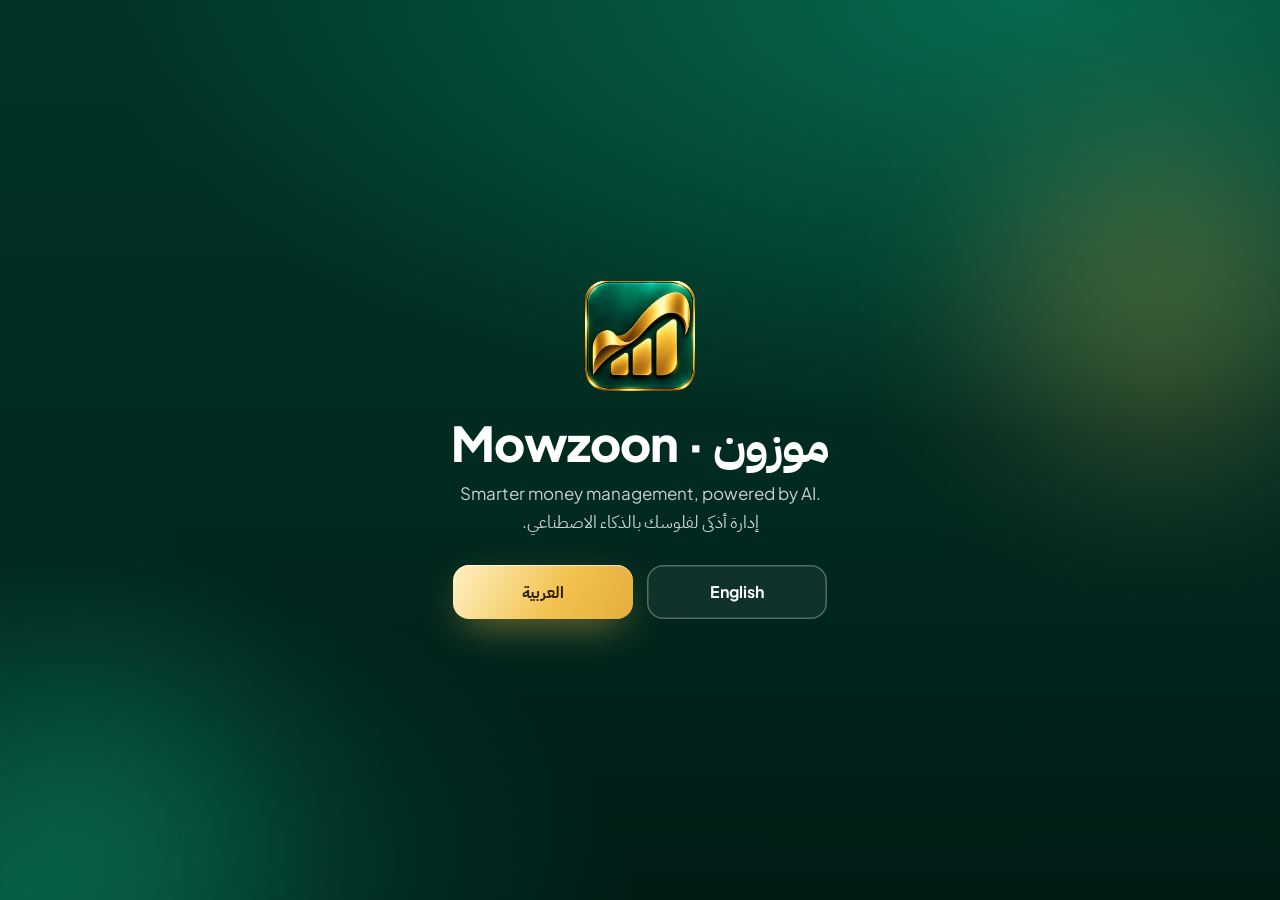
<file: index.html>
<!doctype html>
<html lang="en" dir="ltr" class="no-js">
<head>
  <meta charset="utf-8">
  <meta name="viewport" content="width=device-width, initial-scale=1, viewport-fit=cover">
  <script>
    document.documentElement.className = document.documentElement.className.replace("no-js", "js");
    // A visitor who already chose a language goes straight to it.
    (function () {
      try {
        var saved = window.localStorage.getItem("mowzoon-lang");
        if (saved === "ar" || saved === "en") window.location.replace(saved + "/");
      } catch (e) {}
    })();
  </script>
  <title>Mowzoon – AI Budget &amp; Expense Tracker for GCC | موزون</title>
  <meta name="description" content="Track expenses, plan budgets, scan receipts and get AI money insights with Mowzoon, built for the GCC. | تابع مصاريفك ورتّب ميزانيتك مع موزون.">
  <meta name="robots" content="index, follow, max-image-preview:large">
  <meta name="theme-color" content="#012a20">
  <link rel="canonical" href="https://mawzun.site/">
  <link rel="alternate" hreflang="en" href="https://mawzun.site/en/">
  <link rel="alternate" hreflang="ar" href="https://mawzun.site/ar/">
  <link rel="alternate" hreflang="x-default" href="https://mawzun.site/">
  <meta property="og:type" content="website">
  <meta property="og:site_name" content="Mowzoon">
  <meta property="og:title" content="Mowzoon – Smarter Money Management with AI">
  <meta property="og:description" content="Track expenses, manage budgets, scan receipts, and understand your money with an AI-powered finance app built for GCC users.">
  <meta property="og:url" content="https://mawzun.site/">
  <meta property="og:image" content="https://mawzun.site/assets/img/og-en.jpg">
  <meta property="og:image:width" content="1200">
  <meta property="og:image:height" content="630">
  <meta name="twitter:card" content="summary_large_image">
  <meta name="twitter:title" content="Take control of your money with Mowzoon">
  <meta name="twitter:description" content="A smarter AI-powered way to track expenses, manage budgets, and understand your finances.">
  <meta name="twitter:image" content="https://mawzun.site/assets/img/og-en.jpg">
  <link rel="icon" href="favicon.ico" sizes="any">
  <link rel="icon" href="favicon.png" type="image/png">
  <link rel="apple-touch-icon" href="apple-touch-icon.png">
  <link rel="manifest" href="site.webmanifest">
  <link rel="preconnect" href="https://fonts.googleapis.com">
  <link rel="preconnect" href="https://fonts.gstatic.com" crossorigin>
  <link rel="stylesheet" href="https://fonts.googleapis.com/css2?family=IBM+Plex+Sans+Arabic:wght@400;500;600;700&amp;family=Plus+Jakarta+Sans:wght@500;600;700;800&amp;display=swap">
  <link rel="stylesheet" href="assets/css/main.css">
  <script type="application/ld+json">
  {
    "@context": "https://schema.org",
    "@graph": [
      {
        "@type": "Organization",
        "@id": "https://mawzun.site/#organization",
        "name": "Mowzoon",
        "alternateName": "موزون",
        "url": "https://mawzun.site/",
        "logo": "https://mawzun.site/assets/img/logo-192.png",
        "email": "support@mawzun.site"
      },
      {
        "@type": "WebSite",
        "@id": "https://mawzun.site/#website",
        "url": "https://mawzun.site/",
        "name": "Mowzoon",
        "alternateName": "موزون",
        "inLanguage": ["en", "ar"],
        "publisher": { "@id": "https://mawzun.site/#organization" }
      }
    ]
  }
  </script>
</head>
<body>
  <main class="chooser">
    <div class="glow glow--gold" aria-hidden="true"></div>
    <div class="glow glow--mint" aria-hidden="true"></div>
    <div>
      <img src="assets/img/logo-192.png" width="110" height="110" alt="Mowzoon logo">
      <h1>Mowzoon <span lang="ar">· موزون</span></h1>
      <p>Smarter money management, powered by AI.<br><span lang="ar" dir="rtl">إدارة أذكى لفلوسك بالذكاء الاصطناعي.</span></p>
      <div class="choices">
        <a class="btn btn--gold" href="ar/" hreflang="ar" lang="ar" data-lang="ar">العربية</a>
        <a class="btn btn--ghost" href="en/" hreflang="en" data-lang="en">English</a>
      </div>
    </div>
  </main>
  <script src="assets/js/main.js" defer></script>
</body>
</html>
</file>
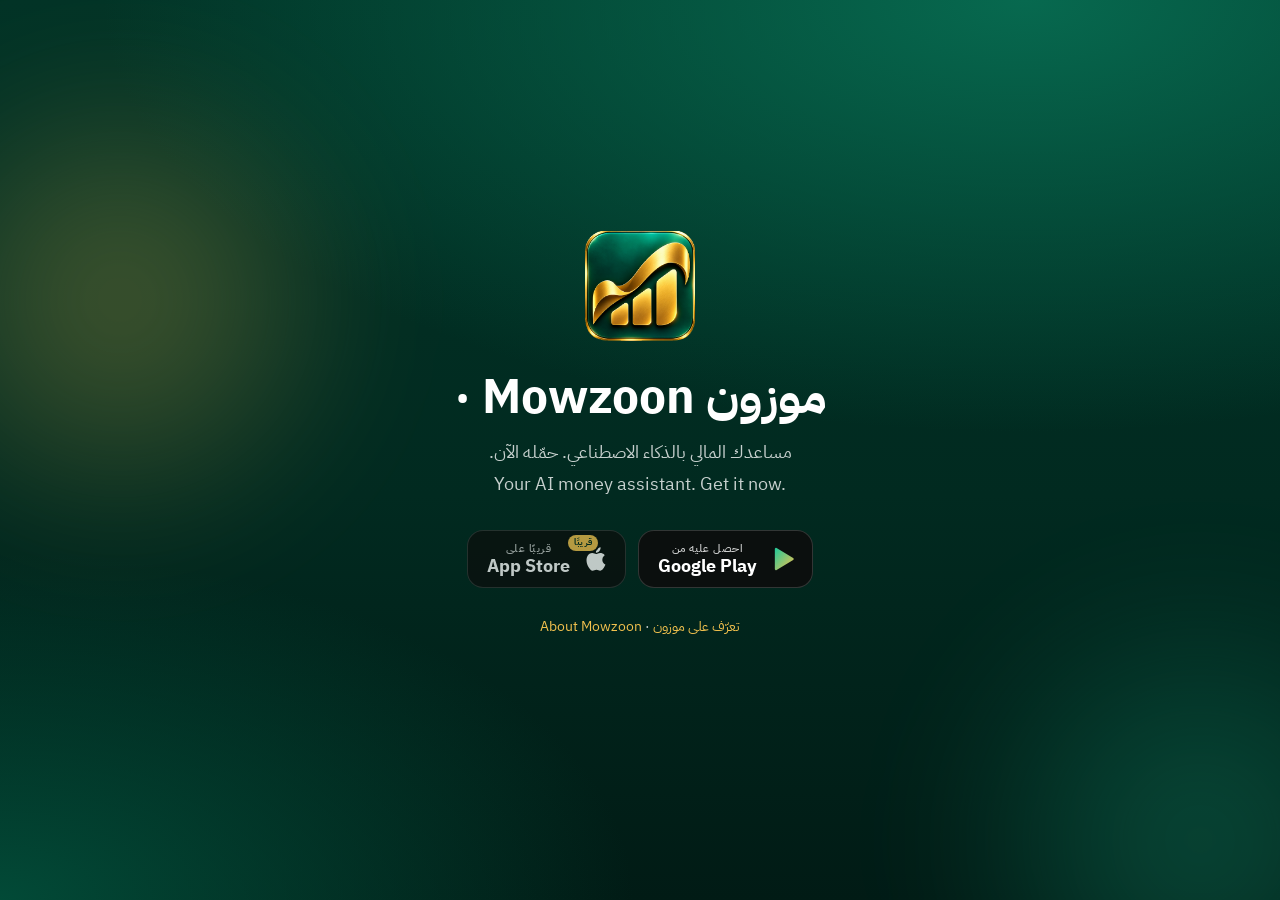
<file: app/index.html>
<!doctype html>
<html lang="ar" dir="rtl" class="no-js">
<head>
  <meta charset="utf-8">
  <meta name="viewport" content="width=device-width, initial-scale=1, viewport-fit=cover">
  <script>
    // mawzun.site/app — one link to hand out for every phone. Android goes to
    // Google Play; an iPhone or iPad goes to the App Store once APP_STORE is
    // set, and meanwhile sees "coming soon"; a computer sees both stores.
    // (.htaccess already sends Android to Google Play before this page loads;
    // this covers hosts without it and in-app browsers.)
    var PLAY = "https://play.google.com/store/apps/details?id=app.mowzoon";
    var APP_STORE = ""; // e.g. "https://apps.apple.com/app/id0000000000" — fill in when the iPhone app is live

    var ua = navigator.userAgent || "";
    var isAndroid = /android/i.test(ua);
    // iPadOS reports itself as a Mac; a touch screen gives it away.
    var isIOS = /iPad|iPhone|iPod/.test(ua) || (navigator.platform === "MacIntel" && navigator.maxTouchPoints > 1);

    if (isAndroid) {
      window.location.replace(PLAY);
    } else if (isIOS && APP_STORE) {
      window.location.replace(APP_STORE);
    }
    document.documentElement.className = "js" + (isIOS ? " is-ios" : "") + (isAndroid ? " is-android" : "");
  </script>
  <title>تحميل موزون · Get Mowzoon</title>
  <meta name="description" content="حمّل موزون، مساعدك المالي بالذكاء الاصطناعي. Get Mowzoon, the AI money app for the GCC.">
  <meta name="robots" content="noindex, follow">
  <meta name="theme-color" content="#012a20">
  <link rel="canonical" href="https://mawzun.site/">
  <meta property="og:type" content="website">
  <meta property="og:site_name" content="Mowzoon">
  <meta property="og:title" content="حمّل موزون · Get Mowzoon">
  <meta property="og:description" content="مساعدك المالي بالذكاء الاصطناعي — على Google Play، وقريبًا على App Store.">
  <meta property="og:url" content="https://mawzun.site/app">
  <meta property="og:image" content="https://mawzun.site/assets/img/og-ar.jpg">
  <meta name="twitter:card" content="summary_large_image">
  <meta name="twitter:image" content="https://mawzun.site/assets/img/og-ar.jpg">
  <link rel="icon" href="../favicon.ico" sizes="any">
  <link rel="icon" href="../favicon.png" type="image/png">
  <link rel="apple-touch-icon" href="../apple-touch-icon.png">
  <link rel="preconnect" href="https://fonts.googleapis.com">
  <link rel="preconnect" href="https://fonts.gstatic.com" crossorigin>
  <link rel="stylesheet" href="https://fonts.googleapis.com/css2?family=IBM+Plex+Sans+Arabic:wght@400;500;600;700&amp;family=Plus+Jakarta+Sans:wght@500;600;700;800&amp;display=swap">
  <link rel="stylesheet" href="../assets/css/main.css">
  <style>
    .chooser .store-badges { justify-content: center; margin-top: 8px; }
    .chooser .note { font-size: 14px; margin: 18px 0 0; }
    .chooser .ios-only { display: none; }
    .is-ios .chooser .ios-only { display: block; }
    .is-ios .chooser .not-ios { display: none; }
    .chooser .links { margin-top: 26px; font-size: 14px; }
    .chooser .links a { color: #f2c14e; }
  </style>
</head>
<body>
  <svg width="0" height="0" style="position:absolute" aria-hidden="true">
    <symbol id="i-play" viewBox="0 0 24 24"><defs><linearGradient id="play-g" x1="0" y1="0" x2="1" y2="1"><stop offset="0" stop-color="#1fc99a"/><stop offset="1" stop-color="#f2c14e"/></linearGradient></defs><path d="M5 3.4v17.2a1 1 0 0 0 1.5.86l14.2-8.6a1 1 0 0 0 0-1.72L6.5 2.54A1 1 0 0 0 5 3.4z" fill="url(#play-g)"/></symbol>
    <symbol id="i-apple" viewBox="0 0 24 24"><path fill="currentColor" d="M18.71 19.5c-.83 1.24-1.71 2.45-3.05 2.47-1.34.03-1.77-.79-3.29-.79-1.53 0-2 .77-3.27.82-1.31.05-2.3-1.32-3.14-2.53C4.25 17 2.94 12.45 4.7 9.39c.87-1.52 2.43-2.48 4.12-2.51 1.28-.02 2.5.87 3.29.87.78 0 2.26-1.07 3.81-.91.65.03 2.47.26 3.64 1.98-.09.06-2.17 1.28-2.15 3.81.03 3.02 2.65 4.03 2.68 4.04-.03.07-.42 1.44-1.38 2.83M13 3.5c.73-.83 1.94-1.46 2.94-1.5.13 1.17-.34 2.35-1.04 3.19-.69.85-1.83 1.51-2.95 1.42-.15-1.15.41-2.35 1.05-3.11z"/></symbol>
  </svg>

  <main class="chooser">
    <div class="glow glow--gold" aria-hidden="true"></div>
    <div class="glow glow--mint" aria-hidden="true"></div>
    <div>
      <img src="../assets/img/logo-192.png" width="110" height="110" alt="شعار موزون">
      <h1>موزون <span lang="en" dir="ltr">· Mowzoon</span></h1>

      <p class="not-ios">مساعدك المالي بالذكاء الاصطناعي. حمّله الآن.<br><span lang="en" dir="ltr">Your AI money assistant. Get it now.</span></p>
      <p class="ios-only">نسخة الآيفون قريبًا على App Store. نتشرّف بزيارتك وقتها!<br><span lang="en" dir="ltr">The iPhone version is coming soon to the App Store.</span></p>

      <div class="store-badges">
        <a class="store-badge not-ios" href="https://play.google.com/store/apps/details?id=app.mowzoon" rel="noopener" aria-label="حمّل موزون من Google Play">
          <svg aria-hidden="true"><use href="#i-play"/></svg>
          <span><small>احصل عليه من</small><strong>Google Play</strong></span>
        </a>
        <span class="store-badge store-badge--soon" aria-label="نسخة App Store قريبًا">
          <span class="store-badge__icon">
            <svg aria-hidden="true" style="color:#fff"><use href="#i-apple"/></svg>
            <span class="store-badge__tag" aria-hidden="true">قريبًا</span>
          </span>
          <span><small>قريبًا على</small><strong>App Store</strong></span>
        </span>
      </div>

      <p class="links"><a href="../ar/">تعرّف على موزون</a> · <a href="../en/" lang="en">About Mowzoon</a></p>
    </div>
  </main>
</body>
</html>
</file>
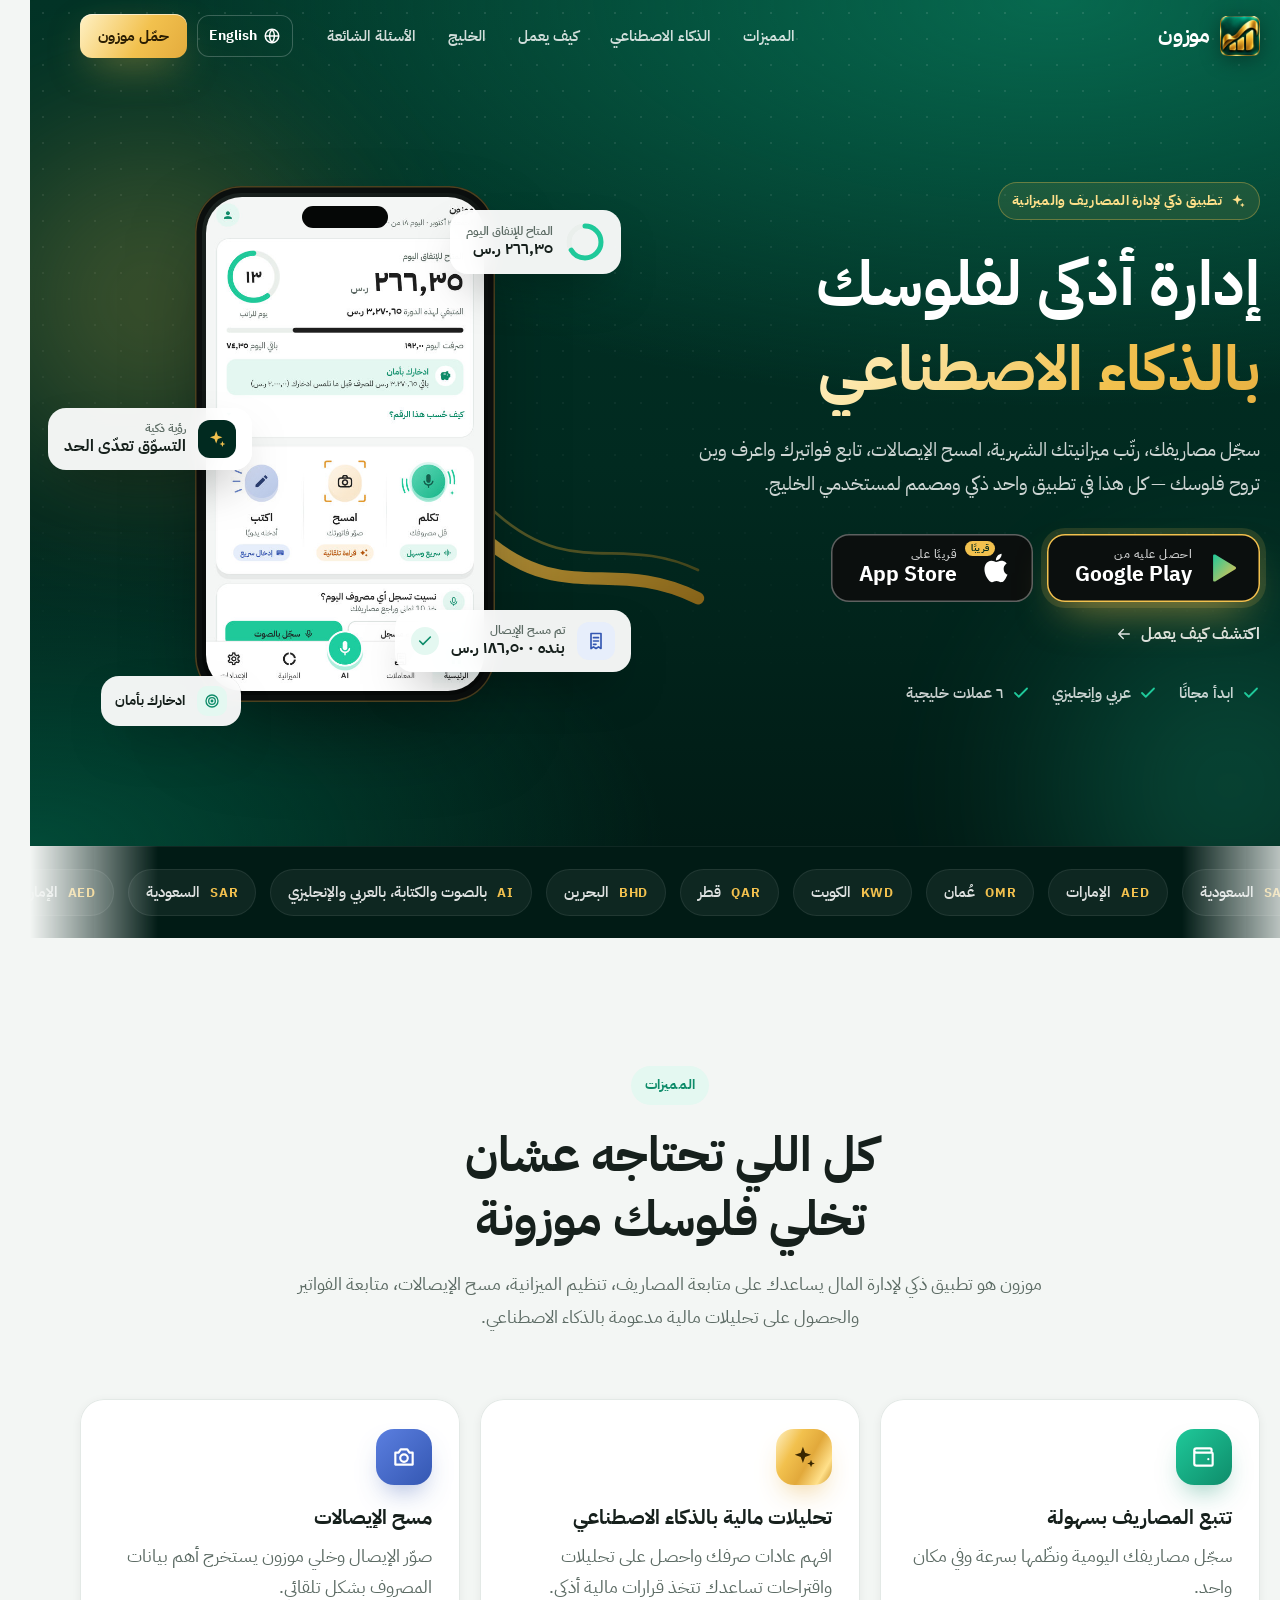
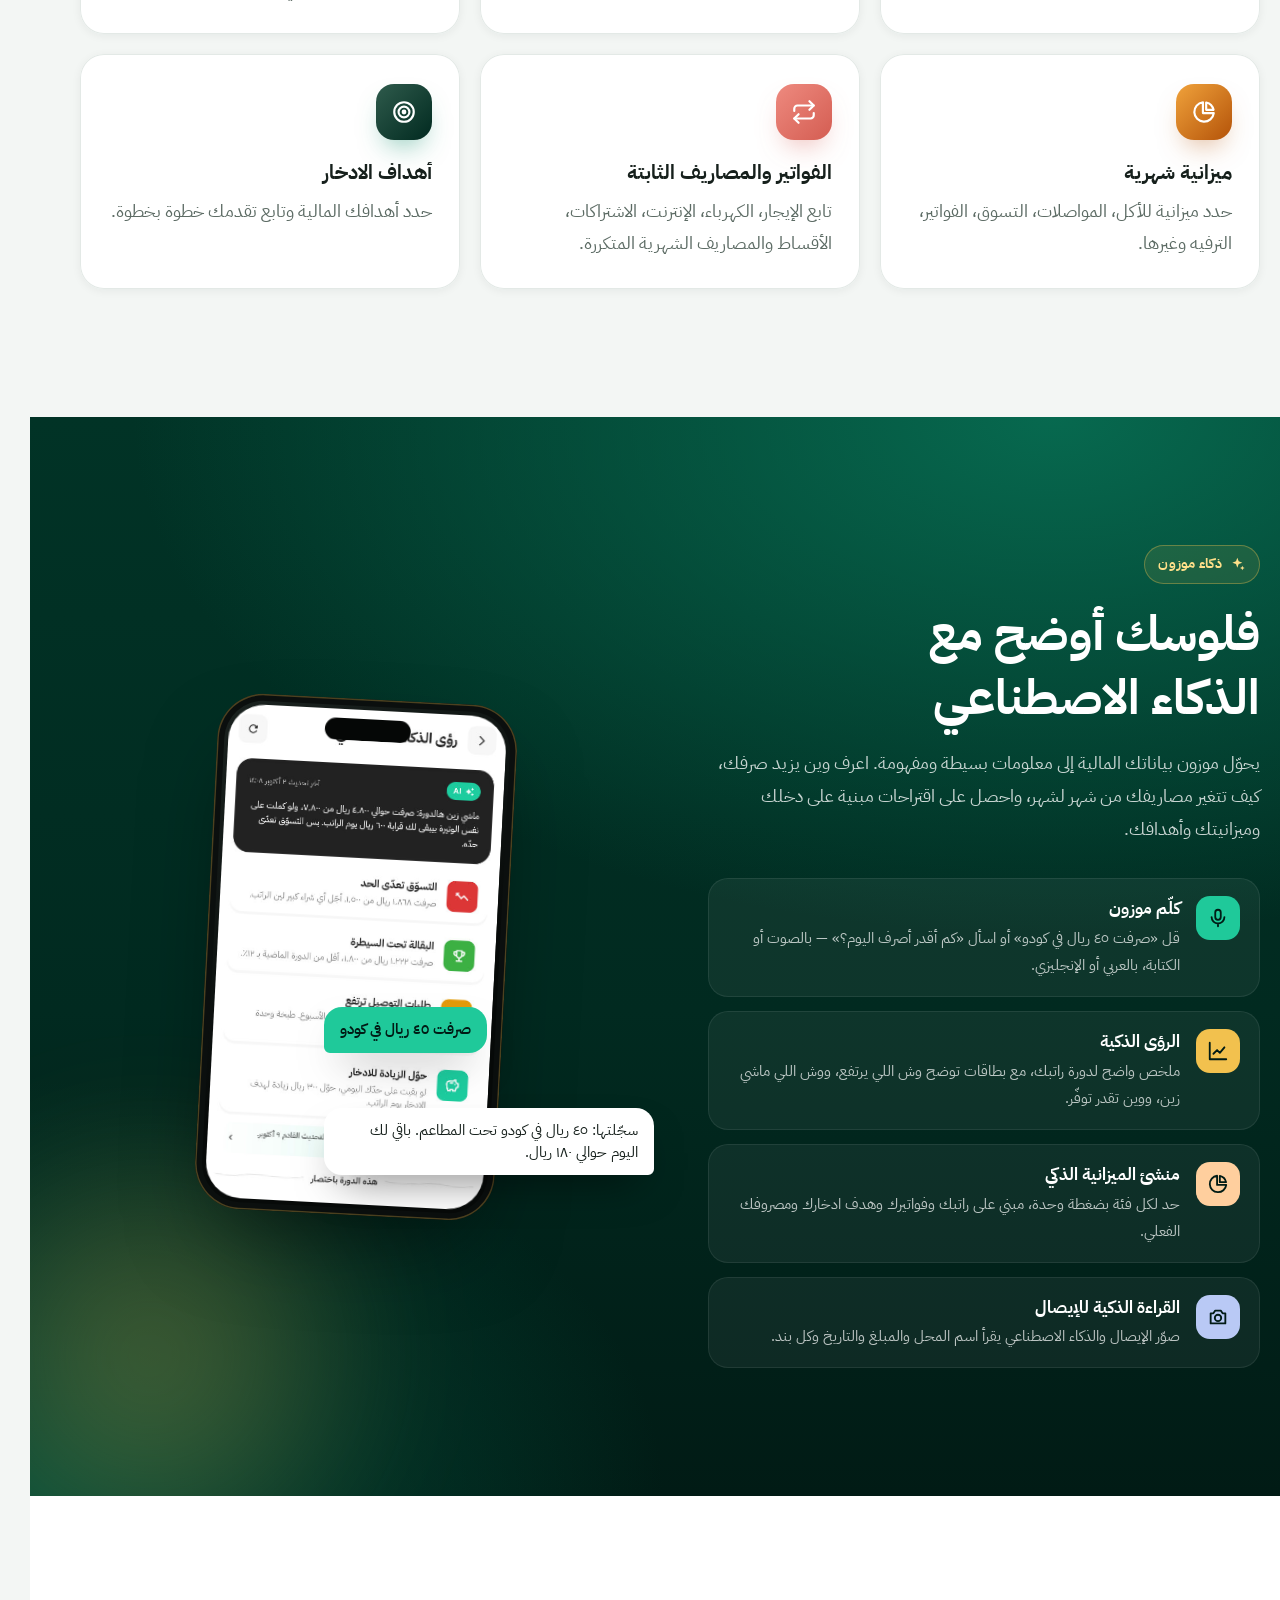
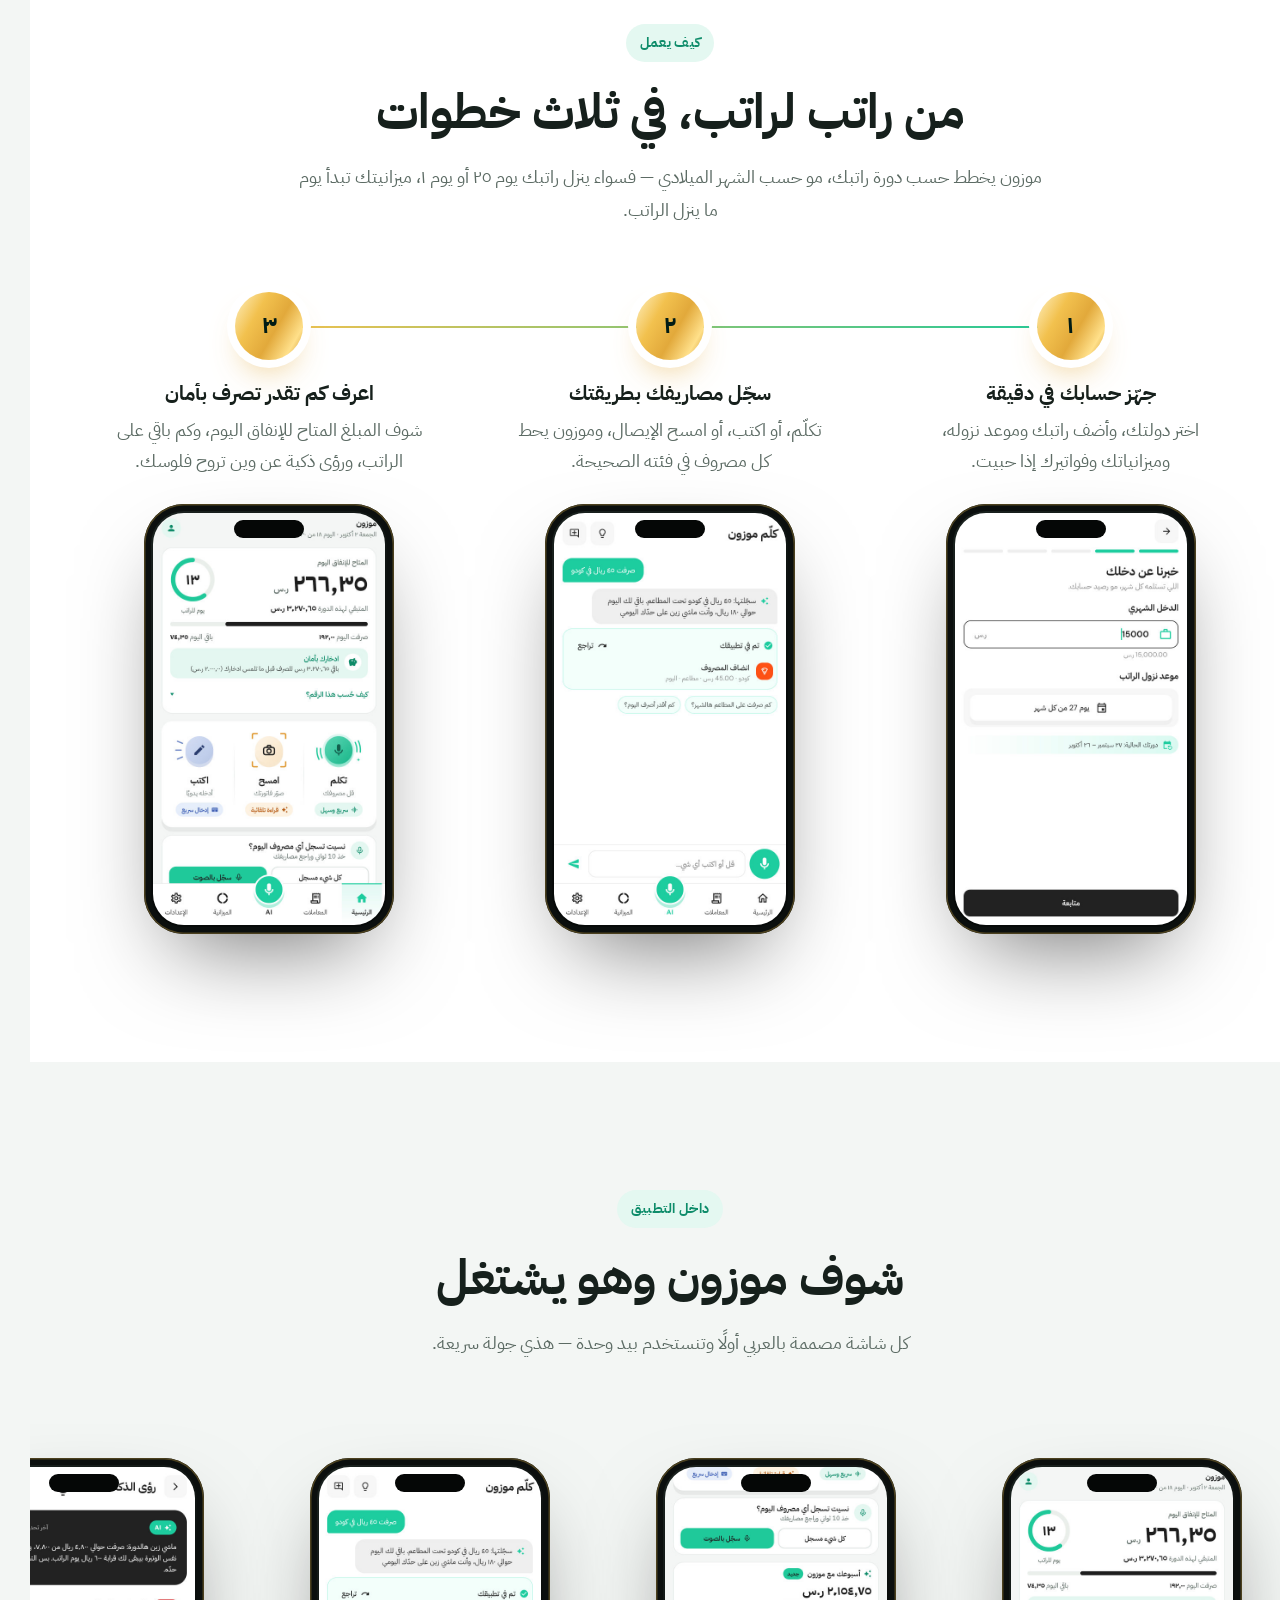
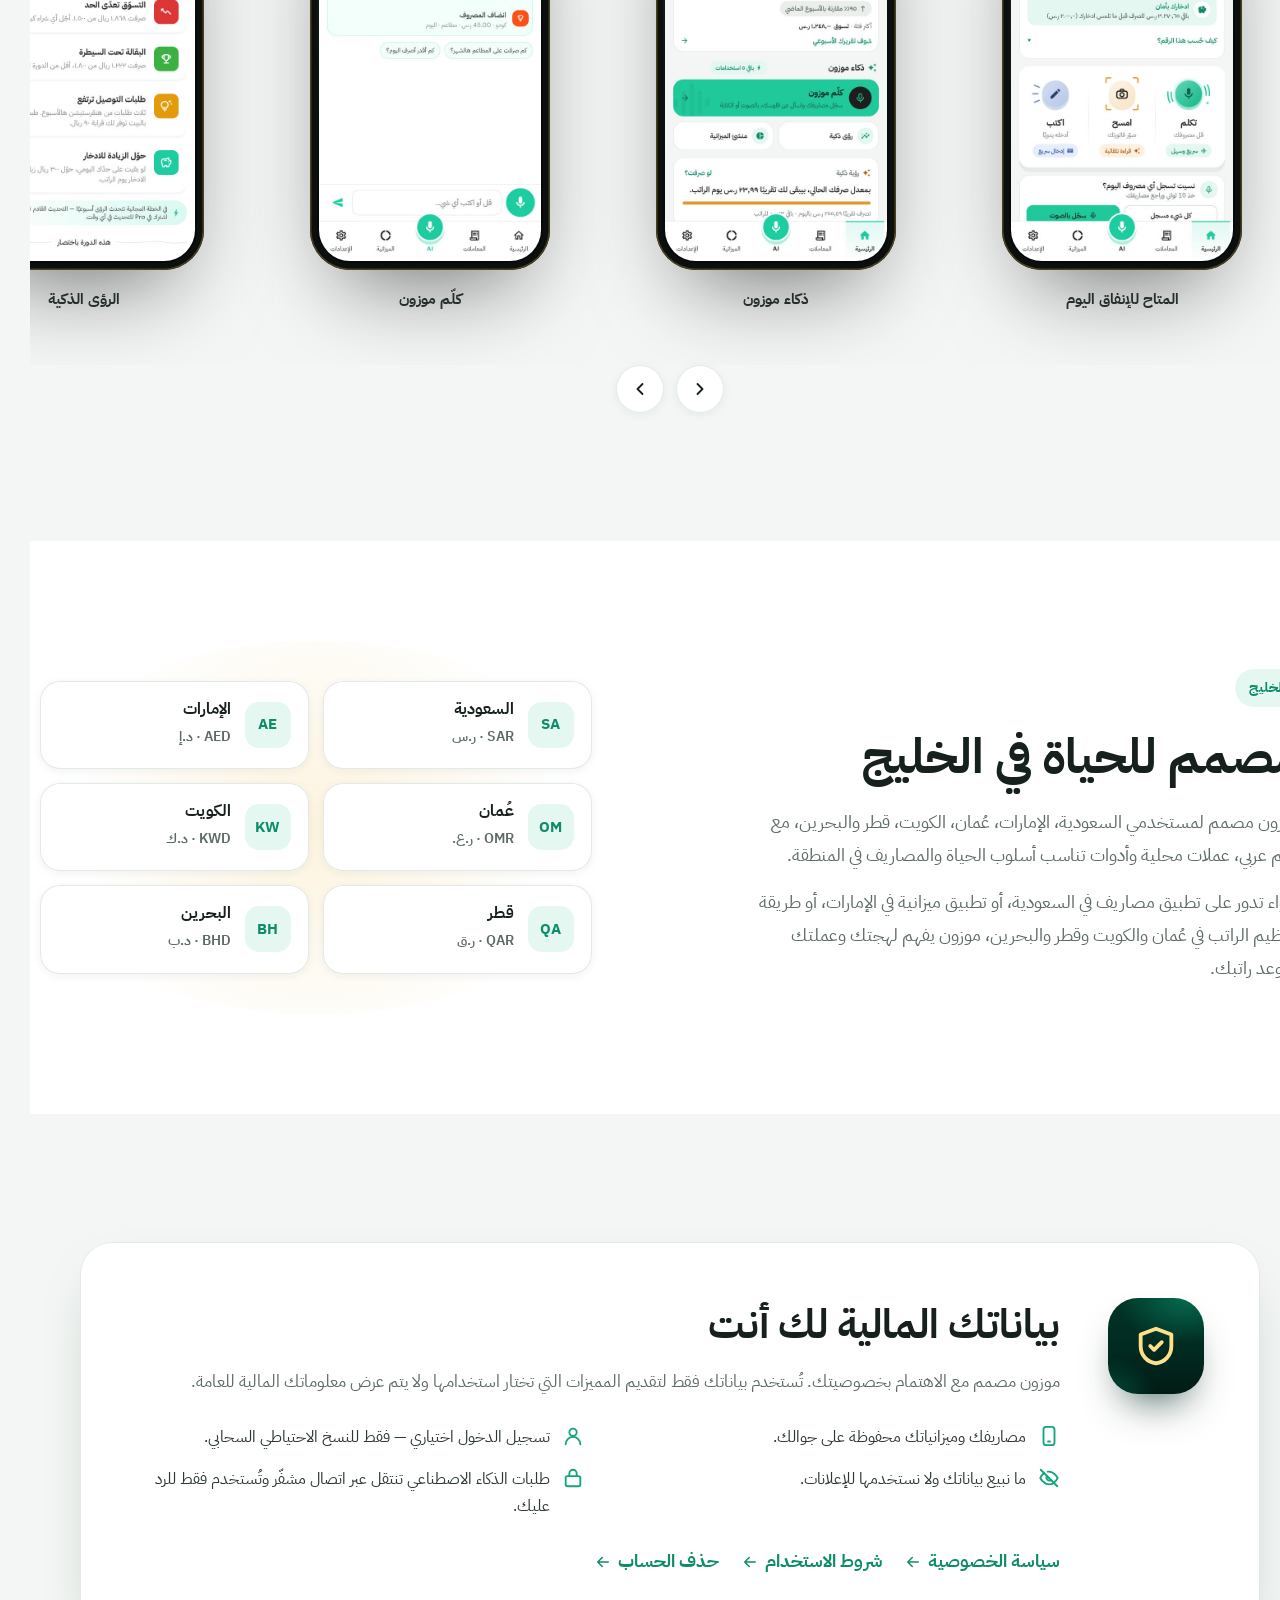
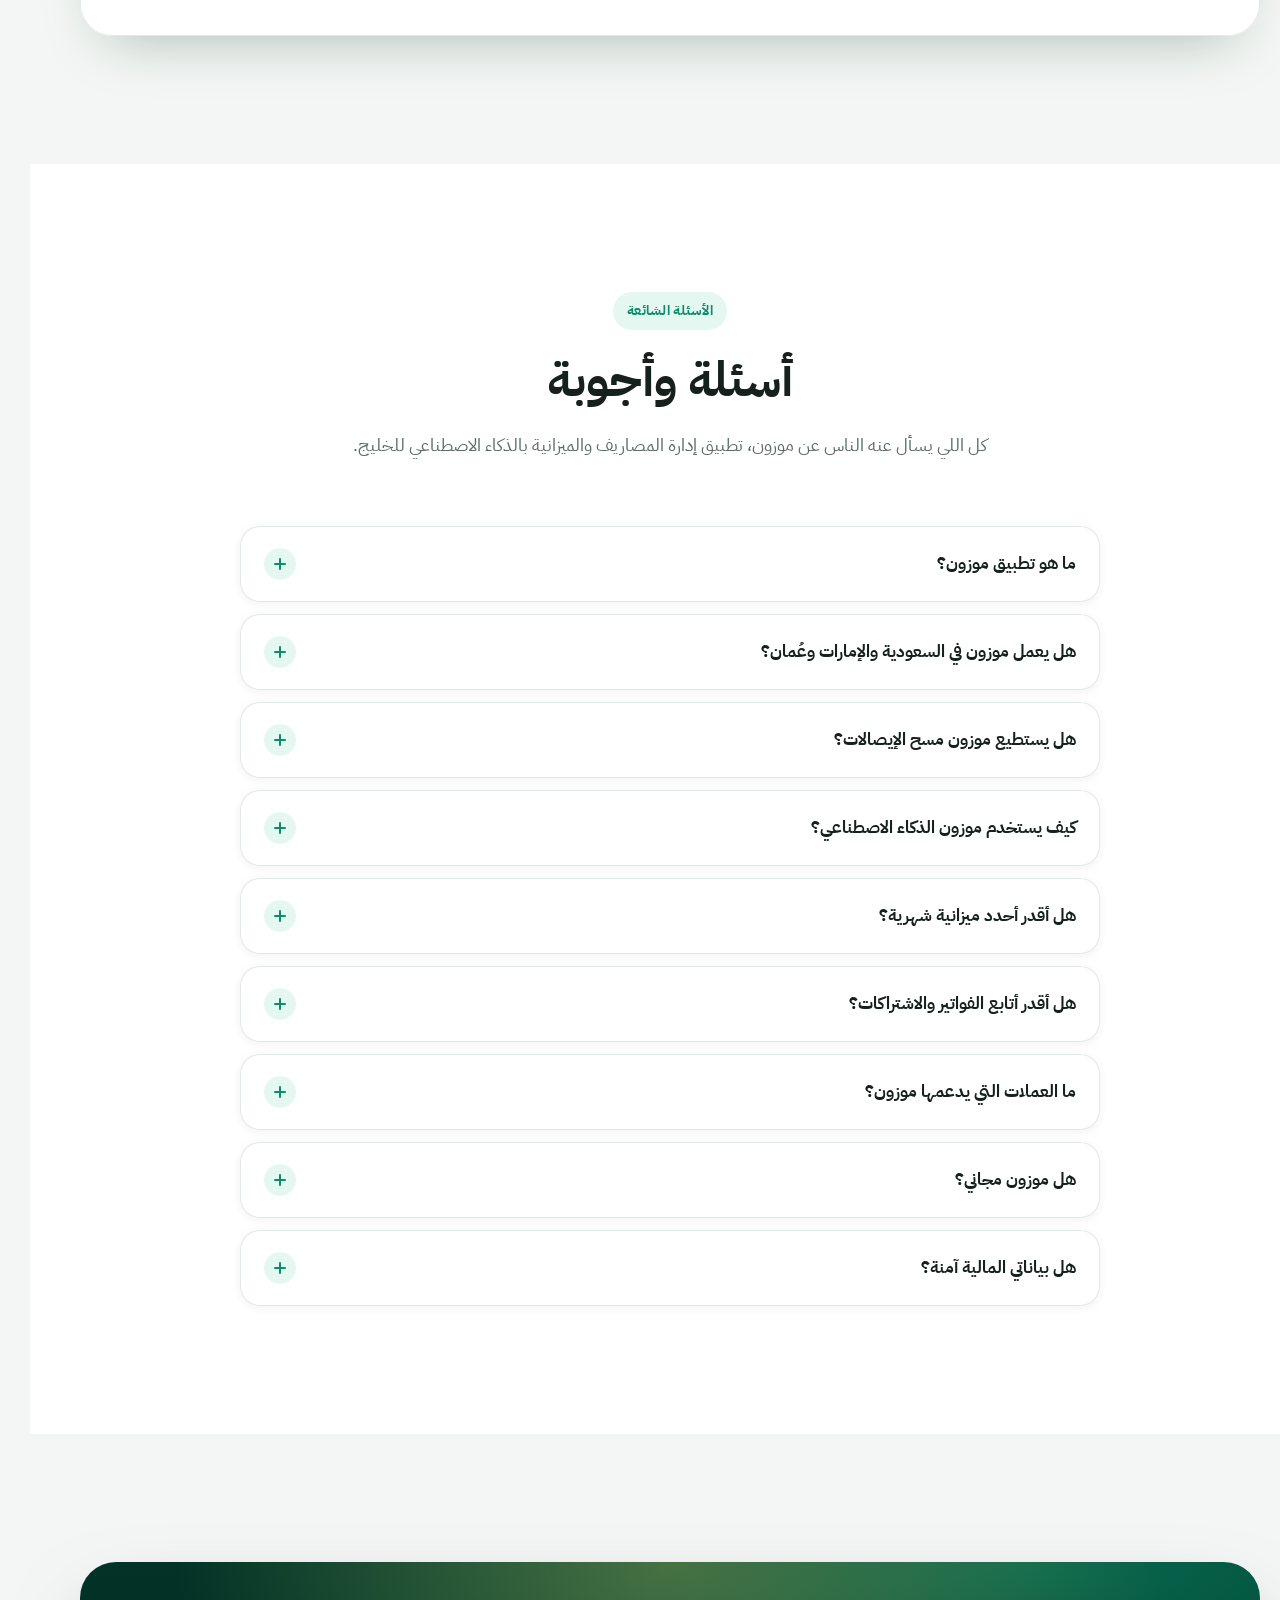
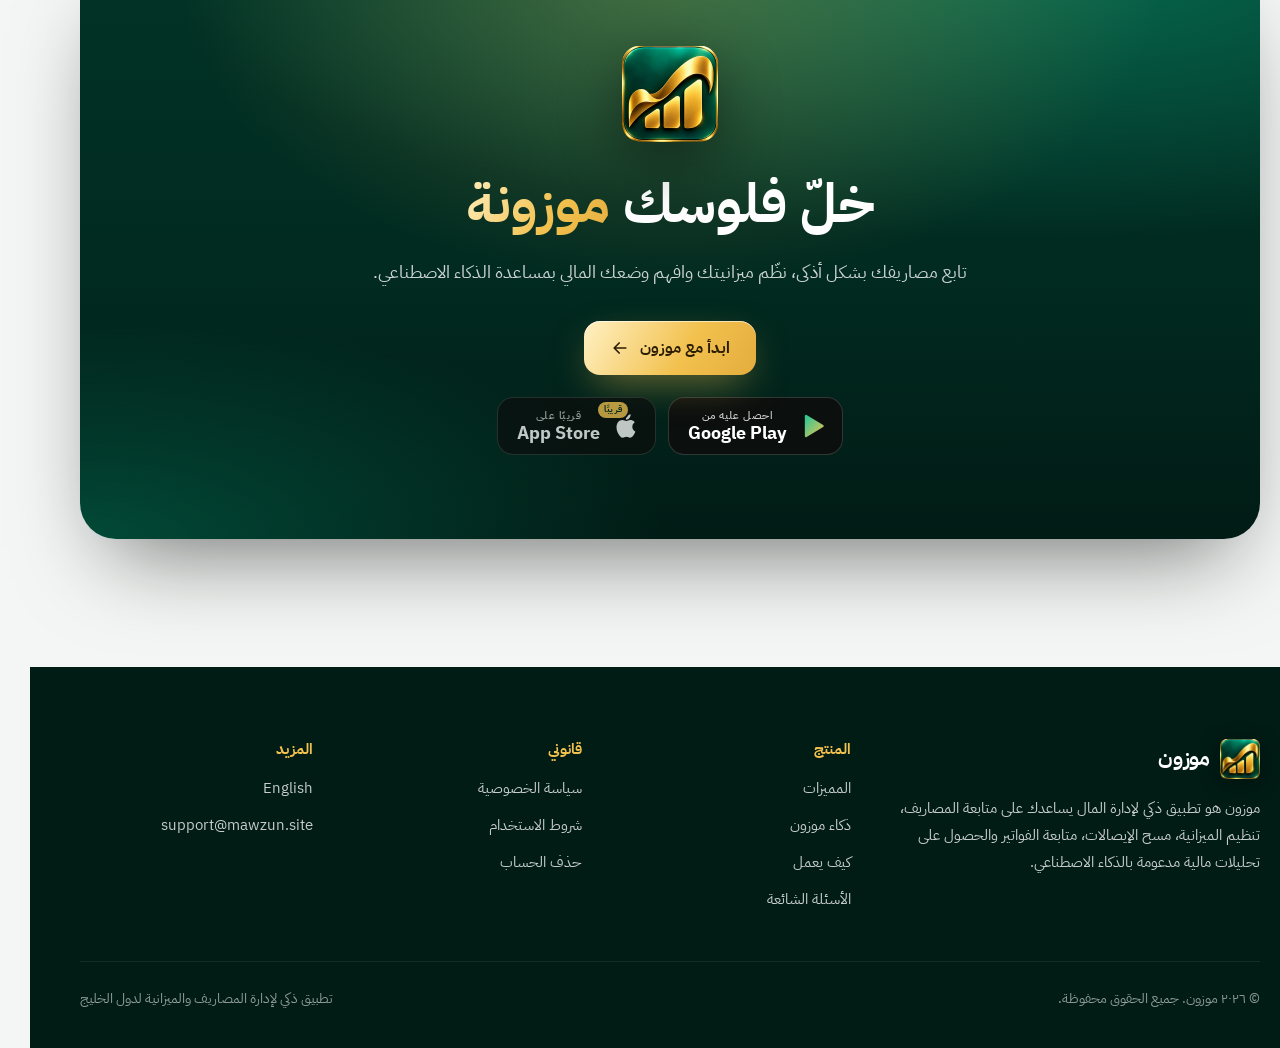
<file: ar/index.html>
<!doctype html>
<html lang="ar" dir="rtl" class="no-js">
<head>
  <meta charset="utf-8">
  <meta name="viewport" content="width=device-width, initial-scale=1, viewport-fit=cover">
  <script>document.documentElement.className = document.documentElement.className.replace("no-js", "js");</script>
  <title>موزون – إدارة المصاريف والميزانية بالذكاء الاصطناعي</title>
  <meta name="description" content="تابع مصاريفك، رتّب ميزانيتك، امسح الإيصالات، أدر فواتيرك واحصل على تحليلات مالية ذكية مع موزون، المصمم لمستخدمي الخليج.">
  <meta name="keywords" content="تطبيق مصاريف, تطبيق ميزانية, إدارة المصاريف, تتبع المصاريف, تنظيم المصاريف, ميزانية شهرية, إدارة الميزانية, تطبيق إدارة المال, تطبيق مالي, تطبيق مصاريف السعودية, تطبيق ميزانية السعودية, تتبع المصاريف السعودية, تطبيق مصاريف الإمارات, تطبيق ميزانية الإمارات, تطبيق مصاريف عمان, إدارة المصاريف في الخليج, تطبيق مالي خليجي, الميزانية الشخصية, إدارة الراتب, تنظيم الراتب, متابعة الفواتير, متابعة الأقساط, تطبيق ادخار, أهداف الادخار, مسح الإيصالات, تحليل المصاريف بالذكاء الاصطناعي, إدارة المال بالذكاء الاصطناعي, تطبيق ميزانية بالذكاء الاصطناعي">
  <meta name="robots" content="index, follow, max-image-preview:large, max-snippet:-1, max-video-preview:-1">
  <meta name="author" content="موزون">
  <meta name="application-name" content="موزون">
  <meta name="theme-color" content="#012a20">
  <link rel="canonical" href="https://mawzun.site/ar/">
  <link rel="alternate" hreflang="ar" href="https://mawzun.site/ar/">
  <link rel="alternate" hreflang="en" href="https://mawzun.site/en/">
  <link rel="alternate" hreflang="x-default" href="https://mawzun.site/">

  <meta property="og:type" content="website">
  <meta property="og:site_name" content="موزون">
  <meta property="og:title" content="موزون – إدارة أذكى لفلوسك بالذكاء الاصطناعي">
  <meta property="og:description" content="تابع مصاريفك، نظّم ميزانيتك، امسح الإيصالات وافهم فلوسك مع تطبيق ذكي مصمم لمستخدمي الخليج.">
  <meta property="og:url" content="https://mawzun.site/ar/">
  <meta property="og:image" content="https://mawzun.site/assets/img/og-ar.jpg">
  <meta property="og:image:width" content="1200">
  <meta property="og:image:height" content="630">
  <meta property="og:image:alt" content="موزون – إدارة أذكى لفلوسك بالذكاء الاصطناعي، على شاشتي جوال">
  <meta property="og:locale" content="ar_SA">
  <meta property="og:locale:alternate" content="en_US">
  <meta name="twitter:card" content="summary_large_image">
  <meta name="twitter:title" content="موزون – إدارة أذكى لفلوسك بالذكاء الاصطناعي">
  <meta name="twitter:description" content="تابع مصاريفك، نظّم ميزانيتك، امسح الإيصالات وافهم فلوسك مع تطبيق ذكي مصمم لمستخدمي الخليج.">
  <meta name="twitter:image" content="https://mawzun.site/assets/img/og-ar.jpg">

  <link rel="icon" href="../favicon.ico" sizes="any">
  <link rel="icon" href="../favicon.png" type="image/png">
  <link rel="apple-touch-icon" href="../apple-touch-icon.png">
  <link rel="manifest" href="../site.webmanifest">

  <link rel="preconnect" href="https://fonts.googleapis.com">
  <link rel="preconnect" href="https://fonts.gstatic.com" crossorigin>
  <link rel="stylesheet" href="https://fonts.googleapis.com/css2?family=IBM+Plex+Sans+Arabic:wght@400;500;600;700&amp;family=Plus+Jakarta+Sans:wght@500;600;700;800&amp;display=swap">
  <link rel="preload" as="image" href="../assets/img/screens/ar/home.jpg" fetchpriority="high">
  <link rel="stylesheet" href="../assets/css/main.css">

  <script type="application/ld+json">
  {
    "@context": "https://schema.org",
    "@graph": [
      {
        "@type": "Organization",
        "@id": "https://mawzun.site/#organization",
        "name": "Mowzoon",
        "alternateName": "موزون",
        "url": "https://mawzun.site/",
        "logo": {
          "@type": "ImageObject",
          "url": "https://mawzun.site/assets/img/logo-192.png",
          "width": 192,
          "height": 192
        },
        "email": "support@mawzun.site",
        "areaServed": ["SA", "AE", "OM", "KW", "QA", "BH"]
      },
      {
        "@type": "WebSite",
        "@id": "https://mawzun.site/#website",
        "url": "https://mawzun.site/",
        "name": "Mowzoon",
        "alternateName": "موزون",
        "inLanguage": ["ar", "en"],
        "publisher": { "@id": "https://mawzun.site/#organization" }
      },
      {
        "@type": "WebPage",
        "@id": "https://mawzun.site/ar/#webpage",
        "url": "https://mawzun.site/ar/",
        "name": "موزون – إدارة المصاريف والميزانية بالذكاء الاصطناعي",
        "description": "تابع مصاريفك، رتّب ميزانيتك، امسح الإيصالات، أدر فواتيرك واحصل على تحليلات مالية ذكية مع موزون، المصمم لمستخدمي الخليج.",
        "inLanguage": "ar",
        "isPartOf": { "@id": "https://mawzun.site/#website" },
        "about": { "@id": "https://mawzun.site/#app" },
        "primaryImageOfPage": { "@type": "ImageObject", "url": "https://mawzun.site/assets/img/og-ar.jpg" }
      },
      {
        "@type": "MobileApplication",
        "@id": "https://mawzun.site/#app",
        "name": "موزون",
        "alternateName": ["Mowzoon", "موزون - إدارة المصاريف والميزانية بالذكاء الاصطناعي"],
        "description": "موزون هو تطبيق ذكي لإدارة المال يساعدك على متابعة المصاريف، تنظيم الميزانية، مسح الإيصالات، متابعة الفواتير والحصول على تحليلات مالية مدعومة بالذكاء الاصطناعي.",
        "applicationCategory": "FinanceApplication",
        "applicationSubCategory": "تطبيق ذكي لإدارة المصاريف والميزانية",
        "operatingSystem": "Android",
        "inLanguage": ["ar", "en"],
        "countriesSupported": ["SA", "AE", "OM", "KW", "QA", "BH"],
        "url": "https://mawzun.site/ar/",
        "downloadUrl": "https://play.google.com/store/apps/details?id=app.mowzoon",
        "installUrl": "https://play.google.com/store/apps/details?id=app.mowzoon",
        "image": "https://mawzun.site/assets/img/logo-192.png",
        "screenshot": [
          "https://mawzun.site/assets/img/screens/ar/home.jpg",
          "https://mawzun.site/assets/img/screens/ar/talk_conversation.jpg",
          "https://mawzun.site/assets/img/screens/ar/ai_insights.jpg",
          "https://mawzun.site/assets/img/screens/ar/budget.jpg",
          "https://mawzun.site/assets/img/screens/ar/budget_builder_plan.jpg",
          "https://mawzun.site/assets/img/screens/ar/recurring_bills.jpg"
        ],
        "featureList": [
          "تتبع المصاريف بسهولة",
          "تحليلات مالية بالذكاء الاصطناعي",
          "مسح الإيصالات",
          "ميزانية شهرية",
          "الفواتير والمصاريف الثابتة",
          "أهداف الادخار",
          "كلّم موزون بالصوت أو الكتابة",
          "منشئ الميزانية الذكي",
          "العربية والإنجليزية",
          "SAR وAED وOMR وKWD وQAR وBHD وUSD"
        ],
        "offers": {
          "@type": "Offer",
          "price": "0",
          "priceCurrency": "USD",
          "category": "free",
          "description": "خطة مجانية، مع اشتراك اختياري في موزون برو"
        },
        "publisher": { "@id": "https://mawzun.site/#organization" },
        "privacyPolicy": "https://mawzun.site/ar/privacy-policy/",
        "termsOfService": "https://mawzun.site/ar/terms-of-use/"
      },
      {
        "@type": "FAQPage",
        "@id": "https://mawzun.site/ar/#faq",
        "inLanguage": "ar",
        "mainEntity": [
          {
            "@type": "Question",
            "name": "ما هو تطبيق موزون؟",
            "acceptedAnswer": { "@type": "Answer", "text": "موزون تطبيق ذكي لإدارة المصاريف والميزانية مصمم لمستخدمي الخليج. يساعدك تسجّل مصاريفك بالصوت أو الكتابة أو بمسح الإيصال، وتخطط ميزانيتك الشهرية حسب راتبك، وتتابع فواتيرك الثابتة وأهداف الادخار، وتحصل على تحليلات بالذكاء الاصطناعي توضّح لك وين تروح فلوسك. يدعم العربية والإنجليزية." }
          },
          {
            "@type": "Question",
            "name": "هل يعمل موزون في السعودية والإمارات وعُمان؟",
            "acceptedAnswer": { "@type": "Answer", "text": "نعم. موزون مصمم للسعودية والإمارات وعُمان والكويت وقطر والبحرين، مع عملة كل دولة ودعم كامل للعربية. التطبيق متوفر لأجهزة أندرويد على Google Play، ونسخة الآيفون قريبًا." }
          },
          {
            "@type": "Question",
            "name": "هل يستطيع موزون مسح الإيصالات؟",
            "acceptedAnswer": { "@type": "Answer", "text": "نعم. صوّر الإيصال ويقرأ موزون المبلغ والتاريخ واسم المحل ويسجّل المصروف لك. ومع القراءة الذكية للإيصال يقرأ الذكاء الاصطناعي كل بند فيه. الخطة المجانية فيها ١٠ عمليات مسح في الشهر، وموزون برو بدون حد." }
          },
          {
            "@type": "Question",
            "name": "كيف يستخدم موزون الذكاء الاصطناعي؟",
            "acceptedAnswer": { "@type": "Answer", "text": "بأربع طرق: «كلّم موزون» لتسجيل المصاريف والسؤال عن فلوسك بالصوت أو الكتابة، و«الرؤى الذكية» التي تلخّص دورة راتبك وتقترح وين توفّر، و«منشئ الميزانية الذكي» الذي يقترح حدًّا لكل فئة، و«القراءة الذكية للإيصال». وكل تغيير يسويه الذكاء الاصطناعي يظهر لك وتقدر تتراجع عنه." }
          },
          {
            "@type": "Question",
            "name": "هل أقدر أحدد ميزانية شهرية؟",
            "acceptedAnswer": { "@type": "Answer", "text": "أكيد. حدد ميزانية للأكل والمواصلات والتسوق والفواتير والترفيه وغيرها، أو خلّ منشئ الميزانية الذكي يقترحها لك حسب راتبك وفواتيرك وهدف الادخار. موزون يمشي على دورة راتبك، فشهرك يبدأ يوم الراتب، ويوضح لك كم تقدر تصرف كل يوم بأمان. وتوصلك تنبيهات عند ٨٠٪ و١٠٠٪ من حد أي فئة." }
          },
          {
            "@type": "Question",
            "name": "هل أقدر أتابع الفواتير والاشتراكات؟",
            "acceptedAnswer": { "@type": "Answer", "text": "نعم. أضف الإيجار والكهرباء والإنترنت والجوال والاشتراكات والأقساط مع مواعيد استحقاقها. يذكّرك موزون قبل موعد كل فاتورة ويحجز مبلغها في خطتك. الخطة المجانية فيها ٣ فواتير متكررة، وموزون برو بدون حد." }
          },
          {
            "@type": "Question",
            "name": "ما العملات التي يدعمها موزون؟",
            "acceptedAnswer": { "@type": "Answer", "text": "الريال السعودي (SAR)، والدرهم الإماراتي (AED)، والريال العُماني (OMR)، والدينار الكويتي (KWD)، والريال القطري (QAR)، والدينار البحريني (BHD)، والدولار الأمريكي (USD). تختار عملتك الأساسية، والمصاريف بعملة ثانية تتحوّل حسب أسعار الصرف اللي تحددها أنت." }
          },
          {
            "@type": "Question",
            "name": "هل موزون مجاني؟",
            "acceptedAnswer": { "@type": "Answer", "text": "نعم. الخطة المجانية فيها تتبّع المصاريف والميزانيات، و١٠ عمليات مسح للإيصالات و١٥ استخدامًا للذكاء الاصطناعي في الشهر، وحتى ٣ فواتير متكررة. واشتراك موزون برو الشهري أو السنوي يضيف مسحًا وفواتير بلا حدود، واستخدامًا موسّعًا للذكاء الاصطناعي، ونسخًا احتياطيًا سحابيًا. ويظهر لك السعر بعملتك المحلية في Google Play." }
          },
          {
            "@type": "Question",
            "name": "هل بياناتي المالية آمنة؟",
            "acceptedAnswer": { "@type": "Answer", "text": "مصاريفك وميزانياتك محفوظة على جوالك. تسجيل الدخول اختياري ومطلوب فقط للنسخ الاحتياطي السحابي. وعند استخدام ميزة ذكاء اصطناعي، يُرسل فقط ما تحتاجه الإجابة عبر اتصال مشفّر، ولا يُحفظ على خوادمنا ولا يُستخدم للإعلانات. وتقدر تحذف حسابك وبياناتك في أي وقت." }
          }
        ]
      }
    ]
  }
  </script>
</head>
<body>
  <svg width="0" height="0" style="position:absolute" aria-hidden="true" focusable="false">
    <defs>
      <symbol id="i-check" viewBox="0 0 24 24"><path d="M20 6 9 17l-5-5" fill="none" stroke="currentColor" stroke-width="2.4" stroke-linecap="round" stroke-linejoin="round"/></symbol>
      <symbol id="i-arrow" viewBox="0 0 24 24"><path d="M5 12h14M13 6l6 6-6 6" fill="none" stroke="currentColor" stroke-width="2" stroke-linecap="round" stroke-linejoin="round"/></symbol>
      <symbol id="i-sparkle" viewBox="0 0 24 24"><path d="M11 2.5 13 8l5.5 2L13 12l-2 5.5L9 12 3.5 10 9 8z" fill="currentColor"/><path d="M18.5 14.5 19.5 17l2.5 1-2.5 1-1 2.5-1-2.5-2.5-1 2.5-1z" fill="currentColor"/></symbol>
      <symbol id="i-mic" viewBox="0 0 24 24"><g fill="none" stroke="currentColor" stroke-width="2" stroke-linecap="round" stroke-linejoin="round"><rect x="9" y="3" width="6" height="11" rx="3"/><path d="M5 11a7 7 0 0 0 14 0M12 18v3"/></g></symbol>
      <symbol id="i-camera" viewBox="0 0 24 24"><g fill="none" stroke="currentColor" stroke-width="2" stroke-linejoin="round"><path d="M4 8h3l2-3h6l2 3h3v11H4z"/><circle cx="12" cy="13" r="3.5"/></g></symbol>
      <symbol id="i-receipt" viewBox="0 0 24 24"><g fill="none" stroke="currentColor" stroke-width="2" stroke-linecap="round" stroke-linejoin="round"><path d="M6 3h12v18l-3-2-3 2-3-2-3 2z"/><path d="M9 8h6M9 12h6M9 16h3"/></g></symbol>
      <symbol id="i-wallet" viewBox="0 0 24 24"><g fill="none" stroke="currentColor" stroke-width="2" stroke-linecap="round" stroke-linejoin="round"><path d="M19 7V5.5A1.5 1.5 0 0 0 17.5 4H5a2 2 0 0 0 0 4h14a1 1 0 0 1 1 1v10a1 1 0 0 1-1 1H5a2 2 0 0 1-2-2V6"/><path d="M16 14h.01"/></g></symbol>
      <symbol id="i-chart" viewBox="0 0 24 24"><g fill="none" stroke="currentColor" stroke-width="2" stroke-linecap="round" stroke-linejoin="round"><path d="M3 3v18h18"/><path d="m7 15 4-4 3 3 5-6"/></g></symbol>
      <symbol id="i-pie" viewBox="0 0 24 24"><g fill="none" stroke="currentColor" stroke-width="2" stroke-linejoin="round"><path d="M21 13A9 9 0 1 1 11 3v10z"/><path d="M14 3.2A9 9 0 0 1 20.8 10H14z"/></g></symbol>
      <symbol id="i-repeat" viewBox="0 0 24 24"><g fill="none" stroke="currentColor" stroke-width="2" stroke-linecap="round" stroke-linejoin="round"><path d="m17 2 4 4-4 4"/><path d="M3 11V9a3 3 0 0 1 3-3h15"/><path d="m7 22-4-4 4-4"/><path d="M21 13v2a3 3 0 0 1-3 3H3"/></g></symbol>
      <symbol id="i-target" viewBox="0 0 24 24"><g fill="none" stroke="currentColor" stroke-width="2"><circle cx="12" cy="12" r="9"/><circle cx="12" cy="12" r="5"/><circle cx="12" cy="12" r="1.2" fill="currentColor"/></g></symbol>
      <symbol id="i-shield" viewBox="0 0 24 24"><g fill="none" stroke="currentColor" stroke-width="2" stroke-linecap="round" stroke-linejoin="round"><path d="M12 3 20 6v6c0 5-3.5 8.5-8 9-4.5-.5-8-4-8-9V6z"/><path d="m9 12 2 2 4-4"/></g></symbol>
      <symbol id="i-apple" viewBox="0 0 24 24"><path fill="currentColor" d="M18.71 19.5c-.83 1.24-1.71 2.45-3.05 2.47-1.34.03-1.77-.79-3.29-.79-1.53 0-2 .77-3.27.82-1.31.05-2.3-1.32-3.14-2.53C4.25 17 2.94 12.45 4.7 9.39c.87-1.52 2.43-2.48 4.12-2.51 1.28-.02 2.5.87 3.29.87.78 0 2.26-1.07 3.81-.91.65.03 2.47.26 3.64 1.98-.09.06-2.17 1.28-2.15 3.81.03 3.02 2.65 4.03 2.68 4.04-.03.07-.42 1.44-1.38 2.83M13 3.5c.73-.83 1.94-1.46 2.94-1.5.13 1.17-.34 2.35-1.04 3.19-.69.85-1.83 1.51-2.95 1.42-.15-1.15.41-2.35 1.05-3.11z"/></symbol>
      <symbol id="i-phone" viewBox="0 0 24 24"><g fill="none" stroke="currentColor" stroke-width="2" stroke-linecap="round"><rect x="6" y="2" width="12" height="20" rx="3"/><path d="M11 18h2"/></g></symbol>
      <symbol id="i-user" viewBox="0 0 24 24"><g fill="none" stroke="currentColor" stroke-width="2" stroke-linecap="round"><circle cx="12" cy="8" r="4"/><path d="M4 21a8 8 0 0 1 16 0"/></g></symbol>
      <symbol id="i-eye-off" viewBox="0 0 24 24"><g fill="none" stroke="currentColor" stroke-width="2" stroke-linecap="round" stroke-linejoin="round"><path d="m3 3 18 18"/><path d="M10.6 5.1A10 10 0 0 1 12 5c6 0 9.5 7 9.5 7a17 17 0 0 1-3.2 4.2M6.6 6.6A17 17 0 0 0 2.5 12S6 19 12 19a9.6 9.6 0 0 0 5.4-1.6"/><path d="M9.9 9.9a3 3 0 0 0 4.2 4.2"/></g></symbol>
      <symbol id="i-lock" viewBox="0 0 24 24"><g fill="none" stroke="currentColor" stroke-width="2" stroke-linecap="round"><rect x="4" y="10" width="16" height="11" rx="2"/><path d="M8 10V7a4 4 0 0 1 8 0v3"/></g></symbol>
      <symbol id="i-trash" viewBox="0 0 24 24"><g fill="none" stroke="currentColor" stroke-width="2" stroke-linecap="round" stroke-linejoin="round"><path d="M4 7h16M10 11v6M14 11v6M6 7l1 13a1 1 0 0 0 1 1h8a1 1 0 0 0 1-1l1-13M9 7V4h6v3"/></g></symbol>
      <symbol id="i-globe" viewBox="0 0 24 24"><g fill="none" stroke="currentColor" stroke-width="2"><circle cx="12" cy="12" r="9"/><path d="M3 12h18M12 3a14 14 0 0 1 0 18M12 3a14 14 0 0 0 0 18"/></g></symbol>
      <symbol id="i-calendar" viewBox="0 0 24 24"><g fill="none" stroke="currentColor" stroke-width="2" stroke-linecap="round"><rect x="3" y="4" width="18" height="17" rx="2"/><path d="M3 9h18M8 2v4M16 2v4"/></g></symbol>
      <symbol id="i-chevron" viewBox="0 0 24 24"><path d="m9 18 6-6-6-6" fill="none" stroke="currentColor" stroke-width="2.2" stroke-linecap="round" stroke-linejoin="round"/></symbol>
      <symbol id="i-chevron-back" viewBox="0 0 24 24"><path d="m15 18-6-6 6-6" fill="none" stroke="currentColor" stroke-width="2.2" stroke-linecap="round" stroke-linejoin="round"/></symbol>
      <symbol id="i-info" viewBox="0 0 24 24"><g fill="none" stroke="currentColor" stroke-width="2" stroke-linecap="round"><circle cx="12" cy="12" r="9"/><path d="M12 11v5M12 8h.01"/></g></symbol>
      <symbol id="i-play" viewBox="0 0 24 24"><defs><linearGradient id="play-g" x1="0" y1="0" x2="1" y2="1"><stop offset="0" stop-color="#1fc99a"/><stop offset="1" stop-color="#f2c14e"/></linearGradient></defs><path d="M5 3.4v17.2a1 1 0 0 0 1.5.86l14.2-8.6a1 1 0 0 0 0-1.72L6.5 2.54A1 1 0 0 0 5 3.4z" fill="url(#play-g)"/></symbol>
    </defs>
  </svg>

  <a class="skip-link" href="#main">تخطَّ إلى المحتوى</a>

  <header class="site-header">
    <div class="container">
      <a class="brand" href="./" aria-label="الصفحة الرئيسية لموزون">
        <img src="../assets/img/logo-96.png" width="40" height="40" alt="">
        <span>موزون</span>
      </a>
      <nav id="site-nav" class="site-nav" aria-label="القائمة الرئيسية">
        <a href="#features">المميزات</a>
        <a href="#ai">الذكاء الاصطناعي</a>
        <a href="#how-it-works">كيف يعمل</a>
        <a href="#gcc">الخليج</a>
        <a href="#faq">الأسئلة الشائعة</a>
      </nav>
      <div class="header-actions">
        <a class="lang-switch" href="../en/" hreflang="en" lang="en" data-lang="en">
          <svg aria-hidden="true"><use href="#i-globe"/></svg><span>English</span>
        </a>
        <a class="btn btn--gold header-cta" href="#download">حمّل موزون</a>
        <button class="nav-toggle" type="button" aria-expanded="false" aria-controls="site-nav" aria-label="القائمة"><span></span></button>
      </div>
    </div>
  </header>

  <main id="main">
    <!-- الواجهة -->
    <section class="hero" aria-labelledby="hero-title">
      <div class="glow glow--gold" aria-hidden="true"></div>
      <div class="glow glow--mint" aria-hidden="true"></div>
      <div class="container hero-grid">
        <div class="hero-copy">
          <span class="chip chip--gold" data-reveal><svg aria-hidden="true"><use href="#i-sparkle"/></svg>تطبيق ذكي لإدارة المصاريف والميزانية</span>
          <h1 id="hero-title" data-reveal data-delay="80">إدارة أذكى لفلوسك <span class="gold-text">بالذكاء الاصطناعي</span></h1>
          <p class="hero-lead" data-reveal data-delay="160">سجّل مصاريفك، رتّب ميزانيتك الشهرية، امسح الإيصالات، تابع فواتيرك واعرف وين تروح فلوسك — كل هذا في تطبيق واحد ذكي ومصمم لمستخدمي الخليج.</p>
          <div class="hero-ctas" data-reveal data-delay="240">
            <div class="store-badges store-badges--hero">
              <a class="store-badge store-badge--live" href="https://play.google.com/store/apps/details?id=app.mowzoon" rel="noopener" aria-label="حمّل موزون من Google Play">
                <svg aria-hidden="true"><use href="#i-play"/></svg>
                <span><small>احصل عليه من</small><strong>Google Play</strong></span>
              </a>
              <span class="store-badge store-badge--soon" aria-label="نسخة App Store قريبًا">
                <span class="store-badge__icon">
                  <svg aria-hidden="true" style="color:#fff"><use href="#i-apple"/></svg>
                  <span class="store-badge__tag" aria-hidden="true">قريبًا</span>
                </span>
                <span><small>قريبًا على</small><strong>App Store</strong></span>
              </span>
            </div>
            <a class="hero-more" href="#how-it-works">اكتشف كيف يعمل<svg aria-hidden="true" style="transform:scaleX(-1)"><use href="#i-arrow"/></svg></a>
          </div>
          <ul class="hero-points" data-reveal data-delay="320">
            <li><svg aria-hidden="true"><use href="#i-check"/></svg>ابدأ مجانًا</li>
            <li><svg aria-hidden="true"><use href="#i-check"/></svg>عربي وإنجليزي</li>
            <li><svg aria-hidden="true"><use href="#i-check"/></svg>٦ عملات خليجية</li>
          </ul>
        </div>

        <div class="hero-visual" data-reveal="zoom" data-delay="200">
          <svg class="hero-chart" viewBox="0 0 600 440" aria-hidden="true">
            <defs>
              <linearGradient id="gold-line" x1="0" y1="1" x2="1" y2="0">
                <stop offset="0" stop-color="#a8741a"/>
                <stop offset=".45" stop-color="#f2c14e"/>
                <stop offset="1" stop-color="#ffe08a"/>
              </linearGradient>
            </defs>
            <path class="ribbon ribbon--echo" d="M8 360C96 318 150 372 236 296S402 96 548 58" fill="none" stroke="url(#gold-line)" stroke-width="3" stroke-linecap="round" opacity=".45"/>
            <path class="ribbon" d="M8 392C104 344 160 402 250 324S412 118 560 84" fill="none" stroke="url(#gold-line)" stroke-width="14" stroke-linecap="round" opacity=".9"/>
            <circle class="ribbon-end" cx="560" cy="84" r="9" fill="#ffe08a"/>
          </svg>

          <div class="phone hero-phone">
            <img src="../assets/img/screens/ar/home.jpg" width="540" height="960" alt="الشاشة الرئيسية في موزون: المتاح للإنفاق اليوم ٢٦٦٫٣٥ ريال، و١٣ يومًا على الراتب، وادخارك بأمان، ومميزات الذكاء الاصطناعي الأربع" fetchpriority="high">
          </div>

          <div class="float-card float-card--safe">
            <svg class="ring" viewBox="0 0 40 40" aria-hidden="true"><circle class="track" cx="20" cy="20" r="16"/><circle class="value" cx="20" cy="20" r="16"/></svg>
            <div><small>المتاح للإنفاق اليوم</small><strong><span data-count="266.35" data-decimals="2">٢٦٦٫٣٥</span> ر.س</strong></div>
          </div>
          <div class="float-card float-card--ai">
            <span class="icon" style="background:#012a20;color:#f2c14e"><svg class="sparkle" aria-hidden="true"><use href="#i-sparkle"/></svg></span>
            <div><small>رؤية ذكية</small><strong>التسوّق تعدّى الحد</strong></div>
          </div>
          <div class="float-card float-card--receipt">
            <span class="icon" style="background:#e7eefb;color:#3457b2"><svg aria-hidden="true"><use href="#i-receipt"/></svg></span>
            <div><small>تم مسح الإيصال</small><strong>بنده · ١٨٦٫٥٠ ر.س</strong></div>
            <span class="icon" style="background:#e4f8f1;color:#0e8c6a;width:28px;height:28px;border-radius:50%"><svg aria-hidden="true" style="width:16px;height:16px"><use href="#i-check"/></svg></span>
          </div>
          <div class="float-card float-card--savings">
            <span class="icon" style="background:#e4f8f1;color:#0e8c6a;width:30px;height:30px;border-radius:10px"><svg aria-hidden="true" style="width:16px;height:16px"><use href="#i-target"/></svg></span>
            <div><strong style="font-size:14px">ادخارك بأمان</strong></div>
          </div>
        </div>
      </div>
    </section>

    <!-- الدول -->
    <div class="marquee" aria-label="مصمم لدول الخليج الست">
      <div class="marquee-track">
        <span class="marquee-item"><b>SAR</b>السعودية</span>
        <span class="marquee-item"><b>AED</b>الإمارات</span>
        <span class="marquee-item"><b>OMR</b>عُمان</span>
        <span class="marquee-item"><b>KWD</b>الكويت</span>
        <span class="marquee-item"><b>QAR</b>قطر</span>
        <span class="marquee-item"><b>BHD</b>البحرين</span>
        <span class="marquee-item"><b>AI</b>بالصوت والكتابة، بالعربي والإنجليزي</span>
        <span class="marquee-item" aria-hidden="true"><b>SAR</b>السعودية</span>
        <span class="marquee-item" aria-hidden="true"><b>AED</b>الإمارات</span>
        <span class="marquee-item" aria-hidden="true"><b>OMR</b>عُمان</span>
        <span class="marquee-item" aria-hidden="true"><b>KWD</b>الكويت</span>
        <span class="marquee-item" aria-hidden="true"><b>QAR</b>قطر</span>
        <span class="marquee-item" aria-hidden="true"><b>BHD</b>البحرين</span>
        <span class="marquee-item" aria-hidden="true"><b>AI</b>بالصوت والكتابة، بالعربي والإنجليزي</span>
      </div>
    </div>

    <!-- المميزات -->
    <section class="section" id="features" aria-labelledby="features-title">
      <div class="container">
        <div class="section-head">
          <span class="chip chip--mint" data-reveal>المميزات</span>
          <h2 id="features-title" data-reveal data-delay="80">كل اللي تحتاجه عشان تخلي فلوسك موزونة</h2>
          <p data-reveal data-delay="160">موزون هو تطبيق ذكي لإدارة المال يساعدك على متابعة المصاريف، تنظيم الميزانية، مسح الإيصالات، متابعة الفواتير والحصول على تحليلات مالية مدعومة بالذكاء الاصطناعي.</p>
        </div>
        <div class="features-grid">
          <article class="feature-card" data-reveal>
            <span class="feature-icon"><svg aria-hidden="true"><use href="#i-wallet"/></svg></span>
            <h3>تتبع المصاريف بسهولة</h3>
            <p>سجّل مصاريفك اليومية ونظّمها بسرعة وفي مكان واحد.</p>
          </article>
          <article class="feature-card" data-reveal data-delay="90">
            <span class="feature-icon feature-icon--gold"><svg aria-hidden="true"><use href="#i-sparkle"/></svg></span>
            <h3>تحليلات مالية بالذكاء الاصطناعي</h3>
            <p>افهم عادات صرفك واحصل على تحليلات واقتراحات تساعدك تتخذ قرارات مالية أذكى.</p>
          </article>
          <article class="feature-card" data-reveal data-delay="180">
            <span class="feature-icon feature-icon--blue"><svg aria-hidden="true"><use href="#i-camera"/></svg></span>
            <h3>مسح الإيصالات</h3>
            <p>صوّر الإيصال وخلي موزون يستخرج أهم بيانات المصروف بشكل تلقائي.</p>
          </article>
          <article class="feature-card" data-reveal>
            <span class="feature-icon feature-icon--amber"><svg aria-hidden="true"><use href="#i-pie"/></svg></span>
            <h3>ميزانية شهرية</h3>
            <p>حدد ميزانية للأكل، المواصلات، التسوق، الفواتير، الترفيه وغيرها.</p>
          </article>
          <article class="feature-card" data-reveal data-delay="90">
            <span class="feature-icon feature-icon--rose"><svg aria-hidden="true"><use href="#i-repeat"/></svg></span>
            <h3>الفواتير والمصاريف الثابتة</h3>
            <p>تابع الإيجار، الكهرباء، الإنترنت، الاشتراكات، الأقساط والمصاريف الشهرية المتكررة.</p>
          </article>
          <article class="feature-card" data-reveal data-delay="180">
            <span class="feature-icon feature-icon--ink"><svg aria-hidden="true"><use href="#i-target"/></svg></span>
            <h3>أهداف الادخار</h3>
            <p>حدد أهدافك المالية وتابع تقدمك خطوة بخطوة.</p>
          </article>
        </div>
      </div>
    </section>

    <!-- الذكاء الاصطناعي -->
    <section class="section section--dark" id="ai" aria-labelledby="ai-title">
      <div class="glow glow--gold" aria-hidden="true" style="top:auto;bottom:-120px"></div>
      <div class="container split">
        <div>
          <span class="chip chip--gold" data-reveal><svg aria-hidden="true"><use href="#i-sparkle"/></svg>ذكاء موزون</span>
          <h2 id="ai-title" style="margin-top:18px" data-reveal data-delay="80">فلوسك أوضح مع الذكاء الاصطناعي</h2>
          <p class="lead" data-reveal data-delay="160">يحوّل موزون بياناتك المالية إلى معلومات بسيطة ومفهومة. اعرف وين يزيد صرفك، كيف تتغير مصاريفك من شهر لشهر، واحصل على اقتراحات مبنية على دخلك وميزانيتك وأهدافك.</p>
          <ul class="ai-list">
            <li data-reveal>
              <span class="icon"><svg aria-hidden="true"><use href="#i-mic"/></svg></span>
              <div><h3>كلّم موزون</h3><p>قل «صرفت ٤٥ ريال في كودو» أو اسأل «كم أقدر أصرف اليوم؟» — بالصوت أو الكتابة، بالعربي أو الإنجليزي.</p></div>
            </li>
            <li data-reveal data-delay="90">
              <span class="icon"><svg aria-hidden="true"><use href="#i-chart"/></svg></span>
              <div><h3>الرؤى الذكية</h3><p>ملخص واضح لدورة راتبك، مع بطاقات توضح وش اللي يرتفع، ووش اللي ماشي زين، ووين تقدر توفّر.</p></div>
            </li>
            <li data-reveal data-delay="180">
              <span class="icon"><svg aria-hidden="true"><use href="#i-pie"/></svg></span>
              <div><h3>منشئ الميزانية الذكي</h3><p>حد لكل فئة بضغطة وحدة، مبني على راتبك وفواتيرك وهدف ادخارك ومصروفك الفعلي.</p></div>
            </li>
            <li data-reveal data-delay="270">
              <span class="icon"><svg aria-hidden="true"><use href="#i-camera"/></svg></span>
              <div><h3>القراءة الذكية للإيصال</h3><p>صوّر الإيصال والذكاء الاصطناعي يقرأ اسم المحل والمبلغ والتاريخ وكل بند.</p></div>
            </li>
          </ul>
        </div>
        <div class="ai-stage" data-reveal="zoom">
          <div class="phone">
            <img src="../assets/img/screens/ar/ai_insights.jpg" width="540" height="960" loading="lazy" decoding="async" alt="رؤى الذكاء الاصطناعي في موزون: ملخص دورة الراتب وبطاقات مثل «التسوّق تعدّى الحد» و«البقالة تحت السيطرة»">
          </div>
          <div class="chat" aria-label="مثال على محادثة مع موزون">
            <div class="bubble bubble--user">صرفت ٤٥ ريال في كودو</div>
            <div class="typing" aria-hidden="true"><span></span><span></span><span></span></div>
            <div class="bubble bubble--bot">سجّلتها: ٤٥ ريال في كودو تحت المطاعم. باقي لك اليوم حوالي ١٨٠ ريال.</div>
            <div class="bubble bubble--action"><svg aria-hidden="true"><use href="#i-check"/></svg>انضاف المصروف · تراجع</div>
          </div>
        </div>
      </div>
    </section>

    <!-- كيف يعمل -->
    <section class="section section--tint" id="how-it-works" aria-labelledby="how-title">
      <div class="container">
        <div class="section-head">
          <span class="chip chip--mint" data-reveal>كيف يعمل</span>
          <h2 id="how-title" data-reveal data-delay="80">من راتب لراتب، في ثلاث خطوات</h2>
          <p data-reveal data-delay="160">موزون يخطط حسب دورة راتبك، مو حسب الشهر الميلادي — فسواء ينزل راتبك يوم ٢٥ أو يوم ١، ميزانيتك تبدأ يوم ما ينزل الراتب.</p>
        </div>
        <ol class="steps">
          <li class="step" data-reveal>
            <span class="step-number">١</span>
            <h3>جهّز حسابك في دقيقة</h3>
            <p>اختر دولتك، وأضف راتبك وموعد نزوله، وميزانياتك وفواتيرك إذا حبيت.</p>
            <div class="phone phone--sm"><img src="../assets/img/screens/ar/setup_income.jpg" width="540" height="960" loading="lazy" decoding="async" alt="إعداد موزون: دخل شهري ١٥٬٠٠٠ ريال وراتب ينزل يوم ٢٧ من كل شهر"></div>
          </li>
          <li class="step" data-reveal data-delay="120">
            <span class="step-number">٢</span>
            <h3>سجّل مصاريفك بطريقتك</h3>
            <p>تكلّم، أو اكتب، أو امسح الإيصال، وموزون يحط كل مصروف في فئته الصحيحة.</p>
            <div class="phone phone--sm"><img src="../assets/img/screens/ar/talk_conversation.jpg" width="540" height="960" loading="lazy" decoding="async" alt="كلّم موزون: «صرفت ٤٥ ريال في كودو» تسجّلت كمصروف مطاعم مع زر تراجع"></div>
          </li>
          <li class="step" data-reveal data-delay="240">
            <span class="step-number">٣</span>
            <h3>اعرف كم تقدر تصرف بأمان</h3>
            <p>شوف المبلغ المتاح للإنفاق اليوم، وكم باقي على الراتب، ورؤى ذكية عن وين تروح فلوسك.</p>
            <div class="phone phone--sm"><img src="../assets/img/screens/ar/home.jpg" width="540" height="960" loading="lazy" decoding="async" alt="الشاشة الرئيسية: المبلغ المتاح للإنفاق اليوم وعدد الأيام على الراتب"></div>
          </li>
        </ol>
      </div>
    </section>

    <!-- الشاشات -->
    <section class="section" id="screens" aria-labelledby="screens-title">
      <div class="container">
        <div class="section-head">
          <span class="chip chip--mint" data-reveal>داخل التطبيق</span>
          <h2 id="screens-title" data-reveal data-delay="80">شوف موزون وهو يشتغل</h2>
          <p data-reveal data-delay="160">كل شاشة مصممة بالعربي أولًا وتنستخدم بيد وحدة — هذي جولة سريعة.</p>
        </div>
      </div>
      <div class="gallery" data-reveal>
        <ul class="gallery-track" aria-label="صور من التطبيق">
          <li class="gallery-item"><figure><div class="phone phone--sm"><img src="../assets/img/screens/ar/home.jpg" width="540" height="960" loading="lazy" decoding="async" alt="الشاشة الرئيسية مع المبلغ المتاح للإنفاق"></div><figcaption>المتاح للإنفاق اليوم</figcaption></figure></li>
          <li class="gallery-item"><figure><div class="phone phone--sm"><img src="../assets/img/screens/ar/home_ai.jpg" width="540" height="960" loading="lazy" decoding="async" alt="مميزات ذكاء موزون الأربع في الشاشة الرئيسية"></div><figcaption>ذكاء موزون</figcaption></figure></li>
          <li class="gallery-item"><figure><div class="phone phone--sm"><img src="../assets/img/screens/ar/talk_conversation.jpg" width="540" height="960" loading="lazy" decoding="async" alt="محادثة مع موزون تسجّل مصروفًا"></div><figcaption>كلّم موزون</figcaption></figure></li>
          <li class="gallery-item"><figure><div class="phone phone--sm"><img src="../assets/img/screens/ar/ai_insights.jpg" width="540" height="960" loading="lazy" decoding="async" alt="رؤى ذكية عن مصروف هذه الدورة"></div><figcaption>الرؤى الذكية</figcaption></figure></li>
          <li class="gallery-item"><figure><div class="phone phone--sm"><img src="../assets/img/screens/ar/budget.jpg" width="540" height="960" loading="lazy" decoding="async" alt="شاشة الميزانية مع حدود الفئات"></div><figcaption>الميزانية الشهرية</figcaption></figure></li>
          <li class="gallery-item"><figure><div class="phone phone--sm"><img src="../assets/img/screens/ar/budget_builder_plan.jpg" width="540" height="960" loading="lazy" decoding="async" alt="منشئ الميزانية الذكي يقترح حدًّا لكل فئة"></div><figcaption>منشئ الميزانية الذكي</figcaption></figure></li>
          <li class="gallery-item"><figure><div class="phone phone--sm"><img src="../assets/img/screens/ar/transactions.jpg" width="540" height="960" loading="lazy" decoding="async" alt="قائمة المعاملات مرتبة حسب اليوم"></div><figcaption>المعاملات</figcaption></figure></li>
          <li class="gallery-item"><figure><div class="phone phone--sm"><img src="../assets/img/screens/ar/recurring_bills.jpg" width="540" height="960" loading="lazy" decoding="async" alt="الفواتير المتكررة مع مواعيد الاستحقاق"></div><figcaption>الفواتير المتكررة</figcaption></figure></li>
          <li class="gallery-item"><figure><div class="phone phone--sm"><img src="../assets/img/screens/ar/what_if.jpg" width="540" height="960" loading="lazy" decoding="async" alt="لو صرفت: جرّب أثر أي شراء قبل ما تسويه"></div><figcaption>لو صرفت؟</figcaption></figure></li>
          <li class="gallery-item"><figure><div class="phone phone--sm"><img src="../assets/img/screens/ar/categories.jpg" width="540" height="960" loading="lazy" decoding="async" alt="حدود الفئات وكم استُخدم من كل واحدة"></div><figcaption>حدود الفئات</figcaption></figure></li>
        </ul>
        <div class="gallery-nav">
          <button type="button" data-gallery="prev" aria-label="الشاشات السابقة"><svg aria-hidden="true"><use href="#i-chevron-back"/></svg></button>
          <button type="button" data-gallery="next" aria-label="الشاشات التالية"><svg aria-hidden="true"><use href="#i-chevron"/></svg></button>
        </div>
      </div>
    </section>

    <!-- الخليج -->
    <section class="section section--tint" id="gcc" aria-labelledby="gcc-title">
      <div class="container split split--reverse">
        <div class="gcc-art" data-reveal="right">
          <ul class="countries">
            <li class="country"><span class="country-code">SA</span><div><strong>السعودية</strong><small>SAR · ر.س</small></div></li>
            <li class="country"><span class="country-code">AE</span><div><strong>الإمارات</strong><small>AED · د.إ</small></div></li>
            <li class="country"><span class="country-code">OM</span><div><strong>عُمان</strong><small>OMR · ر.ع.</small></div></li>
            <li class="country"><span class="country-code">KW</span><div><strong>الكويت</strong><small>KWD · د.ك</small></div></li>
            <li class="country"><span class="country-code">QA</span><div><strong>قطر</strong><small>QAR · ر.ق</small></div></li>
            <li class="country"><span class="country-code">BH</span><div><strong>البحرين</strong><small>BHD · د.ب</small></div></li>
          </ul>
        </div>
        <div data-reveal="left">
          <span class="chip chip--mint">الخليج</span>
          <h2 id="gcc-title" style="margin-top:18px">مصمم للحياة في الخليج</h2>
          <p class="lead">موزون مصمم لمستخدمي السعودية، الإمارات، عُمان، الكويت، قطر والبحرين، مع دعم عربي، عملات محلية وأدوات تناسب أسلوب الحياة والمصاريف في المنطقة.</p>
          <p class="lead" style="margin-top:14px">سواء تدور على تطبيق مصاريف في السعودية، أو تطبيق ميزانية في الإمارات، أو طريقة لتنظيم الراتب في عُمان والكويت وقطر والبحرين، موزون يفهم لهجتك وعملتك وموعد راتبك.</p>
        </div>
      </div>
    </section>

    <!-- الخصوصية -->
    <section class="section" id="privacy" aria-labelledby="trust-title">
      <div class="container">
        <div class="trust-card" data-reveal>
          <span class="shield"><svg aria-hidden="true"><use href="#i-shield"/></svg></span>
          <div>
            <h2 id="trust-title">بياناتك المالية لك أنت</h2>
            <p>موزون مصمم مع الاهتمام بخصوصيتك. تُستخدم بياناتك فقط لتقديم المميزات التي تختار استخدامها ولا يتم عرض معلوماتك المالية للعامة.</p>
            <ul class="trust-points">
              <li><svg aria-hidden="true"><use href="#i-phone"/></svg><span>مصاريفك وميزانياتك محفوظة على جوالك.</span></li>
              <li><svg aria-hidden="true"><use href="#i-user"/></svg><span>تسجيل الدخول اختياري — فقط للنسخ الاحتياطي السحابي.</span></li>
              <li><svg aria-hidden="true"><use href="#i-eye-off"/></svg><span>ما نبيع بياناتك ولا نستخدمها للإعلانات.</span></li>
              <li><svg aria-hidden="true"><use href="#i-lock"/></svg><span>طلبات الذكاء الاصطناعي تنتقل عبر اتصال مشفّر وتُستخدم فقط للرد عليك.</span></li>
            </ul>
            <div class="links-inline">
              <a class="text-link" href="privacy-policy/">سياسة الخصوصية<svg aria-hidden="true" style="width:18px;height:18px;transform:scaleX(-1)"><use href="#i-arrow"/></svg></a>
              <a class="text-link" href="terms-of-use/">شروط الاستخدام<svg aria-hidden="true" style="width:18px;height:18px;transform:scaleX(-1)"><use href="#i-arrow"/></svg></a>
              <a class="text-link" href="delete-account/">حذف الحساب<svg aria-hidden="true" style="width:18px;height:18px;transform:scaleX(-1)"><use href="#i-arrow"/></svg></a>
            </div>
          </div>
        </div>
      </div>
    </section>

    <!-- الأسئلة الشائعة -->
    <section class="section section--tint" id="faq" aria-labelledby="faq-title">
      <div class="container">
        <div class="section-head">
          <span class="chip chip--mint" data-reveal>الأسئلة الشائعة</span>
          <h2 id="faq-title" data-reveal data-delay="80">أسئلة وأجوبة</h2>
          <p data-reveal data-delay="160">كل اللي يسأل عنه الناس عن موزون، تطبيق إدارة المصاريف والميزانية بالذكاء الاصطناعي للخليج.</p>
        </div>
        <div class="faq">
          <details data-reveal>
            <summary><h3>ما هو تطبيق موزون؟</h3><span class="plus" aria-hidden="true"></span></summary>
            <div class="answer"><p>موزون تطبيق ذكي لإدارة المصاريف والميزانية مصمم لمستخدمي الخليج. يساعدك تسجّل مصاريفك بالصوت أو الكتابة أو بمسح الإيصال، وتخطط ميزانيتك الشهرية حسب راتبك، وتتابع فواتيرك الثابتة وأهداف الادخار، وتحصل على تحليلات بالذكاء الاصطناعي توضّح لك وين تروح فلوسك. يدعم العربية والإنجليزية.</p></div>
          </details>
          <details data-reveal>
            <summary><h3>هل يعمل موزون في السعودية والإمارات وعُمان؟</h3><span class="plus" aria-hidden="true"></span></summary>
            <div class="answer"><p>نعم. موزون مصمم للسعودية والإمارات وعُمان والكويت وقطر والبحرين، مع عملة كل دولة ودعم كامل للعربية. التطبيق متوفر لأجهزة أندرويد على Google Play، ونسخة الآيفون قريبًا.</p></div>
          </details>
          <details data-reveal>
            <summary><h3>هل يستطيع موزون مسح الإيصالات؟</h3><span class="plus" aria-hidden="true"></span></summary>
            <div class="answer"><p>نعم. صوّر الإيصال ويقرأ موزون المبلغ والتاريخ واسم المحل ويسجّل المصروف لك. ومع القراءة الذكية للإيصال يقرأ الذكاء الاصطناعي كل بند فيه. الخطة المجانية فيها ١٠ عمليات مسح في الشهر، وموزون برو بدون حد.</p></div>
          </details>
          <details data-reveal>
            <summary><h3>كيف يستخدم موزون الذكاء الاصطناعي؟</h3><span class="plus" aria-hidden="true"></span></summary>
            <div class="answer"><p>بأربع طرق: «كلّم موزون» لتسجيل المصاريف والسؤال عن فلوسك بالصوت أو الكتابة، و«الرؤى الذكية» التي تلخّص دورة راتبك وتقترح وين توفّر، و«منشئ الميزانية الذكي» الذي يقترح حدًّا لكل فئة، و«القراءة الذكية للإيصال». وكل تغيير يسويه الذكاء الاصطناعي يظهر لك وتقدر تتراجع عنه.</p></div>
          </details>
          <details data-reveal>
            <summary><h3>هل أقدر أحدد ميزانية شهرية؟</h3><span class="plus" aria-hidden="true"></span></summary>
            <div class="answer"><p>أكيد. حدد ميزانية للأكل والمواصلات والتسوق والفواتير والترفيه وغيرها، أو خلّ منشئ الميزانية الذكي يقترحها لك حسب راتبك وفواتيرك وهدف الادخار. موزون يمشي على دورة راتبك، فشهرك يبدأ يوم الراتب، ويوضح لك كم تقدر تصرف كل يوم بأمان. وتوصلك تنبيهات عند ٨٠٪ و١٠٠٪ من حد أي فئة.</p></div>
          </details>
          <details data-reveal>
            <summary><h3>هل أقدر أتابع الفواتير والاشتراكات؟</h3><span class="plus" aria-hidden="true"></span></summary>
            <div class="answer"><p>نعم. أضف الإيجار والكهرباء والإنترنت والجوال والاشتراكات والأقساط مع مواعيد استحقاقها. يذكّرك موزون قبل موعد كل فاتورة ويحجز مبلغها في خطتك. الخطة المجانية فيها ٣ فواتير متكررة، وموزون برو بدون حد.</p></div>
          </details>
          <details data-reveal>
            <summary><h3>ما العملات التي يدعمها موزون؟</h3><span class="plus" aria-hidden="true"></span></summary>
            <div class="answer"><p>الريال السعودي (SAR)، والدرهم الإماراتي (AED)، والريال العُماني (OMR)، والدينار الكويتي (KWD)، والريال القطري (QAR)، والدينار البحريني (BHD)، والدولار الأمريكي (USD). تختار عملتك الأساسية، والمصاريف بعملة ثانية تتحوّل حسب أسعار الصرف اللي تحددها أنت.</p></div>
          </details>
          <details data-reveal>
            <summary><h3>هل موزون مجاني؟</h3><span class="plus" aria-hidden="true"></span></summary>
            <div class="answer"><p>نعم. الخطة المجانية فيها تتبّع المصاريف والميزانيات، و١٠ عمليات مسح للإيصالات و١٥ استخدامًا للذكاء الاصطناعي في الشهر، وحتى ٣ فواتير متكررة. واشتراك موزون برو الشهري أو السنوي يضيف مسحًا وفواتير بلا حدود، واستخدامًا موسّعًا للذكاء الاصطناعي، ونسخًا احتياطيًا سحابيًا. ويظهر لك السعر بعملتك المحلية في Google Play.</p></div>
          </details>
          <details data-reveal>
            <summary><h3>هل بياناتي المالية آمنة؟</h3><span class="plus" aria-hidden="true"></span></summary>
            <div class="answer"><p>مصاريفك وميزانياتك محفوظة على جوالك. تسجيل الدخول اختياري ومطلوب فقط للنسخ الاحتياطي السحابي. وعند استخدام ميزة ذكاء اصطناعي، يُرسل فقط ما تحتاجه الإجابة عبر اتصال مشفّر، ولا يُحفظ على خوادمنا ولا يُستخدم للإعلانات. وتقدر <a class="text-link" href="delete-account/">تحذف حسابك وبياناتك</a> في أي وقت.</p></div>
          </details>
        </div>
      </div>
    </section>

    <!-- الدعوة الختامية -->
    <section class="section" id="download" aria-labelledby="cta-title">
      <div class="container">
        <div class="cta-card" data-reveal="zoom">
          <img src="../assets/img/logo-192.png" width="96" height="96" alt="شعار موزون" loading="lazy">
          <h2 id="cta-title">خلّ فلوسك <span class="gold-text">موزونة</span></h2>
          <p>تابع مصاريفك بشكل أذكى، نظّم ميزانيتك وافهم وضعك المالي بمساعدة الذكاء الاصطناعي.</p>
          <a class="btn btn--gold" href="https://play.google.com/store/apps/details?id=app.mowzoon" rel="noopener">ابدأ مع موزون<svg aria-hidden="true" style="transform:scaleX(-1)"><use href="#i-arrow"/></svg></a>
          <div class="store-badges">
            <a class="store-badge" href="https://play.google.com/store/apps/details?id=app.mowzoon" rel="noopener" aria-label="حمّل موزون من Google Play">
              <svg aria-hidden="true"><use href="#i-play"/></svg>
              <span><small>احصل عليه من</small><strong>Google Play</strong></span>
            </a>
            <span class="store-badge store-badge--soon" aria-label="نسخة App Store قريبًا">
              <span class="store-badge__icon">
                <svg aria-hidden="true" style="color:#fff"><use href="#i-apple"/></svg>
                <span class="store-badge__tag" aria-hidden="true">قريبًا</span>
              </span>
              <span><small>قريبًا على</small><strong>App Store</strong></span>
            </span>
          </div>
        </div>
      </div>
    </section>
  </main>

  <footer class="site-footer">
    <div class="container">
      <div class="footer-grid">
        <div>
          <a class="brand" href="./"><img src="../assets/img/logo-96.png" width="40" height="40" alt=""><span>موزون</span></a>
          <p>موزون هو تطبيق ذكي لإدارة المال يساعدك على متابعة المصاريف، تنظيم الميزانية، مسح الإيصالات، متابعة الفواتير والحصول على تحليلات مالية مدعومة بالذكاء الاصطناعي.</p>
        </div>
        <nav aria-labelledby="footer-product">
          <h2 id="footer-product">المنتج</h2>
          <ul>
            <li><a href="#features">المميزات</a></li>
            <li><a href="#ai">ذكاء موزون</a></li>
            <li><a href="#how-it-works">كيف يعمل</a></li>
            <li><a href="#faq">الأسئلة الشائعة</a></li>
          </ul>
        </nav>
        <nav aria-labelledby="footer-legal">
          <h2 id="footer-legal">قانوني</h2>
          <ul>
            <li><a href="privacy-policy/">سياسة الخصوصية</a></li>
            <li><a href="terms-of-use/">شروط الاستخدام</a></li>
            <li><a href="delete-account/">حذف الحساب</a></li>
          </ul>
        </nav>
        <nav aria-labelledby="footer-more">
          <h2 id="footer-more">المزيد</h2>
          <ul>
            <li><a href="../en/" hreflang="en" lang="en" data-lang="en">English</a></li>
            <li><a href="mailto:support@mawzun.site" dir="ltr">support@mawzun.site</a></li>
          </ul>
        </nav>
      </div>
      <div class="footer-bottom">
        <span>© <span data-year>٢٠٢٦</span> موزون. جميع الحقوق محفوظة.</span>
        <span>تطبيق ذكي لإدارة المصاريف والميزانية لدول الخليج</span>
      </div>
    </div>
  </footer>

  <script src="../assets/js/main.js" defer></script>
</body>
</html>
</file>
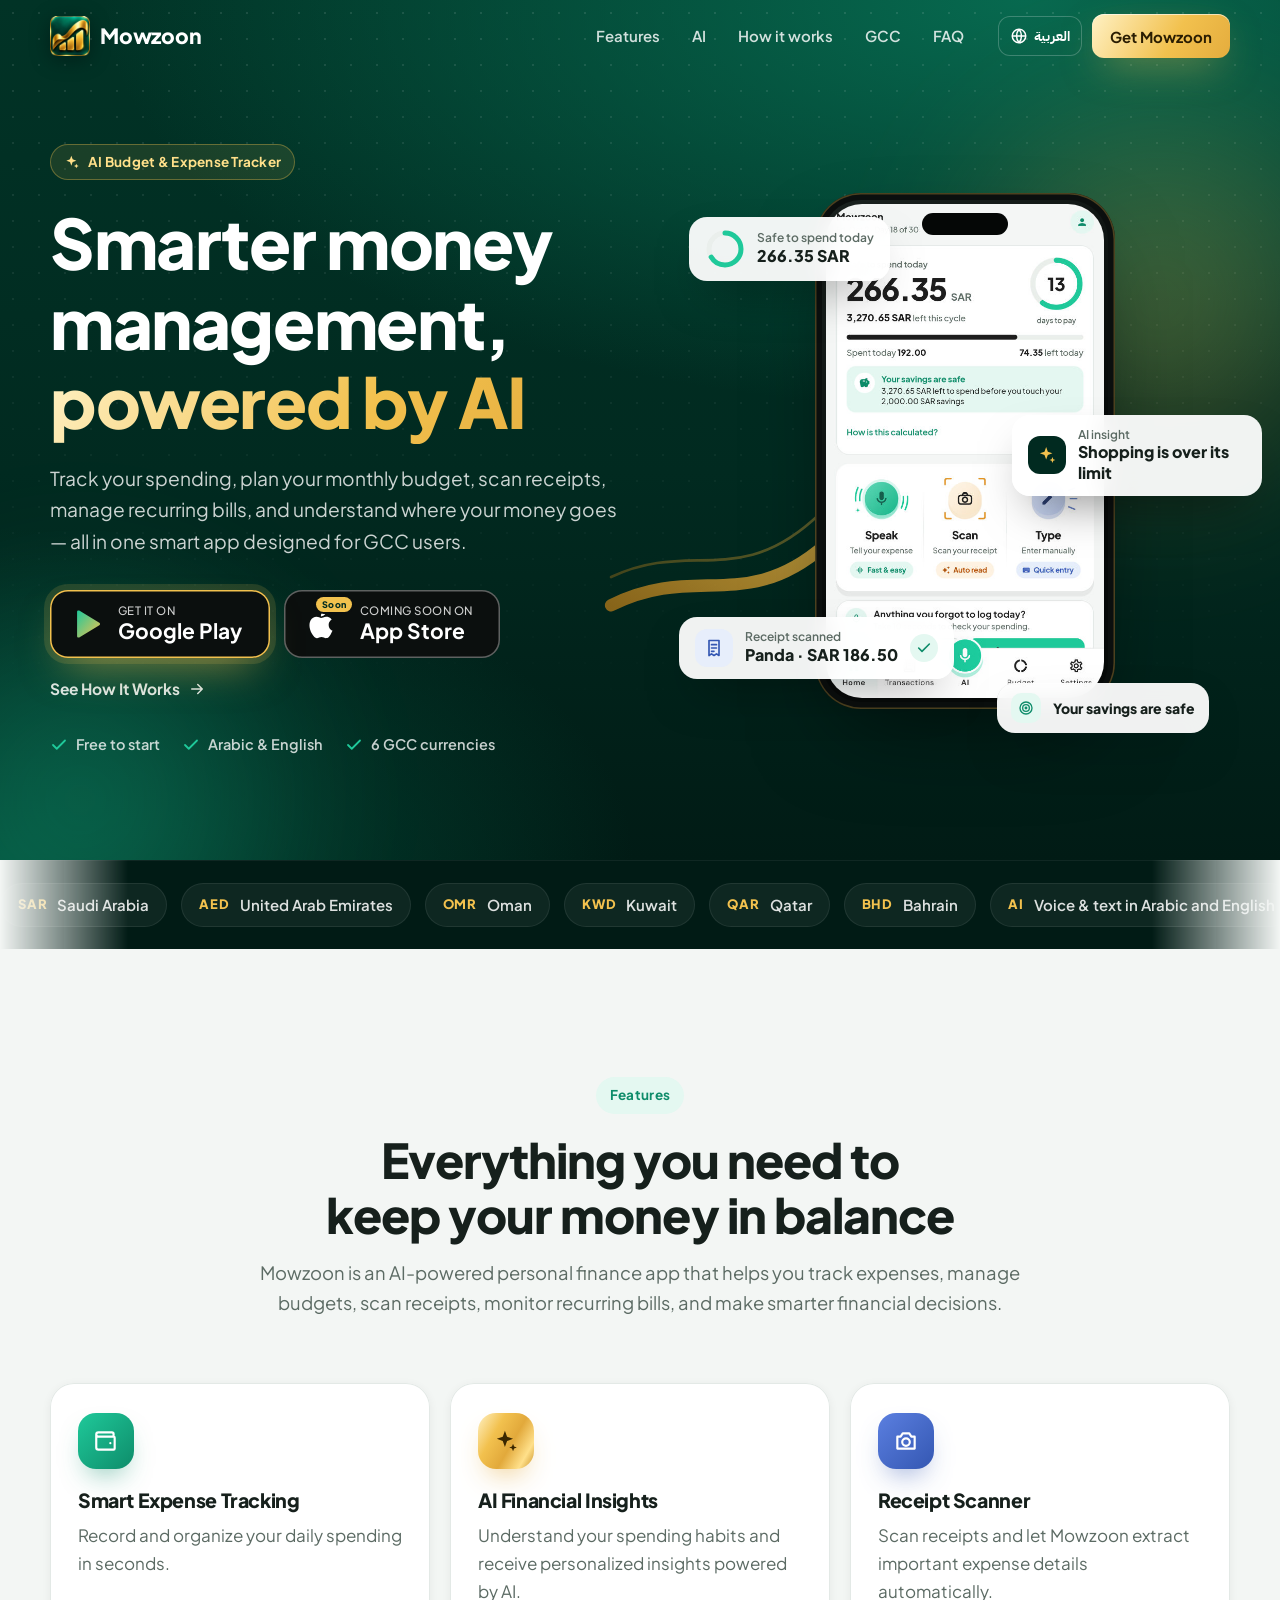
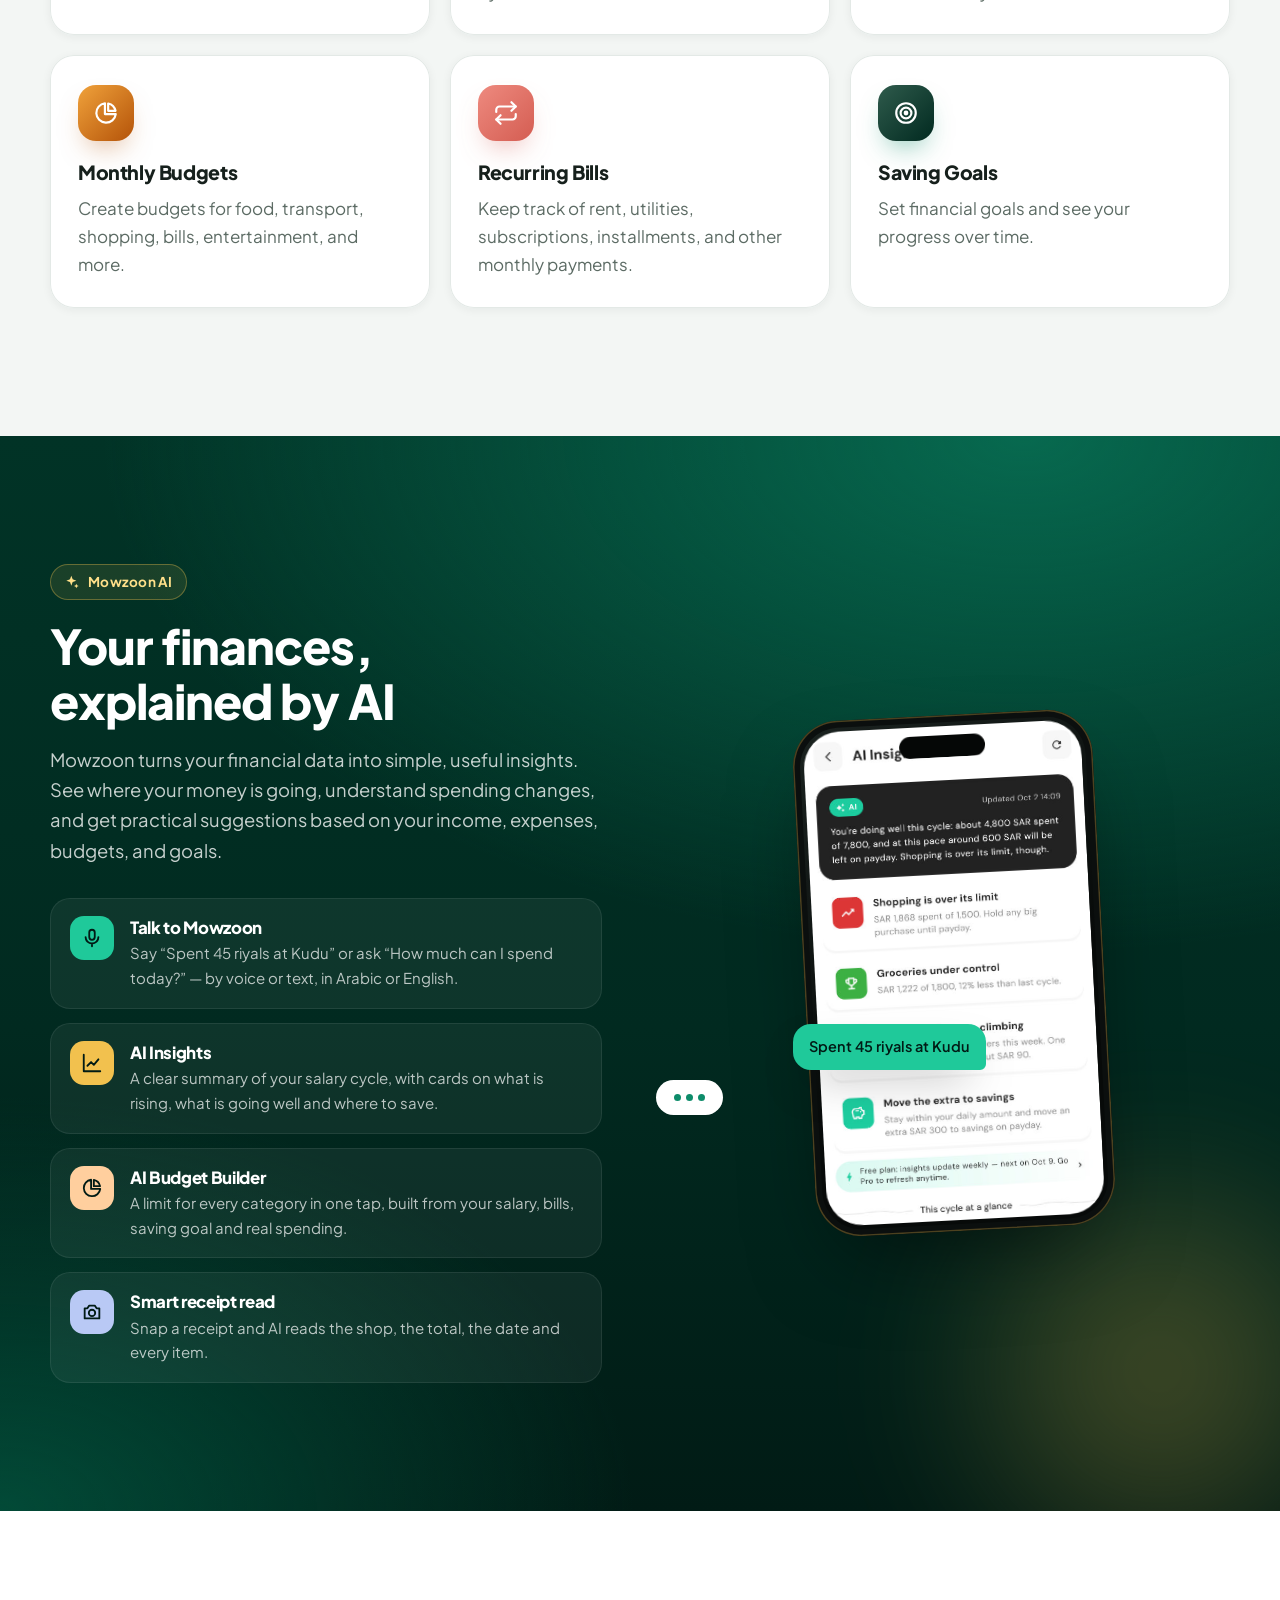
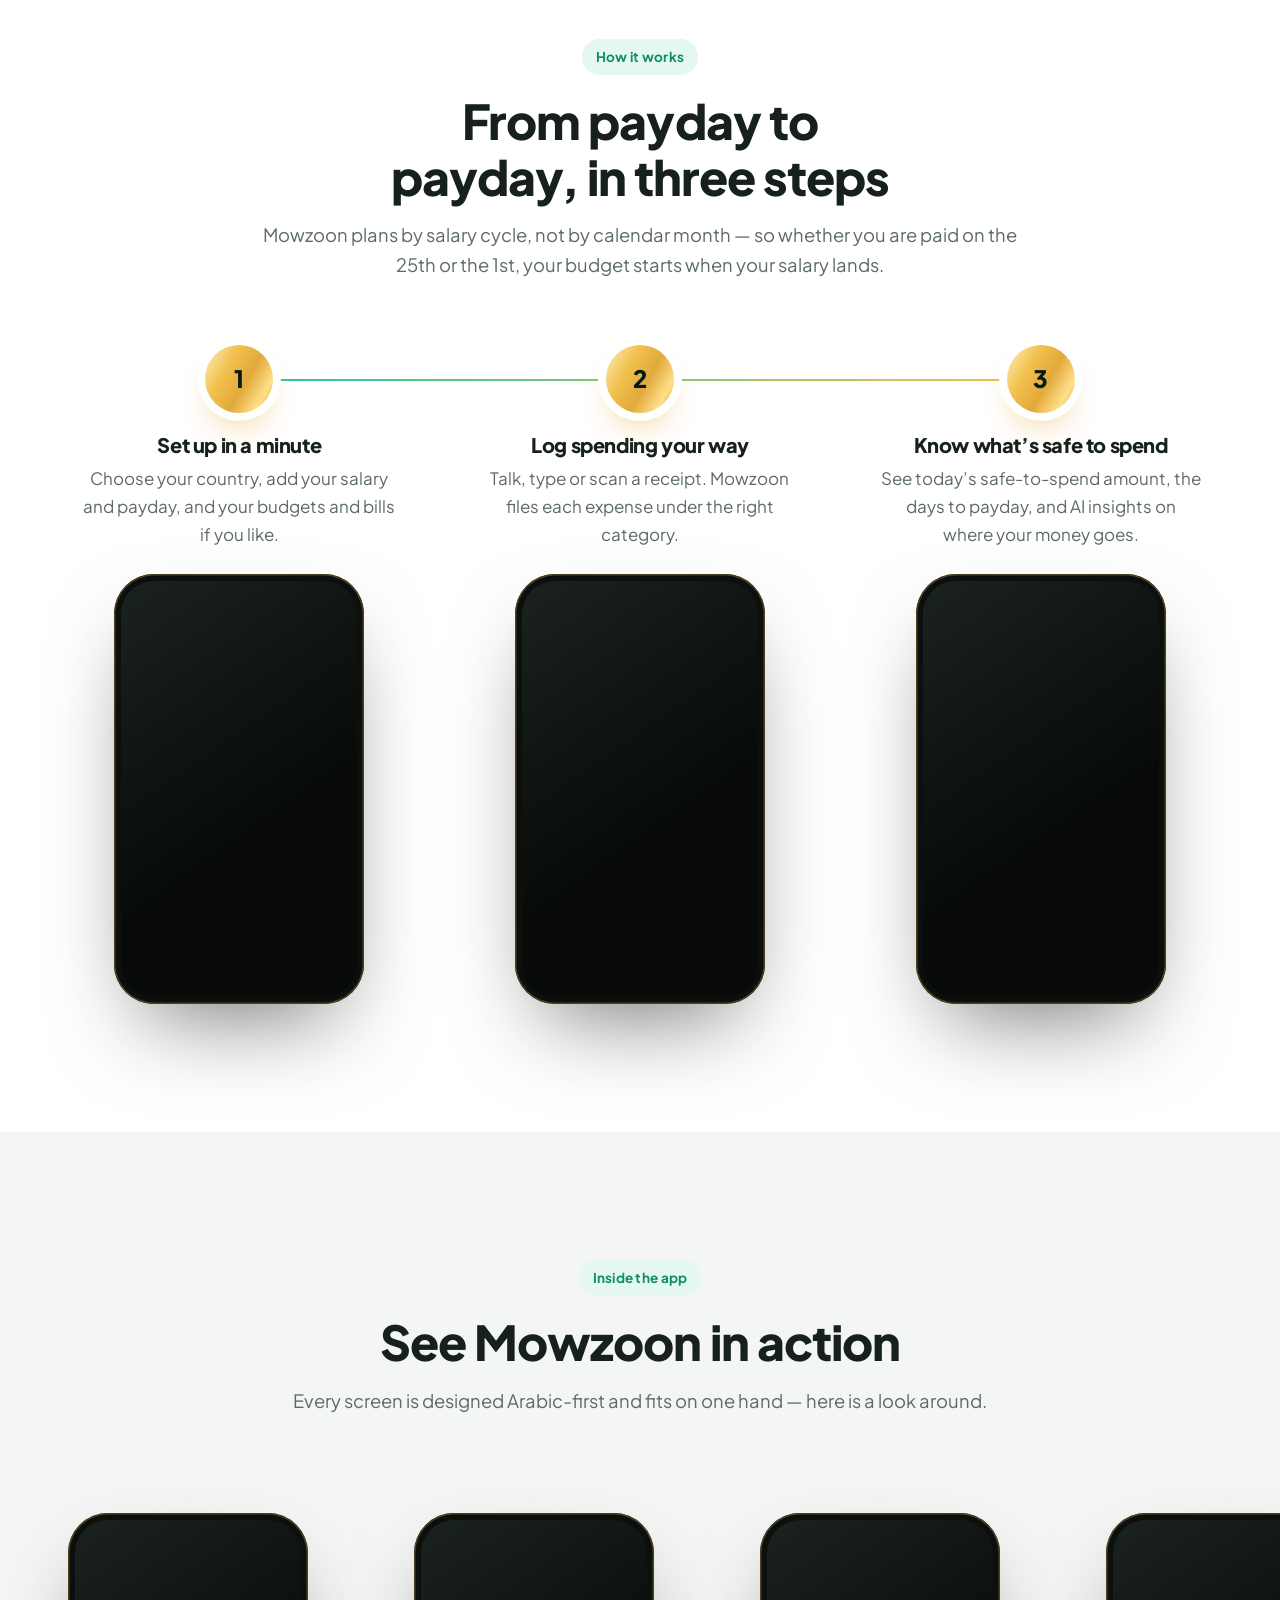
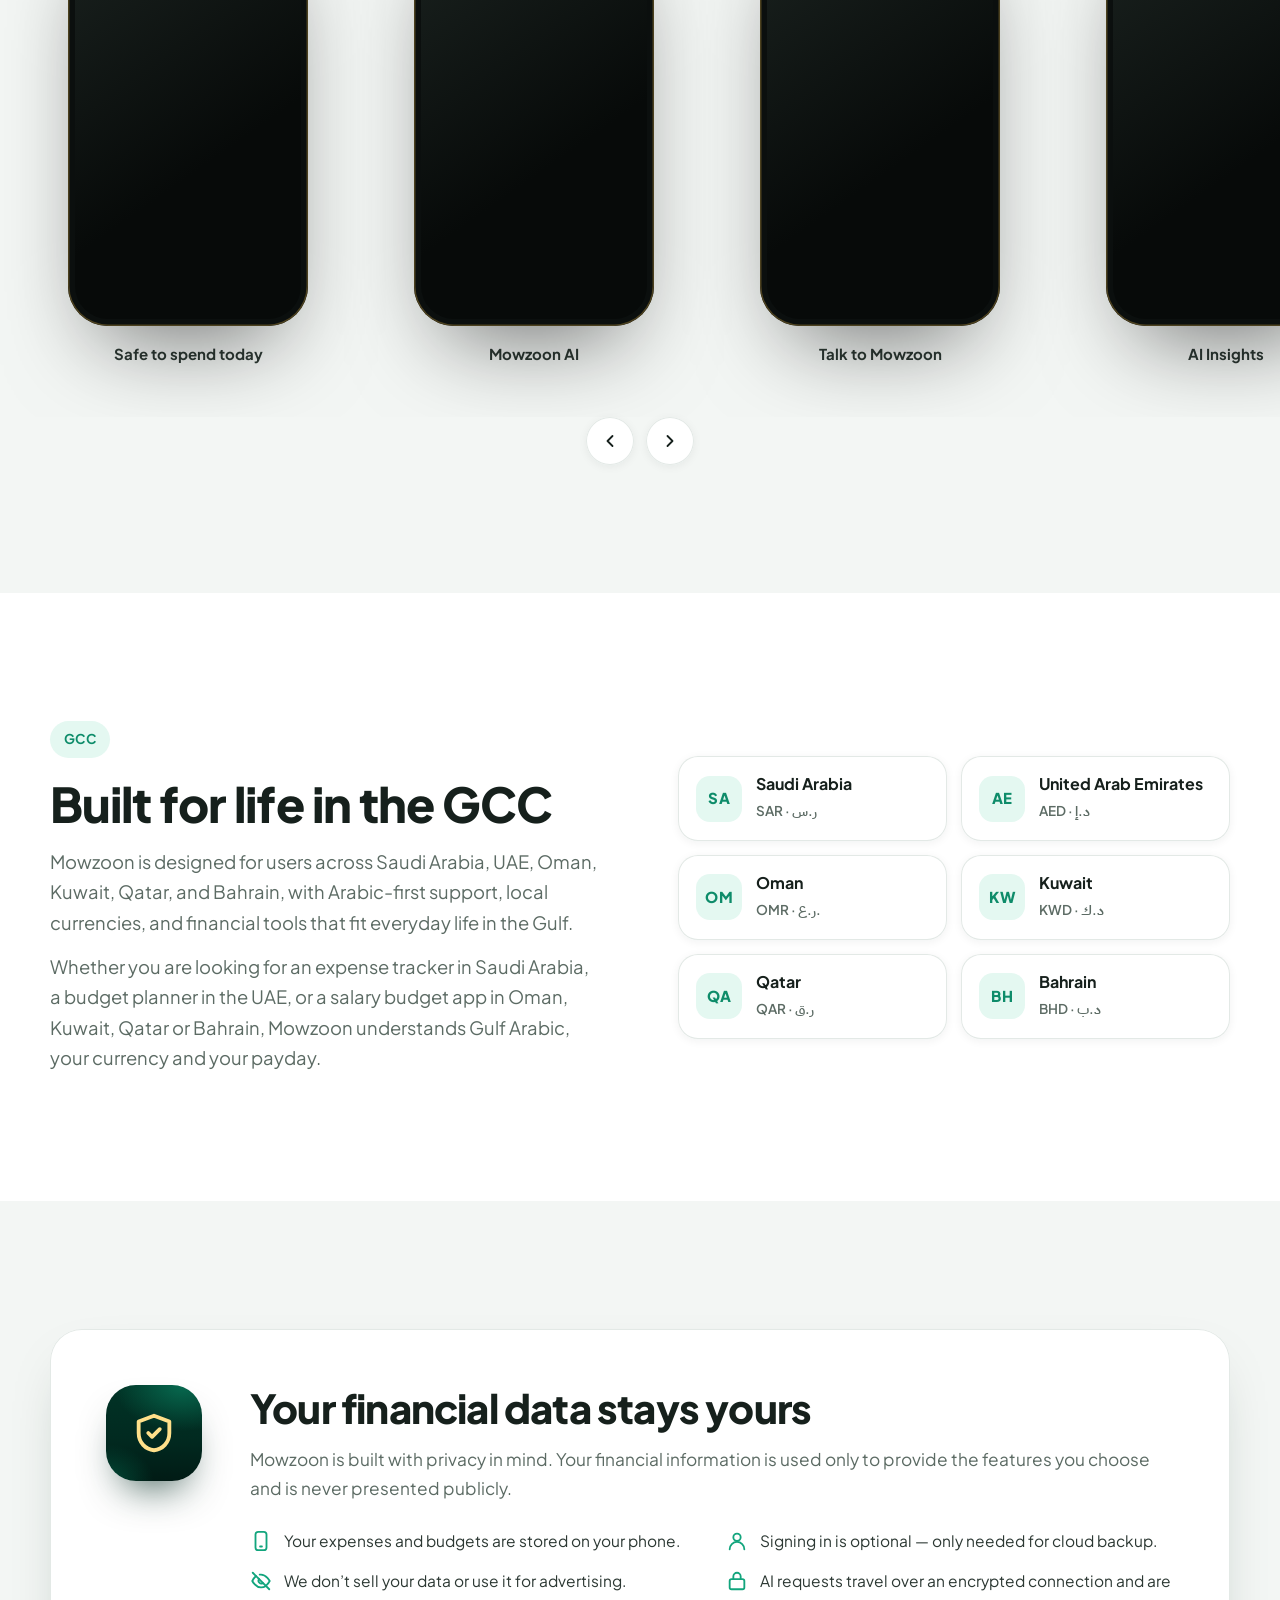
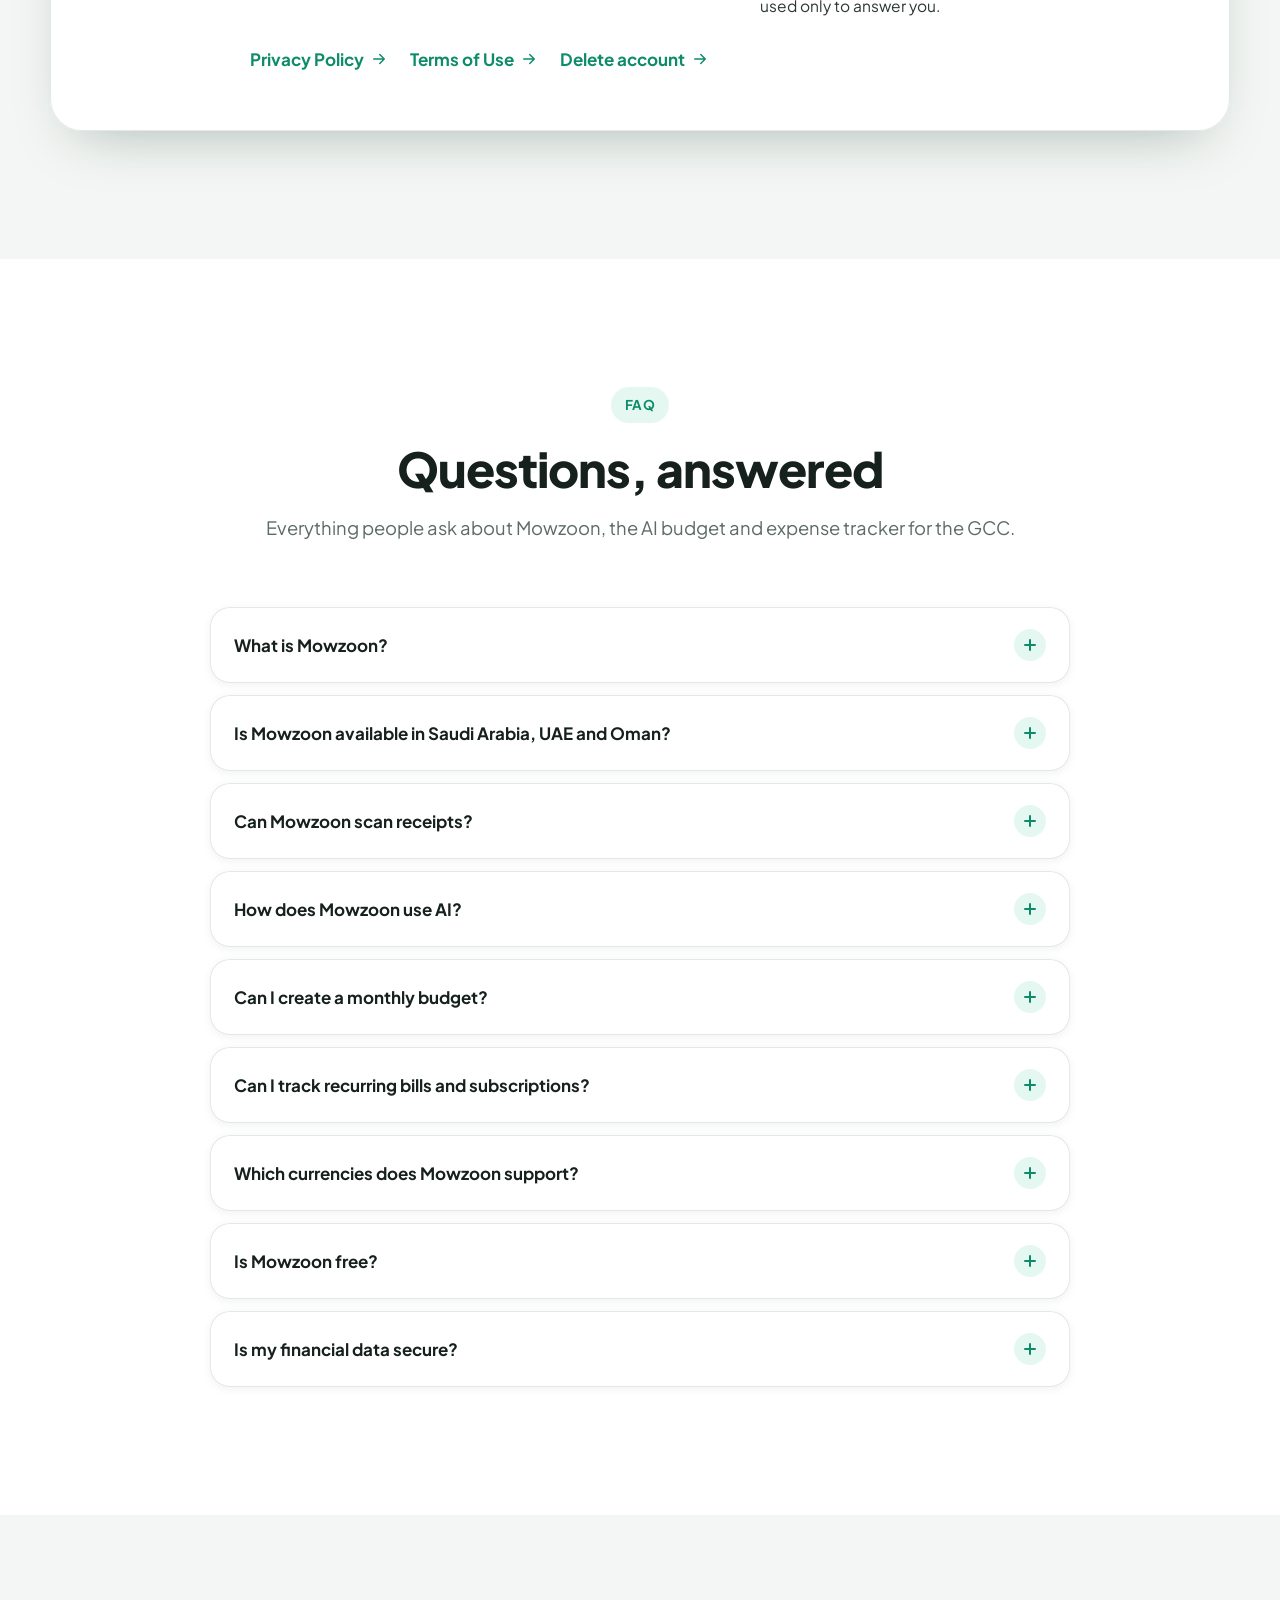
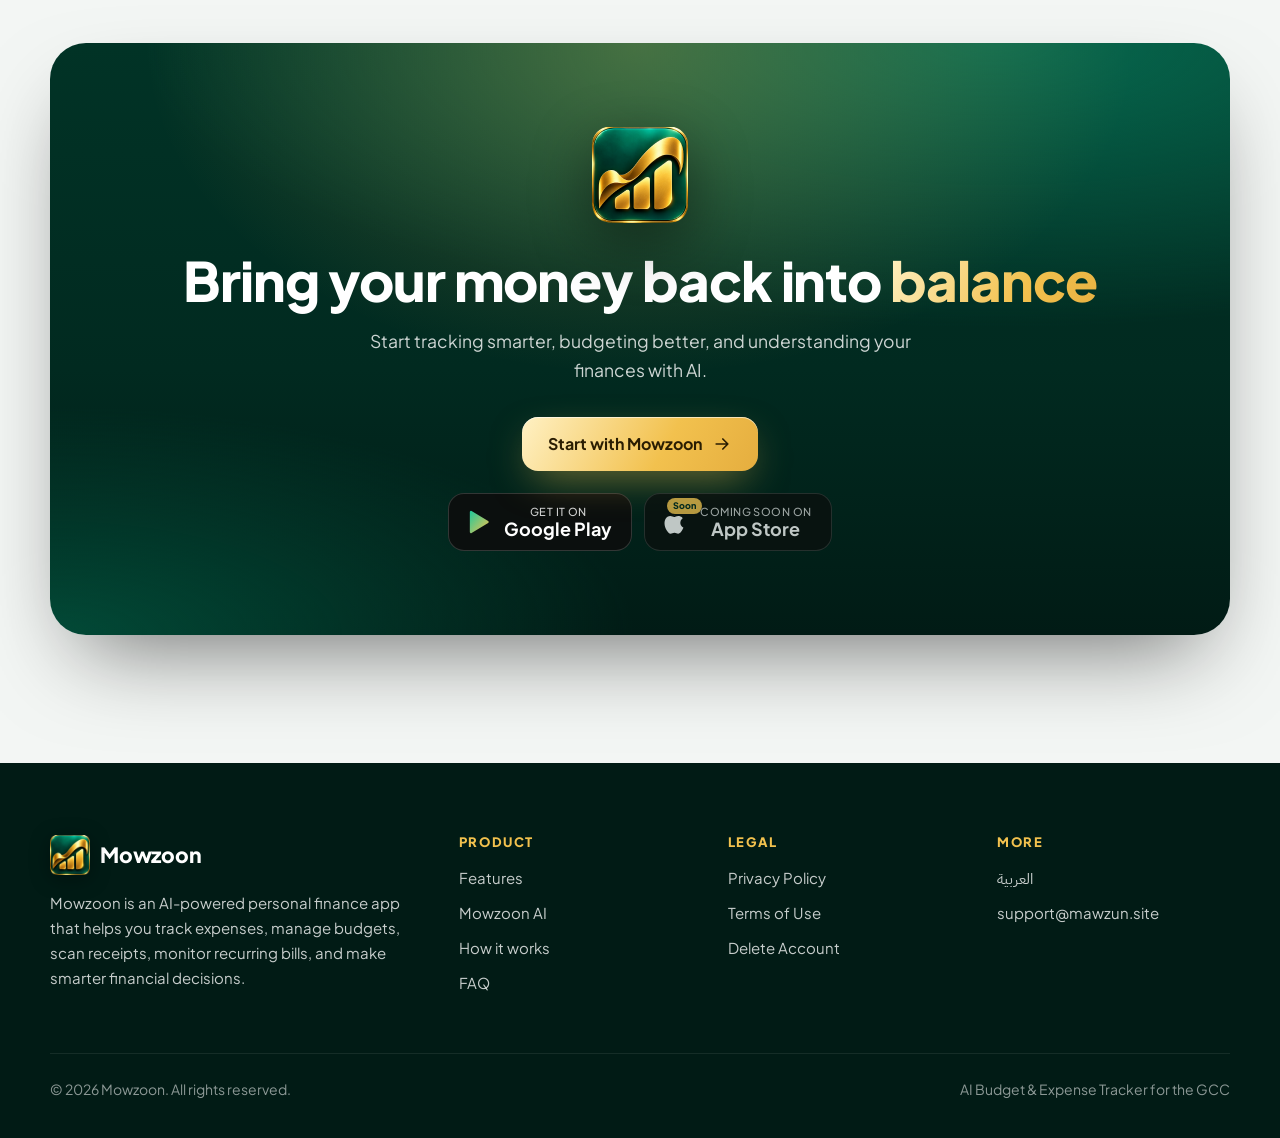
<file: en/index.html>
<!doctype html>
<html lang="en" dir="ltr" class="no-js">
<head>
  <meta charset="utf-8">
  <meta name="viewport" content="width=device-width, initial-scale=1, viewport-fit=cover">
  <script>document.documentElement.className = document.documentElement.className.replace("no-js", "js");</script>
  <title>Mowzoon – AI Budget &amp; Expense Tracker for GCC</title>
  <meta name="description" content="Track expenses, plan budgets, scan receipts, manage bills, and get AI-powered money insights with Mowzoon, built for users across the GCC.">
  <meta name="keywords" content="AI budget app GCC, expense tracker GCC, budget planner GCC, personal finance app GCC, Arabic expense tracker, Arabic budget app, AI expense tracker, AI money manager, receipt scanner expense app, monthly budget app, expense tracker Saudi Arabia, budget app Saudi Arabia, expense tracker UAE, budget planner UAE, expense tracker Oman, budget app Oman, expense tracker Kuwait, budget app Qatar, personal finance Bahrain, bill tracker GCC, saving goals app, salary budget app, money management app GCC">
  <meta name="robots" content="index, follow, max-image-preview:large, max-snippet:-1, max-video-preview:-1">
  <meta name="author" content="Mowzoon">
  <meta name="application-name" content="Mowzoon">
  <meta name="theme-color" content="#012a20">
  <link rel="canonical" href="https://mawzun.site/en/">
  <link rel="alternate" hreflang="en" href="https://mawzun.site/en/">
  <link rel="alternate" hreflang="ar" href="https://mawzun.site/ar/">
  <link rel="alternate" hreflang="x-default" href="https://mawzun.site/">

  <meta property="og:type" content="website">
  <meta property="og:site_name" content="Mowzoon">
  <meta property="og:title" content="Mowzoon – Smarter Money Management with AI">
  <meta property="og:description" content="Track expenses, manage budgets, scan receipts, and understand your money with an AI-powered finance app built for GCC users.">
  <meta property="og:url" content="https://mawzun.site/en/">
  <meta property="og:image" content="https://mawzun.site/assets/img/og-en.jpg">
  <meta property="og:image:width" content="1200">
  <meta property="og:image:height" content="630">
  <meta property="og:image:alt" content="Mowzoon – smarter money management, powered by AI, shown on two phones">
  <meta property="og:locale" content="en_US">
  <meta property="og:locale:alternate" content="ar_SA">
  <meta name="twitter:card" content="summary_large_image">
  <meta name="twitter:title" content="Take control of your money with Mowzoon">
  <meta name="twitter:description" content="A smarter AI-powered way to track expenses, manage budgets, and understand your finances.">
  <meta name="twitter:image" content="https://mawzun.site/assets/img/og-en.jpg">

  <link rel="icon" href="../favicon.ico" sizes="any">
  <link rel="icon" href="../favicon.png" type="image/png">
  <link rel="apple-touch-icon" href="../apple-touch-icon.png">
  <link rel="manifest" href="../site.webmanifest">

  <link rel="preconnect" href="https://fonts.googleapis.com">
  <link rel="preconnect" href="https://fonts.gstatic.com" crossorigin>
  <link rel="stylesheet" href="https://fonts.googleapis.com/css2?family=IBM+Plex+Sans+Arabic:wght@400;500;600;700&amp;family=Plus+Jakarta+Sans:wght@500;600;700;800&amp;display=swap">
  <link rel="preload" as="image" href="../assets/img/screens/en/home.jpg" fetchpriority="high">
  <link rel="stylesheet" href="../assets/css/main.css">

  <script type="application/ld+json">
  {
    "@context": "https://schema.org",
    "@graph": [
      {
        "@type": "Organization",
        "@id": "https://mawzun.site/#organization",
        "name": "Mowzoon",
        "alternateName": "موزون",
        "url": "https://mawzun.site/",
        "logo": {
          "@type": "ImageObject",
          "url": "https://mawzun.site/assets/img/logo-192.png",
          "width": 192,
          "height": 192
        },
        "email": "support@mawzun.site",
        "areaServed": ["SA", "AE", "OM", "KW", "QA", "BH"]
      },
      {
        "@type": "WebSite",
        "@id": "https://mawzun.site/#website",
        "url": "https://mawzun.site/",
        "name": "Mowzoon",
        "inLanguage": ["en", "ar"],
        "publisher": { "@id": "https://mawzun.site/#organization" }
      },
      {
        "@type": "WebPage",
        "@id": "https://mawzun.site/en/#webpage",
        "url": "https://mawzun.site/en/",
        "name": "Mowzoon – AI Budget & Expense Tracker for GCC",
        "description": "Track expenses, plan budgets, scan receipts, manage bills, and get AI-powered money insights with Mowzoon, built for users across the GCC.",
        "inLanguage": "en",
        "isPartOf": { "@id": "https://mawzun.site/#website" },
        "about": { "@id": "https://mawzun.site/#app" },
        "primaryImageOfPage": { "@type": "ImageObject", "url": "https://mawzun.site/assets/img/og-en.jpg" }
      },
      {
        "@type": "MobileApplication",
        "@id": "https://mawzun.site/#app",
        "name": "Mowzoon",
        "alternateName": ["موزون", "Mowzoon - AI Budget & Expense Tracker"],
        "description": "Mowzoon is an AI-powered personal finance app that helps you track expenses, manage budgets, scan receipts, monitor recurring bills, and make smarter financial decisions.",
        "applicationCategory": "FinanceApplication",
        "applicationSubCategory": "AI Budget & Expense Tracker",
        "operatingSystem": "Android",
        "inLanguage": ["ar", "en"],
        "countriesSupported": ["SA", "AE", "OM", "KW", "QA", "BH"],
        "url": "https://mawzun.site/en/",
        "downloadUrl": "https://play.google.com/store/apps/details?id=app.mowzoon",
        "installUrl": "https://play.google.com/store/apps/details?id=app.mowzoon",
        "image": "https://mawzun.site/assets/img/logo-192.png",
        "screenshot": [
          "https://mawzun.site/assets/img/screens/en/home.jpg",
          "https://mawzun.site/assets/img/screens/en/talk_conversation.jpg",
          "https://mawzun.site/assets/img/screens/en/ai_insights.jpg",
          "https://mawzun.site/assets/img/screens/en/budget.jpg",
          "https://mawzun.site/assets/img/screens/en/budget_builder_plan.jpg",
          "https://mawzun.site/assets/img/screens/en/recurring_bills.jpg"
        ],
        "featureList": [
          "Smart expense tracking",
          "AI financial insights",
          "Receipt scanner",
          "Monthly budgets",
          "Recurring bills",
          "Saving goals",
          "Talk to Mowzoon by voice or text",
          "AI Budget Builder",
          "Arabic and English",
          "SAR, AED, OMR, KWD, QAR, BHD and USD"
        ],
        "offers": {
          "@type": "Offer",
          "price": "0",
          "priceCurrency": "USD",
          "category": "free",
          "description": "Free plan, with an optional Mowzoon Pro subscription"
        },
        "publisher": { "@id": "https://mawzun.site/#organization" },
        "privacyPolicy": "https://mawzun.site/en/privacy-policy/",
        "termsOfService": "https://mawzun.site/en/terms-of-use/"
      },
      {
        "@type": "FAQPage",
        "@id": "https://mawzun.site/en/#faq",
        "inLanguage": "en",
        "mainEntity": [
          {
            "@type": "Question",
            "name": "What is Mowzoon?",
            "acceptedAnswer": { "@type": "Answer", "text": "Mowzoon is an AI-powered budget and expense tracker for people in the GCC. It helps you record expenses by voice, text or receipt scan, plan a monthly budget around your salary, keep track of recurring bills and saving goals, and get AI insights on where your money goes. It works in Arabic and English." }
          },
          {
            "@type": "Question",
            "name": "Is Mowzoon available in Saudi Arabia, UAE and Oman?",
            "acceptedAnswer": { "@type": "Answer", "text": "Yes. Mowzoon is built for Saudi Arabia, the United Arab Emirates, Oman, Kuwait, Qatar and Bahrain, with each country's currency and Arabic-first support. It is available for Android on Google Play, and an iPhone version is coming soon." }
          },
          {
            "@type": "Question",
            "name": "Can Mowzoon scan receipts?",
            "acceptedAnswer": { "@type": "Answer", "text": "Yes. Take a photo of a receipt and Mowzoon reads the total, the date and the shop, then files the expense for you. With smart receipt read, AI also reads every item on the receipt. The free plan includes 10 receipt scans a month, and Mowzoon Pro removes the limit." }
          },
          {
            "@type": "Question",
            "name": "How does Mowzoon use AI?",
            "acceptedAnswer": { "@type": "Answer", "text": "In four ways: Talk to Mowzoon, to log spending and ask about your money by voice or text; AI Insights, a summary of your salary cycle with suggestions on where to save; the AI Budget Builder, which proposes a limit for every category; and smart receipt read. Every change the AI makes is shown to you and can be undone." }
          },
          {
            "@type": "Question",
            "name": "Can I create a monthly budget?",
            "acceptedAnswer": { "@type": "Answer", "text": "Yes. Set limits for food, transport, shopping, bills, entertainment and more, or let the AI Budget Builder suggest them from your salary, bills and saving goal. Mowzoon follows your salary cycle, so your month starts on payday, and it shows how much is safe to spend each day. You get an alert at 80% and 100% of a category limit." }
          },
          {
            "@type": "Question",
            "name": "Can I track recurring bills and subscriptions?",
            "acceptedAnswer": { "@type": "Answer", "text": "Yes. Add rent, electricity, internet, mobile, subscriptions and installments with their due dates. Mowzoon reminds you before each one is due and sets the money aside in your plan. The free plan includes 3 recurring bills, and Mowzoon Pro makes them unlimited." }
          },
          {
            "@type": "Question",
            "name": "Which currencies does Mowzoon support?",
            "acceptedAnswer": { "@type": "Answer", "text": "Saudi riyal (SAR), UAE dirham (AED), Omani rial (OMR), Kuwaiti dinar (KWD), Qatari riyal (QAR), Bahraini dinar (BHD) and US dollar (USD). You choose a main currency, and spending in another currency is converted with exchange rates you set." }
          },
          {
            "@type": "Question",
            "name": "Is Mowzoon free?",
            "acceptedAnswer": { "@type": "Answer", "text": "Yes. The free plan includes expense tracking, budgets, 10 receipt scans and 15 AI actions a month, and up to 3 recurring bills. Mowzoon Pro, a monthly or yearly subscription, adds unlimited receipt scans and recurring bills, much more AI, and cloud backup. Google Play shows the price in your local currency." }
          },
          {
            "@type": "Question",
            "name": "Is my financial data secure?",
            "acceptedAnswer": { "@type": "Answer", "text": "Your expenses and budgets are stored on your phone. Signing in is optional and only needed for cloud backup. When you use an AI feature, only what that answer needs is sent over an encrypted connection; it is not stored on our servers and never used for advertising. You can delete your account and data at any time." }
          }
        ]
      }
    ]
  }
  </script>
</head>
<body>
  <svg width="0" height="0" style="position:absolute" aria-hidden="true" focusable="false">
    <defs>
      <symbol id="i-check" viewBox="0 0 24 24"><path d="M20 6 9 17l-5-5" fill="none" stroke="currentColor" stroke-width="2.4" stroke-linecap="round" stroke-linejoin="round"/></symbol>
      <symbol id="i-arrow" viewBox="0 0 24 24"><path d="M5 12h14M13 6l6 6-6 6" fill="none" stroke="currentColor" stroke-width="2" stroke-linecap="round" stroke-linejoin="round"/></symbol>
      <symbol id="i-sparkle" viewBox="0 0 24 24"><path d="M11 2.5 13 8l5.5 2L13 12l-2 5.5L9 12 3.5 10 9 8z" fill="currentColor"/><path d="M18.5 14.5 19.5 17l2.5 1-2.5 1-1 2.5-1-2.5-2.5-1 2.5-1z" fill="currentColor"/></symbol>
      <symbol id="i-mic" viewBox="0 0 24 24"><g fill="none" stroke="currentColor" stroke-width="2" stroke-linecap="round" stroke-linejoin="round"><rect x="9" y="3" width="6" height="11" rx="3"/><path d="M5 11a7 7 0 0 0 14 0M12 18v3"/></g></symbol>
      <symbol id="i-camera" viewBox="0 0 24 24"><g fill="none" stroke="currentColor" stroke-width="2" stroke-linejoin="round"><path d="M4 8h3l2-3h6l2 3h3v11H4z"/><circle cx="12" cy="13" r="3.5"/></g></symbol>
      <symbol id="i-receipt" viewBox="0 0 24 24"><g fill="none" stroke="currentColor" stroke-width="2" stroke-linecap="round" stroke-linejoin="round"><path d="M6 3h12v18l-3-2-3 2-3-2-3 2z"/><path d="M9 8h6M9 12h6M9 16h3"/></g></symbol>
      <symbol id="i-wallet" viewBox="0 0 24 24"><g fill="none" stroke="currentColor" stroke-width="2" stroke-linecap="round" stroke-linejoin="round"><path d="M19 7V5.5A1.5 1.5 0 0 0 17.5 4H5a2 2 0 0 0 0 4h14a1 1 0 0 1 1 1v10a1 1 0 0 1-1 1H5a2 2 0 0 1-2-2V6"/><path d="M16 14h.01"/></g></symbol>
      <symbol id="i-chart" viewBox="0 0 24 24"><g fill="none" stroke="currentColor" stroke-width="2" stroke-linecap="round" stroke-linejoin="round"><path d="M3 3v18h18"/><path d="m7 15 4-4 3 3 5-6"/></g></symbol>
      <symbol id="i-pie" viewBox="0 0 24 24"><g fill="none" stroke="currentColor" stroke-width="2" stroke-linejoin="round"><path d="M21 13A9 9 0 1 1 11 3v10z"/><path d="M14 3.2A9 9 0 0 1 20.8 10H14z"/></g></symbol>
      <symbol id="i-repeat" viewBox="0 0 24 24"><g fill="none" stroke="currentColor" stroke-width="2" stroke-linecap="round" stroke-linejoin="round"><path d="m17 2 4 4-4 4"/><path d="M3 11V9a3 3 0 0 1 3-3h15"/><path d="m7 22-4-4 4-4"/><path d="M21 13v2a3 3 0 0 1-3 3H3"/></g></symbol>
      <symbol id="i-target" viewBox="0 0 24 24"><g fill="none" stroke="currentColor" stroke-width="2"><circle cx="12" cy="12" r="9"/><circle cx="12" cy="12" r="5"/><circle cx="12" cy="12" r="1.2" fill="currentColor"/></g></symbol>
      <symbol id="i-shield" viewBox="0 0 24 24"><g fill="none" stroke="currentColor" stroke-width="2" stroke-linecap="round" stroke-linejoin="round"><path d="M12 3 20 6v6c0 5-3.5 8.5-8 9-4.5-.5-8-4-8-9V6z"/><path d="m9 12 2 2 4-4"/></g></symbol>
      <symbol id="i-apple" viewBox="0 0 24 24"><path fill="currentColor" d="M18.71 19.5c-.83 1.24-1.71 2.45-3.05 2.47-1.34.03-1.77-.79-3.29-.79-1.53 0-2 .77-3.27.82-1.31.05-2.3-1.32-3.14-2.53C4.25 17 2.94 12.45 4.7 9.39c.87-1.52 2.43-2.48 4.12-2.51 1.28-.02 2.5.87 3.29.87.78 0 2.26-1.07 3.81-.91.65.03 2.47.26 3.64 1.98-.09.06-2.17 1.28-2.15 3.81.03 3.02 2.65 4.03 2.68 4.04-.03.07-.42 1.44-1.38 2.83M13 3.5c.73-.83 1.94-1.46 2.94-1.5.13 1.17-.34 2.35-1.04 3.19-.69.85-1.83 1.51-2.95 1.42-.15-1.15.41-2.35 1.05-3.11z"/></symbol>
      <symbol id="i-phone" viewBox="0 0 24 24"><g fill="none" stroke="currentColor" stroke-width="2" stroke-linecap="round"><rect x="6" y="2" width="12" height="20" rx="3"/><path d="M11 18h2"/></g></symbol>
      <symbol id="i-user" viewBox="0 0 24 24"><g fill="none" stroke="currentColor" stroke-width="2" stroke-linecap="round"><circle cx="12" cy="8" r="4"/><path d="M4 21a8 8 0 0 1 16 0"/></g></symbol>
      <symbol id="i-eye-off" viewBox="0 0 24 24"><g fill="none" stroke="currentColor" stroke-width="2" stroke-linecap="round" stroke-linejoin="round"><path d="m3 3 18 18"/><path d="M10.6 5.1A10 10 0 0 1 12 5c6 0 9.5 7 9.5 7a17 17 0 0 1-3.2 4.2M6.6 6.6A17 17 0 0 0 2.5 12S6 19 12 19a9.6 9.6 0 0 0 5.4-1.6"/><path d="M9.9 9.9a3 3 0 0 0 4.2 4.2"/></g></symbol>
      <symbol id="i-lock" viewBox="0 0 24 24"><g fill="none" stroke="currentColor" stroke-width="2" stroke-linecap="round"><rect x="4" y="10" width="16" height="11" rx="2"/><path d="M8 10V7a4 4 0 0 1 8 0v3"/></g></symbol>
      <symbol id="i-trash" viewBox="0 0 24 24"><g fill="none" stroke="currentColor" stroke-width="2" stroke-linecap="round" stroke-linejoin="round"><path d="M4 7h16M10 11v6M14 11v6M6 7l1 13a1 1 0 0 0 1 1h8a1 1 0 0 0 1-1l1-13M9 7V4h6v3"/></g></symbol>
      <symbol id="i-globe" viewBox="0 0 24 24"><g fill="none" stroke="currentColor" stroke-width="2"><circle cx="12" cy="12" r="9"/><path d="M3 12h18M12 3a14 14 0 0 1 0 18M12 3a14 14 0 0 0 0 18"/></g></symbol>
      <symbol id="i-calendar" viewBox="0 0 24 24"><g fill="none" stroke="currentColor" stroke-width="2" stroke-linecap="round"><rect x="3" y="4" width="18" height="17" rx="2"/><path d="M3 9h18M8 2v4M16 2v4"/></g></symbol>
      <symbol id="i-chevron" viewBox="0 0 24 24"><path d="m9 18 6-6-6-6" fill="none" stroke="currentColor" stroke-width="2.2" stroke-linecap="round" stroke-linejoin="round"/></symbol>
      <symbol id="i-chevron-back" viewBox="0 0 24 24"><path d="m15 18-6-6 6-6" fill="none" stroke="currentColor" stroke-width="2.2" stroke-linecap="round" stroke-linejoin="round"/></symbol>
      <symbol id="i-play" viewBox="0 0 24 24"><defs><linearGradient id="play-g" x1="0" y1="0" x2="1" y2="1"><stop offset="0" stop-color="#1fc99a"/><stop offset="1" stop-color="#f2c14e"/></linearGradient></defs><path d="M5 3.4v17.2a1 1 0 0 0 1.5.86l14.2-8.6a1 1 0 0 0 0-1.72L6.5 2.54A1 1 0 0 0 5 3.4z" fill="url(#play-g)"/></symbol>
    </defs>
  </svg>

  <a class="skip-link" href="#main">Skip to content</a>

  <header class="site-header">
    <div class="container">
      <a class="brand" href="./" aria-label="Mowzoon home">
        <img src="../assets/img/logo-96.png" width="40" height="40" alt="">
        <span>Mowzoon</span>
      </a>
      <nav id="site-nav" class="site-nav" aria-label="Main">
        <a href="#features">Features</a>
        <a href="#ai">AI</a>
        <a href="#how-it-works">How it works</a>
        <a href="#gcc">GCC</a>
        <a href="#faq">FAQ</a>
      </nav>
      <div class="header-actions">
        <a class="lang-switch" href="../ar/" hreflang="ar" lang="ar" data-lang="ar">
          <svg aria-hidden="true"><use href="#i-globe"/></svg><span>العربية</span>
        </a>
        <a class="btn btn--gold header-cta" href="#download">Get Mowzoon</a>
        <button class="nav-toggle" type="button" aria-expanded="false" aria-controls="site-nav" aria-label="Menu"><span></span></button>
      </div>
    </div>
  </header>

  <main id="main">
    <!-- Hero -->
    <section class="hero" aria-labelledby="hero-title">
      <div class="glow glow--gold" aria-hidden="true"></div>
      <div class="glow glow--mint" aria-hidden="true"></div>
      <div class="container hero-grid">
        <div class="hero-copy">
          <span class="chip chip--gold" data-reveal><svg aria-hidden="true"><use href="#i-sparkle"/></svg>AI Budget &amp; Expense Tracker</span>
          <h1 id="hero-title" data-reveal data-delay="80">Smarter money management, <span class="gold-text">powered by AI</span></h1>
          <p class="hero-lead" data-reveal data-delay="160">Track your spending, plan your monthly budget, scan receipts, manage recurring bills, and understand where your money goes — all in one smart app designed for GCC users.</p>
          <div class="hero-ctas" data-reveal data-delay="240">
            <div class="store-badges store-badges--hero">
              <a class="store-badge store-badge--live" href="https://play.google.com/store/apps/details?id=app.mowzoon" rel="noopener" aria-label="Get Mowzoon on Google Play">
                <svg aria-hidden="true"><use href="#i-play"/></svg>
                <span><small>GET IT ON</small><strong>Google Play</strong></span>
              </a>
              <span class="store-badge store-badge--soon" aria-label="App Store version coming soon">
                <span class="store-badge__icon">
                  <svg aria-hidden="true" style="color:#fff"><use href="#i-apple"/></svg>
                  <span class="store-badge__tag" aria-hidden="true">Soon</span>
                </span>
                <span><small>COMING SOON ON</small><strong>App Store</strong></span>
              </span>
            </div>
            <a class="hero-more" href="#how-it-works">See How It Works<svg aria-hidden="true"><use href="#i-arrow"/></svg></a>
          </div>
          <ul class="hero-points" data-reveal data-delay="320">
            <li><svg aria-hidden="true"><use href="#i-check"/></svg>Free to start</li>
            <li><svg aria-hidden="true"><use href="#i-check"/></svg>Arabic &amp; English</li>
            <li><svg aria-hidden="true"><use href="#i-check"/></svg>6 GCC currencies</li>
          </ul>
        </div>

        <div class="hero-visual" data-reveal="zoom" data-delay="200">
          <svg class="hero-chart" viewBox="0 0 600 440" aria-hidden="true">
            <defs>
              <linearGradient id="gold-line" x1="0" y1="1" x2="1" y2="0">
                <stop offset="0" stop-color="#a8741a"/>
                <stop offset=".45" stop-color="#f2c14e"/>
                <stop offset="1" stop-color="#ffe08a"/>
              </linearGradient>
              <linearGradient id="gold-bar" x1="0" y1="0" x2="0" y2="1">
                <stop offset="0" stop-color="#f2c14e" stop-opacity=".42"/>
                <stop offset="1" stop-color="#f2c14e" stop-opacity="0"/>
              </linearGradient>
            </defs>
            <path class="ribbon ribbon--echo" d="M8 360C96 318 150 372 236 296S402 96 548 58" fill="none" stroke="url(#gold-line)" stroke-width="3" stroke-linecap="round" opacity=".45"/>
            <path class="ribbon" d="M8 392C104 344 160 402 250 324S412 118 560 84" fill="none" stroke="url(#gold-line)" stroke-width="14" stroke-linecap="round" opacity=".9"/>
            <circle class="ribbon-end" cx="560" cy="84" r="9" fill="#ffe08a"/>
          </svg>

          <div class="phone hero-phone">
            <img src="../assets/img/screens/en/home.jpg" width="540" height="960" alt="Mowzoon home screen: SAR 266.35 safe to spend today, 13 days to payday, savings safe and the four AI features" fetchpriority="high">
          </div>

          <div class="float-card float-card--safe">
            <svg class="ring" viewBox="0 0 40 40" aria-hidden="true"><circle class="track" cx="20" cy="20" r="16"/><circle class="value" cx="20" cy="20" r="16"/></svg>
            <div><small>Safe to spend today</small><strong><span data-count="266.35" data-decimals="2">266.35</span> SAR</strong></div>
          </div>
          <div class="float-card float-card--ai">
            <span class="icon" style="background:#012a20;color:#f2c14e"><svg class="sparkle" aria-hidden="true"><use href="#i-sparkle"/></svg></span>
            <div><small>AI insight</small><strong>Shopping is over its limit</strong></div>
          </div>
          <div class="float-card float-card--receipt">
            <span class="icon" style="background:#e7eefb;color:#3457b2"><svg aria-hidden="true"><use href="#i-receipt"/></svg></span>
            <div><small>Receipt scanned</small><strong>Panda · SAR 186.50</strong></div>
            <span class="icon" style="background:#e4f8f1;color:#0e8c6a;width:28px;height:28px;border-radius:50%"><svg aria-hidden="true" style="width:16px;height:16px"><use href="#i-check"/></svg></span>
          </div>
          <div class="float-card float-card--savings">
            <span class="icon" style="background:#e4f8f1;color:#0e8c6a;width:30px;height:30px;border-radius:10px"><svg aria-hidden="true" style="width:16px;height:16px"><use href="#i-target"/></svg></span>
            <div><strong style="font-size:14px">Your savings are safe</strong></div>
          </div>
        </div>
      </div>
    </section>

    <!-- Countries -->
    <div class="marquee" aria-label="Built for the six GCC countries">
      <div class="marquee-track">
        <span class="marquee-item"><b>SAR</b>Saudi Arabia</span>
        <span class="marquee-item"><b>AED</b>United Arab Emirates</span>
        <span class="marquee-item"><b>OMR</b>Oman</span>
        <span class="marquee-item"><b>KWD</b>Kuwait</span>
        <span class="marquee-item"><b>QAR</b>Qatar</span>
        <span class="marquee-item"><b>BHD</b>Bahrain</span>
        <span class="marquee-item"><b>AI</b>Voice &amp; text in Arabic and English</span>
        <span class="marquee-item" aria-hidden="true"><b>SAR</b>Saudi Arabia</span>
        <span class="marquee-item" aria-hidden="true"><b>AED</b>United Arab Emirates</span>
        <span class="marquee-item" aria-hidden="true"><b>OMR</b>Oman</span>
        <span class="marquee-item" aria-hidden="true"><b>KWD</b>Kuwait</span>
        <span class="marquee-item" aria-hidden="true"><b>QAR</b>Qatar</span>
        <span class="marquee-item" aria-hidden="true"><b>BHD</b>Bahrain</span>
        <span class="marquee-item" aria-hidden="true"><b>AI</b>Voice &amp; text in Arabic and English</span>
      </div>
    </div>

    <!-- Features -->
    <section class="section" id="features" aria-labelledby="features-title">
      <div class="container">
        <div class="section-head">
          <span class="chip chip--mint" data-reveal>Features</span>
          <h2 id="features-title" data-reveal data-delay="80">Everything you need to keep your money in balance</h2>
          <p data-reveal data-delay="160">Mowzoon is an AI-powered personal finance app that helps you track expenses, manage budgets, scan receipts, monitor recurring bills, and make smarter financial decisions.</p>
        </div>
        <div class="features-grid">
          <article class="feature-card" data-reveal>
            <span class="feature-icon"><svg aria-hidden="true"><use href="#i-wallet"/></svg></span>
            <h3>Smart Expense Tracking</h3>
            <p>Record and organize your daily spending in seconds.</p>
          </article>
          <article class="feature-card" data-reveal data-delay="90">
            <span class="feature-icon feature-icon--gold"><svg aria-hidden="true"><use href="#i-sparkle"/></svg></span>
            <h3>AI Financial Insights</h3>
            <p>Understand your spending habits and receive personalized insights powered by AI.</p>
          </article>
          <article class="feature-card" data-reveal data-delay="180">
            <span class="feature-icon feature-icon--blue"><svg aria-hidden="true"><use href="#i-camera"/></svg></span>
            <h3>Receipt Scanner</h3>
            <p>Scan receipts and let Mowzoon extract important expense details automatically.</p>
          </article>
          <article class="feature-card" data-reveal>
            <span class="feature-icon feature-icon--amber"><svg aria-hidden="true"><use href="#i-pie"/></svg></span>
            <h3>Monthly Budgets</h3>
            <p>Create budgets for food, transport, shopping, bills, entertainment, and more.</p>
          </article>
          <article class="feature-card" data-reveal data-delay="90">
            <span class="feature-icon feature-icon--rose"><svg aria-hidden="true"><use href="#i-repeat"/></svg></span>
            <h3>Recurring Bills</h3>
            <p>Keep track of rent, utilities, subscriptions, installments, and other monthly payments.</p>
          </article>
          <article class="feature-card" data-reveal data-delay="180">
            <span class="feature-icon feature-icon--ink"><svg aria-hidden="true"><use href="#i-target"/></svg></span>
            <h3>Saving Goals</h3>
            <p>Set financial goals and see your progress over time.</p>
          </article>
        </div>
      </div>
    </section>

    <!-- AI -->
    <section class="section section--dark" id="ai" aria-labelledby="ai-title">
      <div class="glow glow--gold" aria-hidden="true" style="top:auto;bottom:-120px"></div>
      <div class="container split">
        <div>
          <span class="chip chip--gold" data-reveal><svg aria-hidden="true"><use href="#i-sparkle"/></svg>Mowzoon AI</span>
          <h2 id="ai-title" style="margin-top:18px" data-reveal data-delay="80">Your finances, explained by AI</h2>
          <p class="lead" data-reveal data-delay="160">Mowzoon turns your financial data into simple, useful insights. See where your money is going, understand spending changes, and get practical suggestions based on your income, expenses, budgets, and goals.</p>
          <ul class="ai-list">
            <li data-reveal>
              <span class="icon"><svg aria-hidden="true"><use href="#i-mic"/></svg></span>
              <div><h3>Talk to Mowzoon</h3><p>Say “Spent 45 riyals at Kudu” or ask “How much can I spend today?” — by voice or text, in Arabic or English.</p></div>
            </li>
            <li data-reveal data-delay="90">
              <span class="icon"><svg aria-hidden="true"><use href="#i-chart"/></svg></span>
              <div><h3>AI Insights</h3><p>A clear summary of your salary cycle, with cards on what is rising, what is going well and where to save.</p></div>
            </li>
            <li data-reveal data-delay="180">
              <span class="icon"><svg aria-hidden="true"><use href="#i-pie"/></svg></span>
              <div><h3>AI Budget Builder</h3><p>A limit for every category in one tap, built from your salary, bills, saving goal and real spending.</p></div>
            </li>
            <li data-reveal data-delay="270">
              <span class="icon"><svg aria-hidden="true"><use href="#i-camera"/></svg></span>
              <div><h3>Smart receipt read</h3><p>Snap a receipt and AI reads the shop, the total, the date and every item.</p></div>
            </li>
          </ul>
        </div>
        <div class="ai-stage" data-reveal="zoom">
          <div class="phone">
            <img src="../assets/img/screens/en/ai_insights.jpg" width="540" height="960" loading="lazy" decoding="async" alt="Mowzoon AI Insights: a summary of the salary cycle and cards such as “Shopping is over its limit” and “Groceries under control”">
          </div>
          <div class="chat" aria-label="Example conversation with Mowzoon">
            <div class="bubble bubble--user">Spent 45 riyals at Kudu</div>
            <div class="typing" aria-hidden="true"><span></span><span></span><span></span></div>
            <div class="bubble bubble--bot">Logged: SAR 45 at Kudu under Restaurants. You have about SAR 180 left for today.</div>
            <div class="bubble bubble--action"><svg aria-hidden="true"><use href="#i-check"/></svg>Expense added · Undo</div>
          </div>
        </div>
      </div>
    </section>

    <!-- How it works -->
    <section class="section section--tint" id="how-it-works" aria-labelledby="how-title">
      <div class="container">
        <div class="section-head">
          <span class="chip chip--mint" data-reveal>How it works</span>
          <h2 id="how-title" data-reveal data-delay="80">From payday to payday, in three steps</h2>
          <p data-reveal data-delay="160">Mowzoon plans by salary cycle, not by calendar month — so whether you are paid on the 25th or the 1st, your budget starts when your salary lands.</p>
        </div>
        <ol class="steps">
          <li class="step" data-reveal>
            <span class="step-number">1</span>
            <h3>Set up in a minute</h3>
            <p>Choose your country, add your salary and payday, and your budgets and bills if you like.</p>
            <div class="phone phone--sm"><img src="../assets/img/screens/en/setup_income.jpg" width="540" height="960" loading="lazy" decoding="async" alt="Mowzoon setup: monthly income of SAR 15,000 and salary on day 27 of every month"></div>
          </li>
          <li class="step" data-reveal data-delay="120">
            <span class="step-number">2</span>
            <h3>Log spending your way</h3>
            <p>Talk, type or scan a receipt. Mowzoon files each expense under the right category.</p>
            <div class="phone phone--sm"><img src="../assets/img/screens/en/talk_conversation.jpg" width="540" height="960" loading="lazy" decoding="async" alt="Talk to Mowzoon: “Spent 45 riyals at Kudu” logged as a restaurant expense with an Undo button"></div>
          </li>
          <li class="step" data-reveal data-delay="240">
            <span class="step-number">3</span>
            <h3>Know what’s safe to spend</h3>
            <p>See today’s safe-to-spend amount, the days to payday, and AI insights on where your money goes.</p>
            <div class="phone phone--sm"><img src="../assets/img/screens/en/home.jpg" width="540" height="960" loading="lazy" decoding="async" alt="Mowzoon home: the amount that is safe to spend today and the days until payday"></div>
          </li>
        </ol>
      </div>
    </section>

    <!-- Screens -->
    <section class="section" id="screens" aria-labelledby="screens-title">
      <div class="container">
        <div class="section-head">
          <span class="chip chip--mint" data-reveal>Inside the app</span>
          <h2 id="screens-title" data-reveal data-delay="80">See Mowzoon in action</h2>
          <p data-reveal data-delay="160">Every screen is designed Arabic-first and fits on one hand — here is a look around.</p>
        </div>
      </div>
      <div class="gallery" data-reveal>
        <ul class="gallery-track" aria-label="App screenshots">
          <li class="gallery-item"><figure><div class="phone phone--sm"><img src="../assets/img/screens/en/home.jpg" width="540" height="960" loading="lazy" decoding="async" alt="Home screen with the safe-to-spend amount"></div><figcaption>Safe to spend today</figcaption></figure></li>
          <li class="gallery-item"><figure><div class="phone phone--sm"><img src="../assets/img/screens/en/home_ai.jpg" width="540" height="960" loading="lazy" decoding="async" alt="The four Mowzoon AI features on the home screen"></div><figcaption>Mowzoon AI</figcaption></figure></li>
          <li class="gallery-item"><figure><div class="phone phone--sm"><img src="../assets/img/screens/en/talk_conversation.jpg" width="540" height="960" loading="lazy" decoding="async" alt="A conversation with Mowzoon that logs an expense"></div><figcaption>Talk to Mowzoon</figcaption></figure></li>
          <li class="gallery-item"><figure><div class="phone phone--sm"><img src="../assets/img/screens/en/ai_insights.jpg" width="540" height="960" loading="lazy" decoding="async" alt="AI insights about spending this cycle"></div><figcaption>AI Insights</figcaption></figure></li>
          <li class="gallery-item"><figure><div class="phone phone--sm"><img src="../assets/img/screens/en/budget.jpg" width="540" height="960" loading="lazy" decoding="async" alt="Budget screen with category limits"></div><figcaption>Monthly budget</figcaption></figure></li>
          <li class="gallery-item"><figure><div class="phone phone--sm"><img src="../assets/img/screens/en/budget_builder_plan.jpg" width="540" height="960" loading="lazy" decoding="async" alt="AI Budget Builder proposing limits for each category"></div><figcaption>AI Budget Builder</figcaption></figure></li>
          <li class="gallery-item"><figure><div class="phone phone--sm"><img src="../assets/img/screens/en/transactions.jpg" width="540" height="960" loading="lazy" decoding="async" alt="Transactions list grouped by day"></div><figcaption>Transactions</figcaption></figure></li>
          <li class="gallery-item"><figure><div class="phone phone--sm"><img src="../assets/img/screens/en/recurring_bills.jpg" width="540" height="960" loading="lazy" decoding="async" alt="Recurring bills with due dates"></div><figcaption>Recurring bills</figcaption></figure></li>
          <li class="gallery-item"><figure><div class="phone phone--sm"><img src="../assets/img/screens/en/what_if.jpg" width="540" height="960" loading="lazy" decoding="async" alt="What if I spend: checking a purchase before making it"></div><figcaption>What if I spend…?</figcaption></figure></li>
          <li class="gallery-item"><figure><div class="phone phone--sm"><img src="../assets/img/screens/en/categories.jpg" width="540" height="960" loading="lazy" decoding="async" alt="Category limits and how much of each is used"></div><figcaption>Category limits</figcaption></figure></li>
        </ul>
        <div class="gallery-nav">
          <button type="button" data-gallery="prev" aria-label="Previous screens"><svg aria-hidden="true"><use href="#i-chevron-back"/></svg></button>
          <button type="button" data-gallery="next" aria-label="Next screens"><svg aria-hidden="true"><use href="#i-chevron"/></svg></button>
        </div>
      </div>
    </section>

    <!-- GCC -->
    <section class="section section--tint" id="gcc" aria-labelledby="gcc-title">
      <div class="container split split--reverse">
        <div class="gcc-art" data-reveal="right">
          <ul class="countries">
            <li class="country"><span class="country-code">SA</span><div><strong>Saudi Arabia</strong><small>SAR · ر.س</small></div></li>
            <li class="country"><span class="country-code">AE</span><div><strong>United Arab Emirates</strong><small>AED · د.إ</small></div></li>
            <li class="country"><span class="country-code">OM</span><div><strong>Oman</strong><small>OMR · ر.ع.</small></div></li>
            <li class="country"><span class="country-code">KW</span><div><strong>Kuwait</strong><small>KWD · د.ك</small></div></li>
            <li class="country"><span class="country-code">QA</span><div><strong>Qatar</strong><small>QAR · ر.ق</small></div></li>
            <li class="country"><span class="country-code">BH</span><div><strong>Bahrain</strong><small>BHD · د.ب</small></div></li>
          </ul>
        </div>
        <div data-reveal="left">
          <span class="chip chip--mint">GCC</span>
          <h2 id="gcc-title" style="margin-top:18px">Built for life in the GCC</h2>
          <p class="lead">Mowzoon is designed for users across Saudi Arabia, UAE, Oman, Kuwait, Qatar, and Bahrain, with Arabic-first support, local currencies, and financial tools that fit everyday life in the Gulf.</p>
          <p class="lead" style="margin-top:14px">Whether you are looking for an expense tracker in Saudi Arabia, a budget planner in the UAE, or a salary budget app in Oman, Kuwait, Qatar or Bahrain, Mowzoon understands Gulf Arabic, your currency and your payday.</p>
        </div>
      </div>
    </section>

    <!-- Trust -->
    <section class="section" id="privacy" aria-labelledby="trust-title">
      <div class="container">
        <div class="trust-card" data-reveal>
          <span class="shield"><svg aria-hidden="true"><use href="#i-shield"/></svg></span>
          <div>
            <h2 id="trust-title">Your financial data stays yours</h2>
            <p>Mowzoon is built with privacy in mind. Your financial information is used only to provide the features you choose and is never presented publicly.</p>
            <ul class="trust-points">
              <li><svg aria-hidden="true"><use href="#i-phone"/></svg><span>Your expenses and budgets are stored on your phone.</span></li>
              <li><svg aria-hidden="true"><use href="#i-user"/></svg><span>Signing in is optional — only needed for cloud backup.</span></li>
              <li><svg aria-hidden="true"><use href="#i-eye-off"/></svg><span>We don’t sell your data or use it for advertising.</span></li>
              <li><svg aria-hidden="true"><use href="#i-lock"/></svg><span>AI requests travel over an encrypted connection and are used only to answer you.</span></li>
            </ul>
            <div class="links-inline">
              <a class="text-link" href="privacy-policy/">Privacy Policy<svg aria-hidden="true" style="width:18px;height:18px"><use href="#i-arrow"/></svg></a>
              <a class="text-link" href="terms-of-use/">Terms of Use<svg aria-hidden="true" style="width:18px;height:18px"><use href="#i-arrow"/></svg></a>
              <a class="text-link" href="delete-account/">Delete account<svg aria-hidden="true" style="width:18px;height:18px"><use href="#i-arrow"/></svg></a>
            </div>
          </div>
        </div>
      </div>
    </section>

    <!-- FAQ -->
    <section class="section section--tint" id="faq" aria-labelledby="faq-title">
      <div class="container">
        <div class="section-head">
          <span class="chip chip--mint" data-reveal>FAQ</span>
          <h2 id="faq-title" data-reveal data-delay="80">Questions, answered</h2>
          <p data-reveal data-delay="160">Everything people ask about Mowzoon, the AI budget and expense tracker for the GCC.</p>
        </div>
        <div class="faq">
          <details data-reveal>
            <summary><h3>What is Mowzoon?</h3><span class="plus" aria-hidden="true"></span></summary>
            <div class="answer"><p>Mowzoon is an AI-powered budget and expense tracker for people in the GCC. It helps you record expenses by voice, text or receipt scan, plan a monthly budget around your salary, keep track of recurring bills and saving goals, and get AI insights on where your money goes. It works in Arabic and English.</p></div>
          </details>
          <details data-reveal>
            <summary><h3>Is Mowzoon available in Saudi Arabia, UAE and Oman?</h3><span class="plus" aria-hidden="true"></span></summary>
            <div class="answer"><p>Yes. Mowzoon is built for Saudi Arabia, the United Arab Emirates, Oman, Kuwait, Qatar and Bahrain, with each country's currency and Arabic-first support. It is available for Android on Google Play, and an iPhone version is coming soon.</p></div>
          </details>
          <details data-reveal>
            <summary><h3>Can Mowzoon scan receipts?</h3><span class="plus" aria-hidden="true"></span></summary>
            <div class="answer"><p>Yes. Take a photo of a receipt and Mowzoon reads the total, the date and the shop, then files the expense for you. With smart receipt read, AI also reads every item on the receipt. The free plan includes 10 receipt scans a month, and Mowzoon Pro removes the limit.</p></div>
          </details>
          <details data-reveal>
            <summary><h3>How does Mowzoon use AI?</h3><span class="plus" aria-hidden="true"></span></summary>
            <div class="answer"><p>In four ways: Talk to Mowzoon, to log spending and ask about your money by voice or text; AI Insights, a summary of your salary cycle with suggestions on where to save; the AI Budget Builder, which proposes a limit for every category; and smart receipt read. Every change the AI makes is shown to you and can be undone.</p></div>
          </details>
          <details data-reveal>
            <summary><h3>Can I create a monthly budget?</h3><span class="plus" aria-hidden="true"></span></summary>
            <div class="answer"><p>Yes. Set limits for food, transport, shopping, bills, entertainment and more, or let the AI Budget Builder suggest them from your salary, bills and saving goal. Mowzoon follows your salary cycle, so your month starts on payday, and it shows how much is safe to spend each day. You get an alert at 80% and 100% of a category limit.</p></div>
          </details>
          <details data-reveal>
            <summary><h3>Can I track recurring bills and subscriptions?</h3><span class="plus" aria-hidden="true"></span></summary>
            <div class="answer"><p>Yes. Add rent, electricity, internet, mobile, subscriptions and installments with their due dates. Mowzoon reminds you before each one is due and sets the money aside in your plan. The free plan includes 3 recurring bills, and Mowzoon Pro makes them unlimited.</p></div>
          </details>
          <details data-reveal>
            <summary><h3>Which currencies does Mowzoon support?</h3><span class="plus" aria-hidden="true"></span></summary>
            <div class="answer"><p>Saudi riyal (SAR), UAE dirham (AED), Omani rial (OMR), Kuwaiti dinar (KWD), Qatari riyal (QAR), Bahraini dinar (BHD) and US dollar (USD). You choose a main currency, and spending in another currency is converted with exchange rates you set.</p></div>
          </details>
          <details data-reveal>
            <summary><h3>Is Mowzoon free?</h3><span class="plus" aria-hidden="true"></span></summary>
            <div class="answer"><p>Yes. The free plan includes expense tracking, budgets, 10 receipt scans and 15 AI actions a month, and up to 3 recurring bills. Mowzoon Pro, a monthly or yearly subscription, adds unlimited receipt scans and recurring bills, much more AI, and cloud backup. Google Play shows the price in your local currency.</p></div>
          </details>
          <details data-reveal>
            <summary><h3>Is my financial data secure?</h3><span class="plus" aria-hidden="true"></span></summary>
            <div class="answer"><p>Your expenses and budgets are stored on your phone. Signing in is optional and only needed for cloud backup. When you use an AI feature, only what that answer needs is sent over an encrypted connection; it is not stored on our servers and never used for advertising. You can <a class="text-link" href="delete-account/">delete your account and data</a> at any time.</p></div>
          </details>
        </div>
      </div>
    </section>

    <!-- Final CTA -->
    <section class="section" id="download" aria-labelledby="cta-title">
      <div class="container">
        <div class="cta-card" data-reveal="zoom">
          <img src="../assets/img/logo-192.png" width="96" height="96" alt="Mowzoon logo" loading="lazy">
          <h2 id="cta-title">Bring your money back into <span class="gold-text">balance</span></h2>
          <p>Start tracking smarter, budgeting better, and understanding your finances with AI.</p>
          <a class="btn btn--gold" href="https://play.google.com/store/apps/details?id=app.mowzoon" rel="noopener">Start with Mowzoon<svg aria-hidden="true"><use href="#i-arrow"/></svg></a>
          <div class="store-badges">
            <a class="store-badge" href="https://play.google.com/store/apps/details?id=app.mowzoon" rel="noopener" aria-label="Get Mowzoon on Google Play">
              <svg aria-hidden="true"><use href="#i-play"/></svg>
              <span><small>GET IT ON</small><strong>Google Play</strong></span>
            </a>
            <span class="store-badge store-badge--soon" aria-label="App Store version coming soon">
              <span class="store-badge__icon">
                <svg aria-hidden="true" style="color:#fff"><use href="#i-apple"/></svg>
                <span class="store-badge__tag" aria-hidden="true">Soon</span>
              </span>
              <span><small>COMING SOON ON</small><strong>App Store</strong></span>
            </span>
          </div>
        </div>
      </div>
    </section>
  </main>

  <footer class="site-footer">
    <div class="container">
      <div class="footer-grid">
        <div>
          <a class="brand" href="./"><img src="../assets/img/logo-96.png" width="40" height="40" alt=""><span>Mowzoon</span></a>
          <p>Mowzoon is an AI-powered personal finance app that helps you track expenses, manage budgets, scan receipts, monitor recurring bills, and make smarter financial decisions.</p>
        </div>
        <nav aria-labelledby="footer-product">
          <h2 id="footer-product">Product</h2>
          <ul>
            <li><a href="#features">Features</a></li>
            <li><a href="#ai">Mowzoon AI</a></li>
            <li><a href="#how-it-works">How it works</a></li>
            <li><a href="#faq">FAQ</a></li>
          </ul>
        </nav>
        <nav aria-labelledby="footer-legal">
          <h2 id="footer-legal">Legal</h2>
          <ul>
            <li><a href="privacy-policy/">Privacy Policy</a></li>
            <li><a href="terms-of-use/">Terms of Use</a></li>
            <li><a href="delete-account/">Delete Account</a></li>
          </ul>
        </nav>
        <nav aria-labelledby="footer-more">
          <h2 id="footer-more">More</h2>
          <ul>
            <li><a href="../ar/" hreflang="ar" lang="ar" data-lang="ar">العربية</a></li>
            <li><a href="mailto:support@mawzun.site">support@mawzun.site</a></li>
          </ul>
        </nav>
      </div>
      <div class="footer-bottom">
        <span>© <span data-year>2026</span> Mowzoon. All rights reserved.</span>
        <span>AI Budget &amp; Expense Tracker for the GCC</span>
      </div>
    </div>
  </footer>

  <script src="../assets/js/main.js" defer></script>
</body>
</html>
</file>
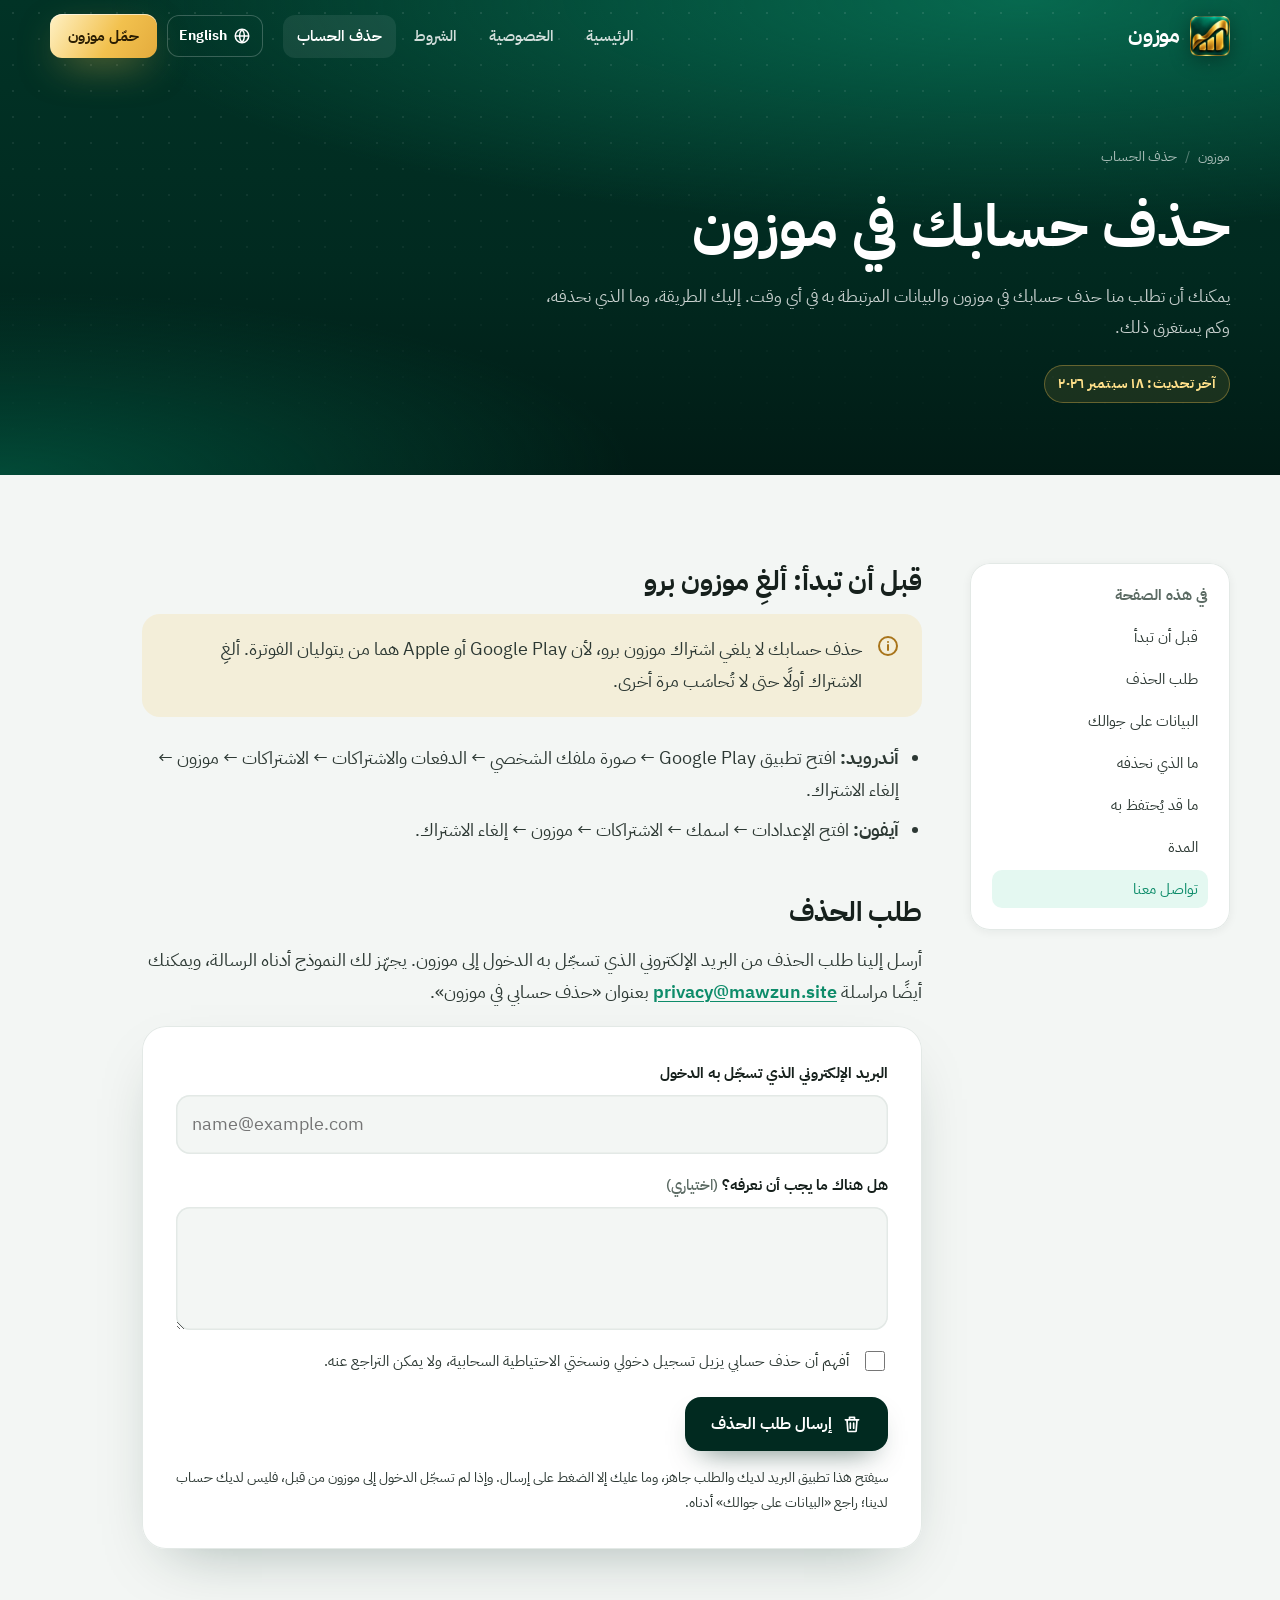
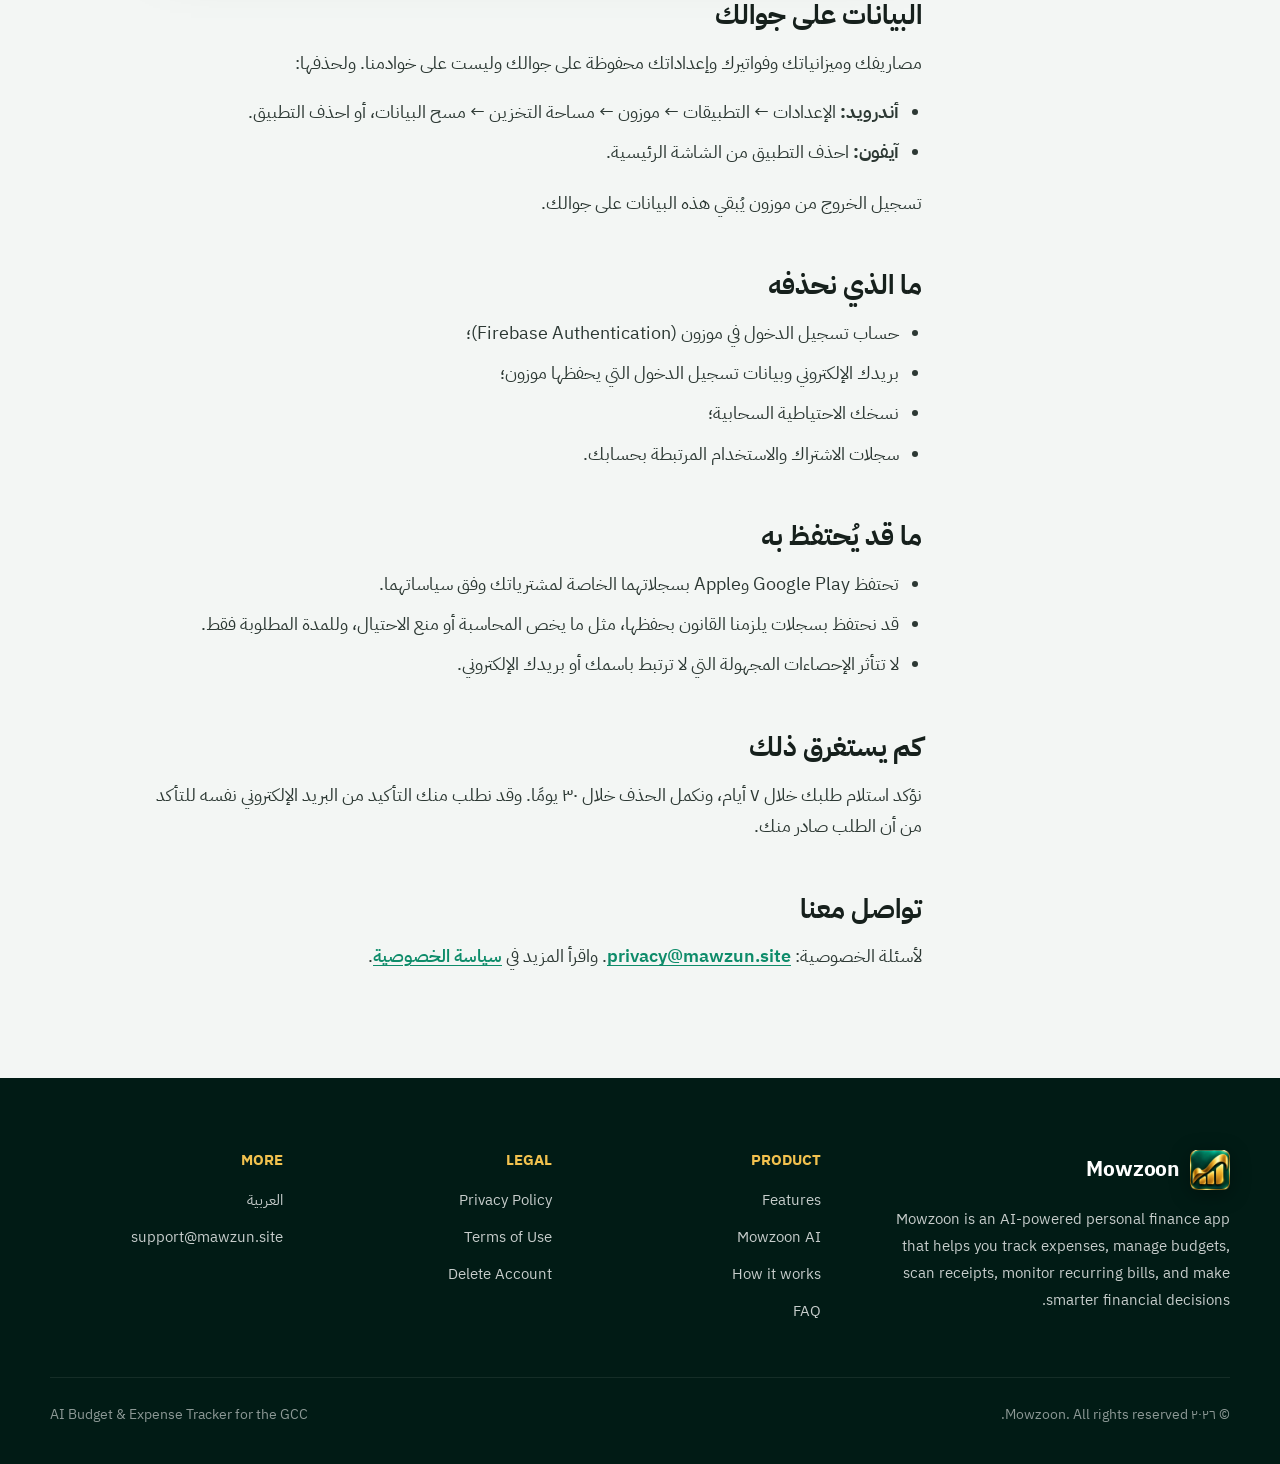
<file: ar/delete-account/index.html>
<!doctype html>
<html lang="ar" dir="rtl" class="no-js">
<head>
  <meta charset="utf-8">
  <meta name="viewport" content="width=device-width, initial-scale=1, viewport-fit=cover">
  <script>document.documentElement.className = document.documentElement.className.replace("no-js", "js");</script>
  <title>حذف الحساب – موزون</title>
  <meta name="description" content="كيف تحذف حسابك في موزون والبيانات المرتبطة به، وما الذي نحذفه وما قد يُحتفظ به، وكم يستغرق ذلك.">
  <meta name="robots" content="index, follow">
  <meta name="theme-color" content="#012a20">
  <link rel="canonical" href="https://mawzun.site/ar/delete-account/">
  <link rel="alternate" hreflang="ar" href="https://mawzun.site/ar/delete-account/">
  <link rel="alternate" hreflang="en" href="https://mawzun.site/en/delete-account/">
  <link rel="alternate" hreflang="x-default" href="https://mawzun.site/en/delete-account/">
  <meta property="og:type" content="article">
  <meta property="og:site_name" content="موزون">
  <meta property="og:title" content="حذف الحساب – موزون">
  <meta property="og:description" content="كيف تحذف حسابك في موزون والبيانات المرتبطة به.">
  <meta property="og:url" content="https://mawzun.site/ar/delete-account/">
  <meta property="og:image" content="https://mawzun.site/assets/img/og-ar.jpg">
  <meta property="og:locale" content="ar_SA">
  <meta name="twitter:card" content="summary_large_image">
  <link rel="icon" href="../../favicon.ico" sizes="any">
  <link rel="icon" href="../../favicon.png" type="image/png">
  <link rel="apple-touch-icon" href="../../apple-touch-icon.png">
  <link rel="manifest" href="../../site.webmanifest">
  <link rel="preconnect" href="https://fonts.googleapis.com">
  <link rel="preconnect" href="https://fonts.gstatic.com" crossorigin>
  <link rel="stylesheet" href="https://fonts.googleapis.com/css2?family=IBM+Plex+Sans+Arabic:wght@400;500;600;700&amp;family=Plus+Jakarta+Sans:wght@500;600;700;800&amp;display=swap">
  <link rel="stylesheet" href="../../assets/css/main.css">
  <script type="application/ld+json">
  {
    "@context": "https://schema.org",
    "@graph": [
      {
        "@type": "WebPage",
        "@id": "https://mawzun.site/ar/delete-account/#webpage",
        "url": "https://mawzun.site/ar/delete-account/",
        "name": "حذف الحساب – موزون",
        "inLanguage": "ar",
        "dateModified": "2026-09-18",
        "isPartOf": { "@id": "https://mawzun.site/#website" },
        "about": { "@id": "https://mawzun.site/#app" },
        "publisher": { "@id": "https://mawzun.site/#organization" }
      },
      {
        "@type": "BreadcrumbList",
        "itemListElement": [
          { "@type": "ListItem", "position": 1, "name": "موزون", "item": "https://mawzun.site/ar/" },
          { "@type": "ListItem", "position": 2, "name": "حذف الحساب", "item": "https://mawzun.site/ar/delete-account/" }
        ]
      }
    ]
  }
  </script>
</head>
<body>
  <svg width="0" height="0" style="position:absolute" aria-hidden="true" focusable="false">
    <defs>
      <symbol id="i-check" viewBox="0 0 24 24"><path d="M20 6 9 17l-5-5" fill="none" stroke="currentColor" stroke-width="2.4" stroke-linecap="round" stroke-linejoin="round"/></symbol>
      <symbol id="i-arrow" viewBox="0 0 24 24"><path d="M5 12h14M13 6l6 6-6 6" fill="none" stroke="currentColor" stroke-width="2" stroke-linecap="round" stroke-linejoin="round"/></symbol>
      <symbol id="i-sparkle" viewBox="0 0 24 24"><path d="M11 2.5 13 8l5.5 2L13 12l-2 5.5L9 12 3.5 10 9 8z" fill="currentColor"/><path d="M18.5 14.5 19.5 17l2.5 1-2.5 1-1 2.5-1-2.5-2.5-1 2.5-1z" fill="currentColor"/></symbol>
      <symbol id="i-mic" viewBox="0 0 24 24"><g fill="none" stroke="currentColor" stroke-width="2" stroke-linecap="round" stroke-linejoin="round"><rect x="9" y="3" width="6" height="11" rx="3"/><path d="M5 11a7 7 0 0 0 14 0M12 18v3"/></g></symbol>
      <symbol id="i-camera" viewBox="0 0 24 24"><g fill="none" stroke="currentColor" stroke-width="2" stroke-linejoin="round"><path d="M4 8h3l2-3h6l2 3h3v11H4z"/><circle cx="12" cy="13" r="3.5"/></g></symbol>
      <symbol id="i-receipt" viewBox="0 0 24 24"><g fill="none" stroke="currentColor" stroke-width="2" stroke-linecap="round" stroke-linejoin="round"><path d="M6 3h12v18l-3-2-3 2-3-2-3 2z"/><path d="M9 8h6M9 12h6M9 16h3"/></g></symbol>
      <symbol id="i-wallet" viewBox="0 0 24 24"><g fill="none" stroke="currentColor" stroke-width="2" stroke-linecap="round" stroke-linejoin="round"><path d="M19 7V5.5A1.5 1.5 0 0 0 17.5 4H5a2 2 0 0 0 0 4h14a1 1 0 0 1 1 1v10a1 1 0 0 1-1 1H5a2 2 0 0 1-2-2V6"/><path d="M16 14h.01"/></g></symbol>
      <symbol id="i-chart" viewBox="0 0 24 24"><g fill="none" stroke="currentColor" stroke-width="2" stroke-linecap="round" stroke-linejoin="round"><path d="M3 3v18h18"/><path d="m7 15 4-4 3 3 5-6"/></g></symbol>
      <symbol id="i-pie" viewBox="0 0 24 24"><g fill="none" stroke="currentColor" stroke-width="2" stroke-linejoin="round"><path d="M21 13A9 9 0 1 1 11 3v10z"/><path d="M14 3.2A9 9 0 0 1 20.8 10H14z"/></g></symbol>
      <symbol id="i-repeat" viewBox="0 0 24 24"><g fill="none" stroke="currentColor" stroke-width="2" stroke-linecap="round" stroke-linejoin="round"><path d="m17 2 4 4-4 4"/><path d="M3 11V9a3 3 0 0 1 3-3h15"/><path d="m7 22-4-4 4-4"/><path d="M21 13v2a3 3 0 0 1-3 3H3"/></g></symbol>
      <symbol id="i-target" viewBox="0 0 24 24"><g fill="none" stroke="currentColor" stroke-width="2"><circle cx="12" cy="12" r="9"/><circle cx="12" cy="12" r="5"/><circle cx="12" cy="12" r="1.2" fill="currentColor"/></g></symbol>
      <symbol id="i-shield" viewBox="0 0 24 24"><g fill="none" stroke="currentColor" stroke-width="2" stroke-linecap="round" stroke-linejoin="round"><path d="M12 3 20 6v6c0 5-3.5 8.5-8 9-4.5-.5-8-4-8-9V6z"/><path d="m9 12 2 2 4-4"/></g></symbol>
      <symbol id="i-phone" viewBox="0 0 24 24"><g fill="none" stroke="currentColor" stroke-width="2" stroke-linecap="round"><rect x="6" y="2" width="12" height="20" rx="3"/><path d="M11 18h2"/></g></symbol>
      <symbol id="i-user" viewBox="0 0 24 24"><g fill="none" stroke="currentColor" stroke-width="2" stroke-linecap="round"><circle cx="12" cy="8" r="4"/><path d="M4 21a8 8 0 0 1 16 0"/></g></symbol>
      <symbol id="i-eye-off" viewBox="0 0 24 24"><g fill="none" stroke="currentColor" stroke-width="2" stroke-linecap="round" stroke-linejoin="round"><path d="m3 3 18 18"/><path d="M10.6 5.1A10 10 0 0 1 12 5c6 0 9.5 7 9.5 7a17 17 0 0 1-3.2 4.2M6.6 6.6A17 17 0 0 0 2.5 12S6 19 12 19a9.6 9.6 0 0 0 5.4-1.6"/><path d="M9.9 9.9a3 3 0 0 0 4.2 4.2"/></g></symbol>
      <symbol id="i-lock" viewBox="0 0 24 24"><g fill="none" stroke="currentColor" stroke-width="2" stroke-linecap="round"><rect x="4" y="10" width="16" height="11" rx="2"/><path d="M8 10V7a4 4 0 0 1 8 0v3"/></g></symbol>
      <symbol id="i-trash" viewBox="0 0 24 24"><g fill="none" stroke="currentColor" stroke-width="2" stroke-linecap="round" stroke-linejoin="round"><path d="M4 7h16M10 11v6M14 11v6M6 7l1 13a1 1 0 0 0 1 1h8a1 1 0 0 0 1-1l1-13M9 7V4h6v3"/></g></symbol>
      <symbol id="i-globe" viewBox="0 0 24 24"><g fill="none" stroke="currentColor" stroke-width="2"><circle cx="12" cy="12" r="9"/><path d="M3 12h18M12 3a14 14 0 0 1 0 18M12 3a14 14 0 0 0 0 18"/></g></symbol>
      <symbol id="i-calendar" viewBox="0 0 24 24"><g fill="none" stroke="currentColor" stroke-width="2" stroke-linecap="round"><rect x="3" y="4" width="18" height="17" rx="2"/><path d="M3 9h18M8 2v4M16 2v4"/></g></symbol>
      <symbol id="i-chevron" viewBox="0 0 24 24"><path d="m9 18 6-6-6-6" fill="none" stroke="currentColor" stroke-width="2.2" stroke-linecap="round" stroke-linejoin="round"/></symbol>
      <symbol id="i-chevron-back" viewBox="0 0 24 24"><path d="m15 18-6-6 6-6" fill="none" stroke="currentColor" stroke-width="2.2" stroke-linecap="round" stroke-linejoin="round"/></symbol>
      <symbol id="i-info" viewBox="0 0 24 24"><g fill="none" stroke="currentColor" stroke-width="2" stroke-linecap="round"><circle cx="12" cy="12" r="9"/><path d="M12 11v5M12 8h.01"/></g></symbol>
      <symbol id="i-play" viewBox="0 0 24 24"><defs><linearGradient id="play-g" x1="0" y1="0" x2="1" y2="1"><stop offset="0" stop-color="#1fc99a"/><stop offset="1" stop-color="#f2c14e"/></linearGradient></defs><path d="M5 3.4v17.2a1 1 0 0 0 1.5.86l14.2-8.6a1 1 0 0 0 0-1.72L6.5 2.54A1 1 0 0 0 5 3.4z" fill="url(#play-g)"/></symbol>
    </defs>
  </svg>

  <a class="skip-link" href="#main">تخطَّ إلى المحتوى</a>

  <header class="site-header">
    <div class="container">
      <a class="brand" href="../" aria-label="الصفحة الرئيسية لموزون"><img src="../../assets/img/logo-96.png" width="40" height="40" alt=""><span>موزون</span></a>
      <nav id="site-nav" class="site-nav" aria-label="القائمة الرئيسية">
        <a href="../">الرئيسية</a>
        <a href="../privacy-policy/">الخصوصية</a>
        <a href="../terms-of-use/">الشروط</a>
        <a href="./" aria-current="page">حذف الحساب</a>
      </nav>
      <div class="header-actions">
        <a class="lang-switch" href="../../en/delete-account/" hreflang="en" lang="en" data-lang="en"><svg aria-hidden="true"><use href="#i-globe"/></svg><span>English</span></a>
        <a class="btn btn--gold header-cta" href="../#download">حمّل موزون</a>
        <button class="nav-toggle" type="button" aria-expanded="false" aria-controls="site-nav" aria-label="القائمة"><span></span></button>
      </div>
    </div>
  </header>

  <main id="main">
    <section class="page-hero">
      <div class="container">
        <ol class="breadcrumbs"><li><a href="../">موزون</a></li><li aria-current="page">حذف الحساب</li></ol>
        <h1>حذف حسابك في موزون</h1>
        <p>يمكنك أن تطلب منا حذف حسابك في موزون والبيانات المرتبطة به في أي وقت. إليك الطريقة، وما الذي نحذفه، وكم يستغرق ذلك.</p>
        <span class="chip chip--gold updated">آخر تحديث: ١٨ سبتمبر ٢٠٢٦</span>
      </div>
    </section>

    <div class="container legal-layout">
      <aside class="toc" aria-labelledby="toc-title">
        <h2 id="toc-title">في هذه الصفحة</h2>
        <ol>
          <li><a href="#before">قبل أن تبدأ</a></li>
          <li><a href="#request">طلب الحذف</a></li>
          <li><a href="#on-your-phone">البيانات على جوالك</a></li>
          <li><a href="#deleted">ما الذي نحذفه</a></li>
          <li><a href="#kept">ما قد يُحتفظ به</a></li>
          <li><a href="#timeline">المدة</a></li>
          <li><a href="#contact">تواصل معنا</a></li>
        </ol>
      </aside>

      <article class="legal">
        <h2 id="before">قبل أن تبدأ: ألغِ موزون برو</h2>
        <div class="callout callout--gold">
          <svg aria-hidden="true"><use href="#i-info"/></svg>
          <p>حذف حسابك لا يلغي اشتراك موزون برو، لأن Google Play أو Apple هما من يتوليان الفوترة. ألغِ الاشتراك أولًا حتى لا تُحاسَب مرة أخرى.</p>
        </div>
        <ul>
          <li><strong>أندرويد:</strong> افتح تطبيق Google Play ← صورة ملفك الشخصي ← الدفعات والاشتراكات ← الاشتراكات ← موزون ← إلغاء الاشتراك.</li>
          <li><strong>آيفون:</strong> افتح الإعدادات ← اسمك ← الاشتراكات ← موزون ← إلغاء الاشتراك.</li>
        </ul>

        <h2 id="request">طلب الحذف</h2>
        <p>أرسل إلينا طلب الحذف من البريد الإلكتروني الذي تسجّل به الدخول إلى موزون. يجهّز لك النموذج أدناه الرسالة، ويمكنك أيضًا مراسلة <a href="mailto:privacy@mawzun.site?subject=%D8%AD%D8%B0%D9%81%20%D8%AD%D8%B3%D8%A7%D8%A8%D9%8A%20%D9%81%D9%8A%20%D9%85%D9%88%D8%B2%D9%88%D9%86" dir="ltr">privacy@mawzun.site</a> بعنوان «حذف حسابي في موزون».</p>

        <div class="form-card">
          <form id="delete-form" novalidate
            data-subject="حذف حسابي في موزون"
            data-body="أرجو حذف حسابي في موزون والبيانات المرتبطة به.\n\nالبريد الإلكتروني للحساب: {email}\nملاحظة: {note}\n\nأفهم أن هذا الإجراء لا يمكن التراجع عنه.">
            <div class="field">
              <label for="email">البريد الإلكتروني الذي تسجّل به الدخول</label>
              <input id="email" name="email" type="email" autocomplete="email" required placeholder="name@example.com" dir="ltr">
            </div>
            <div class="field">
              <label for="note">هل هناك ما يجب أن نعرفه؟ <span style="font-weight:500;color:var(--muted)">(اختياري)</span></label>
              <textarea id="note" name="note" rows="3"></textarea>
            </div>
            <label class="check"><input type="checkbox" name="confirm" required><span>أفهم أن حذف حسابي يزيل تسجيل دخولي ونسختي الاحتياطية السحابية، ولا يمكن التراجع عنه.</span></label>
            <button class="btn btn--dark" type="submit"><svg aria-hidden="true"><use href="#i-trash"/></svg>إرسال طلب الحذف</button>
            <p class="form-note">سيفتح هذا تطبيق البريد لديك والطلب جاهز، وما عليك إلا الضغط على إرسال. وإذا لم تسجّل الدخول إلى موزون من قبل، فليس لديك حساب لدينا؛ راجع «البيانات على جوالك» أدناه.</p>
          </form>
          <div class="callout form-status" role="status">
            <svg aria-hidden="true"><use href="#i-check"/></svg>
            <p>يُفترض أن تطبيق البريد مفتوح الآن والطلب جاهز. بعد إرساله سنرد عليك للتأكيد.</p>
          </div>
        </div>

        <h2 id="on-your-phone">البيانات على جوالك</h2>
        <p>مصاريفك وميزانياتك وفواتيرك وإعداداتك محفوظة على جوالك وليست على خوادمنا. ولحذفها:</p>
        <ul>
          <li><strong>أندرويد:</strong> الإعدادات ← التطبيقات ← موزون ← مساحة التخزين ← مسح البيانات، أو احذف التطبيق.</li>
          <li><strong>آيفون:</strong> احذف التطبيق من الشاشة الرئيسية.</li>
        </ul>
        <p>تسجيل الخروج من موزون يُبقي هذه البيانات على جوالك.</p>

        <h2 id="deleted">ما الذي نحذفه</h2>
        <ul>
          <li>حساب تسجيل الدخول في موزون (Firebase Authentication)؛</li>
          <li>بريدك الإلكتروني وبيانات تسجيل الدخول التي يحفظها موزون؛</li>
          <li>نسخك الاحتياطية السحابية؛</li>
          <li>سجلات الاشتراك والاستخدام المرتبطة بحسابك.</li>
        </ul>

        <h2 id="kept">ما قد يُحتفظ به</h2>
        <ul>
          <li>تحتفظ Google Play وApple بسجلاتهما الخاصة لمشترياتك وفق سياساتهما.</li>
          <li>قد نحتفظ بسجلات يلزمنا القانون بحفظها، مثل ما يخص المحاسبة أو منع الاحتيال، وللمدة المطلوبة فقط.</li>
          <li>لا تتأثر الإحصاءات المجهولة التي لا ترتبط باسمك أو بريدك الإلكتروني.</li>
        </ul>

        <h2 id="timeline">كم يستغرق ذلك</h2>
        <p>نؤكد استلام طلبك خلال ٧ أيام، ونكمل الحذف خلال ٣٠ يومًا. وقد نطلب منك التأكيد من البريد الإلكتروني نفسه للتأكد من أن الطلب صادر منك.</p>

        <h2 id="contact">تواصل معنا</h2>
        <p>لأسئلة الخصوصية: <a href="mailto:privacy@mawzun.site" dir="ltr">privacy@mawzun.site</a>. واقرأ المزيد في <a href="../privacy-policy/">سياسة الخصوصية</a>.</p>
      </article>
    </div>
  </main>

  <footer class="site-footer">
    <div class="container">
      <div class="footer-grid">
        <div>
          <a class="brand" href="../"><img src="../../assets/img/logo-96.png" width="40" height="40" alt=""><span>Mowzoon</span></a>
          <p>Mowzoon is an AI-powered personal finance app that helps you track expenses, manage budgets, scan receipts, monitor recurring bills, and make smarter financial decisions.</p>
        </div>
        <nav aria-labelledby="footer-product">
          <h2 id="footer-product">Product</h2>
          <ul>
            <li><a href="../#features">Features</a></li>
            <li><a href="../#ai">Mowzoon AI</a></li>
            <li><a href="../#how-it-works">How it works</a></li>
            <li><a href="../#faq">FAQ</a></li>
          </ul>
        </nav>
        <nav aria-labelledby="footer-legal">
          <h2 id="footer-legal">Legal</h2>
          <ul>
            <li><a href="../privacy-policy/">Privacy Policy</a></li>
            <li><a href="../terms-of-use/">Terms of Use</a></li>
            <li><a href="../delete-account/">Delete Account</a></li>
          </ul>
        </nav>
        <nav aria-labelledby="footer-more">
          <h2 id="footer-more">More</h2>
          <ul>
            <li><a href="../../ar/" hreflang="ar" lang="ar" data-lang="ar">العربية</a></li>
            <li><a href="mailto:support@mawzun.site">support@mawzun.site</a></li>
          </ul>
        </nav>
      </div>
      <div class="footer-bottom">
        <span>© <span data-year>2026</span> Mowzoon. All rights reserved.</span>
        <span>AI Budget &amp; Expense Tracker for the GCC</span>
      </div>
    </div>
  </footer>

  <script src="../../assets/js/main.js" defer></script>
</body>
</html>
</file>
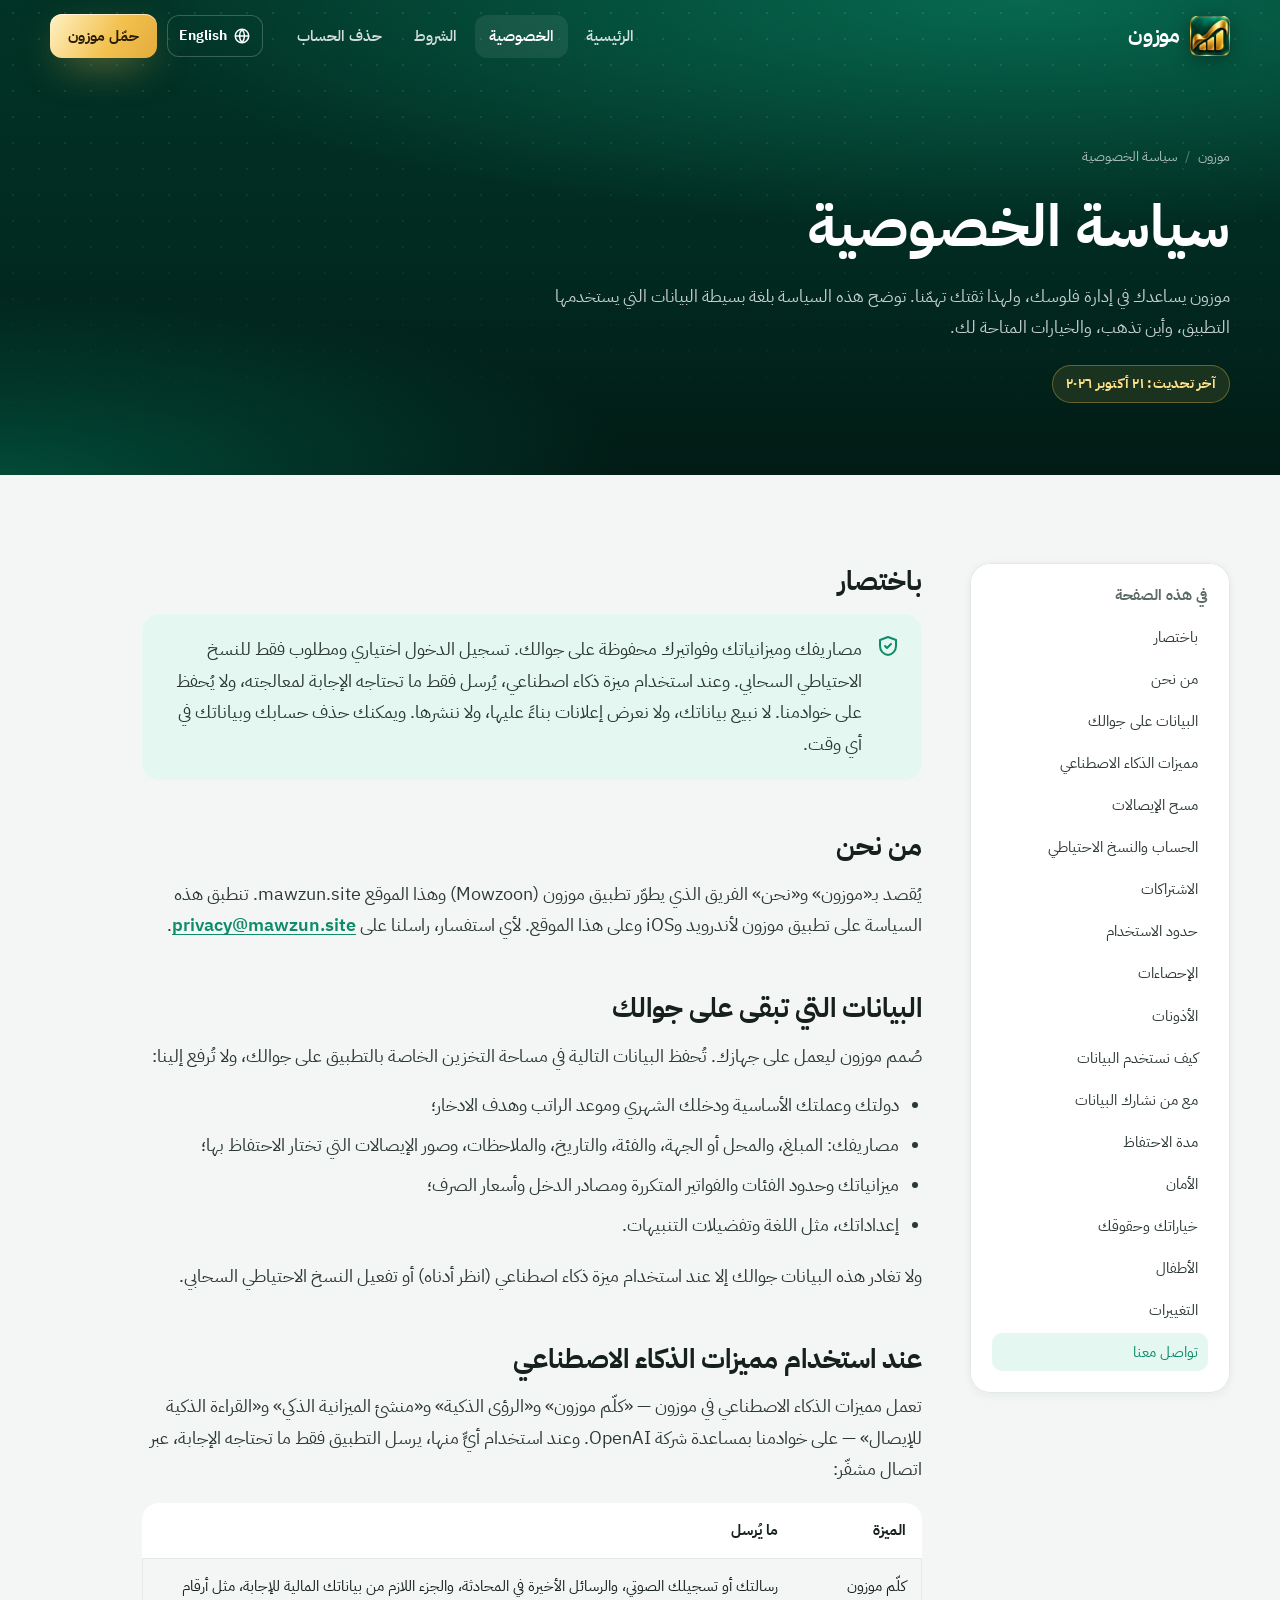
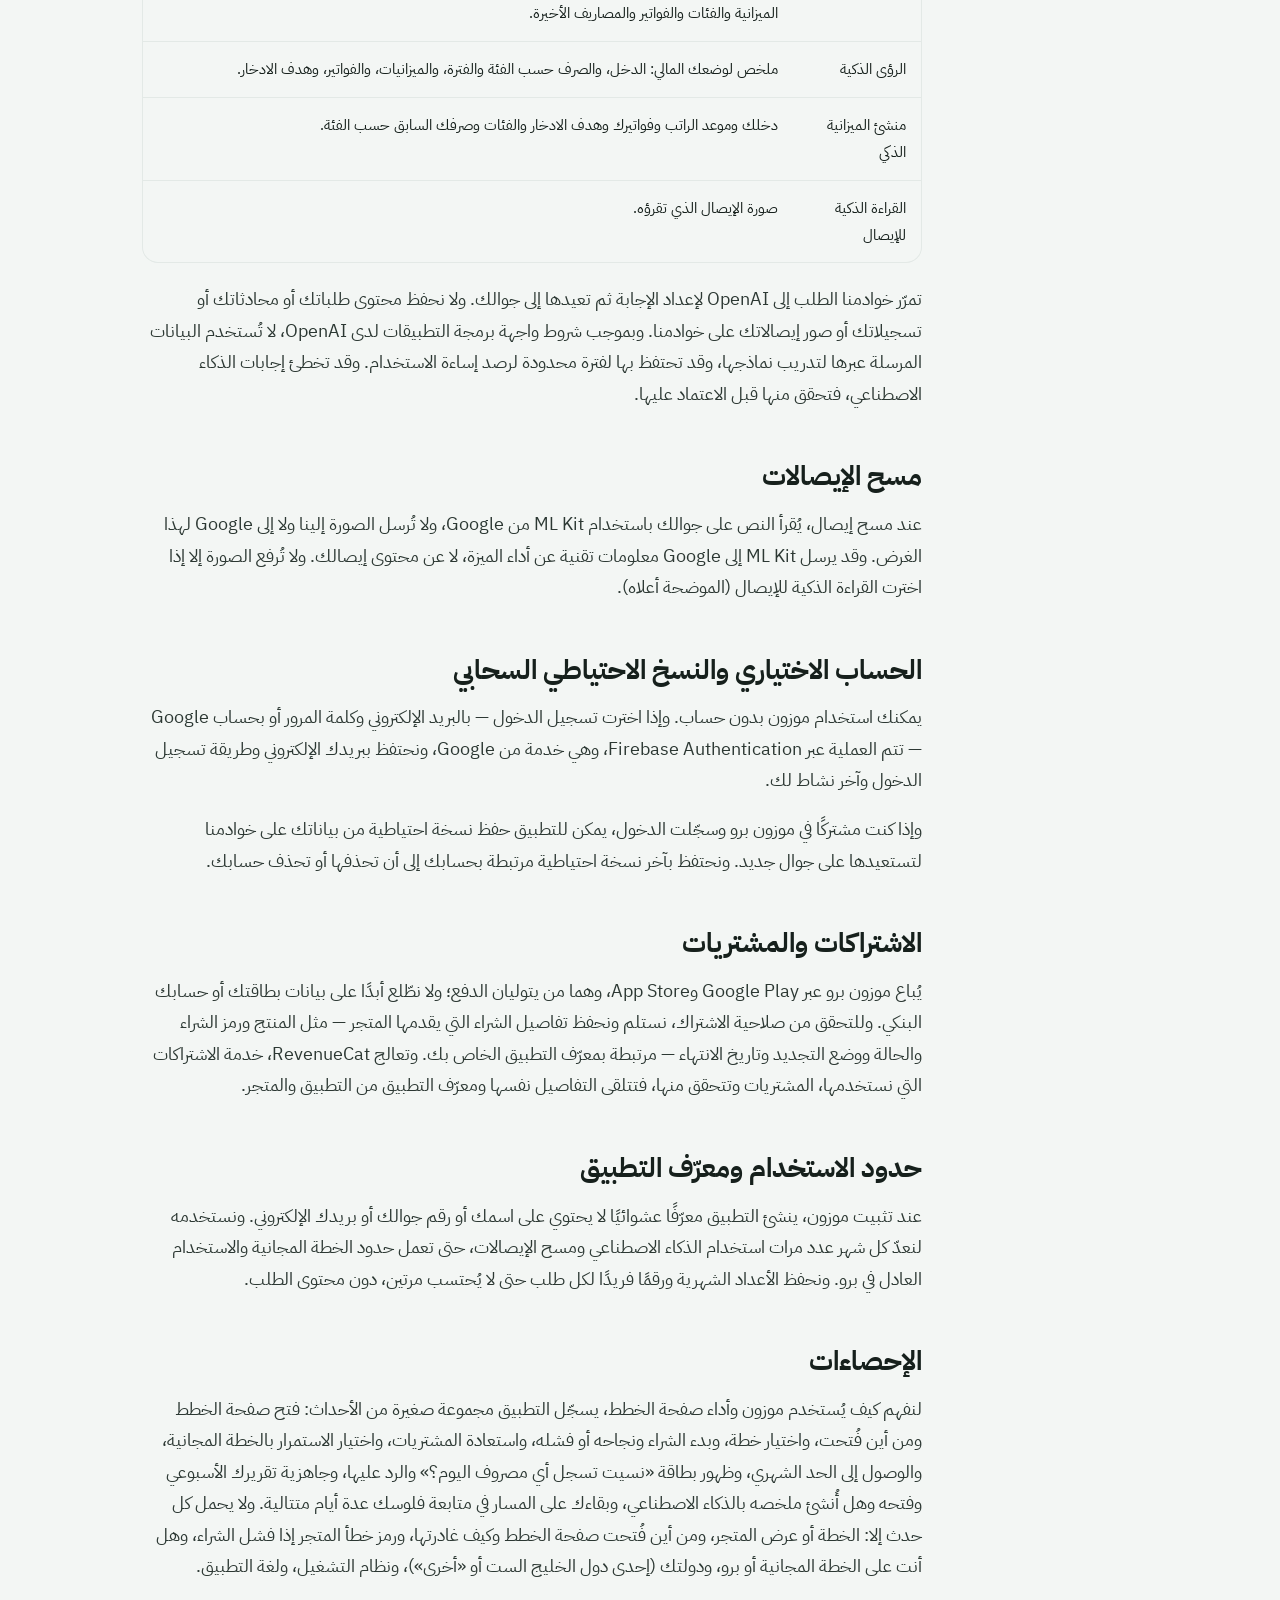
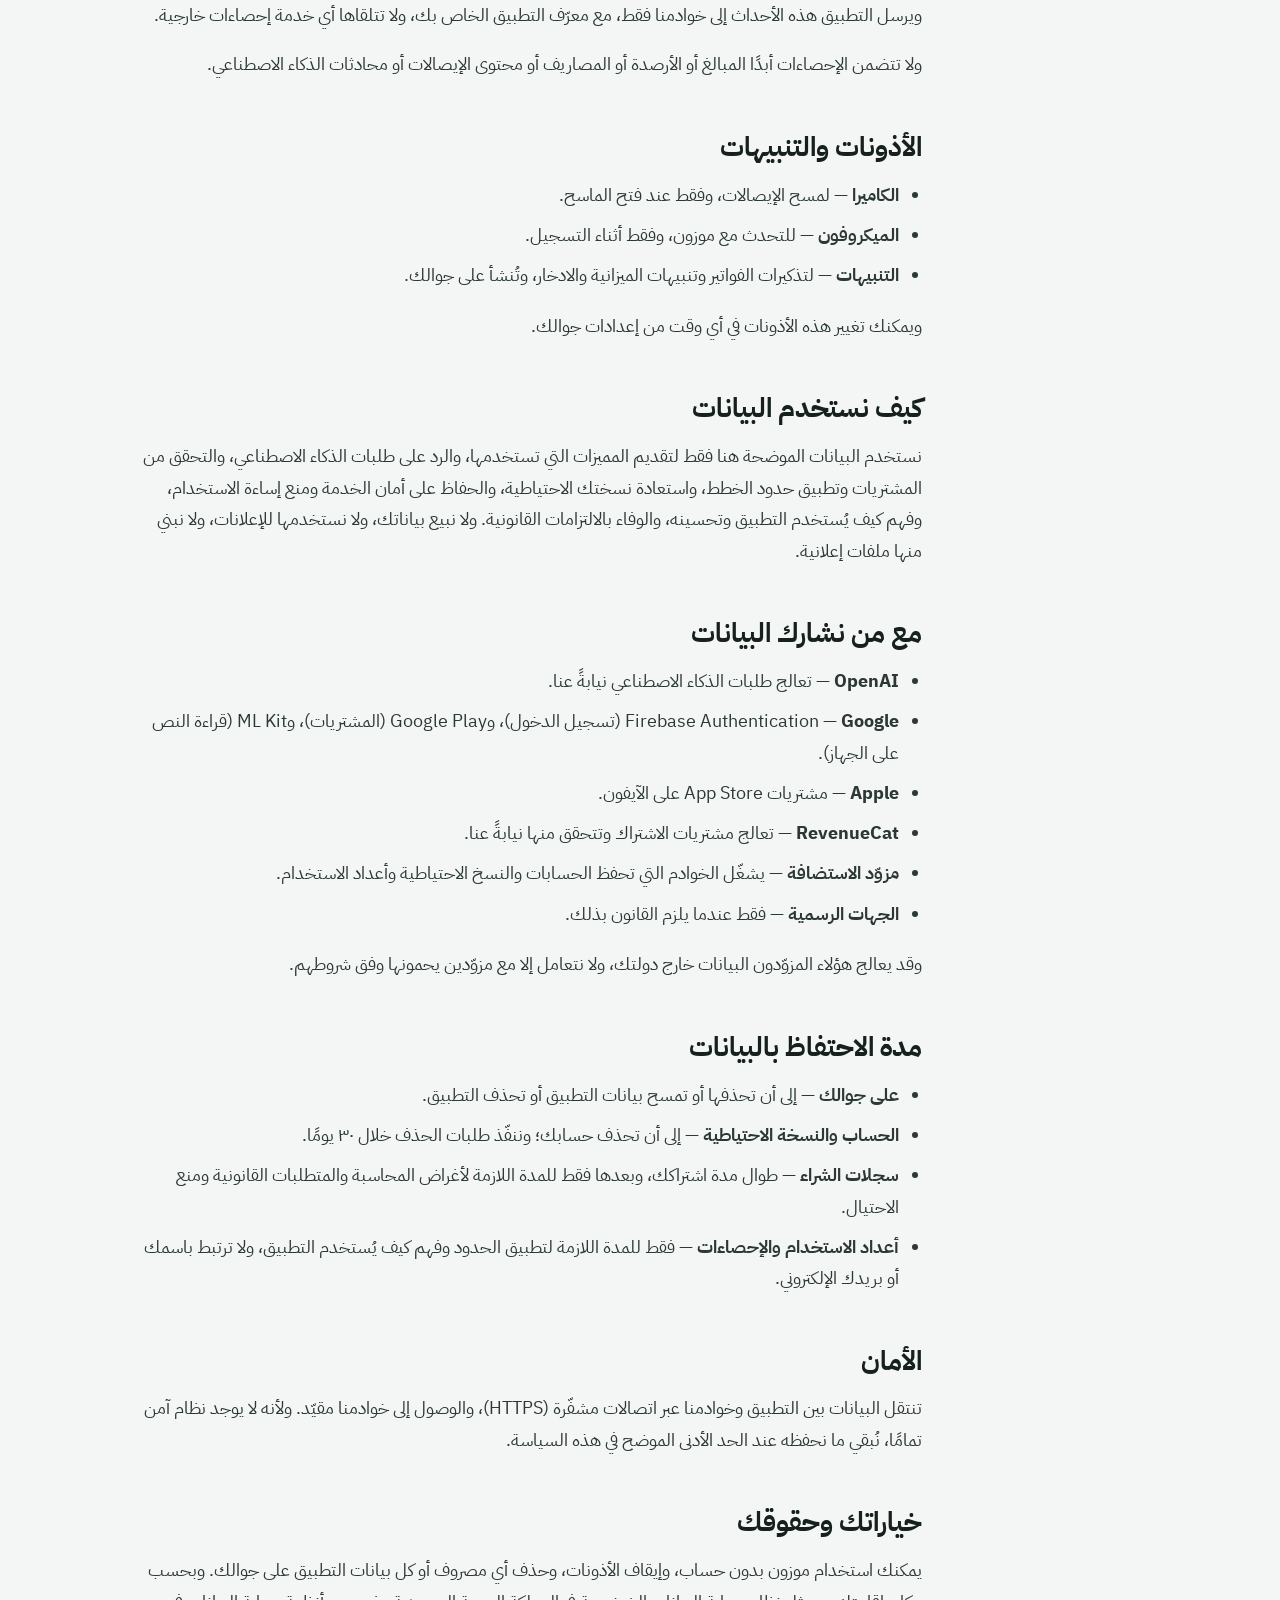
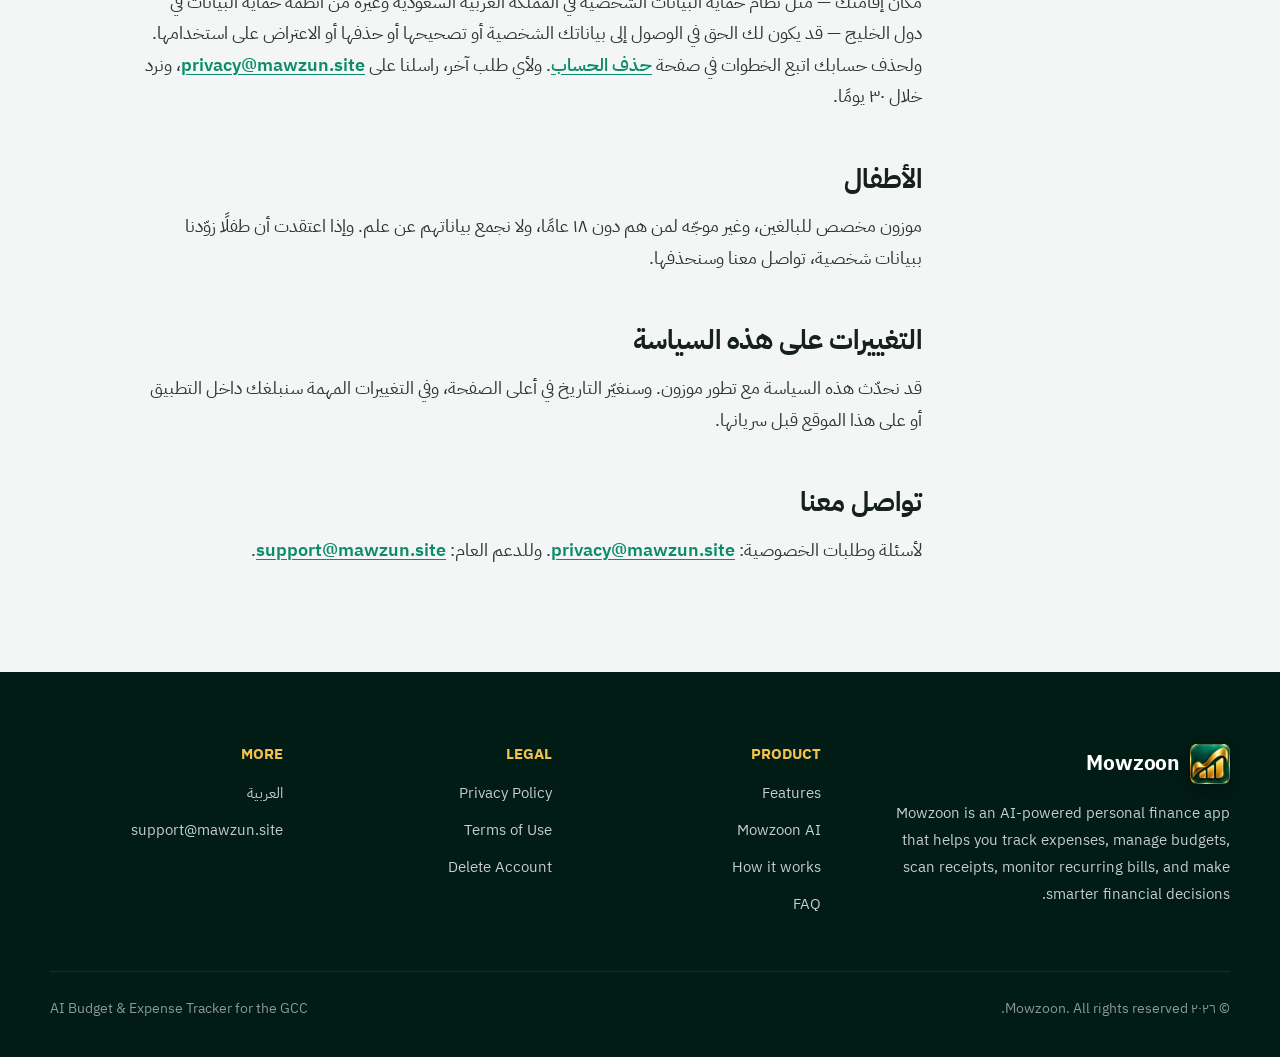
<file: ar/privacy-policy/index.html>
<!doctype html>
<html lang="ar" dir="rtl" class="no-js">
<head>
  <meta charset="utf-8">
  <meta name="viewport" content="width=device-width, initial-scale=1, viewport-fit=cover">
  <script>document.documentElement.className = document.documentElement.className.replace("no-js", "js");</script>
  <title>سياسة الخصوصية – موزون</title>
  <meta name="description" content="كيف يتعامل موزون، تطبيق إدارة المصاريف والميزانية بالذكاء الاصطناعي، مع بياناتك: ما يبقى على جوالك، وما ترسله مميزات الذكاء الاصطناعي، وكيف تحذف حسابك.">
  <meta name="robots" content="index, follow, max-image-preview:large">
  <meta name="theme-color" content="#012a20">
  <link rel="canonical" href="https://mawzun.site/ar/privacy-policy/">
  <link rel="alternate" hreflang="ar" href="https://mawzun.site/ar/privacy-policy/">
  <link rel="alternate" hreflang="en" href="https://mawzun.site/en/privacy-policy/">
  <link rel="alternate" hreflang="x-default" href="https://mawzun.site/en/privacy-policy/">
  <meta property="og:type" content="article">
  <meta property="og:site_name" content="موزون">
  <meta property="og:title" content="سياسة الخصوصية – موزون">
  <meta property="og:description" content="ما يبقى على جوالك، وما ترسله مميزات الذكاء الاصطناعي، وكيف تحذف حسابك.">
  <meta property="og:url" content="https://mawzun.site/ar/privacy-policy/">
  <meta property="og:image" content="https://mawzun.site/assets/img/og-ar.jpg">
  <meta property="og:locale" content="ar_SA">
  <meta name="twitter:card" content="summary_large_image">
  <link rel="icon" href="../../favicon.ico" sizes="any">
  <link rel="icon" href="../../favicon.png" type="image/png">
  <link rel="apple-touch-icon" href="../../apple-touch-icon.png">
  <link rel="manifest" href="../../site.webmanifest">
  <link rel="preconnect" href="https://fonts.googleapis.com">
  <link rel="preconnect" href="https://fonts.gstatic.com" crossorigin>
  <link rel="stylesheet" href="https://fonts.googleapis.com/css2?family=IBM+Plex+Sans+Arabic:wght@400;500;600;700&amp;family=Plus+Jakarta+Sans:wght@500;600;700;800&amp;display=swap">
  <link rel="stylesheet" href="../../assets/css/main.css">
  <script type="application/ld+json">
  {
    "@context": "https://schema.org",
    "@graph": [
      {
        "@type": "WebPage",
        "@id": "https://mawzun.site/ar/privacy-policy/#webpage",
        "url": "https://mawzun.site/ar/privacy-policy/",
        "name": "سياسة الخصوصية – موزون",
        "inLanguage": "ar",
        "dateModified": "2026-10-21",
        "isPartOf": { "@id": "https://mawzun.site/#website" },
        "about": { "@id": "https://mawzun.site/#app" },
        "publisher": { "@id": "https://mawzun.site/#organization" }
      },
      {
        "@type": "BreadcrumbList",
        "itemListElement": [
          { "@type": "ListItem", "position": 1, "name": "موزون", "item": "https://mawzun.site/ar/" },
          { "@type": "ListItem", "position": 2, "name": "سياسة الخصوصية", "item": "https://mawzun.site/ar/privacy-policy/" }
        ]
      }
    ]
  }
  </script>
</head>
<body>
  <svg width="0" height="0" style="position:absolute" aria-hidden="true" focusable="false">
    <defs>
      <symbol id="i-check" viewBox="0 0 24 24"><path d="M20 6 9 17l-5-5" fill="none" stroke="currentColor" stroke-width="2.4" stroke-linecap="round" stroke-linejoin="round"/></symbol>
      <symbol id="i-arrow" viewBox="0 0 24 24"><path d="M5 12h14M13 6l6 6-6 6" fill="none" stroke="currentColor" stroke-width="2" stroke-linecap="round" stroke-linejoin="round"/></symbol>
      <symbol id="i-sparkle" viewBox="0 0 24 24"><path d="M11 2.5 13 8l5.5 2L13 12l-2 5.5L9 12 3.5 10 9 8z" fill="currentColor"/><path d="M18.5 14.5 19.5 17l2.5 1-2.5 1-1 2.5-1-2.5-2.5-1 2.5-1z" fill="currentColor"/></symbol>
      <symbol id="i-mic" viewBox="0 0 24 24"><g fill="none" stroke="currentColor" stroke-width="2" stroke-linecap="round" stroke-linejoin="round"><rect x="9" y="3" width="6" height="11" rx="3"/><path d="M5 11a7 7 0 0 0 14 0M12 18v3"/></g></symbol>
      <symbol id="i-camera" viewBox="0 0 24 24"><g fill="none" stroke="currentColor" stroke-width="2" stroke-linejoin="round"><path d="M4 8h3l2-3h6l2 3h3v11H4z"/><circle cx="12" cy="13" r="3.5"/></g></symbol>
      <symbol id="i-receipt" viewBox="0 0 24 24"><g fill="none" stroke="currentColor" stroke-width="2" stroke-linecap="round" stroke-linejoin="round"><path d="M6 3h12v18l-3-2-3 2-3-2-3 2z"/><path d="M9 8h6M9 12h6M9 16h3"/></g></symbol>
      <symbol id="i-wallet" viewBox="0 0 24 24"><g fill="none" stroke="currentColor" stroke-width="2" stroke-linecap="round" stroke-linejoin="round"><path d="M19 7V5.5A1.5 1.5 0 0 0 17.5 4H5a2 2 0 0 0 0 4h14a1 1 0 0 1 1 1v10a1 1 0 0 1-1 1H5a2 2 0 0 1-2-2V6"/><path d="M16 14h.01"/></g></symbol>
      <symbol id="i-chart" viewBox="0 0 24 24"><g fill="none" stroke="currentColor" stroke-width="2" stroke-linecap="round" stroke-linejoin="round"><path d="M3 3v18h18"/><path d="m7 15 4-4 3 3 5-6"/></g></symbol>
      <symbol id="i-pie" viewBox="0 0 24 24"><g fill="none" stroke="currentColor" stroke-width="2" stroke-linejoin="round"><path d="M21 13A9 9 0 1 1 11 3v10z"/><path d="M14 3.2A9 9 0 0 1 20.8 10H14z"/></g></symbol>
      <symbol id="i-repeat" viewBox="0 0 24 24"><g fill="none" stroke="currentColor" stroke-width="2" stroke-linecap="round" stroke-linejoin="round"><path d="m17 2 4 4-4 4"/><path d="M3 11V9a3 3 0 0 1 3-3h15"/><path d="m7 22-4-4 4-4"/><path d="M21 13v2a3 3 0 0 1-3 3H3"/></g></symbol>
      <symbol id="i-target" viewBox="0 0 24 24"><g fill="none" stroke="currentColor" stroke-width="2"><circle cx="12" cy="12" r="9"/><circle cx="12" cy="12" r="5"/><circle cx="12" cy="12" r="1.2" fill="currentColor"/></g></symbol>
      <symbol id="i-shield" viewBox="0 0 24 24"><g fill="none" stroke="currentColor" stroke-width="2" stroke-linecap="round" stroke-linejoin="round"><path d="M12 3 20 6v6c0 5-3.5 8.5-8 9-4.5-.5-8-4-8-9V6z"/><path d="m9 12 2 2 4-4"/></g></symbol>
      <symbol id="i-phone" viewBox="0 0 24 24"><g fill="none" stroke="currentColor" stroke-width="2" stroke-linecap="round"><rect x="6" y="2" width="12" height="20" rx="3"/><path d="M11 18h2"/></g></symbol>
      <symbol id="i-user" viewBox="0 0 24 24"><g fill="none" stroke="currentColor" stroke-width="2" stroke-linecap="round"><circle cx="12" cy="8" r="4"/><path d="M4 21a8 8 0 0 1 16 0"/></g></symbol>
      <symbol id="i-eye-off" viewBox="0 0 24 24"><g fill="none" stroke="currentColor" stroke-width="2" stroke-linecap="round" stroke-linejoin="round"><path d="m3 3 18 18"/><path d="M10.6 5.1A10 10 0 0 1 12 5c6 0 9.5 7 9.5 7a17 17 0 0 1-3.2 4.2M6.6 6.6A17 17 0 0 0 2.5 12S6 19 12 19a9.6 9.6 0 0 0 5.4-1.6"/><path d="M9.9 9.9a3 3 0 0 0 4.2 4.2"/></g></symbol>
      <symbol id="i-lock" viewBox="0 0 24 24"><g fill="none" stroke="currentColor" stroke-width="2" stroke-linecap="round"><rect x="4" y="10" width="16" height="11" rx="2"/><path d="M8 10V7a4 4 0 0 1 8 0v3"/></g></symbol>
      <symbol id="i-trash" viewBox="0 0 24 24"><g fill="none" stroke="currentColor" stroke-width="2" stroke-linecap="round" stroke-linejoin="round"><path d="M4 7h16M10 11v6M14 11v6M6 7l1 13a1 1 0 0 0 1 1h8a1 1 0 0 0 1-1l1-13M9 7V4h6v3"/></g></symbol>
      <symbol id="i-globe" viewBox="0 0 24 24"><g fill="none" stroke="currentColor" stroke-width="2"><circle cx="12" cy="12" r="9"/><path d="M3 12h18M12 3a14 14 0 0 1 0 18M12 3a14 14 0 0 0 0 18"/></g></symbol>
      <symbol id="i-calendar" viewBox="0 0 24 24"><g fill="none" stroke="currentColor" stroke-width="2" stroke-linecap="round"><rect x="3" y="4" width="18" height="17" rx="2"/><path d="M3 9h18M8 2v4M16 2v4"/></g></symbol>
      <symbol id="i-chevron" viewBox="0 0 24 24"><path d="m9 18 6-6-6-6" fill="none" stroke="currentColor" stroke-width="2.2" stroke-linecap="round" stroke-linejoin="round"/></symbol>
      <symbol id="i-chevron-back" viewBox="0 0 24 24"><path d="m15 18-6-6 6-6" fill="none" stroke="currentColor" stroke-width="2.2" stroke-linecap="round" stroke-linejoin="round"/></symbol>
      <symbol id="i-info" viewBox="0 0 24 24"><g fill="none" stroke="currentColor" stroke-width="2" stroke-linecap="round"><circle cx="12" cy="12" r="9"/><path d="M12 11v5M12 8h.01"/></g></symbol>
      <symbol id="i-play" viewBox="0 0 24 24"><defs><linearGradient id="play-g" x1="0" y1="0" x2="1" y2="1"><stop offset="0" stop-color="#1fc99a"/><stop offset="1" stop-color="#f2c14e"/></linearGradient></defs><path d="M5 3.4v17.2a1 1 0 0 0 1.5.86l14.2-8.6a1 1 0 0 0 0-1.72L6.5 2.54A1 1 0 0 0 5 3.4z" fill="url(#play-g)"/></symbol>
    </defs>
  </svg>

  <a class="skip-link" href="#main">تخطَّ إلى المحتوى</a>

  <header class="site-header">
    <div class="container">
      <a class="brand" href="../" aria-label="الصفحة الرئيسية لموزون"><img src="../../assets/img/logo-96.png" width="40" height="40" alt=""><span>موزون</span></a>
      <nav id="site-nav" class="site-nav" aria-label="القائمة الرئيسية">
        <a href="../">الرئيسية</a>
        <a href="./" aria-current="page">الخصوصية</a>
        <a href="../terms-of-use/">الشروط</a>
        <a href="../delete-account/">حذف الحساب</a>
      </nav>
      <div class="header-actions">
        <a class="lang-switch" href="../../en/privacy-policy/" hreflang="en" lang="en" data-lang="en"><svg aria-hidden="true"><use href="#i-globe"/></svg><span>English</span></a>
        <a class="btn btn--gold header-cta" href="../#download">حمّل موزون</a>
        <button class="nav-toggle" type="button" aria-expanded="false" aria-controls="site-nav" aria-label="القائمة"><span></span></button>
      </div>
    </div>
  </header>

  <main id="main">
    <section class="page-hero">
      <div class="container">
        <ol class="breadcrumbs"><li><a href="../">موزون</a></li><li aria-current="page">سياسة الخصوصية</li></ol>
        <h1>سياسة الخصوصية</h1>
        <p>موزون يساعدك في إدارة فلوسك، ولهذا ثقتك تهمّنا. توضح هذه السياسة بلغة بسيطة البيانات التي يستخدمها التطبيق، وأين تذهب، والخيارات المتاحة لك.</p>
        <span class="chip chip--gold updated">آخر تحديث: ٢١ أكتوبر ٢٠٢٦</span>
      </div>
    </section>

    <div class="container legal-layout">
      <aside class="toc" aria-labelledby="toc-title">
        <h2 id="toc-title">في هذه الصفحة</h2>
        <ol>
          <li><a href="#summary">باختصار</a></li>
          <li><a href="#who-we-are">من نحن</a></li>
          <li><a href="#on-your-phone">البيانات على جوالك</a></li>
          <li><a href="#ai-features">مميزات الذكاء الاصطناعي</a></li>
          <li><a href="#receipts">مسح الإيصالات</a></li>
          <li><a href="#account">الحساب والنسخ الاحتياطي</a></li>
          <li><a href="#purchases">الاشتراكات</a></li>
          <li><a href="#usage">حدود الاستخدام</a></li>
          <li><a href="#analytics">الإحصاءات</a></li>
          <li><a href="#permissions">الأذونات</a></li>
          <li><a href="#use">كيف نستخدم البيانات</a></li>
          <li><a href="#sharing">مع من نشارك البيانات</a></li>
          <li><a href="#retention">مدة الاحتفاظ</a></li>
          <li><a href="#security">الأمان</a></li>
          <li><a href="#rights">خياراتك وحقوقك</a></li>
          <li><a href="#children">الأطفال</a></li>
          <li><a href="#changes">التغييرات</a></li>
          <li><a href="#contact">تواصل معنا</a></li>
        </ol>
      </aside>

      <article class="legal">
        <h2 id="summary">باختصار</h2>
        <div class="callout">
          <svg aria-hidden="true"><use href="#i-shield"/></svg>
          <div>
            <p>مصاريفك وميزانياتك وفواتيرك محفوظة على جوالك. تسجيل الدخول اختياري ومطلوب فقط للنسخ الاحتياطي السحابي. وعند استخدام ميزة ذكاء اصطناعي، يُرسل فقط ما تحتاجه الإجابة لمعالجته، ولا يُحفظ على خوادمنا. لا نبيع بياناتك، ولا نعرض إعلانات بناءً عليها، ولا ننشرها. ويمكنك حذف حسابك وبياناتك في أي وقت.</p>
          </div>
        </div>

        <h2 id="who-we-are">من نحن</h2>
        <p>يُقصد بـ«موزون» و«نحن» الفريق الذي يطوّر تطبيق موزون (Mowzoon) وهذا الموقع mawzun.site. تنطبق هذه السياسة على تطبيق موزون لأندرويد وiOS وعلى هذا الموقع. لأي استفسار، راسلنا على <a href="mailto:privacy@mawzun.site" dir="ltr">privacy@mawzun.site</a>.</p>

        <h2 id="on-your-phone">البيانات التي تبقى على جوالك</h2>
        <p>صُمم موزون ليعمل على جهازك. تُحفظ البيانات التالية في مساحة التخزين الخاصة بالتطبيق على جوالك، ولا تُرفع إلينا:</p>
        <ul>
          <li>دولتك وعملتك الأساسية ودخلك الشهري وموعد الراتب وهدف الادخار؛</li>
          <li>مصاريفك: المبلغ، والمحل أو الجهة، والفئة، والتاريخ، والملاحظات، وصور الإيصالات التي تختار الاحتفاظ بها؛</li>
          <li>ميزانياتك وحدود الفئات والفواتير المتكررة ومصادر الدخل وأسعار الصرف؛</li>
          <li>إعداداتك، مثل اللغة وتفضيلات التنبيهات.</li>
        </ul>
        <p>ولا تغادر هذه البيانات جوالك إلا عند استخدام ميزة ذكاء اصطناعي (انظر أدناه) أو تفعيل النسخ الاحتياطي السحابي.</p>

        <h2 id="ai-features">عند استخدام مميزات الذكاء الاصطناعي</h2>
        <p>تعمل مميزات الذكاء الاصطناعي في موزون — «كلّم موزون» و«الرؤى الذكية» و«منشئ الميزانية الذكي» و«القراءة الذكية للإيصال» — على خوادمنا بمساعدة شركة OpenAI. وعند استخدام أيٍّ منها، يرسل التطبيق فقط ما تحتاجه الإجابة، عبر اتصال مشفّر:</p>
        <div class="table-wrap">
          <table class="data-table">
            <thead><tr><th scope="col">الميزة</th><th scope="col">ما يُرسل</th></tr></thead>
            <tbody>
              <tr><td>كلّم موزون</td><td>رسالتك أو تسجيلك الصوتي، والرسائل الأخيرة في المحادثة، والجزء اللازم من بياناتك المالية للإجابة، مثل أرقام الميزانية والفئات والفواتير والمصاريف الأخيرة.</td></tr>
              <tr><td>الرؤى الذكية</td><td>ملخص لوضعك المالي: الدخل، والصرف حسب الفئة والفترة، والميزانيات، والفواتير، وهدف الادخار.</td></tr>
              <tr><td>منشئ الميزانية الذكي</td><td>دخلك وموعد الراتب وفواتيرك وهدف الادخار والفئات وصرفك السابق حسب الفئة.</td></tr>
              <tr><td>القراءة الذكية للإيصال</td><td>صورة الإيصال الذي تقرؤه.</td></tr>
            </tbody>
          </table>
        </div>
        <p>تمرّر خوادمنا الطلب إلى OpenAI لإعداد الإجابة ثم تعيدها إلى جوالك. ولا نحفظ محتوى طلباتك أو محادثاتك أو تسجيلاتك أو صور إيصالاتك على خوادمنا. وبموجب شروط واجهة برمجة التطبيقات لدى OpenAI، لا تُستخدم البيانات المرسلة عبرها لتدريب نماذجها، وقد تحتفظ بها لفترة محدودة لرصد إساءة الاستخدام. وقد تخطئ إجابات الذكاء الاصطناعي، فتحقق منها قبل الاعتماد عليها.</p>

        <h2 id="receipts">مسح الإيصالات</h2>
        <p>عند مسح إيصال، يُقرأ النص على جوالك باستخدام ML Kit من Google، ولا تُرسل الصورة إلينا ولا إلى Google لهذا الغرض. وقد يرسل ML Kit إلى Google معلومات تقنية عن أداء الميزة، لا عن محتوى إيصالك. ولا تُرفع الصورة إلا إذا اخترت القراءة الذكية للإيصال (الموضحة أعلاه).</p>

        <h2 id="account">الحساب الاختياري والنسخ الاحتياطي السحابي</h2>
        <p>يمكنك استخدام موزون بدون حساب. وإذا اخترت تسجيل الدخول — بالبريد الإلكتروني وكلمة المرور أو بحساب Google — تتم العملية عبر Firebase Authentication، وهي خدمة من Google، ونحتفظ ببريدك الإلكتروني وطريقة تسجيل الدخول وآخر نشاط لك.</p>
        <p>وإذا كنت مشتركًا في موزون برو وسجّلت الدخول، يمكن للتطبيق حفظ نسخة احتياطية من بياناتك على خوادمنا لتستعيدها على جوال جديد. ونحتفظ بآخر نسخة احتياطية مرتبطة بحسابك إلى أن تحذفها أو تحذف حسابك.</p>

        <h2 id="purchases">الاشتراكات والمشتريات</h2>
        <p>يُباع موزون برو عبر Google Play وApp Store، وهما من يتوليان الدفع؛ ولا نطّلع أبدًا على بيانات بطاقتك أو حسابك البنكي. وللتحقق من صلاحية الاشتراك، نستلم ونحفظ تفاصيل الشراء التي يقدمها المتجر — مثل المنتج ورمز الشراء والحالة ووضع التجديد وتاريخ الانتهاء — مرتبطة بمعرّف التطبيق الخاص بك. وتعالج RevenueCat، خدمة الاشتراكات التي نستخدمها، المشتريات وتتحقق منها، فتتلقى التفاصيل نفسها ومعرّف التطبيق من التطبيق والمتجر.</p>

        <h2 id="usage">حدود الاستخدام ومعرّف التطبيق</h2>
        <p>عند تثبيت موزون، ينشئ التطبيق معرّفًا عشوائيًا لا يحتوي على اسمك أو رقم جوالك أو بريدك الإلكتروني. ونستخدمه لنعدّ كل شهر عدد مرات استخدام الذكاء الاصطناعي ومسح الإيصالات، حتى تعمل حدود الخطة المجانية والاستخدام العادل في برو. ونحفظ الأعداد الشهرية ورقمًا فريدًا لكل طلب حتى لا يُحتسب مرتين، دون محتوى الطلب.</p>

        <h2 id="analytics">الإحصاءات</h2>
        <p>لنفهم كيف يُستخدم موزون وأداء صفحة الخطط، يسجّل التطبيق مجموعة صغيرة من الأحداث: فتح صفحة الخطط ومن أين فُتحت، واختيار خطة، وبدء الشراء ونجاحه أو فشله، واستعادة المشتريات، واختيار الاستمرار بالخطة المجانية، والوصول إلى الحد الشهري، وظهور بطاقة «نسيت تسجل أي مصروف اليوم؟» والرد عليها، وجاهزية تقريرك الأسبوعي وفتحه وهل أُنشئ ملخصه بالذكاء الاصطناعي، وبقاءك على المسار في متابعة فلوسك عدة أيام متتالية. ولا يحمل كل حدث إلا: الخطة أو عرض المتجر، ومن أين فُتحت صفحة الخطط وكيف غادرتها، ورمز خطأ المتجر إذا فشل الشراء، وهل أنت على الخطة المجانية أو برو، ودولتك (إحدى دول الخليج الست أو «أخرى»)، ونظام التشغيل، ولغة التطبيق.</p>
        <p>ويرسل التطبيق هذه الأحداث إلى خوادمنا فقط، مع معرّف التطبيق الخاص بك، ولا تتلقاها أي خدمة إحصاءات خارجية.</p>
        <p>ولا تتضمن الإحصاءات أبدًا المبالغ أو الأرصدة أو المصاريف أو محتوى الإيصالات أو محادثات الذكاء الاصطناعي.</p>

        <h2 id="permissions">الأذونات والتنبيهات</h2>
        <ul>
          <li><strong>الكاميرا</strong> — لمسح الإيصالات، وفقط عند فتح الماسح.</li>
          <li><strong>الميكروفون</strong> — للتحدث مع موزون، وفقط أثناء التسجيل.</li>
          <li><strong>التنبيهات</strong> — لتذكيرات الفواتير وتنبيهات الميزانية والادخار، وتُنشأ على جوالك.</li>
        </ul>
        <p>ويمكنك تغيير هذه الأذونات في أي وقت من إعدادات جوالك.</p>

        <h2 id="use">كيف نستخدم البيانات</h2>
        <p>نستخدم البيانات الموضحة هنا فقط لتقديم المميزات التي تستخدمها، والرد على طلبات الذكاء الاصطناعي، والتحقق من المشتريات وتطبيق حدود الخطط، واستعادة نسختك الاحتياطية، والحفاظ على أمان الخدمة ومنع إساءة الاستخدام، وفهم كيف يُستخدم التطبيق وتحسينه، والوفاء بالالتزامات القانونية. ولا نبيع بياناتك، ولا نستخدمها للإعلانات، ولا نبني منها ملفات إعلانية.</p>

        <h2 id="sharing">مع من نشارك البيانات</h2>
        <ul>
          <li><strong>OpenAI</strong> — تعالج طلبات الذكاء الاصطناعي نيابةً عنا.</li>
          <li><strong>Google</strong> — ‏Firebase Authentication (تسجيل الدخول)، وGoogle Play (المشتريات)، وML Kit (قراءة النص على الجهاز).</li>
          <li><strong>Apple</strong> — مشتريات App Store على الآيفون.</li>
          <li><strong>RevenueCat</strong> — تعالج مشتريات الاشتراك وتتحقق منها نيابةً عنا.</li>
          <li><strong>مزوّد الاستضافة</strong> — يشغّل الخوادم التي تحفظ الحسابات والنسخ الاحتياطية وأعداد الاستخدام.</li>
          <li><strong>الجهات الرسمية</strong> — فقط عندما يلزم القانون بذلك.</li>
        </ul>
        <p>وقد يعالج هؤلاء المزوّدون البيانات خارج دولتك، ولا نتعامل إلا مع مزوّدين يحمونها وفق شروطهم.</p>

        <h2 id="retention">مدة الاحتفاظ بالبيانات</h2>
        <ul>
          <li><strong>على جوالك</strong> — إلى أن تحذفها أو تمسح بيانات التطبيق أو تحذف التطبيق.</li>
          <li><strong>الحساب والنسخة الاحتياطية</strong> — إلى أن تحذف حسابك؛ وننفّذ طلبات الحذف خلال ٣٠ يومًا.</li>
          <li><strong>سجلات الشراء</strong> — طوال مدة اشتراكك، وبعدها فقط للمدة اللازمة لأغراض المحاسبة والمتطلبات القانونية ومنع الاحتيال.</li>
          <li><strong>أعداد الاستخدام والإحصاءات</strong> — فقط للمدة اللازمة لتطبيق الحدود وفهم كيف يُستخدم التطبيق، ولا ترتبط باسمك أو بريدك الإلكتروني.</li>
        </ul>

        <h2 id="security">الأمان</h2>
        <p>تنتقل البيانات بين التطبيق وخوادمنا عبر اتصالات مشفّرة (HTTPS)، والوصول إلى خوادمنا مقيّد. ولأنه لا يوجد نظام آمن تمامًا، نُبقي ما نحفظه عند الحد الأدنى الموضح في هذه السياسة.</p>

        <h2 id="rights">خياراتك وحقوقك</h2>
        <p>يمكنك استخدام موزون بدون حساب، وإيقاف الأذونات، وحذف أي مصروف أو كل بيانات التطبيق على جوالك. وبحسب مكان إقامتك — مثل نظام حماية البيانات الشخصية في المملكة العربية السعودية وغيره من أنظمة حماية البيانات في دول الخليج — قد يكون لك الحق في الوصول إلى بياناتك الشخصية أو تصحيحها أو حذفها أو الاعتراض على استخدامها. ولحذف حسابك اتبع الخطوات في صفحة <a href="../delete-account/">حذف الحساب</a>. ولأي طلب آخر، راسلنا على <a href="mailto:privacy@mawzun.site" dir="ltr">privacy@mawzun.site</a>، ونرد خلال ٣٠ يومًا.</p>

        <h2 id="children">الأطفال</h2>
        <p>موزون مخصص للبالغين، وغير موجّه لمن هم دون ١٨ عامًا، ولا نجمع بياناتهم عن علم. وإذا اعتقدت أن طفلًا زوّدنا ببيانات شخصية، تواصل معنا وسنحذفها.</p>

        <h2 id="changes">التغييرات على هذه السياسة</h2>
        <p>قد نحدّث هذه السياسة مع تطور موزون. وسنغيّر التاريخ في أعلى الصفحة، وفي التغييرات المهمة سنبلغك داخل التطبيق أو على هذا الموقع قبل سريانها.</p>

        <h2 id="contact">تواصل معنا</h2>
        <p>لأسئلة وطلبات الخصوصية: <a href="mailto:privacy@mawzun.site" dir="ltr">privacy@mawzun.site</a>. وللدعم العام: <a href="mailto:support@mawzun.site" dir="ltr">support@mawzun.site</a>.</p>
      </article>
    </div>
  </main>

  <footer class="site-footer">
    <div class="container">
      <div class="footer-grid">
        <div>
          <a class="brand" href="../"><img src="../../assets/img/logo-96.png" width="40" height="40" alt=""><span>Mowzoon</span></a>
          <p>Mowzoon is an AI-powered personal finance app that helps you track expenses, manage budgets, scan receipts, monitor recurring bills, and make smarter financial decisions.</p>
        </div>
        <nav aria-labelledby="footer-product">
          <h2 id="footer-product">Product</h2>
          <ul>
            <li><a href="../#features">Features</a></li>
            <li><a href="../#ai">Mowzoon AI</a></li>
            <li><a href="../#how-it-works">How it works</a></li>
            <li><a href="../#faq">FAQ</a></li>
          </ul>
        </nav>
        <nav aria-labelledby="footer-legal">
          <h2 id="footer-legal">Legal</h2>
          <ul>
            <li><a href="../privacy-policy/">Privacy Policy</a></li>
            <li><a href="../terms-of-use/">Terms of Use</a></li>
            <li><a href="../delete-account/">Delete Account</a></li>
          </ul>
        </nav>
        <nav aria-labelledby="footer-more">
          <h2 id="footer-more">More</h2>
          <ul>
            <li><a href="../../ar/" hreflang="ar" lang="ar" data-lang="ar">العربية</a></li>
            <li><a href="mailto:support@mawzun.site">support@mawzun.site</a></li>
          </ul>
        </nav>
      </div>
      <div class="footer-bottom">
        <span>© <span data-year>2026</span> Mowzoon. All rights reserved.</span>
        <span>AI Budget &amp; Expense Tracker for the GCC</span>
      </div>
    </div>
  </footer>

  <script src="../../assets/js/main.js" defer></script>
</body>
</html>
</file>
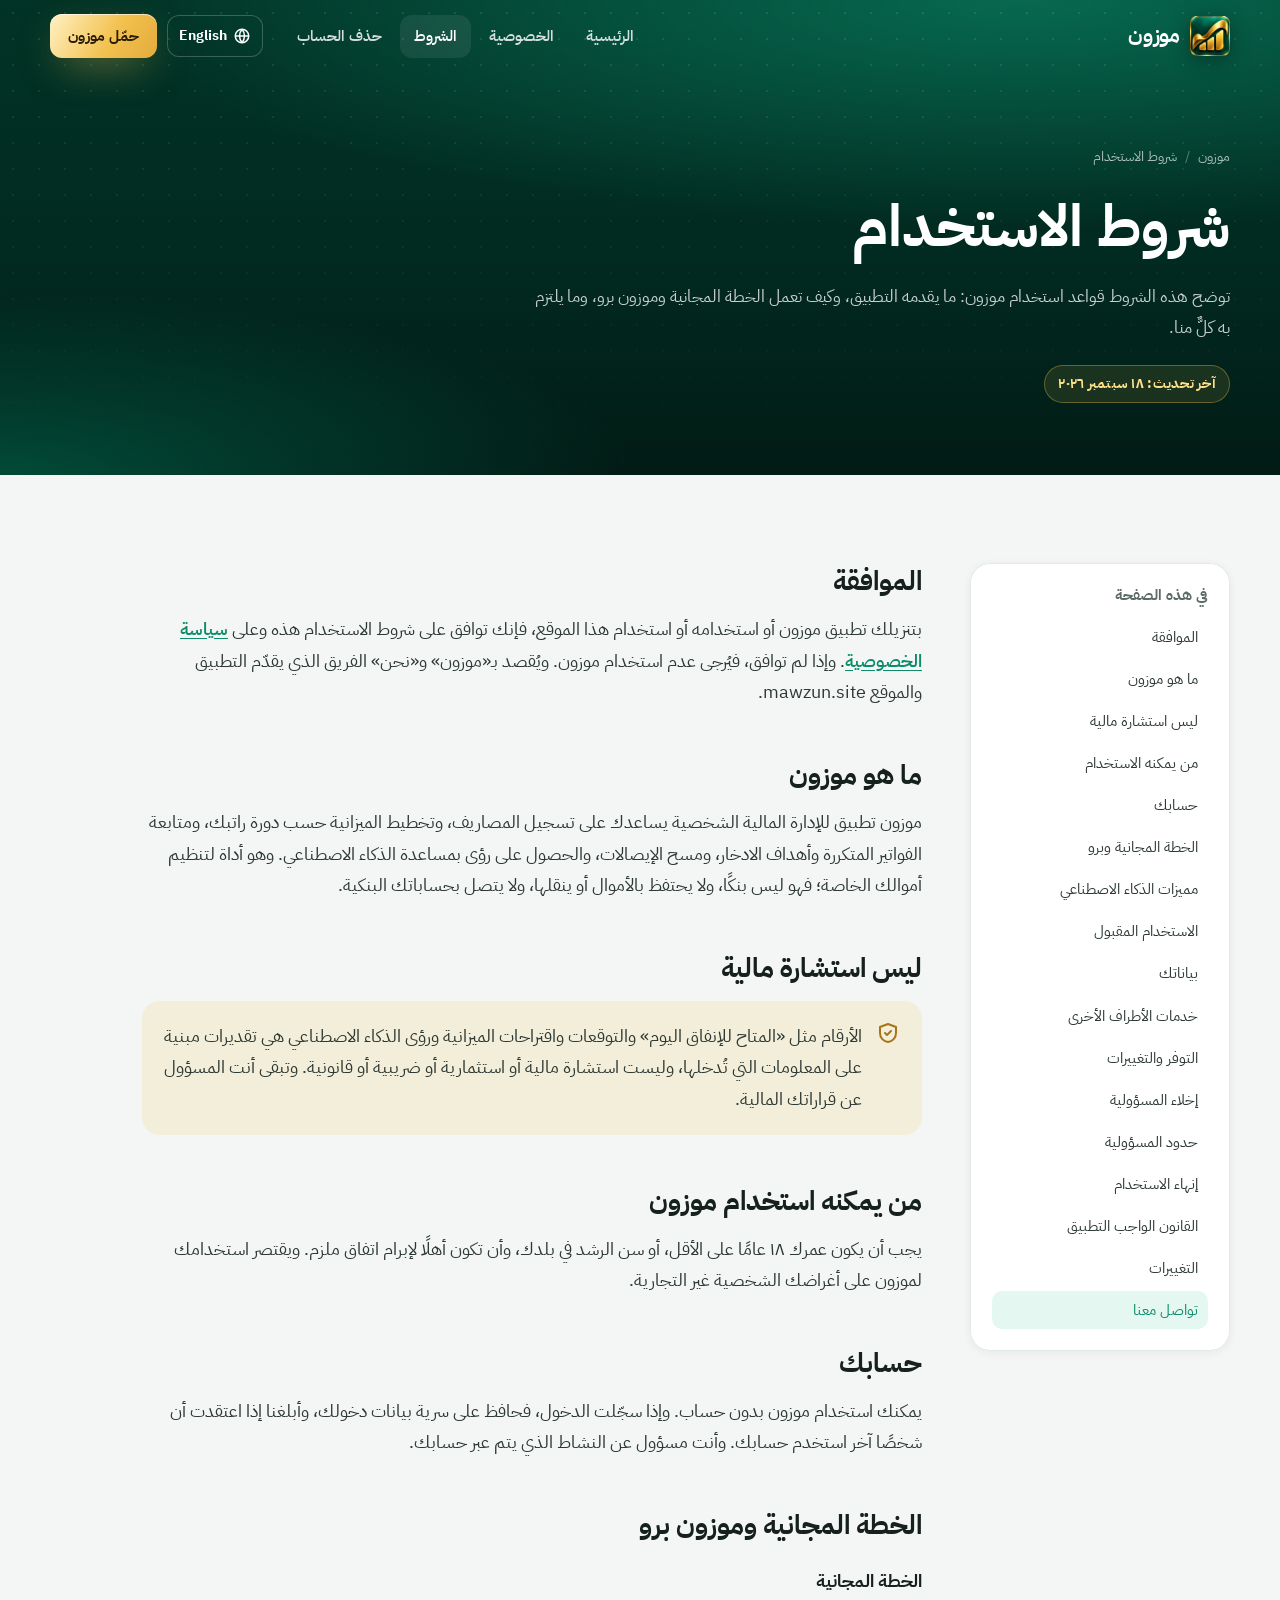
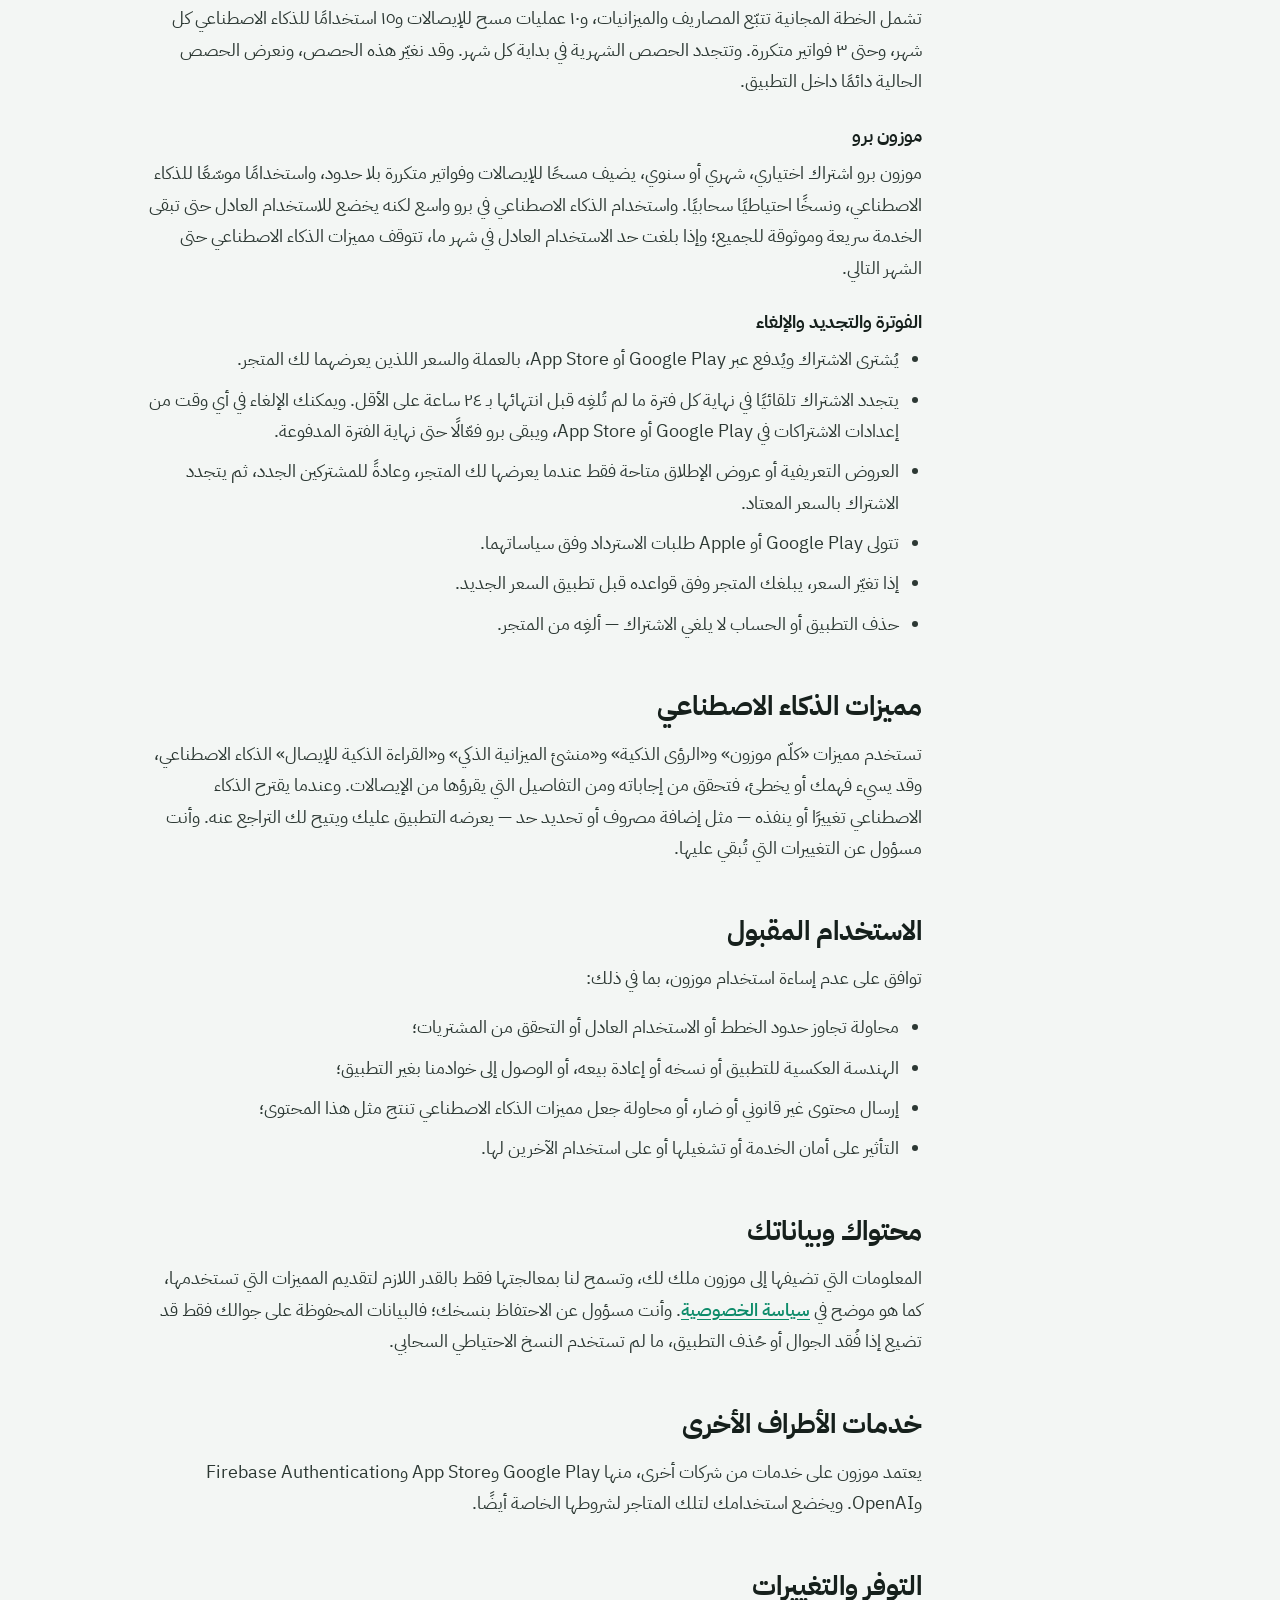
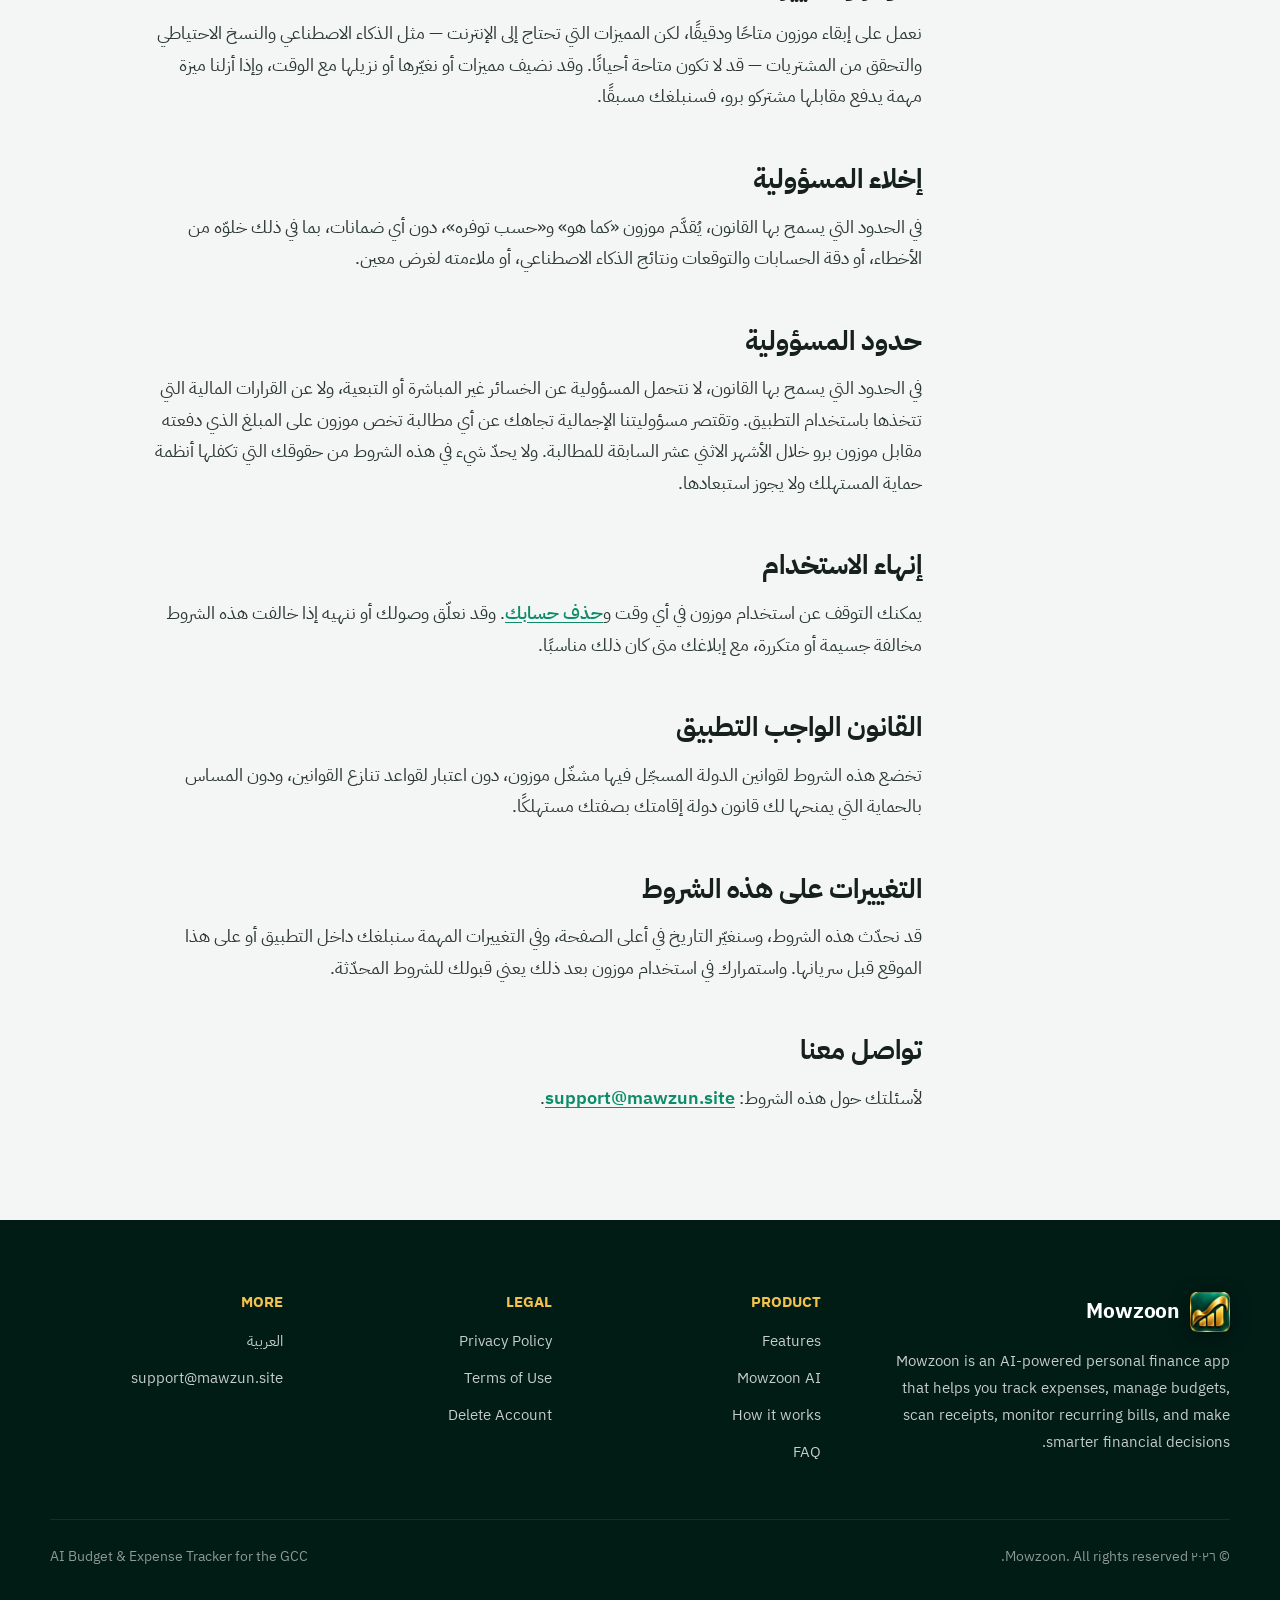
<file: ar/terms-of-use/index.html>
<!doctype html>
<html lang="ar" dir="rtl" class="no-js">
<head>
  <meta charset="utf-8">
  <meta name="viewport" content="width=device-width, initial-scale=1, viewport-fit=cover">
  <script>document.documentElement.className = document.documentElement.className.replace("no-js", "js");</script>
  <title>شروط الاستخدام – موزون</title>
  <meta name="description" content="شروط استخدام موزون، تطبيق إدارة المصاريف والميزانية بالذكاء الاصطناعي لدول الخليج: الخطة المجانية، واشتراك موزون برو، ومميزات الذكاء الاصطناعي، ومسؤولياتك.">
  <meta name="robots" content="index, follow, max-image-preview:large">
  <meta name="theme-color" content="#012a20">
  <link rel="canonical" href="https://mawzun.site/ar/terms-of-use/">
  <link rel="alternate" hreflang="ar" href="https://mawzun.site/ar/terms-of-use/">
  <link rel="alternate" hreflang="en" href="https://mawzun.site/en/terms-of-use/">
  <link rel="alternate" hreflang="x-default" href="https://mawzun.site/en/terms-of-use/">
  <meta property="og:type" content="article">
  <meta property="og:site_name" content="موزون">
  <meta property="og:title" content="شروط الاستخدام – موزون">
  <meta property="og:description" content="الخطة المجانية، واشتراك موزون برو، ومميزات الذكاء الاصطناعي، ومسؤولياتك.">
  <meta property="og:url" content="https://mawzun.site/ar/terms-of-use/">
  <meta property="og:image" content="https://mawzun.site/assets/img/og-ar.jpg">
  <meta property="og:locale" content="ar_SA">
  <meta name="twitter:card" content="summary_large_image">
  <link rel="icon" href="../../favicon.ico" sizes="any">
  <link rel="icon" href="../../favicon.png" type="image/png">
  <link rel="apple-touch-icon" href="../../apple-touch-icon.png">
  <link rel="manifest" href="../../site.webmanifest">
  <link rel="preconnect" href="https://fonts.googleapis.com">
  <link rel="preconnect" href="https://fonts.gstatic.com" crossorigin>
  <link rel="stylesheet" href="https://fonts.googleapis.com/css2?family=IBM+Plex+Sans+Arabic:wght@400;500;600;700&amp;family=Plus+Jakarta+Sans:wght@500;600;700;800&amp;display=swap">
  <link rel="stylesheet" href="../../assets/css/main.css">
  <script type="application/ld+json">
  {
    "@context": "https://schema.org",
    "@graph": [
      {
        "@type": "WebPage",
        "@id": "https://mawzun.site/ar/terms-of-use/#webpage",
        "url": "https://mawzun.site/ar/terms-of-use/",
        "name": "شروط الاستخدام – موزون",
        "inLanguage": "ar",
        "dateModified": "2026-09-18",
        "isPartOf": { "@id": "https://mawzun.site/#website" },
        "about": { "@id": "https://mawzun.site/#app" },
        "publisher": { "@id": "https://mawzun.site/#organization" }
      },
      {
        "@type": "BreadcrumbList",
        "itemListElement": [
          { "@type": "ListItem", "position": 1, "name": "موزون", "item": "https://mawzun.site/ar/" },
          { "@type": "ListItem", "position": 2, "name": "شروط الاستخدام", "item": "https://mawzun.site/ar/terms-of-use/" }
        ]
      }
    ]
  }
  </script>
</head>
<body>
  <svg width="0" height="0" style="position:absolute" aria-hidden="true" focusable="false">
    <defs>
      <symbol id="i-check" viewBox="0 0 24 24"><path d="M20 6 9 17l-5-5" fill="none" stroke="currentColor" stroke-width="2.4" stroke-linecap="round" stroke-linejoin="round"/></symbol>
      <symbol id="i-arrow" viewBox="0 0 24 24"><path d="M5 12h14M13 6l6 6-6 6" fill="none" stroke="currentColor" stroke-width="2" stroke-linecap="round" stroke-linejoin="round"/></symbol>
      <symbol id="i-sparkle" viewBox="0 0 24 24"><path d="M11 2.5 13 8l5.5 2L13 12l-2 5.5L9 12 3.5 10 9 8z" fill="currentColor"/><path d="M18.5 14.5 19.5 17l2.5 1-2.5 1-1 2.5-1-2.5-2.5-1 2.5-1z" fill="currentColor"/></symbol>
      <symbol id="i-mic" viewBox="0 0 24 24"><g fill="none" stroke="currentColor" stroke-width="2" stroke-linecap="round" stroke-linejoin="round"><rect x="9" y="3" width="6" height="11" rx="3"/><path d="M5 11a7 7 0 0 0 14 0M12 18v3"/></g></symbol>
      <symbol id="i-camera" viewBox="0 0 24 24"><g fill="none" stroke="currentColor" stroke-width="2" stroke-linejoin="round"><path d="M4 8h3l2-3h6l2 3h3v11H4z"/><circle cx="12" cy="13" r="3.5"/></g></symbol>
      <symbol id="i-receipt" viewBox="0 0 24 24"><g fill="none" stroke="currentColor" stroke-width="2" stroke-linecap="round" stroke-linejoin="round"><path d="M6 3h12v18l-3-2-3 2-3-2-3 2z"/><path d="M9 8h6M9 12h6M9 16h3"/></g></symbol>
      <symbol id="i-wallet" viewBox="0 0 24 24"><g fill="none" stroke="currentColor" stroke-width="2" stroke-linecap="round" stroke-linejoin="round"><path d="M19 7V5.5A1.5 1.5 0 0 0 17.5 4H5a2 2 0 0 0 0 4h14a1 1 0 0 1 1 1v10a1 1 0 0 1-1 1H5a2 2 0 0 1-2-2V6"/><path d="M16 14h.01"/></g></symbol>
      <symbol id="i-chart" viewBox="0 0 24 24"><g fill="none" stroke="currentColor" stroke-width="2" stroke-linecap="round" stroke-linejoin="round"><path d="M3 3v18h18"/><path d="m7 15 4-4 3 3 5-6"/></g></symbol>
      <symbol id="i-pie" viewBox="0 0 24 24"><g fill="none" stroke="currentColor" stroke-width="2" stroke-linejoin="round"><path d="M21 13A9 9 0 1 1 11 3v10z"/><path d="M14 3.2A9 9 0 0 1 20.8 10H14z"/></g></symbol>
      <symbol id="i-repeat" viewBox="0 0 24 24"><g fill="none" stroke="currentColor" stroke-width="2" stroke-linecap="round" stroke-linejoin="round"><path d="m17 2 4 4-4 4"/><path d="M3 11V9a3 3 0 0 1 3-3h15"/><path d="m7 22-4-4 4-4"/><path d="M21 13v2a3 3 0 0 1-3 3H3"/></g></symbol>
      <symbol id="i-target" viewBox="0 0 24 24"><g fill="none" stroke="currentColor" stroke-width="2"><circle cx="12" cy="12" r="9"/><circle cx="12" cy="12" r="5"/><circle cx="12" cy="12" r="1.2" fill="currentColor"/></g></symbol>
      <symbol id="i-shield" viewBox="0 0 24 24"><g fill="none" stroke="currentColor" stroke-width="2" stroke-linecap="round" stroke-linejoin="round"><path d="M12 3 20 6v6c0 5-3.5 8.5-8 9-4.5-.5-8-4-8-9V6z"/><path d="m9 12 2 2 4-4"/></g></symbol>
      <symbol id="i-phone" viewBox="0 0 24 24"><g fill="none" stroke="currentColor" stroke-width="2" stroke-linecap="round"><rect x="6" y="2" width="12" height="20" rx="3"/><path d="M11 18h2"/></g></symbol>
      <symbol id="i-user" viewBox="0 0 24 24"><g fill="none" stroke="currentColor" stroke-width="2" stroke-linecap="round"><circle cx="12" cy="8" r="4"/><path d="M4 21a8 8 0 0 1 16 0"/></g></symbol>
      <symbol id="i-eye-off" viewBox="0 0 24 24"><g fill="none" stroke="currentColor" stroke-width="2" stroke-linecap="round" stroke-linejoin="round"><path d="m3 3 18 18"/><path d="M10.6 5.1A10 10 0 0 1 12 5c6 0 9.5 7 9.5 7a17 17 0 0 1-3.2 4.2M6.6 6.6A17 17 0 0 0 2.5 12S6 19 12 19a9.6 9.6 0 0 0 5.4-1.6"/><path d="M9.9 9.9a3 3 0 0 0 4.2 4.2"/></g></symbol>
      <symbol id="i-lock" viewBox="0 0 24 24"><g fill="none" stroke="currentColor" stroke-width="2" stroke-linecap="round"><rect x="4" y="10" width="16" height="11" rx="2"/><path d="M8 10V7a4 4 0 0 1 8 0v3"/></g></symbol>
      <symbol id="i-trash" viewBox="0 0 24 24"><g fill="none" stroke="currentColor" stroke-width="2" stroke-linecap="round" stroke-linejoin="round"><path d="M4 7h16M10 11v6M14 11v6M6 7l1 13a1 1 0 0 0 1 1h8a1 1 0 0 0 1-1l1-13M9 7V4h6v3"/></g></symbol>
      <symbol id="i-globe" viewBox="0 0 24 24"><g fill="none" stroke="currentColor" stroke-width="2"><circle cx="12" cy="12" r="9"/><path d="M3 12h18M12 3a14 14 0 0 1 0 18M12 3a14 14 0 0 0 0 18"/></g></symbol>
      <symbol id="i-calendar" viewBox="0 0 24 24"><g fill="none" stroke="currentColor" stroke-width="2" stroke-linecap="round"><rect x="3" y="4" width="18" height="17" rx="2"/><path d="M3 9h18M8 2v4M16 2v4"/></g></symbol>
      <symbol id="i-chevron" viewBox="0 0 24 24"><path d="m9 18 6-6-6-6" fill="none" stroke="currentColor" stroke-width="2.2" stroke-linecap="round" stroke-linejoin="round"/></symbol>
      <symbol id="i-chevron-back" viewBox="0 0 24 24"><path d="m15 18-6-6 6-6" fill="none" stroke="currentColor" stroke-width="2.2" stroke-linecap="round" stroke-linejoin="round"/></symbol>
      <symbol id="i-info" viewBox="0 0 24 24"><g fill="none" stroke="currentColor" stroke-width="2" stroke-linecap="round"><circle cx="12" cy="12" r="9"/><path d="M12 11v5M12 8h.01"/></g></symbol>
      <symbol id="i-play" viewBox="0 0 24 24"><defs><linearGradient id="play-g" x1="0" y1="0" x2="1" y2="1"><stop offset="0" stop-color="#1fc99a"/><stop offset="1" stop-color="#f2c14e"/></linearGradient></defs><path d="M5 3.4v17.2a1 1 0 0 0 1.5.86l14.2-8.6a1 1 0 0 0 0-1.72L6.5 2.54A1 1 0 0 0 5 3.4z" fill="url(#play-g)"/></symbol>
    </defs>
  </svg>

  <a class="skip-link" href="#main">تخطَّ إلى المحتوى</a>

  <header class="site-header">
    <div class="container">
      <a class="brand" href="../" aria-label="الصفحة الرئيسية لموزون"><img src="../../assets/img/logo-96.png" width="40" height="40" alt=""><span>موزون</span></a>
      <nav id="site-nav" class="site-nav" aria-label="القائمة الرئيسية">
        <a href="../">الرئيسية</a>
        <a href="../privacy-policy/">الخصوصية</a>
        <a href="./" aria-current="page">الشروط</a>
        <a href="../delete-account/">حذف الحساب</a>
      </nav>
      <div class="header-actions">
        <a class="lang-switch" href="../../en/terms-of-use/" hreflang="en" lang="en" data-lang="en"><svg aria-hidden="true"><use href="#i-globe"/></svg><span>English</span></a>
        <a class="btn btn--gold header-cta" href="../#download">حمّل موزون</a>
        <button class="nav-toggle" type="button" aria-expanded="false" aria-controls="site-nav" aria-label="القائمة"><span></span></button>
      </div>
    </div>
  </header>

  <main id="main">
    <section class="page-hero">
      <div class="container">
        <ol class="breadcrumbs"><li><a href="../">موزون</a></li><li aria-current="page">شروط الاستخدام</li></ol>
        <h1>شروط الاستخدام</h1>
        <p>توضح هذه الشروط قواعد استخدام موزون: ما يقدمه التطبيق، وكيف تعمل الخطة المجانية وموزون برو، وما يلتزم به كلٌّ منا.</p>
        <span class="chip chip--gold updated">آخر تحديث: ١٨ سبتمبر ٢٠٢٦</span>
      </div>
    </section>

    <div class="container legal-layout">
      <aside class="toc" aria-labelledby="toc-title">
        <h2 id="toc-title">في هذه الصفحة</h2>
        <ol>
          <li><a href="#agreement">الموافقة</a></li>
          <li><a href="#service">ما هو موزون</a></li>
          <li><a href="#not-advice">ليس استشارة مالية</a></li>
          <li><a href="#eligibility">من يمكنه الاستخدام</a></li>
          <li><a href="#account">حسابك</a></li>
          <li><a href="#plans">الخطة المجانية وبرو</a></li>
          <li><a href="#ai">مميزات الذكاء الاصطناعي</a></li>
          <li><a href="#acceptable-use">الاستخدام المقبول</a></li>
          <li><a href="#your-data">بياناتك</a></li>
          <li><a href="#third-party">خدمات الأطراف الأخرى</a></li>
          <li><a href="#availability">التوفر والتغييرات</a></li>
          <li><a href="#disclaimers">إخلاء المسؤولية</a></li>
          <li><a href="#liability">حدود المسؤولية</a></li>
          <li><a href="#ending">إنهاء الاستخدام</a></li>
          <li><a href="#law">القانون الواجب التطبيق</a></li>
          <li><a href="#changes">التغييرات</a></li>
          <li><a href="#contact">تواصل معنا</a></li>
        </ol>
      </aside>

      <article class="legal">
        <h2 id="agreement">الموافقة</h2>
        <p>بتنزيلك تطبيق موزون أو استخدامه أو استخدام هذا الموقع، فإنك توافق على شروط الاستخدام هذه وعلى <a href="../privacy-policy/">سياسة الخصوصية</a>. وإذا لم توافق، فيُرجى عدم استخدام موزون. ويُقصد بـ«موزون» و«نحن» الفريق الذي يقدّم التطبيق والموقع mawzun.site.</p>

        <h2 id="service">ما هو موزون</h2>
        <p>موزون تطبيق للإدارة المالية الشخصية يساعدك على تسجيل المصاريف، وتخطيط الميزانية حسب دورة راتبك، ومتابعة الفواتير المتكررة وأهداف الادخار، ومسح الإيصالات، والحصول على رؤى بمساعدة الذكاء الاصطناعي. وهو أداة لتنظيم أموالك الخاصة؛ فهو ليس بنكًا، ولا يحتفظ بالأموال أو ينقلها، ولا يتصل بحساباتك البنكية.</p>

        <h2 id="not-advice">ليس استشارة مالية</h2>
        <div class="callout callout--gold">
          <svg aria-hidden="true"><use href="#i-shield"/></svg>
          <p>الأرقام مثل «المتاح للإنفاق اليوم» والتوقعات واقتراحات الميزانية ورؤى الذكاء الاصطناعي هي تقديرات مبنية على المعلومات التي تُدخلها، وليست استشارة مالية أو استثمارية أو ضريبية أو قانونية. وتبقى أنت المسؤول عن قراراتك المالية.</p>
        </div>

        <h2 id="eligibility">من يمكنه استخدام موزون</h2>
        <p>يجب أن يكون عمرك ١٨ عامًا على الأقل، أو سن الرشد في بلدك، وأن تكون أهلًا لإبرام اتفاق ملزم. ويقتصر استخدامك لموزون على أغراضك الشخصية غير التجارية.</p>

        <h2 id="account">حسابك</h2>
        <p>يمكنك استخدام موزون بدون حساب. وإذا سجّلت الدخول، فحافظ على سرية بيانات دخولك، وأبلغنا إذا اعتقدت أن شخصًا آخر استخدم حسابك. وأنت مسؤول عن النشاط الذي يتم عبر حسابك.</p>

        <h2 id="plans">الخطة المجانية وموزون برو</h2>
        <h3>الخطة المجانية</h3>
        <p>تشمل الخطة المجانية تتبّع المصاريف والميزانيات، و١٠ عمليات مسح للإيصالات و١٥ استخدامًا للذكاء الاصطناعي كل شهر، وحتى ٣ فواتير متكررة. وتتجدد الحصص الشهرية في بداية كل شهر. وقد نغيّر هذه الحصص، ونعرض الحصص الحالية دائمًا داخل التطبيق.</p>
        <h3>موزون برو</h3>
        <p>موزون برو اشتراك اختياري، شهري أو سنوي، يضيف مسحًا للإيصالات وفواتير متكررة بلا حدود، واستخدامًا موسّعًا للذكاء الاصطناعي، ونسخًا احتياطيًا سحابيًا. واستخدام الذكاء الاصطناعي في برو واسع لكنه يخضع للاستخدام العادل حتى تبقى الخدمة سريعة وموثوقة للجميع؛ وإذا بلغت حد الاستخدام العادل في شهر ما، تتوقف مميزات الذكاء الاصطناعي حتى الشهر التالي.</p>
        <h3>الفوترة والتجديد والإلغاء</h3>
        <ul>
          <li>يُشترى الاشتراك ويُدفع عبر Google Play أو App Store، بالعملة والسعر اللذين يعرضهما لك المتجر.</li>
          <li>يتجدد الاشتراك تلقائيًا في نهاية كل فترة ما لم تُلغِه قبل انتهائها بـ ٢٤ ساعة على الأقل. ويمكنك الإلغاء في أي وقت من إعدادات الاشتراكات في Google Play أو App Store، ويبقى برو فعّالًا حتى نهاية الفترة المدفوعة.</li>
          <li>العروض التعريفية أو عروض الإطلاق متاحة فقط عندما يعرضها لك المتجر، وعادةً للمشتركين الجدد، ثم يتجدد الاشتراك بالسعر المعتاد.</li>
          <li>تتولى Google Play أو Apple طلبات الاسترداد وفق سياساتهما.</li>
          <li>إذا تغيّر السعر، يبلغك المتجر وفق قواعده قبل تطبيق السعر الجديد.</li>
          <li>حذف التطبيق أو الحساب لا يلغي الاشتراك — ألغِه من المتجر.</li>
        </ul>

        <h2 id="ai">مميزات الذكاء الاصطناعي</h2>
        <p>تستخدم مميزات «كلّم موزون» و«الرؤى الذكية» و«منشئ الميزانية الذكي» و«القراءة الذكية للإيصال» الذكاء الاصطناعي، وقد يسيء فهمك أو يخطئ، فتحقق من إجاباته ومن التفاصيل التي يقرؤها من الإيصالات. وعندما يقترح الذكاء الاصطناعي تغييرًا أو ينفذه — مثل إضافة مصروف أو تحديد حد — يعرضه التطبيق عليك ويتيح لك التراجع عنه. وأنت مسؤول عن التغييرات التي تُبقي عليها.</p>

        <h2 id="acceptable-use">الاستخدام المقبول</h2>
        <p>توافق على عدم إساءة استخدام موزون، بما في ذلك:</p>
        <ul>
          <li>محاولة تجاوز حدود الخطط أو الاستخدام العادل أو التحقق من المشتريات؛</li>
          <li>الهندسة العكسية للتطبيق أو نسخه أو إعادة بيعه، أو الوصول إلى خوادمنا بغير التطبيق؛</li>
          <li>إرسال محتوى غير قانوني أو ضار، أو محاولة جعل مميزات الذكاء الاصطناعي تنتج مثل هذا المحتوى؛</li>
          <li>التأثير على أمان الخدمة أو تشغيلها أو على استخدام الآخرين لها.</li>
        </ul>

        <h2 id="your-data">محتواك وبياناتك</h2>
        <p>المعلومات التي تضيفها إلى موزون ملك لك، وتسمح لنا بمعالجتها فقط بالقدر اللازم لتقديم المميزات التي تستخدمها، كما هو موضح في <a href="../privacy-policy/">سياسة الخصوصية</a>. وأنت مسؤول عن الاحتفاظ بنسخك؛ فالبيانات المحفوظة على جوالك فقط قد تضيع إذا فُقد الجوال أو حُذف التطبيق، ما لم تستخدم النسخ الاحتياطي السحابي.</p>

        <h2 id="third-party">خدمات الأطراف الأخرى</h2>
        <p>يعتمد موزون على خدمات من شركات أخرى، منها Google Play وApp Store وFirebase Authentication وOpenAI. ويخضع استخدامك لتلك المتاجر لشروطها الخاصة أيضًا.</p>

        <h2 id="availability">التوفر والتغييرات</h2>
        <p>نعمل على إبقاء موزون متاحًا ودقيقًا، لكن المميزات التي تحتاج إلى الإنترنت — مثل الذكاء الاصطناعي والنسخ الاحتياطي والتحقق من المشتريات — قد لا تكون متاحة أحيانًا. وقد نضيف مميزات أو نغيّرها أو نزيلها مع الوقت، وإذا أزلنا ميزة مهمة يدفع مقابلها مشتركو برو، فسنبلغك مسبقًا.</p>

        <h2 id="disclaimers">إخلاء المسؤولية</h2>
        <p>في الحدود التي يسمح بها القانون، يُقدَّم موزون «كما هو» و«حسب توفره»، دون أي ضمانات، بما في ذلك خلوّه من الأخطاء، أو دقة الحسابات والتوقعات ونتائج الذكاء الاصطناعي، أو ملاءمته لغرض معين.</p>

        <h2 id="liability">حدود المسؤولية</h2>
        <p>في الحدود التي يسمح بها القانون، لا نتحمل المسؤولية عن الخسائر غير المباشرة أو التبعية، ولا عن القرارات المالية التي تتخذها باستخدام التطبيق. وتقتصر مسؤوليتنا الإجمالية تجاهك عن أي مطالبة تخص موزون على المبلغ الذي دفعته مقابل موزون برو خلال الأشهر الاثني عشر السابقة للمطالبة. ولا يحدّ شيء في هذه الشروط من حقوقك التي تكفلها أنظمة حماية المستهلك ولا يجوز استبعادها.</p>

        <h2 id="ending">إنهاء الاستخدام</h2>
        <p>يمكنك التوقف عن استخدام موزون في أي وقت و<a href="../delete-account/">حذف حسابك</a>. وقد نعلّق وصولك أو ننهيه إذا خالفت هذه الشروط مخالفة جسيمة أو متكررة، مع إبلاغك متى كان ذلك مناسبًا.</p>

        <h2 id="law">القانون الواجب التطبيق</h2>
        <p>تخضع هذه الشروط لقوانين الدولة المسجّل فيها مشغّل موزون، دون اعتبار لقواعد تنازع القوانين، ودون المساس بالحماية التي يمنحها لك قانون دولة إقامتك بصفتك مستهلكًا.</p>

        <h2 id="changes">التغييرات على هذه الشروط</h2>
        <p>قد نحدّث هذه الشروط، وسنغيّر التاريخ في أعلى الصفحة، وفي التغييرات المهمة سنبلغك داخل التطبيق أو على هذا الموقع قبل سريانها. واستمرارك في استخدام موزون بعد ذلك يعني قبولك للشروط المحدّثة.</p>

        <h2 id="contact">تواصل معنا</h2>
        <p>لأسئلتك حول هذه الشروط: <a href="mailto:support@mawzun.site" dir="ltr">support@mawzun.site</a>.</p>
      </article>
    </div>
  </main>

  <footer class="site-footer">
    <div class="container">
      <div class="footer-grid">
        <div>
          <a class="brand" href="../"><img src="../../assets/img/logo-96.png" width="40" height="40" alt=""><span>Mowzoon</span></a>
          <p>Mowzoon is an AI-powered personal finance app that helps you track expenses, manage budgets, scan receipts, monitor recurring bills, and make smarter financial decisions.</p>
        </div>
        <nav aria-labelledby="footer-product">
          <h2 id="footer-product">Product</h2>
          <ul>
            <li><a href="../#features">Features</a></li>
            <li><a href="../#ai">Mowzoon AI</a></li>
            <li><a href="../#how-it-works">How it works</a></li>
            <li><a href="../#faq">FAQ</a></li>
          </ul>
        </nav>
        <nav aria-labelledby="footer-legal">
          <h2 id="footer-legal">Legal</h2>
          <ul>
            <li><a href="../privacy-policy/">Privacy Policy</a></li>
            <li><a href="../terms-of-use/">Terms of Use</a></li>
            <li><a href="../delete-account/">Delete Account</a></li>
          </ul>
        </nav>
        <nav aria-labelledby="footer-more">
          <h2 id="footer-more">More</h2>
          <ul>
            <li><a href="../../ar/" hreflang="ar" lang="ar" data-lang="ar">العربية</a></li>
            <li><a href="mailto:support@mawzun.site">support@mawzun.site</a></li>
          </ul>
        </nav>
      </div>
      <div class="footer-bottom">
        <span>© <span data-year>2026</span> Mowzoon. All rights reserved.</span>
        <span>AI Budget &amp; Expense Tracker for the GCC</span>
      </div>
    </div>
  </footer>

  <script src="../../assets/js/main.js" defer></script>
</body>
</html>
</file>
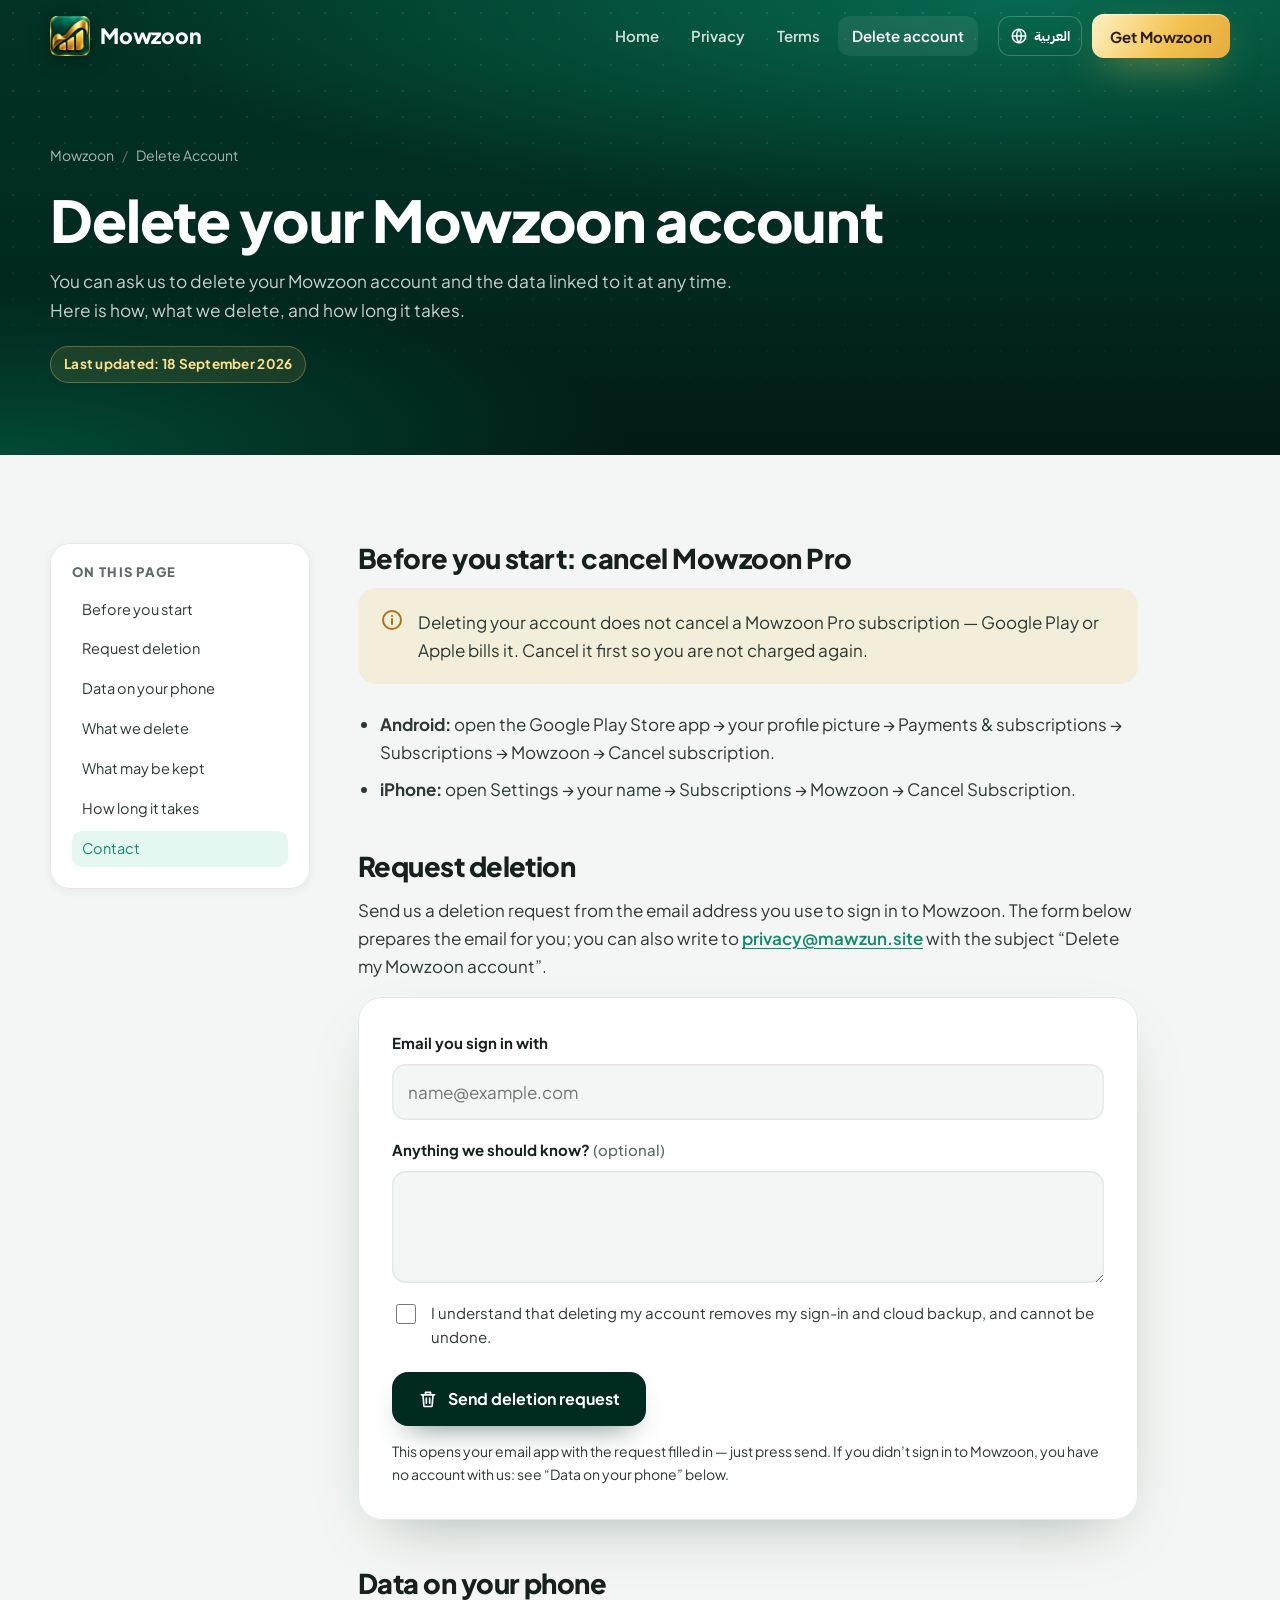
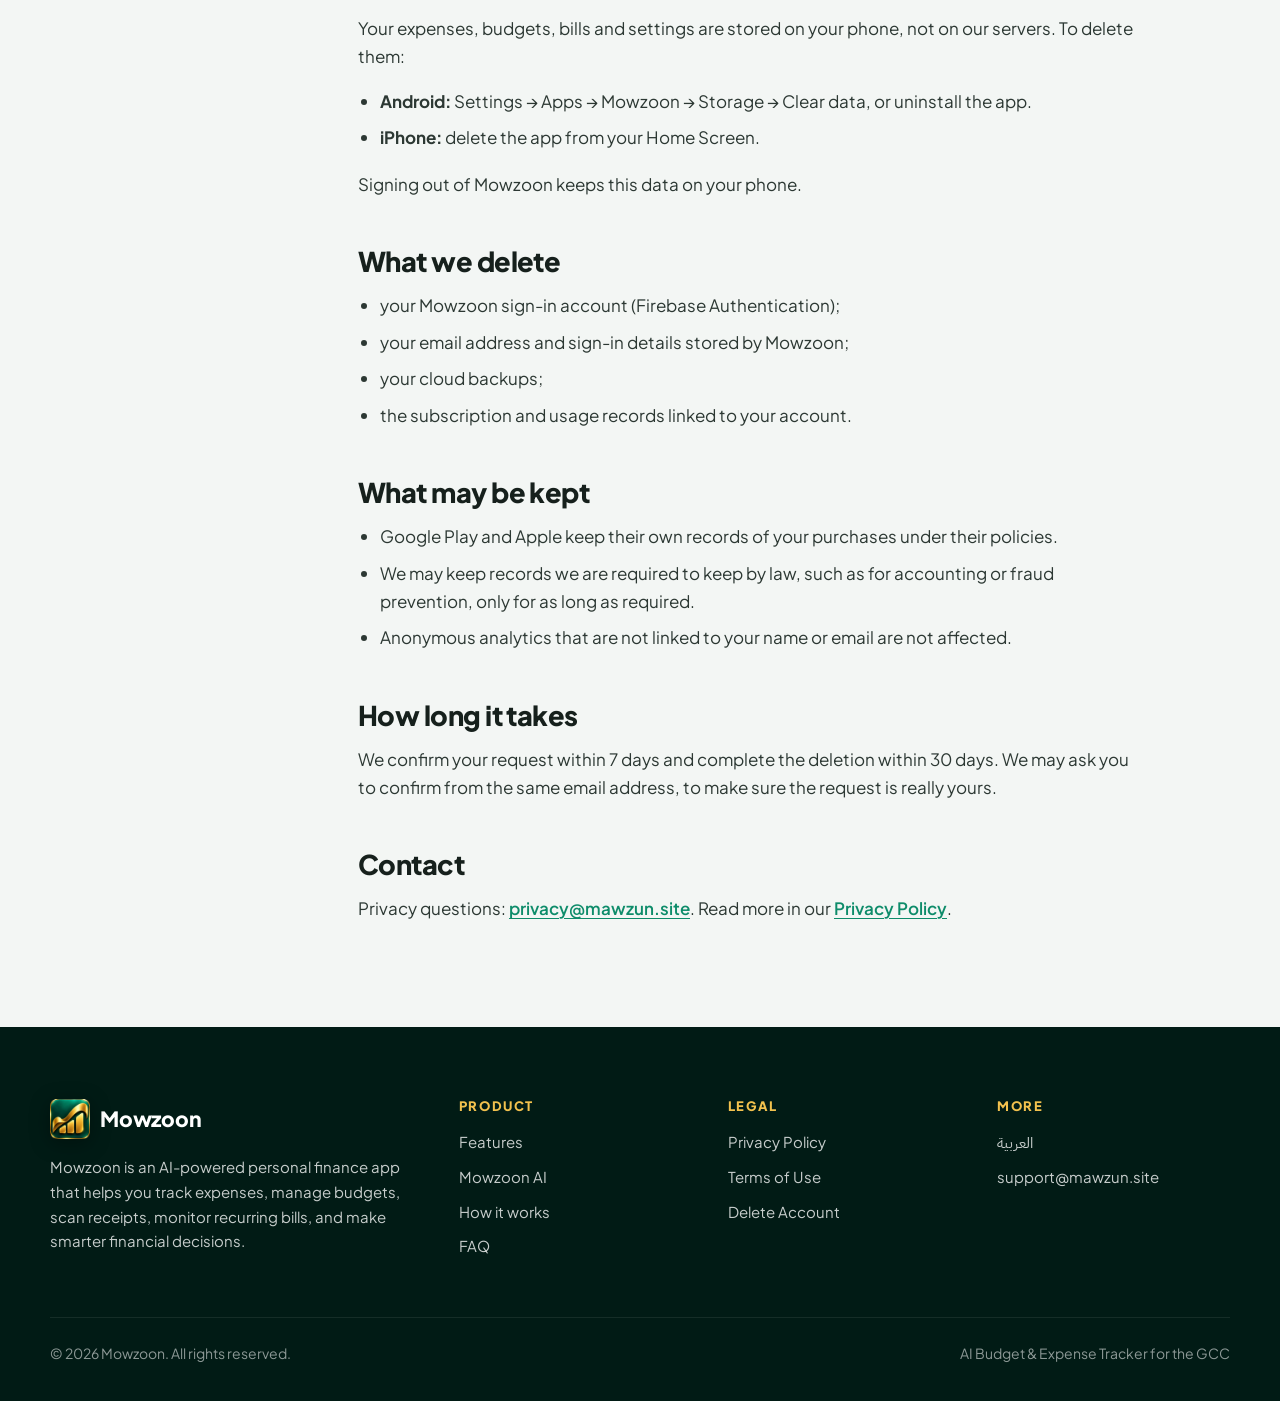
<file: en/delete-account/index.html>
<!doctype html>
<html lang="en" dir="ltr" class="no-js">
<head>
  <meta charset="utf-8">
  <meta name="viewport" content="width=device-width, initial-scale=1, viewport-fit=cover">
  <script>document.documentElement.className = document.documentElement.className.replace("no-js", "js");</script>
  <title>Delete Your Account – Mowzoon</title>
  <meta name="description" content="How to delete your Mowzoon account and the data linked to it, what we delete and keep, and how long it takes.">
  <meta name="robots" content="index, follow">
  <meta name="theme-color" content="#012a20">
  <link rel="canonical" href="https://mawzun.site/en/delete-account/">
  <link rel="alternate" hreflang="en" href="https://mawzun.site/en/delete-account/">
  <link rel="alternate" hreflang="ar" href="https://mawzun.site/ar/delete-account/">
  <link rel="alternate" hreflang="x-default" href="https://mawzun.site/en/delete-account/">
  <meta property="og:type" content="article">
  <meta property="og:site_name" content="Mowzoon">
  <meta property="og:title" content="Delete Your Account – Mowzoon">
  <meta property="og:description" content="How to delete your Mowzoon account and the data linked to it.">
  <meta property="og:url" content="https://mawzun.site/en/delete-account/">
  <meta property="og:image" content="https://mawzun.site/assets/img/og-en.jpg">
  <meta property="og:locale" content="en_US">
  <meta name="twitter:card" content="summary_large_image">
  <link rel="icon" href="../../favicon.ico" sizes="any">
  <link rel="icon" href="../../favicon.png" type="image/png">
  <link rel="apple-touch-icon" href="../../apple-touch-icon.png">
  <link rel="manifest" href="../../site.webmanifest">
  <link rel="preconnect" href="https://fonts.googleapis.com">
  <link rel="preconnect" href="https://fonts.gstatic.com" crossorigin>
  <link rel="stylesheet" href="https://fonts.googleapis.com/css2?family=IBM+Plex+Sans+Arabic:wght@400;500;600;700&amp;family=Plus+Jakarta+Sans:wght@500;600;700;800&amp;display=swap">
  <link rel="stylesheet" href="../../assets/css/main.css">
  <script type="application/ld+json">
  {
    "@context": "https://schema.org",
    "@graph": [
      {
        "@type": "WebPage",
        "@id": "https://mawzun.site/en/delete-account/#webpage",
        "url": "https://mawzun.site/en/delete-account/",
        "name": "Delete Your Account – Mowzoon",
        "inLanguage": "en",
        "dateModified": "2026-09-18",
        "isPartOf": { "@id": "https://mawzun.site/#website" },
        "about": { "@id": "https://mawzun.site/#app" },
        "publisher": { "@id": "https://mawzun.site/#organization" }
      },
      {
        "@type": "BreadcrumbList",
        "itemListElement": [
          { "@type": "ListItem", "position": 1, "name": "Mowzoon", "item": "https://mawzun.site/en/" },
          { "@type": "ListItem", "position": 2, "name": "Delete Account", "item": "https://mawzun.site/en/delete-account/" }
        ]
      }
    ]
  }
  </script>
</head>
<body>
  <svg width="0" height="0" style="position:absolute" aria-hidden="true" focusable="false">
    <defs>
      <symbol id="i-check" viewBox="0 0 24 24"><path d="M20 6 9 17l-5-5" fill="none" stroke="currentColor" stroke-width="2.4" stroke-linecap="round" stroke-linejoin="round"/></symbol>
      <symbol id="i-arrow" viewBox="0 0 24 24"><path d="M5 12h14M13 6l6 6-6 6" fill="none" stroke="currentColor" stroke-width="2" stroke-linecap="round" stroke-linejoin="round"/></symbol>
      <symbol id="i-sparkle" viewBox="0 0 24 24"><path d="M11 2.5 13 8l5.5 2L13 12l-2 5.5L9 12 3.5 10 9 8z" fill="currentColor"/><path d="M18.5 14.5 19.5 17l2.5 1-2.5 1-1 2.5-1-2.5-2.5-1 2.5-1z" fill="currentColor"/></symbol>
      <symbol id="i-mic" viewBox="0 0 24 24"><g fill="none" stroke="currentColor" stroke-width="2" stroke-linecap="round" stroke-linejoin="round"><rect x="9" y="3" width="6" height="11" rx="3"/><path d="M5 11a7 7 0 0 0 14 0M12 18v3"/></g></symbol>
      <symbol id="i-camera" viewBox="0 0 24 24"><g fill="none" stroke="currentColor" stroke-width="2" stroke-linejoin="round"><path d="M4 8h3l2-3h6l2 3h3v11H4z"/><circle cx="12" cy="13" r="3.5"/></g></symbol>
      <symbol id="i-receipt" viewBox="0 0 24 24"><g fill="none" stroke="currentColor" stroke-width="2" stroke-linecap="round" stroke-linejoin="round"><path d="M6 3h12v18l-3-2-3 2-3-2-3 2z"/><path d="M9 8h6M9 12h6M9 16h3"/></g></symbol>
      <symbol id="i-wallet" viewBox="0 0 24 24"><g fill="none" stroke="currentColor" stroke-width="2" stroke-linecap="round" stroke-linejoin="round"><path d="M19 7V5.5A1.5 1.5 0 0 0 17.5 4H5a2 2 0 0 0 0 4h14a1 1 0 0 1 1 1v10a1 1 0 0 1-1 1H5a2 2 0 0 1-2-2V6"/><path d="M16 14h.01"/></g></symbol>
      <symbol id="i-chart" viewBox="0 0 24 24"><g fill="none" stroke="currentColor" stroke-width="2" stroke-linecap="round" stroke-linejoin="round"><path d="M3 3v18h18"/><path d="m7 15 4-4 3 3 5-6"/></g></symbol>
      <symbol id="i-pie" viewBox="0 0 24 24"><g fill="none" stroke="currentColor" stroke-width="2" stroke-linejoin="round"><path d="M21 13A9 9 0 1 1 11 3v10z"/><path d="M14 3.2A9 9 0 0 1 20.8 10H14z"/></g></symbol>
      <symbol id="i-repeat" viewBox="0 0 24 24"><g fill="none" stroke="currentColor" stroke-width="2" stroke-linecap="round" stroke-linejoin="round"><path d="m17 2 4 4-4 4"/><path d="M3 11V9a3 3 0 0 1 3-3h15"/><path d="m7 22-4-4 4-4"/><path d="M21 13v2a3 3 0 0 1-3 3H3"/></g></symbol>
      <symbol id="i-target" viewBox="0 0 24 24"><g fill="none" stroke="currentColor" stroke-width="2"><circle cx="12" cy="12" r="9"/><circle cx="12" cy="12" r="5"/><circle cx="12" cy="12" r="1.2" fill="currentColor"/></g></symbol>
      <symbol id="i-shield" viewBox="0 0 24 24"><g fill="none" stroke="currentColor" stroke-width="2" stroke-linecap="round" stroke-linejoin="round"><path d="M12 3 20 6v6c0 5-3.5 8.5-8 9-4.5-.5-8-4-8-9V6z"/><path d="m9 12 2 2 4-4"/></g></symbol>
      <symbol id="i-phone" viewBox="0 0 24 24"><g fill="none" stroke="currentColor" stroke-width="2" stroke-linecap="round"><rect x="6" y="2" width="12" height="20" rx="3"/><path d="M11 18h2"/></g></symbol>
      <symbol id="i-user" viewBox="0 0 24 24"><g fill="none" stroke="currentColor" stroke-width="2" stroke-linecap="round"><circle cx="12" cy="8" r="4"/><path d="M4 21a8 8 0 0 1 16 0"/></g></symbol>
      <symbol id="i-eye-off" viewBox="0 0 24 24"><g fill="none" stroke="currentColor" stroke-width="2" stroke-linecap="round" stroke-linejoin="round"><path d="m3 3 18 18"/><path d="M10.6 5.1A10 10 0 0 1 12 5c6 0 9.5 7 9.5 7a17 17 0 0 1-3.2 4.2M6.6 6.6A17 17 0 0 0 2.5 12S6 19 12 19a9.6 9.6 0 0 0 5.4-1.6"/><path d="M9.9 9.9a3 3 0 0 0 4.2 4.2"/></g></symbol>
      <symbol id="i-lock" viewBox="0 0 24 24"><g fill="none" stroke="currentColor" stroke-width="2" stroke-linecap="round"><rect x="4" y="10" width="16" height="11" rx="2"/><path d="M8 10V7a4 4 0 0 1 8 0v3"/></g></symbol>
      <symbol id="i-trash" viewBox="0 0 24 24"><g fill="none" stroke="currentColor" stroke-width="2" stroke-linecap="round" stroke-linejoin="round"><path d="M4 7h16M10 11v6M14 11v6M6 7l1 13a1 1 0 0 0 1 1h8a1 1 0 0 0 1-1l1-13M9 7V4h6v3"/></g></symbol>
      <symbol id="i-globe" viewBox="0 0 24 24"><g fill="none" stroke="currentColor" stroke-width="2"><circle cx="12" cy="12" r="9"/><path d="M3 12h18M12 3a14 14 0 0 1 0 18M12 3a14 14 0 0 0 0 18"/></g></symbol>
      <symbol id="i-calendar" viewBox="0 0 24 24"><g fill="none" stroke="currentColor" stroke-width="2" stroke-linecap="round"><rect x="3" y="4" width="18" height="17" rx="2"/><path d="M3 9h18M8 2v4M16 2v4"/></g></symbol>
      <symbol id="i-chevron" viewBox="0 0 24 24"><path d="m9 18 6-6-6-6" fill="none" stroke="currentColor" stroke-width="2.2" stroke-linecap="round" stroke-linejoin="round"/></symbol>
      <symbol id="i-chevron-back" viewBox="0 0 24 24"><path d="m15 18-6-6 6-6" fill="none" stroke="currentColor" stroke-width="2.2" stroke-linecap="round" stroke-linejoin="round"/></symbol>
      <symbol id="i-info" viewBox="0 0 24 24"><g fill="none" stroke="currentColor" stroke-width="2" stroke-linecap="round"><circle cx="12" cy="12" r="9"/><path d="M12 11v5M12 8h.01"/></g></symbol>
      <symbol id="i-play" viewBox="0 0 24 24"><defs><linearGradient id="play-g" x1="0" y1="0" x2="1" y2="1"><stop offset="0" stop-color="#1fc99a"/><stop offset="1" stop-color="#f2c14e"/></linearGradient></defs><path d="M5 3.4v17.2a1 1 0 0 0 1.5.86l14.2-8.6a1 1 0 0 0 0-1.72L6.5 2.54A1 1 0 0 0 5 3.4z" fill="url(#play-g)"/></symbol>
    </defs>
  </svg>

  <a class="skip-link" href="#main">Skip to content</a>

  <header class="site-header">
    <div class="container">
      <a class="brand" href="../" aria-label="Mowzoon home"><img src="../../assets/img/logo-96.png" width="40" height="40" alt=""><span>Mowzoon</span></a>
      <nav id="site-nav" class="site-nav" aria-label="Main">
        <a href="../">Home</a>
        <a href="../privacy-policy/">Privacy</a>
        <a href="../terms-of-use/">Terms</a>
        <a href="./" aria-current="page">Delete account</a>
      </nav>
      <div class="header-actions">
        <a class="lang-switch" href="../../ar/delete-account/" hreflang="ar" lang="ar" data-lang="ar"><svg aria-hidden="true"><use href="#i-globe"/></svg><span>العربية</span></a>
        <a class="btn btn--gold header-cta" href="../#download">Get Mowzoon</a>
        <button class="nav-toggle" type="button" aria-expanded="false" aria-controls="site-nav" aria-label="Menu"><span></span></button>
      </div>
    </div>
  </header>

  <main id="main">
    <section class="page-hero">
      <div class="container">
        <ol class="breadcrumbs"><li><a href="../">Mowzoon</a></li><li aria-current="page">Delete Account</li></ol>
        <h1>Delete your Mowzoon account</h1>
        <p>You can ask us to delete your Mowzoon account and the data linked to it at any time. Here is how, what we delete, and how long it takes.</p>
        <span class="chip chip--gold updated">Last updated: 18 September 2026</span>
      </div>
    </section>

    <div class="container legal-layout">
      <aside class="toc" aria-labelledby="toc-title">
        <h2 id="toc-title">On this page</h2>
        <ol>
          <li><a href="#before">Before you start</a></li>
          <li><a href="#request">Request deletion</a></li>
          <li><a href="#on-your-phone">Data on your phone</a></li>
          <li><a href="#deleted">What we delete</a></li>
          <li><a href="#kept">What may be kept</a></li>
          <li><a href="#timeline">How long it takes</a></li>
          <li><a href="#contact">Contact</a></li>
        </ol>
      </aside>

      <article class="legal">
        <h2 id="before">Before you start: cancel Mowzoon Pro</h2>
        <div class="callout callout--gold">
          <svg aria-hidden="true"><use href="#i-info"/></svg>
          <p>Deleting your account does not cancel a Mowzoon Pro subscription — Google Play or Apple bills it. Cancel it first so you are not charged again.</p>
        </div>
        <ul>
          <li><strong>Android:</strong> open the Google Play Store app → your profile picture → Payments &amp; subscriptions → Subscriptions → Mowzoon → Cancel subscription.</li>
          <li><strong>iPhone:</strong> open Settings → your name → Subscriptions → Mowzoon → Cancel Subscription.</li>
        </ul>

        <h2 id="request">Request deletion</h2>
        <p>Send us a deletion request from the email address you use to sign in to Mowzoon. The form below prepares the email for you; you can also write to <a href="mailto:privacy@mawzun.site?subject=Delete%20my%20Mowzoon%20account">privacy@mawzun.site</a> with the subject “Delete my Mowzoon account”.</p>

        <div class="form-card">
          <form id="delete-form" novalidate
            data-subject="Delete my Mowzoon account"
            data-body="Please delete my Mowzoon account and the data linked to it.\n\nAccount email: {email}\nNote: {note}\n\nI understand that this cannot be undone.">
            <div class="field">
              <label for="email">Email you sign in with</label>
              <input id="email" name="email" type="email" autocomplete="email" required placeholder="name@example.com" dir="ltr">
            </div>
            <div class="field">
              <label for="note">Anything we should know? <span style="font-weight:500;color:var(--muted)">(optional)</span></label>
              <textarea id="note" name="note" rows="3"></textarea>
            </div>
            <label class="check"><input type="checkbox" name="confirm" required><span>I understand that deleting my account removes my sign-in and cloud backup, and cannot be undone.</span></label>
            <button class="btn btn--dark" type="submit"><svg aria-hidden="true"><use href="#i-trash"/></svg>Send deletion request</button>
            <p class="form-note">This opens your email app with the request filled in — just press send. If you didn’t sign in to Mowzoon, you have no account with us: see “Data on your phone” below.</p>
          </form>
          <div class="callout form-status" role="status">
            <svg aria-hidden="true"><use href="#i-check"/></svg>
            <p>Your email app should now be open with the request. After you send it, we will reply to confirm.</p>
          </div>
        </div>

        <h2 id="on-your-phone">Data on your phone</h2>
        <p>Your expenses, budgets, bills and settings are stored on your phone, not on our servers. To delete them:</p>
        <ul>
          <li><strong>Android:</strong> Settings → Apps → Mowzoon → Storage → Clear data, or uninstall the app.</li>
          <li><strong>iPhone:</strong> delete the app from your Home Screen.</li>
        </ul>
        <p>Signing out of Mowzoon keeps this data on your phone.</p>

        <h2 id="deleted">What we delete</h2>
        <ul>
          <li>your Mowzoon sign-in account (Firebase Authentication);</li>
          <li>your email address and sign-in details stored by Mowzoon;</li>
          <li>your cloud backups;</li>
          <li>the subscription and usage records linked to your account.</li>
        </ul>

        <h2 id="kept">What may be kept</h2>
        <ul>
          <li>Google Play and Apple keep their own records of your purchases under their policies.</li>
          <li>We may keep records we are required to keep by law, such as for accounting or fraud prevention, only for as long as required.</li>
          <li>Anonymous analytics that are not linked to your name or email are not affected.</li>
        </ul>

        <h2 id="timeline">How long it takes</h2>
        <p>We confirm your request within 7 days and complete the deletion within 30 days. We may ask you to confirm from the same email address, to make sure the request is really yours.</p>

        <h2 id="contact">Contact</h2>
        <p>Privacy questions: <a href="mailto:privacy@mawzun.site">privacy@mawzun.site</a>. Read more in our <a href="../privacy-policy/">Privacy Policy</a>.</p>
      </article>
    </div>
  </main>

  <footer class="site-footer">
    <div class="container">
      <div class="footer-grid">
        <div>
          <a class="brand" href="../"><img src="../../assets/img/logo-96.png" width="40" height="40" alt=""><span>Mowzoon</span></a>
          <p>Mowzoon is an AI-powered personal finance app that helps you track expenses, manage budgets, scan receipts, monitor recurring bills, and make smarter financial decisions.</p>
        </div>
        <nav aria-labelledby="footer-product">
          <h2 id="footer-product">Product</h2>
          <ul>
            <li><a href="../#features">Features</a></li>
            <li><a href="../#ai">Mowzoon AI</a></li>
            <li><a href="../#how-it-works">How it works</a></li>
            <li><a href="../#faq">FAQ</a></li>
          </ul>
        </nav>
        <nav aria-labelledby="footer-legal">
          <h2 id="footer-legal">Legal</h2>
          <ul>
            <li><a href="../privacy-policy/">Privacy Policy</a></li>
            <li><a href="../terms-of-use/">Terms of Use</a></li>
            <li><a href="../delete-account/">Delete Account</a></li>
          </ul>
        </nav>
        <nav aria-labelledby="footer-more">
          <h2 id="footer-more">More</h2>
          <ul>
            <li><a href="../../ar/" hreflang="ar" lang="ar" data-lang="ar">العربية</a></li>
            <li><a href="mailto:support@mawzun.site">support@mawzun.site</a></li>
          </ul>
        </nav>
      </div>
      <div class="footer-bottom">
        <span>© <span data-year>2026</span> Mowzoon. All rights reserved.</span>
        <span>AI Budget &amp; Expense Tracker for the GCC</span>
      </div>
    </div>
  </footer>

  <script src="../../assets/js/main.js" defer></script>
</body>
</html>
</file>
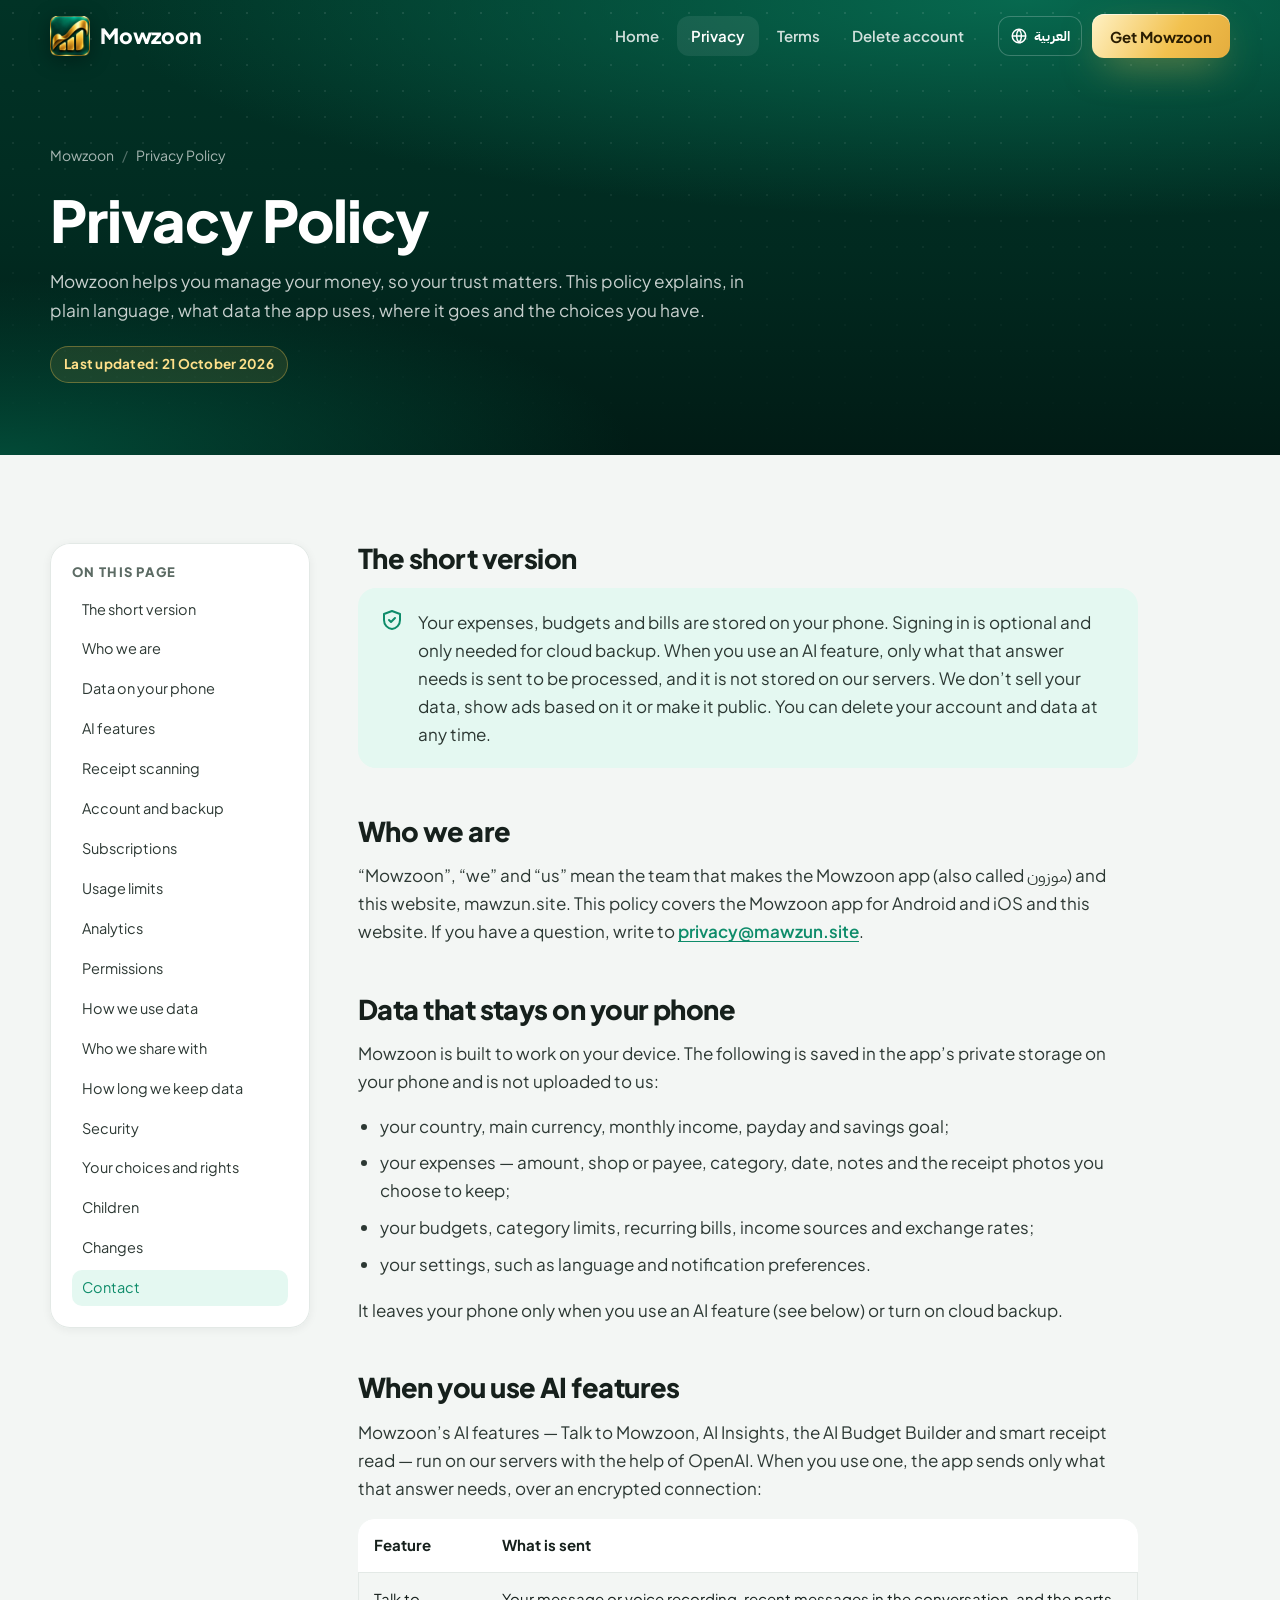
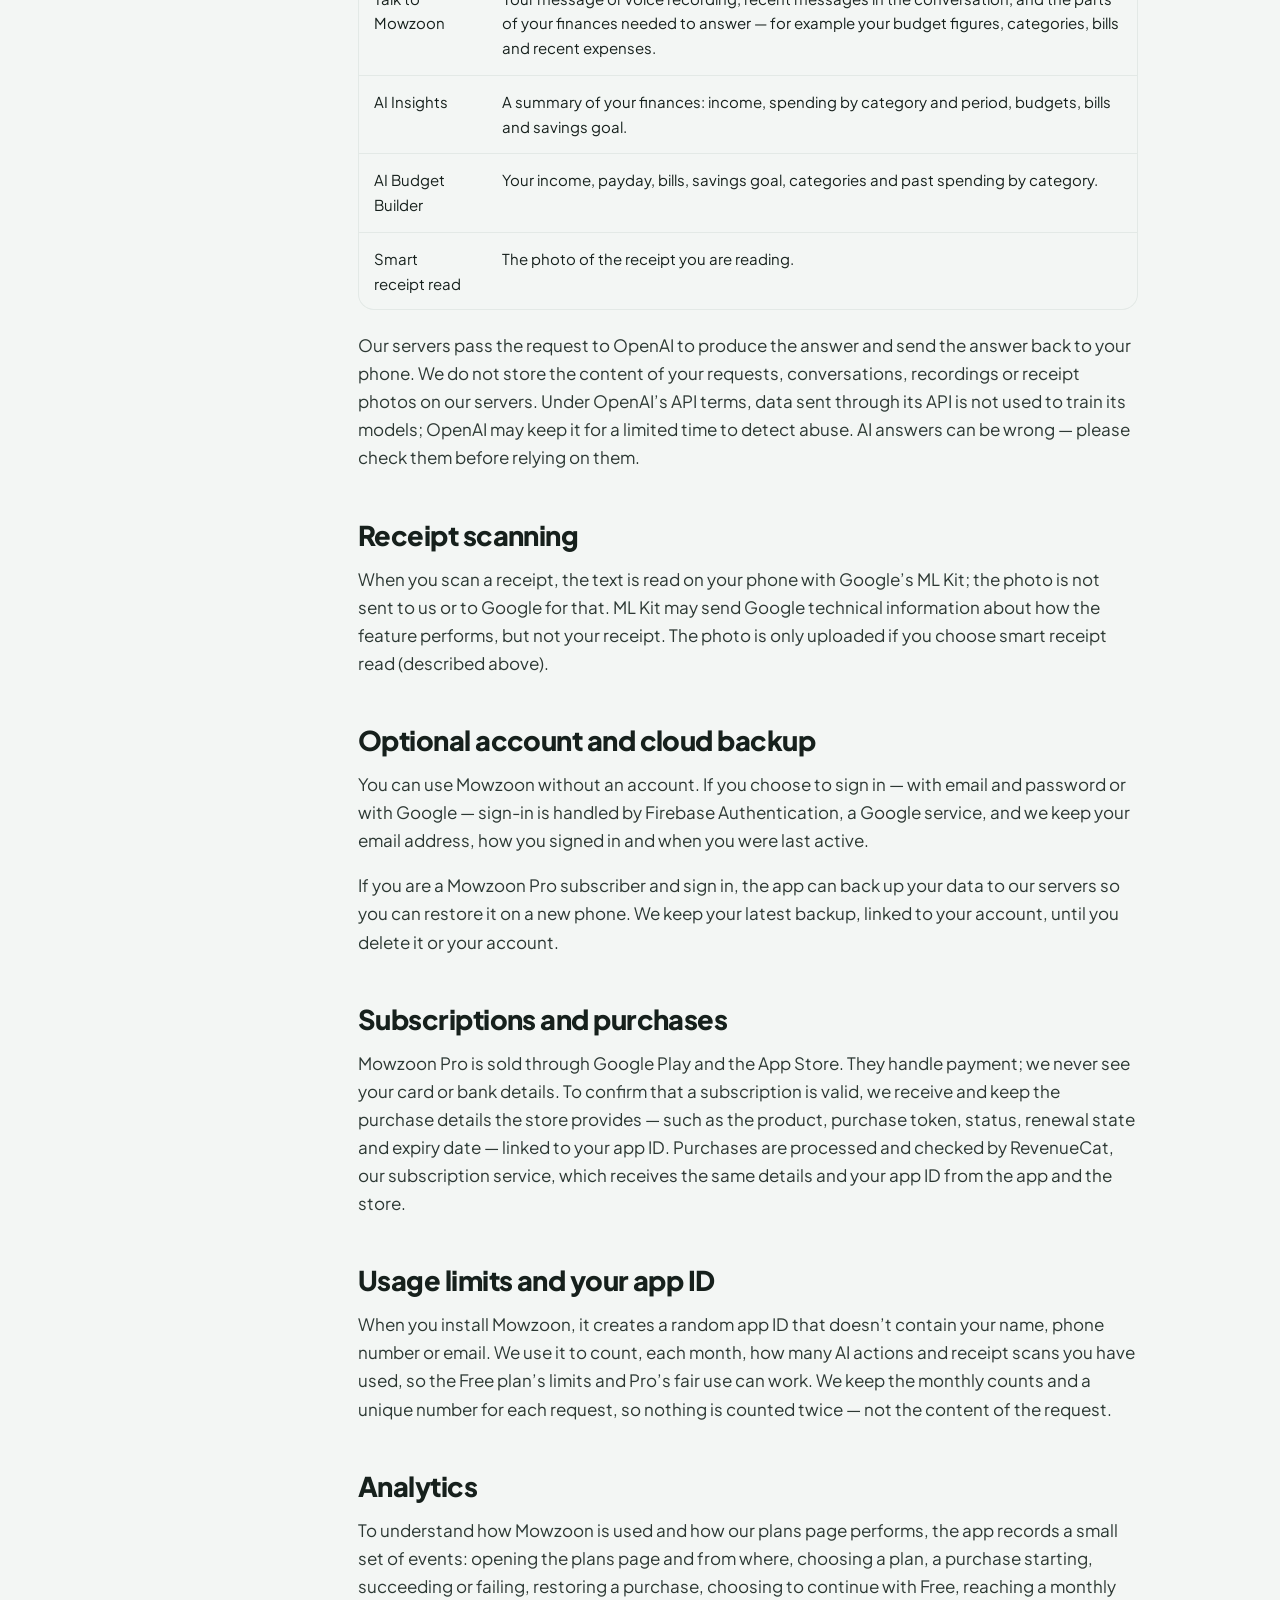
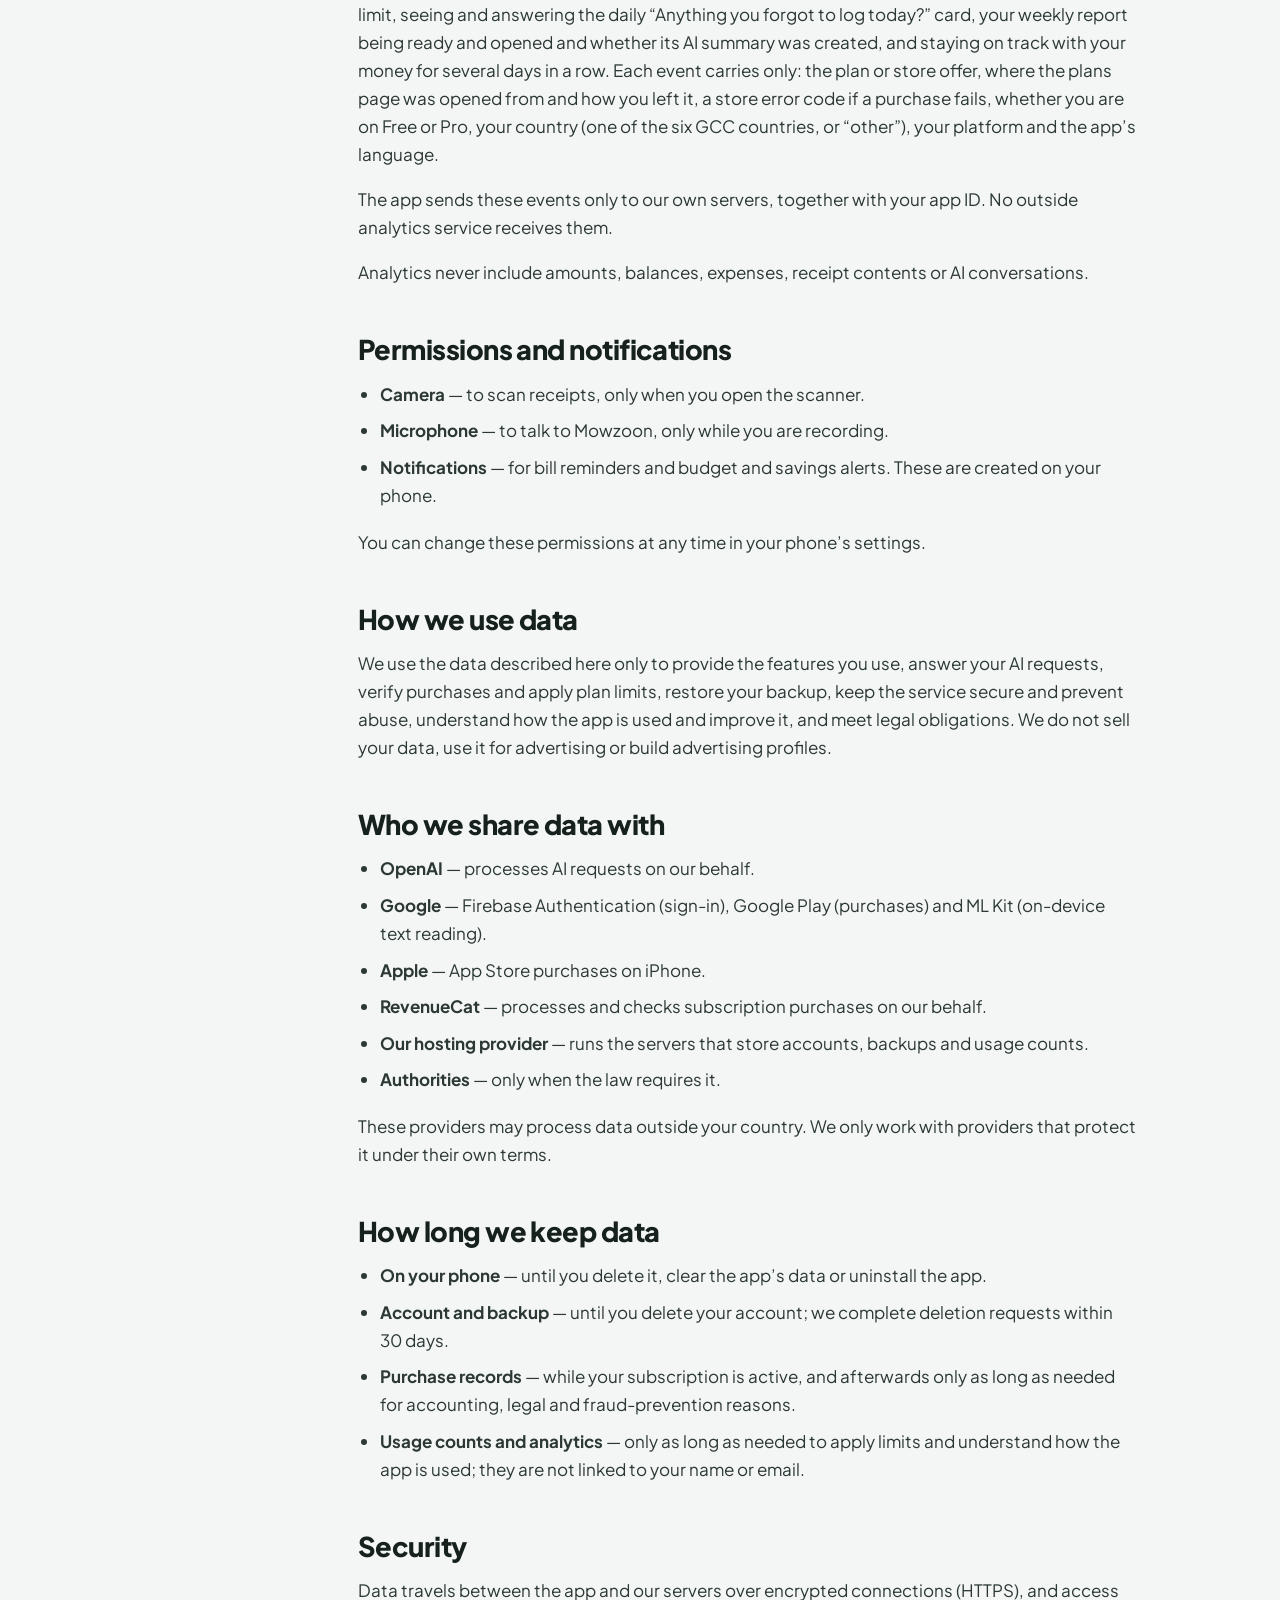
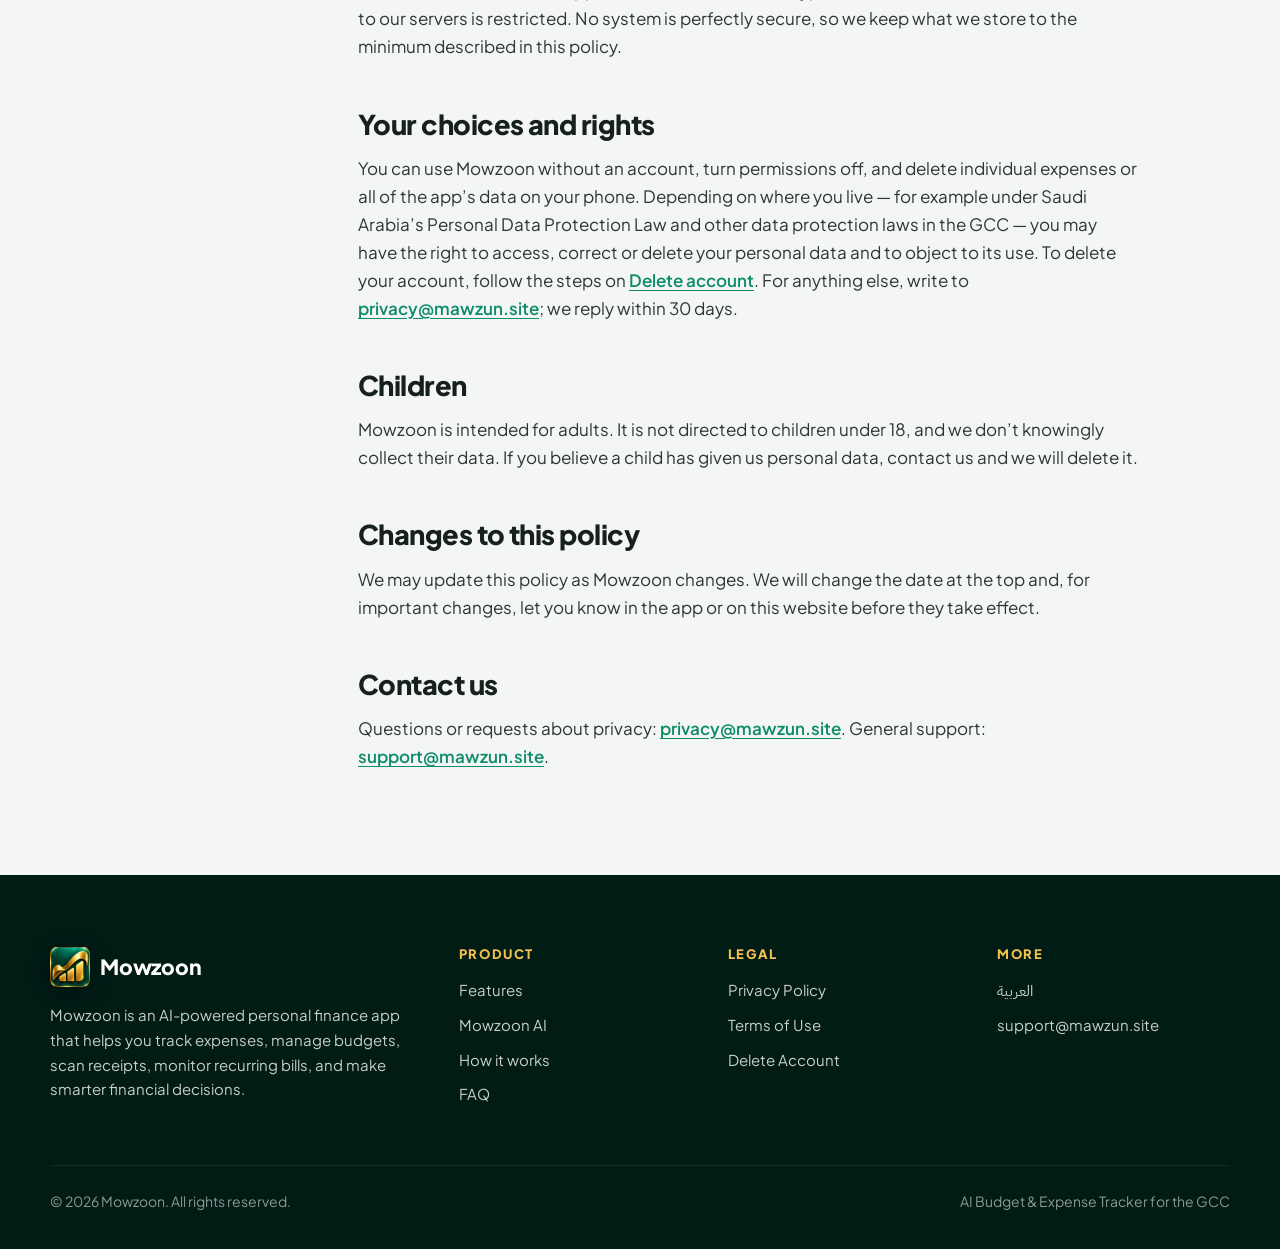
<file: en/privacy-policy/index.html>
<!doctype html>
<html lang="en" dir="ltr" class="no-js">
<head>
  <meta charset="utf-8">
  <meta name="viewport" content="width=device-width, initial-scale=1, viewport-fit=cover">
  <script>document.documentElement.className = document.documentElement.className.replace("no-js", "js");</script>
  <title>Privacy Policy – Mowzoon</title>
  <meta name="description" content="How Mowzoon, the AI budget and expense tracker for the GCC, handles your data: what stays on your phone, what AI features send, and how to delete your account.">
  <meta name="robots" content="index, follow, max-image-preview:large">
  <meta name="theme-color" content="#012a20">
  <link rel="canonical" href="https://mawzun.site/en/privacy-policy/">
  <link rel="alternate" hreflang="en" href="https://mawzun.site/en/privacy-policy/">
  <link rel="alternate" hreflang="ar" href="https://mawzun.site/ar/privacy-policy/">
  <link rel="alternate" hreflang="x-default" href="https://mawzun.site/en/privacy-policy/">
  <meta property="og:type" content="article">
  <meta property="og:site_name" content="Mowzoon">
  <meta property="og:title" content="Privacy Policy – Mowzoon">
  <meta property="og:description" content="What stays on your phone, what AI features send, and how to delete your account.">
  <meta property="og:url" content="https://mawzun.site/en/privacy-policy/">
  <meta property="og:image" content="https://mawzun.site/assets/img/og-en.jpg">
  <meta property="og:locale" content="en_US">
  <meta name="twitter:card" content="summary_large_image">
  <link rel="icon" href="../../favicon.ico" sizes="any">
  <link rel="icon" href="../../favicon.png" type="image/png">
  <link rel="apple-touch-icon" href="../../apple-touch-icon.png">
  <link rel="manifest" href="../../site.webmanifest">
  <link rel="preconnect" href="https://fonts.googleapis.com">
  <link rel="preconnect" href="https://fonts.gstatic.com" crossorigin>
  <link rel="stylesheet" href="https://fonts.googleapis.com/css2?family=IBM+Plex+Sans+Arabic:wght@400;500;600;700&amp;family=Plus+Jakarta+Sans:wght@500;600;700;800&amp;display=swap">
  <link rel="stylesheet" href="../../assets/css/main.css">
  <script type="application/ld+json">
  {
    "@context": "https://schema.org",
    "@graph": [
      {
        "@type": "WebPage",
        "@id": "https://mawzun.site/en/privacy-policy/#webpage",
        "url": "https://mawzun.site/en/privacy-policy/",
        "name": "Privacy Policy – Mowzoon",
        "inLanguage": "en",
        "dateModified": "2026-10-21",
        "isPartOf": { "@id": "https://mawzun.site/#website" },
        "about": { "@id": "https://mawzun.site/#app" },
        "publisher": { "@id": "https://mawzun.site/#organization" }
      },
      {
        "@type": "BreadcrumbList",
        "itemListElement": [
          { "@type": "ListItem", "position": 1, "name": "Mowzoon", "item": "https://mawzun.site/en/" },
          { "@type": "ListItem", "position": 2, "name": "Privacy Policy", "item": "https://mawzun.site/en/privacy-policy/" }
        ]
      }
    ]
  }
  </script>
</head>
<body>
  <svg width="0" height="0" style="position:absolute" aria-hidden="true" focusable="false">
    <defs>
      <symbol id="i-check" viewBox="0 0 24 24"><path d="M20 6 9 17l-5-5" fill="none" stroke="currentColor" stroke-width="2.4" stroke-linecap="round" stroke-linejoin="round"/></symbol>
      <symbol id="i-arrow" viewBox="0 0 24 24"><path d="M5 12h14M13 6l6 6-6 6" fill="none" stroke="currentColor" stroke-width="2" stroke-linecap="round" stroke-linejoin="round"/></symbol>
      <symbol id="i-sparkle" viewBox="0 0 24 24"><path d="M11 2.5 13 8l5.5 2L13 12l-2 5.5L9 12 3.5 10 9 8z" fill="currentColor"/><path d="M18.5 14.5 19.5 17l2.5 1-2.5 1-1 2.5-1-2.5-2.5-1 2.5-1z" fill="currentColor"/></symbol>
      <symbol id="i-mic" viewBox="0 0 24 24"><g fill="none" stroke="currentColor" stroke-width="2" stroke-linecap="round" stroke-linejoin="round"><rect x="9" y="3" width="6" height="11" rx="3"/><path d="M5 11a7 7 0 0 0 14 0M12 18v3"/></g></symbol>
      <symbol id="i-camera" viewBox="0 0 24 24"><g fill="none" stroke="currentColor" stroke-width="2" stroke-linejoin="round"><path d="M4 8h3l2-3h6l2 3h3v11H4z"/><circle cx="12" cy="13" r="3.5"/></g></symbol>
      <symbol id="i-receipt" viewBox="0 0 24 24"><g fill="none" stroke="currentColor" stroke-width="2" stroke-linecap="round" stroke-linejoin="round"><path d="M6 3h12v18l-3-2-3 2-3-2-3 2z"/><path d="M9 8h6M9 12h6M9 16h3"/></g></symbol>
      <symbol id="i-wallet" viewBox="0 0 24 24"><g fill="none" stroke="currentColor" stroke-width="2" stroke-linecap="round" stroke-linejoin="round"><path d="M19 7V5.5A1.5 1.5 0 0 0 17.5 4H5a2 2 0 0 0 0 4h14a1 1 0 0 1 1 1v10a1 1 0 0 1-1 1H5a2 2 0 0 1-2-2V6"/><path d="M16 14h.01"/></g></symbol>
      <symbol id="i-chart" viewBox="0 0 24 24"><g fill="none" stroke="currentColor" stroke-width="2" stroke-linecap="round" stroke-linejoin="round"><path d="M3 3v18h18"/><path d="m7 15 4-4 3 3 5-6"/></g></symbol>
      <symbol id="i-pie" viewBox="0 0 24 24"><g fill="none" stroke="currentColor" stroke-width="2" stroke-linejoin="round"><path d="M21 13A9 9 0 1 1 11 3v10z"/><path d="M14 3.2A9 9 0 0 1 20.8 10H14z"/></g></symbol>
      <symbol id="i-repeat" viewBox="0 0 24 24"><g fill="none" stroke="currentColor" stroke-width="2" stroke-linecap="round" stroke-linejoin="round"><path d="m17 2 4 4-4 4"/><path d="M3 11V9a3 3 0 0 1 3-3h15"/><path d="m7 22-4-4 4-4"/><path d="M21 13v2a3 3 0 0 1-3 3H3"/></g></symbol>
      <symbol id="i-target" viewBox="0 0 24 24"><g fill="none" stroke="currentColor" stroke-width="2"><circle cx="12" cy="12" r="9"/><circle cx="12" cy="12" r="5"/><circle cx="12" cy="12" r="1.2" fill="currentColor"/></g></symbol>
      <symbol id="i-shield" viewBox="0 0 24 24"><g fill="none" stroke="currentColor" stroke-width="2" stroke-linecap="round" stroke-linejoin="round"><path d="M12 3 20 6v6c0 5-3.5 8.5-8 9-4.5-.5-8-4-8-9V6z"/><path d="m9 12 2 2 4-4"/></g></symbol>
      <symbol id="i-phone" viewBox="0 0 24 24"><g fill="none" stroke="currentColor" stroke-width="2" stroke-linecap="round"><rect x="6" y="2" width="12" height="20" rx="3"/><path d="M11 18h2"/></g></symbol>
      <symbol id="i-user" viewBox="0 0 24 24"><g fill="none" stroke="currentColor" stroke-width="2" stroke-linecap="round"><circle cx="12" cy="8" r="4"/><path d="M4 21a8 8 0 0 1 16 0"/></g></symbol>
      <symbol id="i-eye-off" viewBox="0 0 24 24"><g fill="none" stroke="currentColor" stroke-width="2" stroke-linecap="round" stroke-linejoin="round"><path d="m3 3 18 18"/><path d="M10.6 5.1A10 10 0 0 1 12 5c6 0 9.5 7 9.5 7a17 17 0 0 1-3.2 4.2M6.6 6.6A17 17 0 0 0 2.5 12S6 19 12 19a9.6 9.6 0 0 0 5.4-1.6"/><path d="M9.9 9.9a3 3 0 0 0 4.2 4.2"/></g></symbol>
      <symbol id="i-lock" viewBox="0 0 24 24"><g fill="none" stroke="currentColor" stroke-width="2" stroke-linecap="round"><rect x="4" y="10" width="16" height="11" rx="2"/><path d="M8 10V7a4 4 0 0 1 8 0v3"/></g></symbol>
      <symbol id="i-trash" viewBox="0 0 24 24"><g fill="none" stroke="currentColor" stroke-width="2" stroke-linecap="round" stroke-linejoin="round"><path d="M4 7h16M10 11v6M14 11v6M6 7l1 13a1 1 0 0 0 1 1h8a1 1 0 0 0 1-1l1-13M9 7V4h6v3"/></g></symbol>
      <symbol id="i-globe" viewBox="0 0 24 24"><g fill="none" stroke="currentColor" stroke-width="2"><circle cx="12" cy="12" r="9"/><path d="M3 12h18M12 3a14 14 0 0 1 0 18M12 3a14 14 0 0 0 0 18"/></g></symbol>
      <symbol id="i-calendar" viewBox="0 0 24 24"><g fill="none" stroke="currentColor" stroke-width="2" stroke-linecap="round"><rect x="3" y="4" width="18" height="17" rx="2"/><path d="M3 9h18M8 2v4M16 2v4"/></g></symbol>
      <symbol id="i-chevron" viewBox="0 0 24 24"><path d="m9 18 6-6-6-6" fill="none" stroke="currentColor" stroke-width="2.2" stroke-linecap="round" stroke-linejoin="round"/></symbol>
      <symbol id="i-chevron-back" viewBox="0 0 24 24"><path d="m15 18-6-6 6-6" fill="none" stroke="currentColor" stroke-width="2.2" stroke-linecap="round" stroke-linejoin="round"/></symbol>
      <symbol id="i-info" viewBox="0 0 24 24"><g fill="none" stroke="currentColor" stroke-width="2" stroke-linecap="round"><circle cx="12" cy="12" r="9"/><path d="M12 11v5M12 8h.01"/></g></symbol>
      <symbol id="i-play" viewBox="0 0 24 24"><defs><linearGradient id="play-g" x1="0" y1="0" x2="1" y2="1"><stop offset="0" stop-color="#1fc99a"/><stop offset="1" stop-color="#f2c14e"/></linearGradient></defs><path d="M5 3.4v17.2a1 1 0 0 0 1.5.86l14.2-8.6a1 1 0 0 0 0-1.72L6.5 2.54A1 1 0 0 0 5 3.4z" fill="url(#play-g)"/></symbol>
    </defs>
  </svg>

  <a class="skip-link" href="#main">Skip to content</a>

  <header class="site-header">
    <div class="container">
      <a class="brand" href="../" aria-label="Mowzoon home"><img src="../../assets/img/logo-96.png" width="40" height="40" alt=""><span>Mowzoon</span></a>
      <nav id="site-nav" class="site-nav" aria-label="Main">
        <a href="../">Home</a>
        <a href="./" aria-current="page">Privacy</a>
        <a href="../terms-of-use/">Terms</a>
        <a href="../delete-account/">Delete account</a>
      </nav>
      <div class="header-actions">
        <a class="lang-switch" href="../../ar/privacy-policy/" hreflang="ar" lang="ar" data-lang="ar"><svg aria-hidden="true"><use href="#i-globe"/></svg><span>العربية</span></a>
        <a class="btn btn--gold header-cta" href="../#download">Get Mowzoon</a>
        <button class="nav-toggle" type="button" aria-expanded="false" aria-controls="site-nav" aria-label="Menu"><span></span></button>
      </div>
    </div>
  </header>

  <main id="main">
    <section class="page-hero">
      <div class="container">
        <ol class="breadcrumbs"><li><a href="../">Mowzoon</a></li><li aria-current="page">Privacy Policy</li></ol>
        <h1>Privacy Policy</h1>
        <p>Mowzoon helps you manage your money, so your trust matters. This policy explains, in plain language, what data the app uses, where it goes and the choices you have.</p>
        <span class="chip chip--gold updated">Last updated: 21 October 2026</span>
      </div>
    </section>

    <div class="container legal-layout">
      <aside class="toc" aria-labelledby="toc-title">
        <h2 id="toc-title">On this page</h2>
        <ol>
          <li><a href="#summary">The short version</a></li>
          <li><a href="#who-we-are">Who we are</a></li>
          <li><a href="#on-your-phone">Data on your phone</a></li>
          <li><a href="#ai-features">AI features</a></li>
          <li><a href="#receipts">Receipt scanning</a></li>
          <li><a href="#account">Account and backup</a></li>
          <li><a href="#purchases">Subscriptions</a></li>
          <li><a href="#usage">Usage limits</a></li>
          <li><a href="#analytics">Analytics</a></li>
          <li><a href="#permissions">Permissions</a></li>
          <li><a href="#use">How we use data</a></li>
          <li><a href="#sharing">Who we share with</a></li>
          <li><a href="#retention">How long we keep data</a></li>
          <li><a href="#security">Security</a></li>
          <li><a href="#rights">Your choices and rights</a></li>
          <li><a href="#children">Children</a></li>
          <li><a href="#changes">Changes</a></li>
          <li><a href="#contact">Contact</a></li>
        </ol>
      </aside>

      <article class="legal">
        <h2 id="summary">The short version</h2>
        <div class="callout">
          <svg aria-hidden="true"><use href="#i-shield"/></svg>
          <div>
            <p>Your expenses, budgets and bills are stored on your phone. Signing in is optional and only needed for cloud backup. When you use an AI feature, only what that answer needs is sent to be processed, and it is not stored on our servers. We don’t sell your data, show ads based on it or make it public. You can delete your account and data at any time.</p>
          </div>
        </div>

        <h2 id="who-we-are">Who we are</h2>
        <p>“Mowzoon”, “we” and “us” mean the team that makes the Mowzoon app (also called موزون) and this website, mawzun.site. This policy covers the Mowzoon app for Android and iOS and this website. If you have a question, write to <a href="mailto:privacy@mawzun.site">privacy@mawzun.site</a>.</p>

        <h2 id="on-your-phone">Data that stays on your phone</h2>
        <p>Mowzoon is built to work on your device. The following is saved in the app’s private storage on your phone and is not uploaded to us:</p>
        <ul>
          <li>your country, main currency, monthly income, payday and savings goal;</li>
          <li>your expenses — amount, shop or payee, category, date, notes and the receipt photos you choose to keep;</li>
          <li>your budgets, category limits, recurring bills, income sources and exchange rates;</li>
          <li>your settings, such as language and notification preferences.</li>
        </ul>
        <p>It leaves your phone only when you use an AI feature (see below) or turn on cloud backup.</p>

        <h2 id="ai-features">When you use AI features</h2>
        <p>Mowzoon’s AI features — Talk to Mowzoon, AI Insights, the AI Budget Builder and smart receipt read — run on our servers with the help of OpenAI. When you use one, the app sends only what that answer needs, over an encrypted connection:</p>
        <div class="table-wrap">
          <table class="data-table">
            <thead><tr><th scope="col">Feature</th><th scope="col">What is sent</th></tr></thead>
            <tbody>
              <tr><td>Talk to Mowzoon</td><td>Your message or voice recording, recent messages in the conversation, and the parts of your finances needed to answer — for example your budget figures, categories, bills and recent expenses.</td></tr>
              <tr><td>AI Insights</td><td>A summary of your finances: income, spending by category and period, budgets, bills and savings goal.</td></tr>
              <tr><td>AI Budget Builder</td><td>Your income, payday, bills, savings goal, categories and past spending by category.</td></tr>
              <tr><td>Smart receipt read</td><td>The photo of the receipt you are reading.</td></tr>
            </tbody>
          </table>
        </div>
        <p>Our servers pass the request to OpenAI to produce the answer and send the answer back to your phone. We do not store the content of your requests, conversations, recordings or receipt photos on our servers. Under OpenAI’s API terms, data sent through its API is not used to train its models; OpenAI may keep it for a limited time to detect abuse. AI answers can be wrong — please check them before relying on them.</p>

        <h2 id="receipts">Receipt scanning</h2>
        <p>When you scan a receipt, the text is read on your phone with Google’s ML Kit; the photo is not sent to us or to Google for that. ML Kit may send Google technical information about how the feature performs, but not your receipt. The photo is only uploaded if you choose smart receipt read (described above).</p>

        <h2 id="account">Optional account and cloud backup</h2>
        <p>You can use Mowzoon without an account. If you choose to sign in — with email and password or with Google — sign-in is handled by Firebase Authentication, a Google service, and we keep your email address, how you signed in and when you were last active.</p>
        <p>If you are a Mowzoon Pro subscriber and sign in, the app can back up your data to our servers so you can restore it on a new phone. We keep your latest backup, linked to your account, until you delete it or your account.</p>

        <h2 id="purchases">Subscriptions and purchases</h2>
        <p>Mowzoon Pro is sold through Google Play and the App Store. They handle payment; we never see your card or bank details. To confirm that a subscription is valid, we receive and keep the purchase details the store provides — such as the product, purchase token, status, renewal state and expiry date — linked to your app ID. Purchases are processed and checked by RevenueCat, our subscription service, which receives the same details and your app ID from the app and the store.</p>

        <h2 id="usage">Usage limits and your app ID</h2>
        <p>When you install Mowzoon, it creates a random app ID that doesn’t contain your name, phone number or email. We use it to count, each month, how many AI actions and receipt scans you have used, so the Free plan’s limits and Pro’s fair use can work. We keep the monthly counts and a unique number for each request, so nothing is counted twice — not the content of the request.</p>

        <h2 id="analytics">Analytics</h2>
        <p>To understand how Mowzoon is used and how our plans page performs, the app records a small set of events: opening the plans page and from where, choosing a plan, a purchase starting, succeeding or failing, restoring a purchase, choosing to continue with Free, reaching a monthly limit, seeing and answering the daily “Anything you forgot to log today?” card, your weekly report being ready and opened and whether its AI summary was created, and staying on track with your money for several days in a row. Each event carries only: the plan or store offer, where the plans page was opened from and how you left it, a store error code if a purchase fails, whether you are on Free or Pro, your country (one of the six GCC countries, or “other”), your platform and the app’s language.</p>
        <p>The app sends these events only to our own servers, together with your app ID. No outside analytics service receives them.</p>
        <p>Analytics never include amounts, balances, expenses, receipt contents or AI conversations.</p>

        <h2 id="permissions">Permissions and notifications</h2>
        <ul>
          <li><strong>Camera</strong> — to scan receipts, only when you open the scanner.</li>
          <li><strong>Microphone</strong> — to talk to Mowzoon, only while you are recording.</li>
          <li><strong>Notifications</strong> — for bill reminders and budget and savings alerts. These are created on your phone.</li>
        </ul>
        <p>You can change these permissions at any time in your phone’s settings.</p>

        <h2 id="use">How we use data</h2>
        <p>We use the data described here only to provide the features you use, answer your AI requests, verify purchases and apply plan limits, restore your backup, keep the service secure and prevent abuse, understand how the app is used and improve it, and meet legal obligations. We do not sell your data, use it for advertising or build advertising profiles.</p>

        <h2 id="sharing">Who we share data with</h2>
        <ul>
          <li><strong>OpenAI</strong> — processes AI requests on our behalf.</li>
          <li><strong>Google</strong> — Firebase Authentication (sign-in), Google Play (purchases) and ML Kit (on-device text reading).</li>
          <li><strong>Apple</strong> — App Store purchases on iPhone.</li>
          <li><strong>RevenueCat</strong> — processes and checks subscription purchases on our behalf.</li>
          <li><strong>Our hosting provider</strong> — runs the servers that store accounts, backups and usage counts.</li>
          <li><strong>Authorities</strong> — only when the law requires it.</li>
        </ul>
        <p>These providers may process data outside your country. We only work with providers that protect it under their own terms.</p>

        <h2 id="retention">How long we keep data</h2>
        <ul>
          <li><strong>On your phone</strong> — until you delete it, clear the app’s data or uninstall the app.</li>
          <li><strong>Account and backup</strong> — until you delete your account; we complete deletion requests within 30 days.</li>
          <li><strong>Purchase records</strong> — while your subscription is active, and afterwards only as long as needed for accounting, legal and fraud-prevention reasons.</li>
          <li><strong>Usage counts and analytics</strong> — only as long as needed to apply limits and understand how the app is used; they are not linked to your name or email.</li>
        </ul>

        <h2 id="security">Security</h2>
        <p>Data travels between the app and our servers over encrypted connections (HTTPS), and access to our servers is restricted. No system is perfectly secure, so we keep what we store to the minimum described in this policy.</p>

        <h2 id="rights">Your choices and rights</h2>
        <p>You can use Mowzoon without an account, turn permissions off, and delete individual expenses or all of the app’s data on your phone. Depending on where you live — for example under Saudi Arabia’s Personal Data Protection Law and other data protection laws in the GCC — you may have the right to access, correct or delete your personal data and to object to its use. To delete your account, follow the steps on <a href="../delete-account/">Delete account</a>. For anything else, write to <a href="mailto:privacy@mawzun.site">privacy@mawzun.site</a>; we reply within 30 days.</p>

        <h2 id="children">Children</h2>
        <p>Mowzoon is intended for adults. It is not directed to children under 18, and we don’t knowingly collect their data. If you believe a child has given us personal data, contact us and we will delete it.</p>

        <h2 id="changes">Changes to this policy</h2>
        <p>We may update this policy as Mowzoon changes. We will change the date at the top and, for important changes, let you know in the app or on this website before they take effect.</p>

        <h2 id="contact">Contact us</h2>
        <p>Questions or requests about privacy: <a href="mailto:privacy@mawzun.site">privacy@mawzun.site</a>. General support: <a href="mailto:support@mawzun.site">support@mawzun.site</a>.</p>
      </article>
    </div>
  </main>

  <footer class="site-footer">
    <div class="container">
      <div class="footer-grid">
        <div>
          <a class="brand" href="../"><img src="../../assets/img/logo-96.png" width="40" height="40" alt=""><span>Mowzoon</span></a>
          <p>Mowzoon is an AI-powered personal finance app that helps you track expenses, manage budgets, scan receipts, monitor recurring bills, and make smarter financial decisions.</p>
        </div>
        <nav aria-labelledby="footer-product">
          <h2 id="footer-product">Product</h2>
          <ul>
            <li><a href="../#features">Features</a></li>
            <li><a href="../#ai">Mowzoon AI</a></li>
            <li><a href="../#how-it-works">How it works</a></li>
            <li><a href="../#faq">FAQ</a></li>
          </ul>
        </nav>
        <nav aria-labelledby="footer-legal">
          <h2 id="footer-legal">Legal</h2>
          <ul>
            <li><a href="../privacy-policy/">Privacy Policy</a></li>
            <li><a href="../terms-of-use/">Terms of Use</a></li>
            <li><a href="../delete-account/">Delete Account</a></li>
          </ul>
        </nav>
        <nav aria-labelledby="footer-more">
          <h2 id="footer-more">More</h2>
          <ul>
            <li><a href="../../ar/" hreflang="ar" lang="ar" data-lang="ar">العربية</a></li>
            <li><a href="mailto:support@mawzun.site">support@mawzun.site</a></li>
          </ul>
        </nav>
      </div>
      <div class="footer-bottom">
        <span>© <span data-year>2026</span> Mowzoon. All rights reserved.</span>
        <span>AI Budget &amp; Expense Tracker for the GCC</span>
      </div>
    </div>
  </footer>

  <script src="../../assets/js/main.js" defer></script>
</body>
</html>
</file>
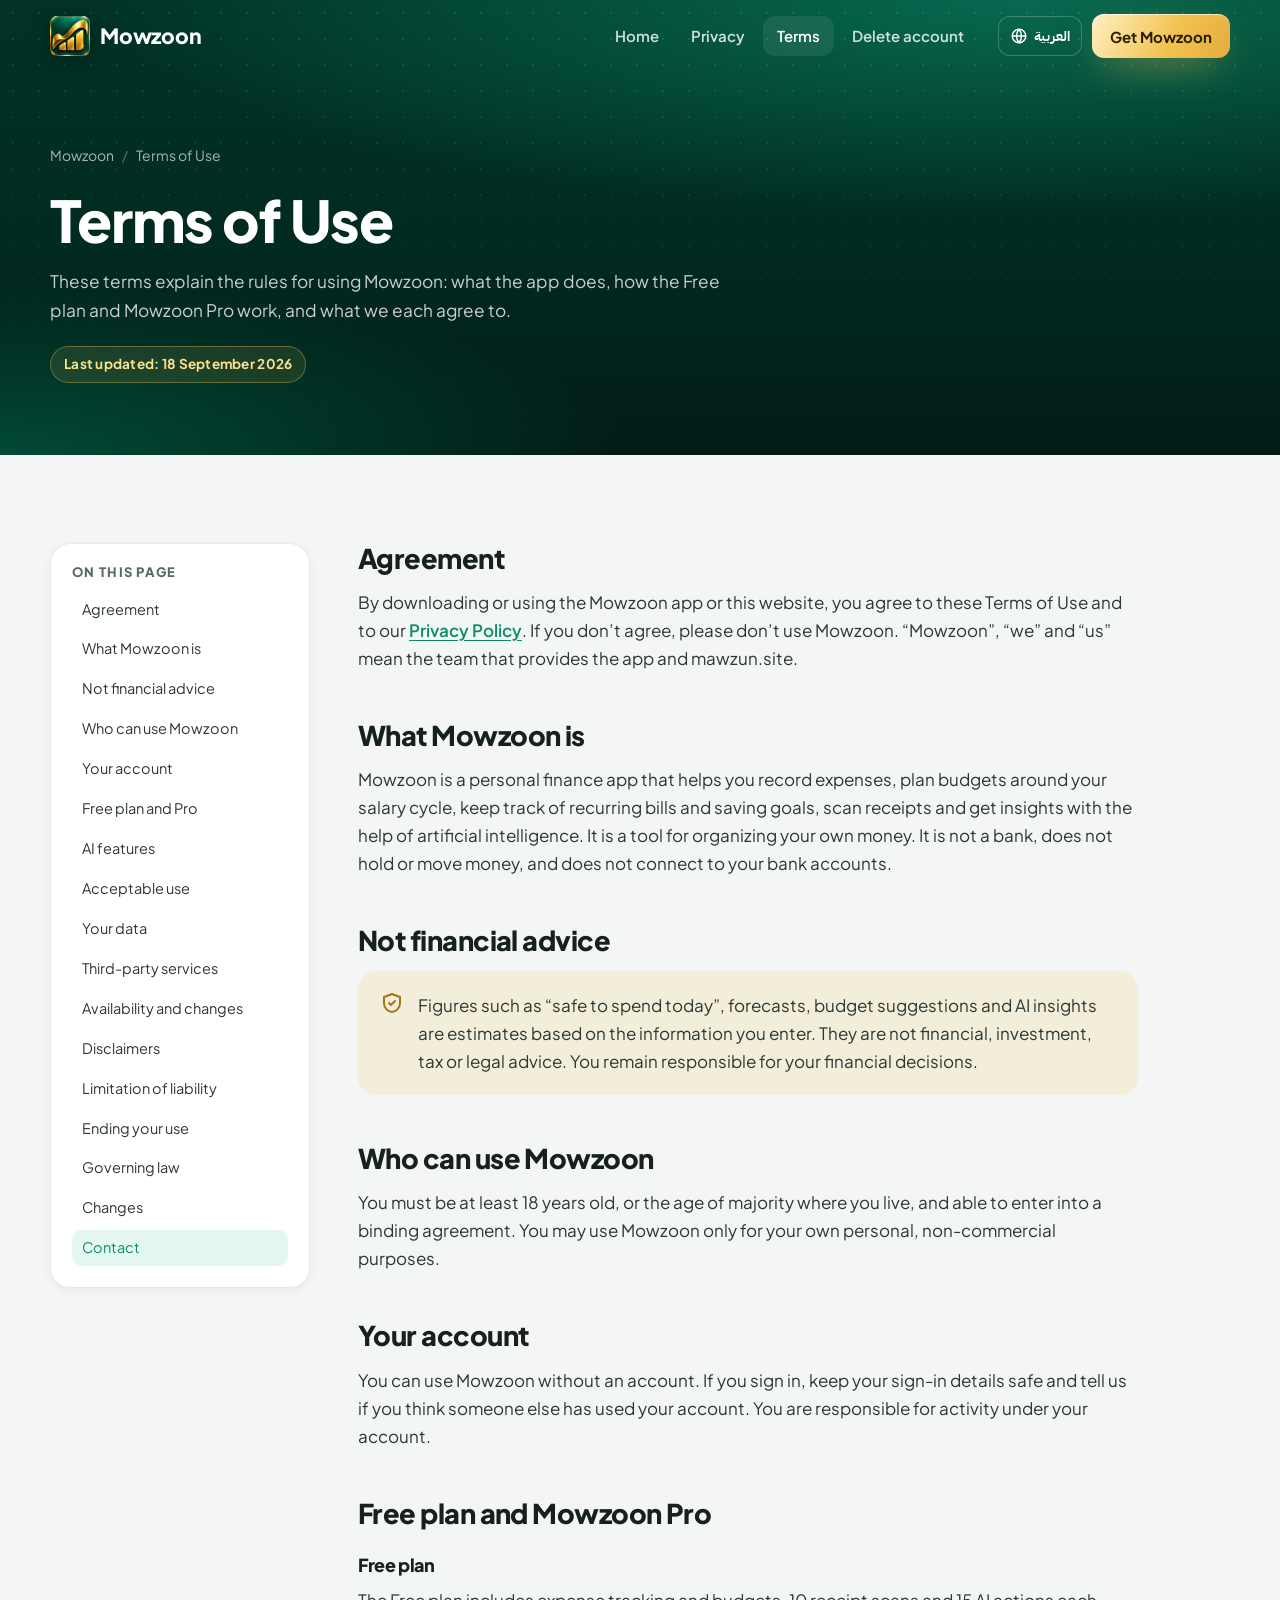
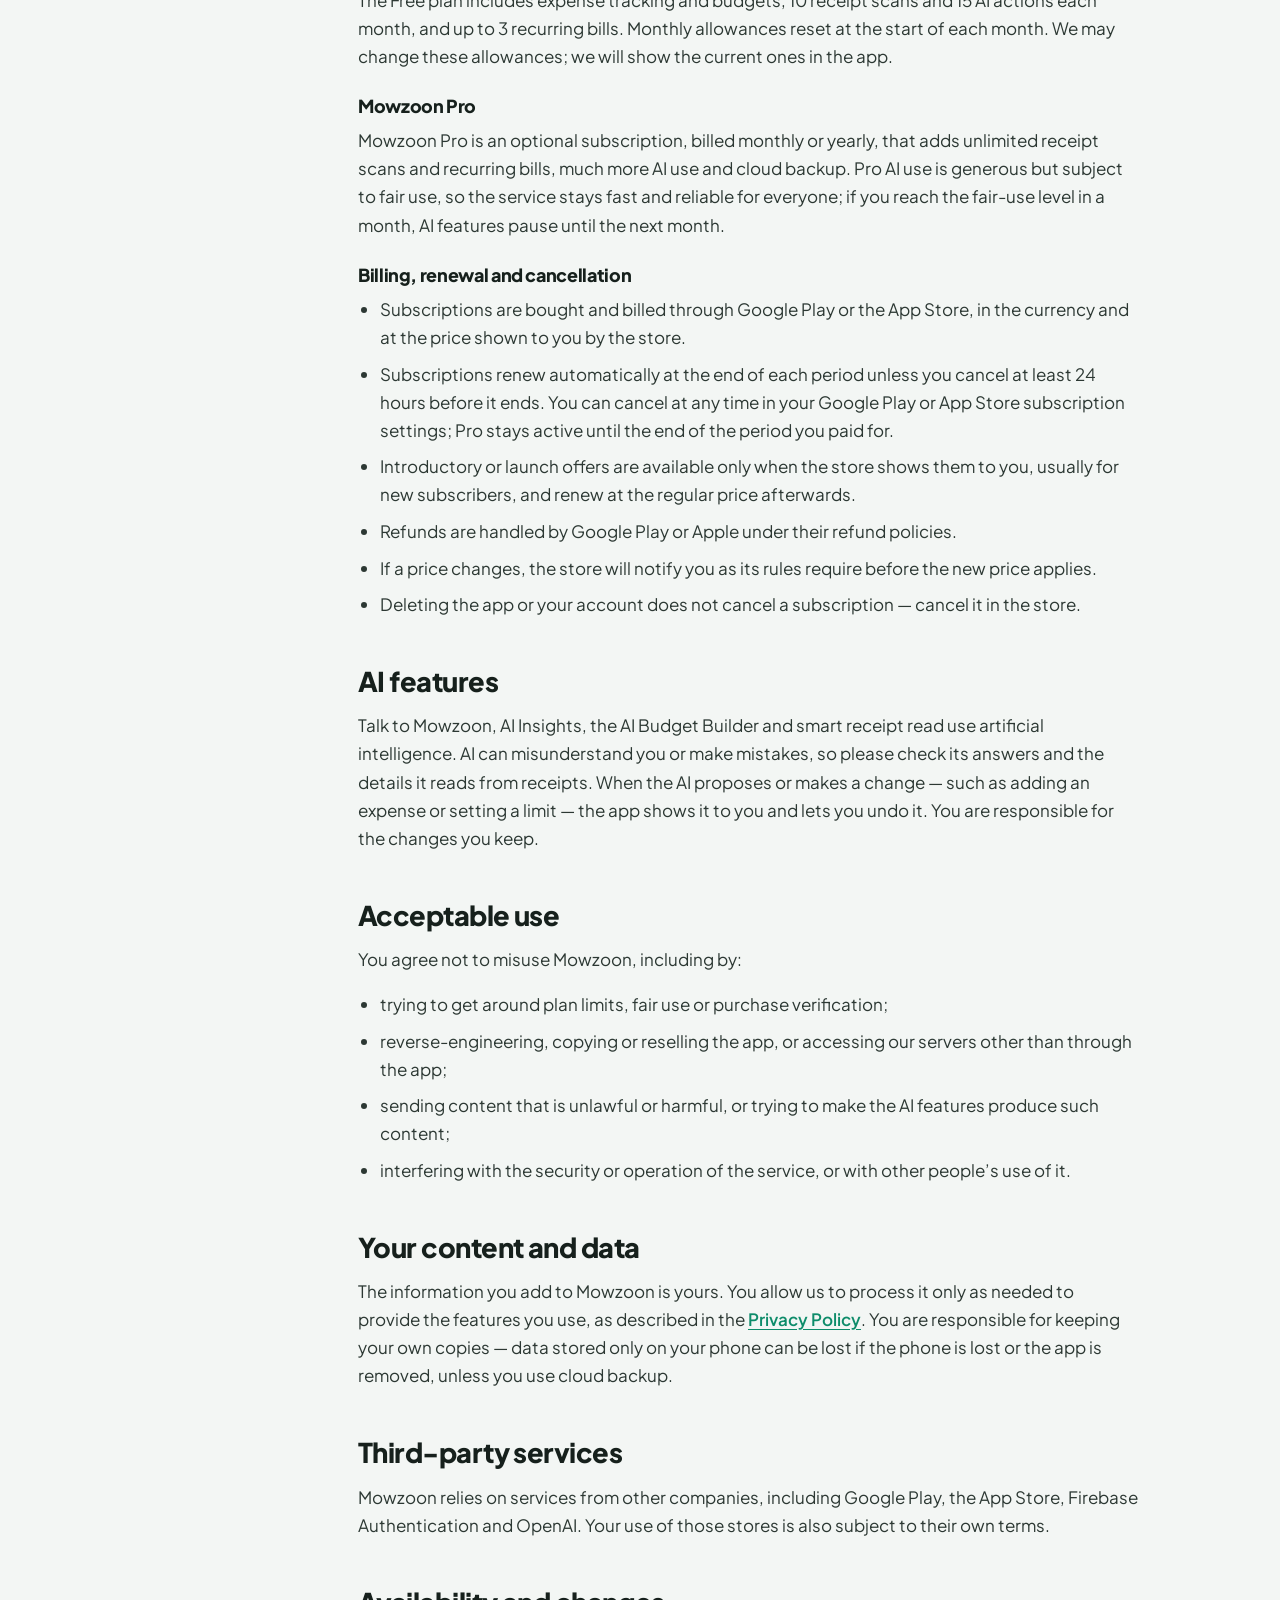
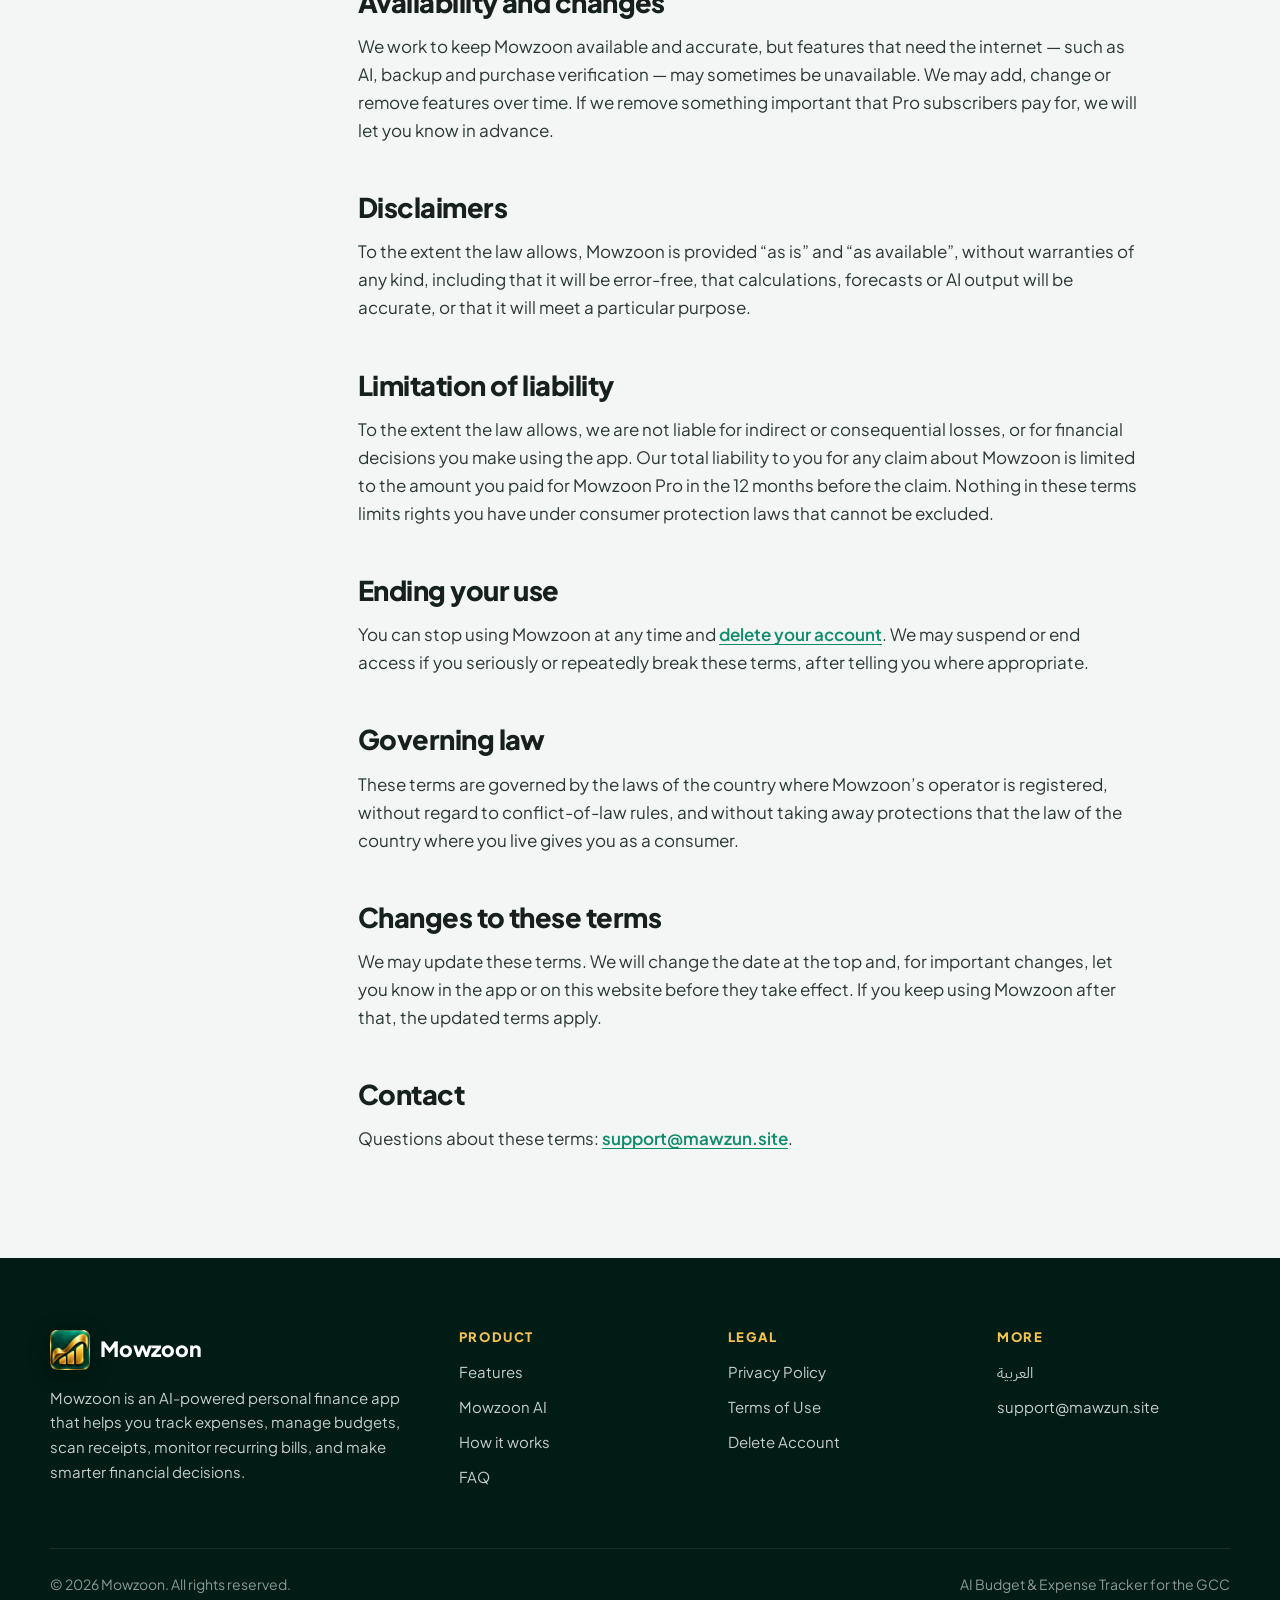
<file: en/terms-of-use/index.html>
<!doctype html>
<html lang="en" dir="ltr" class="no-js">
<head>
  <meta charset="utf-8">
  <meta name="viewport" content="width=device-width, initial-scale=1, viewport-fit=cover">
  <script>document.documentElement.className = document.documentElement.className.replace("no-js", "js");</script>
  <title>Terms of Use – Mowzoon</title>
  <meta name="description" content="The terms for using Mowzoon, the AI budget and expense tracker for the GCC: the Free plan, Mowzoon Pro subscriptions, AI features and your responsibilities.">
  <meta name="robots" content="index, follow, max-image-preview:large">
  <meta name="theme-color" content="#012a20">
  <link rel="canonical" href="https://mawzun.site/en/terms-of-use/">
  <link rel="alternate" hreflang="en" href="https://mawzun.site/en/terms-of-use/">
  <link rel="alternate" hreflang="ar" href="https://mawzun.site/ar/terms-of-use/">
  <link rel="alternate" hreflang="x-default" href="https://mawzun.site/en/terms-of-use/">
  <meta property="og:type" content="article">
  <meta property="og:site_name" content="Mowzoon">
  <meta property="og:title" content="Terms of Use – Mowzoon">
  <meta property="og:description" content="The Free plan, Mowzoon Pro subscriptions, AI features and your responsibilities.">
  <meta property="og:url" content="https://mawzun.site/en/terms-of-use/">
  <meta property="og:image" content="https://mawzun.site/assets/img/og-en.jpg">
  <meta property="og:locale" content="en_US">
  <meta name="twitter:card" content="summary_large_image">
  <link rel="icon" href="../../favicon.ico" sizes="any">
  <link rel="icon" href="../../favicon.png" type="image/png">
  <link rel="apple-touch-icon" href="../../apple-touch-icon.png">
  <link rel="manifest" href="../../site.webmanifest">
  <link rel="preconnect" href="https://fonts.googleapis.com">
  <link rel="preconnect" href="https://fonts.gstatic.com" crossorigin>
  <link rel="stylesheet" href="https://fonts.googleapis.com/css2?family=IBM+Plex+Sans+Arabic:wght@400;500;600;700&amp;family=Plus+Jakarta+Sans:wght@500;600;700;800&amp;display=swap">
  <link rel="stylesheet" href="../../assets/css/main.css">
  <script type="application/ld+json">
  {
    "@context": "https://schema.org",
    "@graph": [
      {
        "@type": "WebPage",
        "@id": "https://mawzun.site/en/terms-of-use/#webpage",
        "url": "https://mawzun.site/en/terms-of-use/",
        "name": "Terms of Use – Mowzoon",
        "inLanguage": "en",
        "dateModified": "2026-09-18",
        "isPartOf": { "@id": "https://mawzun.site/#website" },
        "about": { "@id": "https://mawzun.site/#app" },
        "publisher": { "@id": "https://mawzun.site/#organization" }
      },
      {
        "@type": "BreadcrumbList",
        "itemListElement": [
          { "@type": "ListItem", "position": 1, "name": "Mowzoon", "item": "https://mawzun.site/en/" },
          { "@type": "ListItem", "position": 2, "name": "Terms of Use", "item": "https://mawzun.site/en/terms-of-use/" }
        ]
      }
    ]
  }
  </script>
</head>
<body>
  <svg width="0" height="0" style="position:absolute" aria-hidden="true" focusable="false">
    <defs>
      <symbol id="i-check" viewBox="0 0 24 24"><path d="M20 6 9 17l-5-5" fill="none" stroke="currentColor" stroke-width="2.4" stroke-linecap="round" stroke-linejoin="round"/></symbol>
      <symbol id="i-arrow" viewBox="0 0 24 24"><path d="M5 12h14M13 6l6 6-6 6" fill="none" stroke="currentColor" stroke-width="2" stroke-linecap="round" stroke-linejoin="round"/></symbol>
      <symbol id="i-sparkle" viewBox="0 0 24 24"><path d="M11 2.5 13 8l5.5 2L13 12l-2 5.5L9 12 3.5 10 9 8z" fill="currentColor"/><path d="M18.5 14.5 19.5 17l2.5 1-2.5 1-1 2.5-1-2.5-2.5-1 2.5-1z" fill="currentColor"/></symbol>
      <symbol id="i-mic" viewBox="0 0 24 24"><g fill="none" stroke="currentColor" stroke-width="2" stroke-linecap="round" stroke-linejoin="round"><rect x="9" y="3" width="6" height="11" rx="3"/><path d="M5 11a7 7 0 0 0 14 0M12 18v3"/></g></symbol>
      <symbol id="i-camera" viewBox="0 0 24 24"><g fill="none" stroke="currentColor" stroke-width="2" stroke-linejoin="round"><path d="M4 8h3l2-3h6l2 3h3v11H4z"/><circle cx="12" cy="13" r="3.5"/></g></symbol>
      <symbol id="i-receipt" viewBox="0 0 24 24"><g fill="none" stroke="currentColor" stroke-width="2" stroke-linecap="round" stroke-linejoin="round"><path d="M6 3h12v18l-3-2-3 2-3-2-3 2z"/><path d="M9 8h6M9 12h6M9 16h3"/></g></symbol>
      <symbol id="i-wallet" viewBox="0 0 24 24"><g fill="none" stroke="currentColor" stroke-width="2" stroke-linecap="round" stroke-linejoin="round"><path d="M19 7V5.5A1.5 1.5 0 0 0 17.5 4H5a2 2 0 0 0 0 4h14a1 1 0 0 1 1 1v10a1 1 0 0 1-1 1H5a2 2 0 0 1-2-2V6"/><path d="M16 14h.01"/></g></symbol>
      <symbol id="i-chart" viewBox="0 0 24 24"><g fill="none" stroke="currentColor" stroke-width="2" stroke-linecap="round" stroke-linejoin="round"><path d="M3 3v18h18"/><path d="m7 15 4-4 3 3 5-6"/></g></symbol>
      <symbol id="i-pie" viewBox="0 0 24 24"><g fill="none" stroke="currentColor" stroke-width="2" stroke-linejoin="round"><path d="M21 13A9 9 0 1 1 11 3v10z"/><path d="M14 3.2A9 9 0 0 1 20.8 10H14z"/></g></symbol>
      <symbol id="i-repeat" viewBox="0 0 24 24"><g fill="none" stroke="currentColor" stroke-width="2" stroke-linecap="round" stroke-linejoin="round"><path d="m17 2 4 4-4 4"/><path d="M3 11V9a3 3 0 0 1 3-3h15"/><path d="m7 22-4-4 4-4"/><path d="M21 13v2a3 3 0 0 1-3 3H3"/></g></symbol>
      <symbol id="i-target" viewBox="0 0 24 24"><g fill="none" stroke="currentColor" stroke-width="2"><circle cx="12" cy="12" r="9"/><circle cx="12" cy="12" r="5"/><circle cx="12" cy="12" r="1.2" fill="currentColor"/></g></symbol>
      <symbol id="i-shield" viewBox="0 0 24 24"><g fill="none" stroke="currentColor" stroke-width="2" stroke-linecap="round" stroke-linejoin="round"><path d="M12 3 20 6v6c0 5-3.5 8.5-8 9-4.5-.5-8-4-8-9V6z"/><path d="m9 12 2 2 4-4"/></g></symbol>
      <symbol id="i-phone" viewBox="0 0 24 24"><g fill="none" stroke="currentColor" stroke-width="2" stroke-linecap="round"><rect x="6" y="2" width="12" height="20" rx="3"/><path d="M11 18h2"/></g></symbol>
      <symbol id="i-user" viewBox="0 0 24 24"><g fill="none" stroke="currentColor" stroke-width="2" stroke-linecap="round"><circle cx="12" cy="8" r="4"/><path d="M4 21a8 8 0 0 1 16 0"/></g></symbol>
      <symbol id="i-eye-off" viewBox="0 0 24 24"><g fill="none" stroke="currentColor" stroke-width="2" stroke-linecap="round" stroke-linejoin="round"><path d="m3 3 18 18"/><path d="M10.6 5.1A10 10 0 0 1 12 5c6 0 9.5 7 9.5 7a17 17 0 0 1-3.2 4.2M6.6 6.6A17 17 0 0 0 2.5 12S6 19 12 19a9.6 9.6 0 0 0 5.4-1.6"/><path d="M9.9 9.9a3 3 0 0 0 4.2 4.2"/></g></symbol>
      <symbol id="i-lock" viewBox="0 0 24 24"><g fill="none" stroke="currentColor" stroke-width="2" stroke-linecap="round"><rect x="4" y="10" width="16" height="11" rx="2"/><path d="M8 10V7a4 4 0 0 1 8 0v3"/></g></symbol>
      <symbol id="i-trash" viewBox="0 0 24 24"><g fill="none" stroke="currentColor" stroke-width="2" stroke-linecap="round" stroke-linejoin="round"><path d="M4 7h16M10 11v6M14 11v6M6 7l1 13a1 1 0 0 0 1 1h8a1 1 0 0 0 1-1l1-13M9 7V4h6v3"/></g></symbol>
      <symbol id="i-globe" viewBox="0 0 24 24"><g fill="none" stroke="currentColor" stroke-width="2"><circle cx="12" cy="12" r="9"/><path d="M3 12h18M12 3a14 14 0 0 1 0 18M12 3a14 14 0 0 0 0 18"/></g></symbol>
      <symbol id="i-calendar" viewBox="0 0 24 24"><g fill="none" stroke="currentColor" stroke-width="2" stroke-linecap="round"><rect x="3" y="4" width="18" height="17" rx="2"/><path d="M3 9h18M8 2v4M16 2v4"/></g></symbol>
      <symbol id="i-chevron" viewBox="0 0 24 24"><path d="m9 18 6-6-6-6" fill="none" stroke="currentColor" stroke-width="2.2" stroke-linecap="round" stroke-linejoin="round"/></symbol>
      <symbol id="i-chevron-back" viewBox="0 0 24 24"><path d="m15 18-6-6 6-6" fill="none" stroke="currentColor" stroke-width="2.2" stroke-linecap="round" stroke-linejoin="round"/></symbol>
      <symbol id="i-info" viewBox="0 0 24 24"><g fill="none" stroke="currentColor" stroke-width="2" stroke-linecap="round"><circle cx="12" cy="12" r="9"/><path d="M12 11v5M12 8h.01"/></g></symbol>
      <symbol id="i-play" viewBox="0 0 24 24"><defs><linearGradient id="play-g" x1="0" y1="0" x2="1" y2="1"><stop offset="0" stop-color="#1fc99a"/><stop offset="1" stop-color="#f2c14e"/></linearGradient></defs><path d="M5 3.4v17.2a1 1 0 0 0 1.5.86l14.2-8.6a1 1 0 0 0 0-1.72L6.5 2.54A1 1 0 0 0 5 3.4z" fill="url(#play-g)"/></symbol>
    </defs>
  </svg>

  <a class="skip-link" href="#main">Skip to content</a>

  <header class="site-header">
    <div class="container">
      <a class="brand" href="../" aria-label="Mowzoon home"><img src="../../assets/img/logo-96.png" width="40" height="40" alt=""><span>Mowzoon</span></a>
      <nav id="site-nav" class="site-nav" aria-label="Main">
        <a href="../">Home</a>
        <a href="../privacy-policy/">Privacy</a>
        <a href="./" aria-current="page">Terms</a>
        <a href="../delete-account/">Delete account</a>
      </nav>
      <div class="header-actions">
        <a class="lang-switch" href="../../ar/terms-of-use/" hreflang="ar" lang="ar" data-lang="ar"><svg aria-hidden="true"><use href="#i-globe"/></svg><span>العربية</span></a>
        <a class="btn btn--gold header-cta" href="../#download">Get Mowzoon</a>
        <button class="nav-toggle" type="button" aria-expanded="false" aria-controls="site-nav" aria-label="Menu"><span></span></button>
      </div>
    </div>
  </header>

  <main id="main">
    <section class="page-hero">
      <div class="container">
        <ol class="breadcrumbs"><li><a href="../">Mowzoon</a></li><li aria-current="page">Terms of Use</li></ol>
        <h1>Terms of Use</h1>
        <p>These terms explain the rules for using Mowzoon: what the app does, how the Free plan and Mowzoon Pro work, and what we each agree to.</p>
        <span class="chip chip--gold updated">Last updated: 18 September 2026</span>
      </div>
    </section>

    <div class="container legal-layout">
      <aside class="toc" aria-labelledby="toc-title">
        <h2 id="toc-title">On this page</h2>
        <ol>
          <li><a href="#agreement">Agreement</a></li>
          <li><a href="#service">What Mowzoon is</a></li>
          <li><a href="#not-advice">Not financial advice</a></li>
          <li><a href="#eligibility">Who can use Mowzoon</a></li>
          <li><a href="#account">Your account</a></li>
          <li><a href="#plans">Free plan and Pro</a></li>
          <li><a href="#ai">AI features</a></li>
          <li><a href="#acceptable-use">Acceptable use</a></li>
          <li><a href="#your-data">Your data</a></li>
          <li><a href="#third-party">Third-party services</a></li>
          <li><a href="#availability">Availability and changes</a></li>
          <li><a href="#disclaimers">Disclaimers</a></li>
          <li><a href="#liability">Limitation of liability</a></li>
          <li><a href="#ending">Ending your use</a></li>
          <li><a href="#law">Governing law</a></li>
          <li><a href="#changes">Changes</a></li>
          <li><a href="#contact">Contact</a></li>
        </ol>
      </aside>

      <article class="legal">
        <h2 id="agreement">Agreement</h2>
        <p>By downloading or using the Mowzoon app or this website, you agree to these Terms of Use and to our <a href="../privacy-policy/">Privacy Policy</a>. If you don’t agree, please don’t use Mowzoon. “Mowzoon”, “we” and “us” mean the team that provides the app and mawzun.site.</p>

        <h2 id="service">What Mowzoon is</h2>
        <p>Mowzoon is a personal finance app that helps you record expenses, plan budgets around your salary cycle, keep track of recurring bills and saving goals, scan receipts and get insights with the help of artificial intelligence. It is a tool for organizing your own money. It is not a bank, does not hold or move money, and does not connect to your bank accounts.</p>

        <h2 id="not-advice">Not financial advice</h2>
        <div class="callout callout--gold">
          <svg aria-hidden="true"><use href="#i-shield"/></svg>
          <p>Figures such as “safe to spend today”, forecasts, budget suggestions and AI insights are estimates based on the information you enter. They are not financial, investment, tax or legal advice. You remain responsible for your financial decisions.</p>
        </div>

        <h2 id="eligibility">Who can use Mowzoon</h2>
        <p>You must be at least 18 years old, or the age of majority where you live, and able to enter into a binding agreement. You may use Mowzoon only for your own personal, non-commercial purposes.</p>

        <h2 id="account">Your account</h2>
        <p>You can use Mowzoon without an account. If you sign in, keep your sign-in details safe and tell us if you think someone else has used your account. You are responsible for activity under your account.</p>

        <h2 id="plans">Free plan and Mowzoon Pro</h2>
        <h3>Free plan</h3>
        <p>The Free plan includes expense tracking and budgets, 10 receipt scans and 15 AI actions each month, and up to 3 recurring bills. Monthly allowances reset at the start of each month. We may change these allowances; we will show the current ones in the app.</p>
        <h3>Mowzoon Pro</h3>
        <p>Mowzoon Pro is an optional subscription, billed monthly or yearly, that adds unlimited receipt scans and recurring bills, much more AI use and cloud backup. Pro AI use is generous but subject to fair use, so the service stays fast and reliable for everyone; if you reach the fair-use level in a month, AI features pause until the next month.</p>
        <h3>Billing, renewal and cancellation</h3>
        <ul>
          <li>Subscriptions are bought and billed through Google Play or the App Store, in the currency and at the price shown to you by the store.</li>
          <li>Subscriptions renew automatically at the end of each period unless you cancel at least 24 hours before it ends. You can cancel at any time in your Google Play or App Store subscription settings; Pro stays active until the end of the period you paid for.</li>
          <li>Introductory or launch offers are available only when the store shows them to you, usually for new subscribers, and renew at the regular price afterwards.</li>
          <li>Refunds are handled by Google Play or Apple under their refund policies.</li>
          <li>If a price changes, the store will notify you as its rules require before the new price applies.</li>
          <li>Deleting the app or your account does not cancel a subscription — cancel it in the store.</li>
        </ul>

        <h2 id="ai">AI features</h2>
        <p>Talk to Mowzoon, AI Insights, the AI Budget Builder and smart receipt read use artificial intelligence. AI can misunderstand you or make mistakes, so please check its answers and the details it reads from receipts. When the AI proposes or makes a change — such as adding an expense or setting a limit — the app shows it to you and lets you undo it. You are responsible for the changes you keep.</p>

        <h2 id="acceptable-use">Acceptable use</h2>
        <p>You agree not to misuse Mowzoon, including by:</p>
        <ul>
          <li>trying to get around plan limits, fair use or purchase verification;</li>
          <li>reverse-engineering, copying or reselling the app, or accessing our servers other than through the app;</li>
          <li>sending content that is unlawful or harmful, or trying to make the AI features produce such content;</li>
          <li>interfering with the security or operation of the service, or with other people’s use of it.</li>
        </ul>

        <h2 id="your-data">Your content and data</h2>
        <p>The information you add to Mowzoon is yours. You allow us to process it only as needed to provide the features you use, as described in the <a href="../privacy-policy/">Privacy Policy</a>. You are responsible for keeping your own copies — data stored only on your phone can be lost if the phone is lost or the app is removed, unless you use cloud backup.</p>

        <h2 id="third-party">Third-party services</h2>
        <p>Mowzoon relies on services from other companies, including Google Play, the App Store, Firebase Authentication and OpenAI. Your use of those stores is also subject to their own terms.</p>

        <h2 id="availability">Availability and changes</h2>
        <p>We work to keep Mowzoon available and accurate, but features that need the internet — such as AI, backup and purchase verification — may sometimes be unavailable. We may add, change or remove features over time. If we remove something important that Pro subscribers pay for, we will let you know in advance.</p>

        <h2 id="disclaimers">Disclaimers</h2>
        <p>To the extent the law allows, Mowzoon is provided “as is” and “as available”, without warranties of any kind, including that it will be error-free, that calculations, forecasts or AI output will be accurate, or that it will meet a particular purpose.</p>

        <h2 id="liability">Limitation of liability</h2>
        <p>To the extent the law allows, we are not liable for indirect or consequential losses, or for financial decisions you make using the app. Our total liability to you for any claim about Mowzoon is limited to the amount you paid for Mowzoon Pro in the 12 months before the claim. Nothing in these terms limits rights you have under consumer protection laws that cannot be excluded.</p>

        <h2 id="ending">Ending your use</h2>
        <p>You can stop using Mowzoon at any time and <a href="../delete-account/">delete your account</a>. We may suspend or end access if you seriously or repeatedly break these terms, after telling you where appropriate.</p>

        <h2 id="law">Governing law</h2>
        <p>These terms are governed by the laws of the country where Mowzoon’s operator is registered, without regard to conflict-of-law rules, and without taking away protections that the law of the country where you live gives you as a consumer.</p>

        <h2 id="changes">Changes to these terms</h2>
        <p>We may update these terms. We will change the date at the top and, for important changes, let you know in the app or on this website before they take effect. If you keep using Mowzoon after that, the updated terms apply.</p>

        <h2 id="contact">Contact</h2>
        <p>Questions about these terms: <a href="mailto:support@mawzun.site">support@mawzun.site</a>.</p>
      </article>
    </div>
  </main>

  <footer class="site-footer">
    <div class="container">
      <div class="footer-grid">
        <div>
          <a class="brand" href="../"><img src="../../assets/img/logo-96.png" width="40" height="40" alt=""><span>Mowzoon</span></a>
          <p>Mowzoon is an AI-powered personal finance app that helps you track expenses, manage budgets, scan receipts, monitor recurring bills, and make smarter financial decisions.</p>
        </div>
        <nav aria-labelledby="footer-product">
          <h2 id="footer-product">Product</h2>
          <ul>
            <li><a href="../#features">Features</a></li>
            <li><a href="../#ai">Mowzoon AI</a></li>
            <li><a href="../#how-it-works">How it works</a></li>
            <li><a href="../#faq">FAQ</a></li>
          </ul>
        </nav>
        <nav aria-labelledby="footer-legal">
          <h2 id="footer-legal">Legal</h2>
          <ul>
            <li><a href="../privacy-policy/">Privacy Policy</a></li>
            <li><a href="../terms-of-use/">Terms of Use</a></li>
            <li><a href="../delete-account/">Delete Account</a></li>
          </ul>
        </nav>
        <nav aria-labelledby="footer-more">
          <h2 id="footer-more">More</h2>
          <ul>
            <li><a href="../../ar/" hreflang="ar" lang="ar" data-lang="ar">العربية</a></li>
            <li><a href="mailto:support@mawzun.site">support@mawzun.site</a></li>
          </ul>
        </nav>
      </div>
      <div class="footer-bottom">
        <span>© <span data-year>2026</span> Mowzoon. All rights reserved.</span>
        <span>AI Budget &amp; Expense Tracker for the GCC</span>
      </div>
    </div>
  </footer>

  <script src="../../assets/js/main.js" defer></script>
</body>
</html>
</file>
<file: assets/css/main.css>
/* Mowzoon — landing page and legal pages.
   Colours and type follow the app: the logo's deep green and gold, the app's
   mint, Plus Jakarta Sans for English and IBM Plex Sans Arabic for Arabic.
   Layout uses logical properties, so the Arabic pages mirror by themselves. */

:root {
  --green-950: #011b15;
  --green-900: #012a20;
  --green-800: #013d2e;
  --green-700: #005c44;
  --green-600: #0a7556;
  --mint: #1fc99a;
  --mint-600: #12a57d;
  --mint-700: #0e8c6a;
  --mint-100: #dafaf1;
  --mint-50: #e4f8f1;
  --gold-200: #ffecb3;
  --gold-300: #ffe08a;
  --gold-400: #f2c14e;
  --gold-500: #e2a93b;
  --gold-700: #a8741a;
  --ink: #16201c;
  --ink-2: #2c3833;
  --muted: #5c6b64;
  --faint: #8a968f;
  --canvas: #f3f6f4;
  --card: #ffffff;
  --border: #e3e9e6;
  --rose: #d45d52;
  --blue: #3457b2;
  --amber: #b45309;

  --gold-gradient: linear-gradient(120deg, #fff1c4 0%, #f2c14e 32%, #e2a93b 58%, #ffe08a 82%, #c98f22 100%);
  --hero-gradient: radial-gradient(120% 80% at 80% 0%, #07694f 0%, rgba(7, 105, 79, 0) 60%),
    radial-gradient(90% 70% at 0% 100%, #024a37 0%, rgba(2, 74, 55, 0) 55%),
    linear-gradient(180deg, #013326 0%, #012a20 55%, #011b15 100%);

  --radius-xl: 32px;
  --radius-lg: 24px;
  --radius: 20px;
  --radius-sm: 14px;
  --shadow-sm: 0 2px 10px rgba(1, 42, 32, 0.06);
  --shadow: 0 24px 60px -28px rgba(1, 42, 32, 0.35);
  --shadow-lg: 0 40px 90px -30px rgba(0, 0, 0, 0.55);

  --container: 1180px;
  --gutter: clamp(16px, 4vw, 28px);
  --header-h: 72px;

  --font-en: "Plus Jakarta Sans", "IBM Plex Sans Arabic", system-ui, -apple-system, "Segoe UI", Roboto, sans-serif;
  --font-ar: "IBM Plex Sans Arabic", "Plus Jakarta Sans", system-ui, -apple-system, "Segoe UI", Tahoma, sans-serif;

  color-scheme: light dark;
}

@media (prefers-color-scheme: dark) {
  :root {
    --ink: #eef2f0;
    --ink-2: #cfd8d4;
    --muted: #9aa8a1;
    --faint: #76827c;
    --canvas: #0d1311;
    --card: #141b18;
    --border: #25302b;
    --mint-50: #12352b;
    --mint-100: #164034;
    --shadow-sm: 0 2px 10px rgba(0, 0, 0, 0.3);
    --shadow: 0 24px 60px -28px rgba(0, 0, 0, 0.7);
  }
}

/* ── Base ─────────────────────────────────────────────────────────────── */

*,
*::before,
*::after {
  box-sizing: border-box;
}

html {
  -webkit-text-size-adjust: 100%;
  text-size-adjust: 100%;
  scroll-behavior: smooth;
  scroll-padding-top: calc(var(--header-h) + 16px);
}

body {
  margin: 0;
  font-family: var(--font-en);
  font-size: 17px;
  line-height: 1.65;
  color: var(--ink);
  background: var(--canvas);
  -webkit-font-smoothing: antialiased;
  text-rendering: optimizeLegibility;
  overflow-x: hidden;
}

html[lang="ar"] body {
  font-family: var(--font-ar);
  font-size: 17.5px;
  line-height: 1.8;
}

img,
svg {
  display: block;
  max-width: 100%;
}

img {
  height: auto;
}

a {
  color: inherit;
  text-decoration: none;
}

p {
  margin: 0 0 1em;
}

h1,
h2,
h3,
h4 {
  margin: 0;
  line-height: 1.15;
  letter-spacing: -0.02em;
  font-weight: 800;
  text-wrap: balance;
}

html[lang="ar"] h1,
html[lang="ar"] h2,
html[lang="ar"] h3,
html[lang="ar"] h4 {
  letter-spacing: 0;
  line-height: 1.35;
  font-weight: 700;
}

button,
input,
textarea {
  font: inherit;
  color: inherit;
}

:focus-visible {
  outline: 3px solid var(--gold-400);
  outline-offset: 3px;
  border-radius: 8px;
}

.container {
  width: min(100% - 2 * var(--gutter), var(--container));
  margin-inline: auto;
}

.skip-link {
  position: absolute;
  inset-inline-start: 16px;
  top: -60px;
  z-index: 100;
  padding: 10px 16px;
  border-radius: 12px;
  background: var(--gold-400);
  color: var(--green-950);
  font-weight: 700;
  transition: top 0.2s;
}

.skip-link:focus {
  top: 12px;
}

.visually-hidden {
  position: absolute !important;
  width: 1px;
  height: 1px;
  overflow: hidden;
  clip: rect(0 0 0 0);
  white-space: nowrap;
}

.gold-text {
  background: var(--gold-gradient);
  background-size: 220% 100%;
  -webkit-background-clip: text;
  background-clip: text;
  color: transparent;
  animation: shimmer 7s ease-in-out infinite;
}

@keyframes shimmer {
  0%,
  100% {
    background-position: 0% 50%;
  }
  50% {
    background-position: 100% 50%;
  }
}

/* ── Buttons & badges ─────────────────────────────────────────────────── */

.btn {
  position: relative;
  display: inline-flex;
  align-items: center;
  justify-content: center;
  gap: 10px;
  min-height: 54px;
  padding: 0 26px;
  border: 0;
  border-radius: 16px;
  font-weight: 700;
  font-size: 16px;
  line-height: 1;
  cursor: pointer;
  overflow: hidden;
  isolation: isolate;
  transition: transform 0.25s cubic-bezier(0.2, 0.8, 0.2, 1), box-shadow 0.25s, background-color 0.25s, color 0.25s;
}

.btn svg {
  width: 20px;
  height: 20px;
  flex: none;
}

.btn:hover {
  transform: translateY(-2px);
}

.btn:active {
  transform: translateY(0) scale(0.98);
}

.btn--gold {
  color: #2a1d02;
  background: var(--gold-gradient);
  background-size: 200% 100%;
  box-shadow: 0 14px 40px -12px rgba(242, 193, 78, 0.6), inset 0 1px 0 rgba(255, 255, 255, 0.6);
}

.btn--gold::after {
  content: "";
  position: absolute;
  inset: 0;
  z-index: -1;
  background: linear-gradient(110deg, transparent 20%, rgba(255, 255, 255, 0.65) 45%, transparent 70%);
  transform: translateX(-120%);
  animation: sheen 4.5s ease-in-out infinite 1.2s;
}

@keyframes sheen {
  0%,
  60% {
    transform: translateX(-120%);
  }
  100% {
    transform: translateX(120%);
  }
}

.btn--ghost {
  color: #fff;
  background: rgba(255, 255, 255, 0.06);
  box-shadow: inset 0 0 0 1.5px rgba(255, 255, 255, 0.28);
  backdrop-filter: blur(8px);
}

.btn--ghost:hover {
  background: rgba(255, 255, 255, 0.12);
}

.btn--dark {
  color: #fff;
  background: var(--green-900);
  box-shadow: 0 14px 30px -16px rgba(1, 42, 32, 0.7);
}

.btn--dark:hover {
  background: var(--green-700);
}

.btn--mint {
  color: var(--green-950);
  background: var(--mint);
  box-shadow: 0 14px 34px -14px rgba(31, 201, 154, 0.7);
}

.store-badges {
  display: flex;
  flex-wrap: wrap;
  gap: 12px;
}

.store-badge {
  display: inline-flex;
  align-items: center;
  gap: 12px;
  min-height: 58px;
  padding: 8px 20px 8px 16px;
  border-radius: 16px;
  color: #fff;
  background: #0b0f0e;
  box-shadow: inset 0 0 0 1px rgba(255, 255, 255, 0.16);
  transition: transform 0.25s, box-shadow 0.25s;
}

html[dir="rtl"] .store-badge {
  padding: 8px 16px 8px 20px;
}

.store-badge:hover {
  transform: translateY(-2px);
  box-shadow: inset 0 0 0 1px rgba(242, 193, 78, 0.6), 0 12px 30px -14px rgba(0, 0, 0, 0.6);
}

.store-badge svg {
  width: 28px;
  height: 28px;
  flex: none;
}

.store-badge small {
  display: block;
  font-size: 11px;
  font-weight: 500;
  letter-spacing: 0.04em;
  opacity: 0.8;
  line-height: 1.2;
}

.store-badge strong {
  display: block;
  font-size: 18px;
  line-height: 1.2;
  font-weight: 700;
}

.store-badge--soon {
  opacity: 0.75;
  cursor: default;
}

.store-badge--soon:hover {
  transform: none;
}

/* The badge that works today: a gold ring and a slow sheen, so it reads as the
   thing to tap. */
.store-badge--live {
  position: relative;
  overflow: hidden;
  isolation: isolate;
  box-shadow: inset 0 0 0 1.5px var(--gold-400), 0 0 0 6px rgba(242, 193, 78, 0.14),
    0 20px 44px -16px rgba(242, 193, 78, 0.6);
}

.store-badge--live::after {
  content: "";
  position: absolute;
  inset: 0;
  z-index: -1;
  background: linear-gradient(110deg, transparent 20%, rgba(255, 255, 255, 0.22) 45%, transparent 70%);
  transform: translateX(-120%);
  animation: sheen 4.5s ease-in-out infinite 1.6s;
}

.store-badge--live:hover {
  box-shadow: inset 0 0 0 2px var(--gold-300), 0 0 0 8px rgba(242, 193, 78, 0.2),
    0 24px 50px -14px rgba(242, 193, 78, 0.75);
}

/* The icon of a store that isn't live yet, with a "Soon" tag on its corner. */
.store-badge__icon {
  position: relative;
  display: inline-flex;
  flex: none;
}

.store-badge__tag {
  position: absolute;
  top: -10px;
  inset-inline-end: -14px;
  padding: 1px 6px;
  border-radius: 999px;
  background: #f2c14e;
  color: #012a20;
  font-size: 9px;
  font-weight: 800;
  line-height: 1.5;
  letter-spacing: 0.02em;
  white-space: nowrap;
  box-shadow: 0 0 0 2px #0b0f0e;
}

.chip {
  display: inline-flex;
  align-items: center;
  gap: 8px;
  padding: 7px 14px;
  border-radius: 999px;
  font-size: 13.5px;
  font-weight: 700;
  letter-spacing: 0.02em;
}

.chip svg {
  width: 16px;
  height: 16px;
}

.chip--gold {
  color: var(--gold-300);
  background: rgba(242, 193, 78, 0.1);
  box-shadow: inset 0 0 0 1px rgba(242, 193, 78, 0.35);
}

.chip--mint {
  color: var(--mint-700);
  background: var(--mint-50);
}

@media (prefers-color-scheme: dark) {
  .chip--mint {
    color: var(--mint);
  }
}

/* ── Header ───────────────────────────────────────────────────────────── */

.site-header {
  position: fixed;
  inset-inline: 0;
  top: 0;
  z-index: 50;
  height: var(--header-h);
  color: #fff;
  transition: background-color 0.3s, box-shadow 0.3s, backdrop-filter 0.3s;
}

.site-header.is-scrolled,
body.nav-open .site-header {
  background: rgba(1, 36, 28, 0.82);
  backdrop-filter: saturate(160%) blur(16px);
  -webkit-backdrop-filter: saturate(160%) blur(16px);
  box-shadow: 0 1px 0 rgba(255, 255, 255, 0.08);
}

.site-header .container {
  display: flex;
  align-items: center;
  gap: 20px;
  height: 100%;
}

.brand {
  display: inline-flex;
  align-items: center;
  gap: 10px;
  font-weight: 800;
  font-size: 21px;
  letter-spacing: -0.01em;
}

.brand img {
  width: 40px;
  height: 40px;
  filter: drop-shadow(0 4px 10px rgba(0, 0, 0, 0.35));
}

.site-nav {
  display: flex;
  align-items: center;
  gap: 4px;
  margin-inline-start: auto;
}

.site-nav a {
  padding: 8px 14px;
  border-radius: 12px;
  font-size: 15px;
  font-weight: 600;
  color: rgba(255, 255, 255, 0.82);
  transition: color 0.2s, background-color 0.2s;
}

.site-nav a:hover,
.site-nav a[aria-current="page"] {
  color: #fff;
  background: rgba(255, 255, 255, 0.08);
}

.header-actions {
  display: flex;
  align-items: center;
  gap: 10px;
}

.lang-switch {
  display: inline-flex;
  align-items: center;
  gap: 6px;
  padding: 8px 12px;
  border-radius: 12px;
  font-weight: 700;
  font-size: 14px;
  color: #fff;
  box-shadow: inset 0 0 0 1px rgba(255, 255, 255, 0.22);
  transition: background-color 0.2s;
}

.lang-switch:hover {
  background: rgba(255, 255, 255, 0.1);
}

.lang-switch svg {
  width: 18px;
  height: 18px;
}

.header-cta {
  min-height: 44px;
  padding: 0 18px;
  font-size: 15px;
  border-radius: 12px;
}

.nav-toggle {
  display: none;
  width: 44px;
  height: 44px;
  border: 0;
  border-radius: 12px;
  background: rgba(255, 255, 255, 0.08);
  cursor: pointer;
  position: relative;
}

.nav-toggle span,
.nav-toggle span::before,
.nav-toggle span::after {
  position: absolute;
  inset-inline-start: 12px;
  width: 20px;
  height: 2px;
  border-radius: 2px;
  background: #fff;
  transition: transform 0.3s, opacity 0.3s;
}

.nav-toggle span {
  top: 21px;
}

.nav-toggle span::before,
.nav-toggle span::after {
  content: "";
  inset-inline-start: 0;
}

.nav-toggle span::before {
  top: -7px;
}

.nav-toggle span::after {
  top: 7px;
}

.nav-toggle[aria-expanded="true"] span {
  background: transparent;
}

.nav-toggle[aria-expanded="true"] span::before {
  transform: translateY(7px) rotate(45deg);
}

.nav-toggle[aria-expanded="true"] span::after {
  transform: translateY(-7px) rotate(-45deg);
}

@media (max-width: 960px) {
  .nav-toggle {
    display: block;
  }

  .site-nav {
    position: fixed;
    inset: var(--header-h) 0 auto 0;
    flex-direction: column;
    align-items: stretch;
    gap: 4px;
    padding: 12px var(--gutter) 24px;
    margin: 0;
    background: rgba(1, 36, 28, 0.97);
    backdrop-filter: blur(16px);
    transform: translateY(-12px);
    opacity: 0;
    visibility: hidden;
    transition: opacity 0.25s, transform 0.25s, visibility 0.25s;
  }

  .site-nav.is-open {
    transform: none;
    opacity: 1;
    visibility: visible;
  }

  .site-nav a {
    padding: 14px 12px;
    font-size: 17px;
  }

  .header-actions {
    margin-inline-start: auto;
  }

  .header-cta {
    display: none;
  }
}

/* ── Hero ─────────────────────────────────────────────────────────────── */

/* Sizes that depend on the height of the window as well as its width, so the
   store buttons stay above the fold on a short laptop screen too. */
.hero {
  position: relative;
  padding-top: calc(var(--header-h) + clamp(28px, min(7vw, 8vh), 88px));
  padding-bottom: clamp(56px, 8vw, 110px);
  color: #fff;
  background: var(--hero-gradient);
  overflow: hidden;
  isolation: isolate;
}

.hero::before {
  /* A fine grid of dots, fading out towards the bottom. */
  content: "";
  position: absolute;
  inset: 0;
  z-index: -1;
  background-image: radial-gradient(rgba(255, 255, 255, 0.12) 1px, transparent 1.4px);
  background-size: 26px 26px;
  mask-image: linear-gradient(180deg, rgba(0, 0, 0, 0.9), transparent 85%);
  -webkit-mask-image: linear-gradient(180deg, rgba(0, 0, 0, 0.9), transparent 85%);
}

.glow {
  position: absolute;
  z-index: -1;
  border-radius: 50%;
  filter: blur(60px);
  opacity: 0.55;
  pointer-events: none;
  animation: drift 18s ease-in-out infinite alternate;
}

.glow--gold {
  width: 520px;
  height: 520px;
  inset-inline-end: -140px;
  top: 40px;
  background: radial-gradient(circle, rgba(242, 193, 78, 0.55), rgba(242, 193, 78, 0) 70%);
}

.glow--mint {
  width: 560px;
  height: 560px;
  inset-inline-start: -200px;
  bottom: -220px;
  background: radial-gradient(circle, rgba(31, 201, 154, 0.5), rgba(31, 201, 154, 0) 70%);
  animation-duration: 22s;
}

@keyframes drift {
  0% {
    transform: translate3d(0, 0, 0) scale(1);
  }
  50% {
    transform: translate3d(-40px, 30px, 0) scale(1.08);
  }
  100% {
    transform: translate3d(30px, -20px, 0) scale(0.96);
  }
}

.hero-grid {
  display: grid;
  grid-template-columns: minmax(0, 1.05fr) minmax(0, 0.95fr);
  align-items: center;
  gap: clamp(32px, 5vw, 64px);
}

.hero-copy .chip {
  margin-bottom: clamp(14px, 2.6vh, 22px);
}

.hero h1 {
  font-size: clamp(2.35rem, min(5.4vw, 8.2vh), 4.35rem);
  margin-bottom: clamp(14px, 2.6vh, 22px);
}

html[lang="ar"] .hero h1 {
  font-size: clamp(2.2rem, min(5vw, 7.6vh), 3.9rem);
}

.hero-lead {
  max-width: 600px;
  font-size: clamp(1.02rem, 1.6vw, 1.2rem);
  color: rgba(255, 255, 255, 0.8);
  margin-bottom: clamp(20px, 3.6vh, 32px);
}

/* The store buttons are the main action of the page. */
.hero-ctas {
  display: flex;
  flex-direction: column;
  align-items: flex-start;
  gap: 18px;
  margin-bottom: clamp(20px, 3.6vh, 30px);
}

.hero .store-badges {
  gap: 14px;
}

.hero .store-badges .store-badge {
  min-height: 68px;
  padding-block: 10px;
  padding-inline: 20px 28px;
  border-radius: 18px;
  gap: 14px;
}

.hero .store-badge svg {
  width: 34px;
  height: 34px;
}

/* Room for the "Soon" tag that sits on the icon's corner. */
.hero .store-badge__icon {
  margin-inline-end: 8px;
}

.hero .store-badge small {
  font-size: 11.5px;
}

.hero .store-badge strong {
  font-size: 21px;
}

/* Not live yet, so it has no hover, but it is as easy to see as the other one. */
.hero .store-badges .store-badge--soon {
  opacity: 1;
  box-shadow: inset 0 0 0 1.5px rgba(255, 255, 255, 0.34);
}

.hero-more {
  display: inline-flex;
  align-items: center;
  gap: 8px;
  font-size: 15.5px;
  font-weight: 700;
  color: rgba(255, 255, 255, 0.86);
  border-bottom: 2px solid transparent;
  transition: color 0.2s, border-color 0.2s;
}

.hero-more svg {
  width: 18px;
  height: 18px;
  transition: translate 0.25s;
}

.hero-more:hover {
  color: var(--gold-300);
  border-color: currentColor;
}

.hero-more:hover svg {
  translate: 3px 0;
}

html[dir="rtl"] .hero-more:hover svg {
  translate: -3px 0;
}

.hero-points {
  display: flex;
  flex-wrap: wrap;
  gap: 10px 22px;
  padding: 0;
  margin: 0;
  list-style: none;
  font-size: 14.5px;
  font-weight: 600;
  color: rgba(255, 255, 255, 0.78);
}

.hero-points li {
  display: inline-flex;
  align-items: center;
  gap: 8px;
}

.hero-points svg {
  width: 18px;
  height: 18px;
  color: var(--mint);
}

/* The phone and what floats around it. */
.hero-visual {
  position: relative;
  display: grid;
  place-items: center;
  min-height: 600px;
  perspective: 1400px;
}

.hero-chart {
  position: absolute;
  inset: 18% -18% auto;
  width: 136%;
  z-index: 0;
  opacity: 0.9;
}

html[dir="rtl"] .hero-chart {
  transform: scaleX(-1);
}

.hero-chart .bar {
  transform-box: fill-box;
  transform-origin: bottom;
  transform: scaleY(0);
  animation: grow 1.3s cubic-bezier(0.2, 0.8, 0.2, 1) forwards;
}

.hero-chart .bar:nth-of-type(2) {
  animation-delay: 0.15s;
}

.hero-chart .bar:nth-of-type(3) {
  animation-delay: 0.3s;
}

$1

.hero-chart .ribbon--echo {
  animation-delay: 0.8s;
}

.hero-chart .ribbon-end {
  transform-box: fill-box;
  transform-origin: center;
  opacity: 0;
  animation: appear 0.4s ease-out forwards 2.9s, pulse 2.4s ease-in-out infinite 3.3s;
}

@keyframes appear {
  to {
    opacity: 1;
  }
}

@keyframes pulse {
  0%,
  100% {
    transform: scale(1);
    filter: drop-shadow(0 0 0 rgba(255, 224, 138, 0));
  }
  50% {
    transform: scale(1.35);
    filter: drop-shadow(0 0 12px rgba(255, 224, 138, 0.9));
  }
}

@keyframes grow {
  to {
    transform: scaleY(1);
  }
}

@keyframes draw {
  to {
    stroke-dashoffset: 0;
  }
}

.phone {
  position: relative;
  z-index: 2;
  width: min(300px, 72vw);
  padding: 11px;
  border-radius: 46px;
  background: linear-gradient(145deg, #1b2320, #070a09 60%);
  box-shadow: var(--shadow-lg), inset 0 0 0 1.5px rgba(242, 193, 78, 0.28), inset 0 0 0 7px #0b0f0e;
  transform-style: preserve-3d;
  transition: transform 0.4s cubic-bezier(0.2, 0.8, 0.2, 1);
}

.phone::before {
  /* The camera island. */
  content: "";
  position: absolute;
  top: 20px;
  left: 50%;
  z-index: 3;
  width: 86px;
  height: 22px;
  border-radius: 999px;
  background: #050706;
  transform: translateX(-50%);
}

.phone img {
  width: 100%;
  aspect-ratio: 9 / 16;
  object-fit: cover;
  border-radius: 36px;
  background: var(--canvas);
}

.phone--sm {
  width: min(250px, 62vw);
  border-radius: 40px;
  padding: 9px;
}

.phone--sm::before {
  top: 16px;
  width: 70px;
  height: 18px;
}

.phone--sm img {
  border-radius: 31px;
}

.hero-phone {
  animation: float 7s ease-in-out infinite;
}

@keyframes float {
  0%,
  100% {
    translate: 0 0;
  }
  50% {
    translate: 0 -14px;
  }
}

.float-card {
  position: absolute;
  z-index: 3;
  display: flex;
  align-items: center;
  gap: 12px;
  padding: 12px 16px;
  border-radius: 18px;
  color: var(--ink);
  background: rgba(255, 255, 255, 0.94);
  box-shadow: 0 22px 50px -20px rgba(0, 0, 0, 0.55);
  backdrop-filter: blur(12px);
  animation: bob 6s ease-in-out infinite;
  white-space: nowrap;
}

@media (prefers-color-scheme: dark) {
  .float-card {
    color: #16201c;
  }
}

.float-card small {
  display: block;
  font-size: 12px;
  font-weight: 600;
  color: #5c6b64;
  line-height: 1.3;
}

.float-card strong {
  display: block;
  font-size: 16px;
  font-weight: 800;
  line-height: 1.3;
}

.float-card .icon {
  display: grid;
  place-items: center;
  width: 38px;
  height: 38px;
  flex: none;
  border-radius: 12px;
}

.float-card .icon svg {
  width: 20px;
  height: 20px;
}

.float-card--safe {
  top: 11%;
  inset-inline-start: -2%;
}

.float-card--ai {
  top: 44%;
  inset-inline-end: -6%;
  animation-delay: -2s;
  max-width: 250px;
  white-space: normal;
}

.float-card--receipt {
  bottom: 12%;
  inset-inline-start: -4%;
  animation-delay: -4s;
}

.float-card--savings {
  bottom: 3%;
  inset-inline-end: 4%;
  animation-delay: -1s;
  padding: 10px 14px;
}

@keyframes bob {
  0%,
  100% {
    transform: translate3d(0, 0, 0);
  }
  50% {
    transform: translate3d(0, -10px, 0);
  }
}

.ring {
  width: 40px;
  height: 40px;
  flex: none;
  transform: rotate(-90deg);
}

.ring circle {
  fill: none;
  stroke-width: 5;
}

.ring .track {
  stroke: #eaefec;
}

.ring .value {
  stroke: var(--mint);
  stroke-linecap: round;
  stroke-dasharray: 100.5;
  stroke-dashoffset: 100.5;
  transition: stroke-dashoffset 1.8s cubic-bezier(0.2, 0.8, 0.2, 1) 0.4s;
}

.is-ready .ring .value {
  stroke-dashoffset: 34;
}

.sparkle {
  animation: twinkle 2.4s ease-in-out infinite;
  transform-origin: center;
}

@keyframes twinkle {
  0%,
  100% {
    transform: scale(1) rotate(0);
    opacity: 1;
  }
  50% {
    transform: scale(0.82) rotate(12deg);
    opacity: 0.75;
  }
}

/* On a short, wide window, start the text at the top instead of centring it
   against the tall phone, so the store buttons are not pushed down. */
@media (min-width: 961px) and (max-height: 800px) {
  .hero-grid {
    align-items: start;
  }
}

@media (max-width: 960px) {
  .hero-grid {
    grid-template-columns: 1fr;
    text-align: center;
  }

  .hero-lead {
    margin-inline: auto;
  }

  .hero-ctas {
    align-items: center;
  }

  .hero-points,
  .hero .store-badges {
    justify-content: center;
  }

  .hero-visual {
    min-height: 560px;
    margin-top: 12px;
  }

  .float-card--safe {
    inset-inline-start: 2%;
  }

  .float-card--ai {
    inset-inline-end: 0;
  }

  .float-card--receipt {
    inset-inline-start: 0;
  }
}

@media (max-width: 520px) {
  .hero-visual {
    min-height: 520px;
  }

  .float-card {
    padding: 9px 12px;
    gap: 9px;
    border-radius: 14px;
  }

  .float-card strong {
    font-size: 14px;
  }

  .float-card .icon {
    width: 32px;
    height: 32px;
  }

  .float-card--ai {
    max-width: 190px;
    top: 50%;
  }

  .float-card--savings {
    display: none;
  }

  .btn {
    width: 100%;
  }

  /* One badge per row, as wide as the screen: easy to hit with a thumb. */
  .hero-ctas {
    align-items: stretch;
  }

  .hero .store-badges {
    flex-direction: column;
    align-items: stretch;
    gap: 12px;
  }

  .hero .store-badges .store-badge {
    min-height: 64px;
    justify-content: center;
  }

  .hero-more {
    align-self: center;
  }
}

/* ── Country marquee ──────────────────────────────────────────────────── */

.marquee {
  position: relative;
  padding: 22px 0;
  background: var(--green-950);
  color: rgba(255, 255, 255, 0.86);
  overflow: hidden;
  border-top: 1px solid rgba(255, 255, 255, 0.06);
  mask-image: linear-gradient(90deg, transparent, #000 10%, #000 90%, transparent);
  -webkit-mask-image: linear-gradient(90deg, transparent, #000 10%, #000 90%, transparent);
}

.marquee-track {
  display: flex;
  width: max-content;
  gap: 14px;
  animation: marquee 38s linear infinite;
}

html[dir="rtl"] .marquee-track {
  animation-name: marquee-rtl;
}

.marquee:hover .marquee-track {
  animation-play-state: paused;
}

.marquee-item {
  display: inline-flex;
  align-items: center;
  gap: 10px;
  padding: 10px 18px;
  border-radius: 999px;
  background: rgba(255, 255, 255, 0.05);
  box-shadow: inset 0 0 0 1px rgba(255, 255, 255, 0.08);
  font-weight: 600;
  font-size: 15px;
  white-space: nowrap;
}

.marquee-item b {
  color: var(--gold-400);
  font-weight: 800;
  font-size: 13px;
  letter-spacing: 0.06em;
}

@keyframes marquee {
  to {
    transform: translateX(-50%);
  }
}

@keyframes marquee-rtl {
  to {
    transform: translateX(50%);
  }
}

/* ── Sections ─────────────────────────────────────────────────────────── */

.section {
  position: relative;
  padding-block: clamp(76px, 10vw, 130px);
}

.section--tint {
  background: var(--card);
}

.section--dark {
  color: #fff;
  background: var(--hero-gradient);
  overflow: hidden;
  isolation: isolate;
}

.section-head {
  max-width: 760px;
  margin: 0 auto clamp(40px, 6vw, 64px);
  text-align: center;
}

.section-head .chip {
  margin-bottom: 18px;
}

.section-head h2,
.split h2 {
  font-size: clamp(1.9rem, 4vw, 3rem);
  margin-bottom: 16px;
}

.section-head p,
.split .lead {
  font-size: clamp(1rem, 1.5vw, 1.15rem);
  color: var(--muted);
  margin: 0;
}

.section--dark .section-head p,
.section--dark .lead {
  color: rgba(255, 255, 255, 0.78);
}

/* Features */
.features-grid {
  display: grid;
  grid-template-columns: repeat(3, minmax(0, 1fr));
  gap: 20px;
}

.feature-card {
  position: relative;
  padding: 30px 28px;
  border-radius: var(--radius-lg);
  background: var(--card);
  box-shadow: var(--shadow-sm), inset 0 0 0 1px var(--border);
  transition: transform 0.35s cubic-bezier(0.2, 0.8, 0.2, 1), box-shadow 0.35s;
  overflow: hidden;
}

.section--tint .feature-card {
  background: var(--canvas);
}

.feature-card::after {
  /* A soft light that follows the pointer (set by main.js). */
  content: "";
  position: absolute;
  inset: 0;
  background: radial-gradient(420px circle at var(--mx, 50%) var(--my, 0%), rgba(31, 201, 154, 0.12), transparent 45%);
  opacity: 0;
  transition: opacity 0.35s;
  pointer-events: none;
}

.feature-card:hover {
  transform: translateY(-6px);
  box-shadow: var(--shadow), inset 0 0 0 1px rgba(31, 201, 154, 0.45);
}

.feature-card:hover::after {
  opacity: 1;
}

.feature-card h3 {
  font-size: 1.22rem;
  margin: 20px 0 10px;
}

.feature-card p {
  margin: 0;
  color: var(--muted);
}

.feature-icon {
  display: grid;
  place-items: center;
  width: 56px;
  height: 56px;
  border-radius: 18px;
  color: #fff;
  background: linear-gradient(135deg, var(--mint) 0%, var(--mint-700) 100%);
  box-shadow: 0 14px 30px -14px rgba(14, 140, 106, 0.8);
  transition: transform 0.45s cubic-bezier(0.2, 0.8, 0.2, 1);
}

.feature-card:hover .feature-icon {
  transform: rotate(-8deg) scale(1.08);
}

.feature-icon svg {
  width: 26px;
  height: 26px;
}

.feature-icon--gold {
  color: #3a2700;
  background: var(--gold-gradient);
  box-shadow: 0 14px 30px -14px rgba(226, 169, 59, 0.9);
}

.feature-icon--blue {
  background: linear-gradient(135deg, #5b7fe0, var(--blue));
  box-shadow: 0 14px 30px -14px rgba(52, 87, 178, 0.8);
}

.feature-icon--amber {
  background: linear-gradient(135deg, #f0a23b, var(--amber));
  box-shadow: 0 14px 30px -14px rgba(180, 83, 9, 0.7);
}

.feature-icon--rose {
  background: linear-gradient(135deg, #ee8a7f, var(--rose));
  box-shadow: 0 14px 30px -14px rgba(212, 93, 82, 0.7);
}

.feature-icon--ink {
  background: linear-gradient(135deg, #2f5b4c, var(--green-900));
}

@media (max-width: 960px) {
  .features-grid {
    grid-template-columns: repeat(2, minmax(0, 1fr));
  }
}

@media (max-width: 620px) {
  .features-grid {
    grid-template-columns: 1fr;
  }
}

/* Split layouts */
.split {
  display: grid;
  grid-template-columns: minmax(0, 1fr) minmax(0, 1fr);
  align-items: center;
  gap: clamp(36px, 6vw, 84px);
}

.split--reverse > :first-child {
  order: 2;
}

@media (max-width: 960px) {
  .split,
  .split--reverse {
    grid-template-columns: 1fr;
  }

  .split--reverse > :first-child {
    order: 0;
  }
}

/* AI section */
.ai-list {
  display: grid;
  gap: 14px;
  padding: 0;
  margin: 32px 0 0;
  list-style: none;
}

.ai-list li {
  display: flex;
  gap: 16px;
  padding: 18px 20px;
  border-radius: 20px;
  background: rgba(255, 255, 255, 0.05);
  box-shadow: inset 0 0 0 1px rgba(255, 255, 255, 0.08);
  transition: background-color 0.3s, transform 0.3s;
}

.ai-list li:hover {
  background: rgba(255, 255, 255, 0.09);
  transform: translateX(4px);
}

html[dir="rtl"] .ai-list li:hover {
  transform: translateX(-4px);
}

.ai-list h3 {
  font-size: 1.05rem;
  margin: 2px 0 4px;
}

.ai-list p {
  margin: 0;
  font-size: 15px;
  color: rgba(255, 255, 255, 0.72);
}

.ai-list .icon {
  display: grid;
  place-items: center;
  width: 44px;
  height: 44px;
  flex: none;
  border-radius: 14px;
  color: var(--green-950);
  background: var(--mint);
}

.ai-list li:nth-child(2) .icon {
  background: var(--gold-400);
}

.ai-list li:nth-child(3) .icon {
  background: #ffcf9e;
}

.ai-list li:nth-child(4) .icon {
  background: #b9c9f5;
}

.ai-list .icon svg {
  width: 22px;
  height: 22px;
}

.ai-stage {
  position: relative;
  display: grid;
  place-items: center;
  min-height: 620px;
}

.ai-stage .phone {
  transform: rotate(-3deg);
}

html[dir="rtl"] .ai-stage .phone {
  transform: rotate(3deg);
}

.chat {
  position: absolute;
  z-index: 4;
  inset-inline-start: -4%;
  bottom: 6%;
  display: grid;
  gap: 10px;
  width: min(330px, 86%);
}

.bubble {
  padding: 12px 16px;
  border-radius: 18px;
  font-size: 14.5px;
  line-height: 1.5;
  box-shadow: 0 20px 44px -18px rgba(0, 0, 0, 0.6);
  opacity: 0;
  transform: translateY(14px) scale(0.96);
  transition: opacity 0.5s, transform 0.5s cubic-bezier(0.2, 0.8, 0.2, 1);
}

.bubble.is-shown {
  opacity: 1;
  transform: none;
}

.bubble--user {
  justify-self: end;
  color: var(--green-950);
  background: var(--mint);
  border-end-end-radius: 6px;
  font-weight: 600;
}

.bubble--bot {
  color: #16201c;
  background: #fff;
  border-end-start-radius: 6px;
}

.bubble--action {
  display: flex;
  align-items: center;
  gap: 10px;
  color: #0e5a45;
  background: #e4f8f1;
  font-weight: 700;
  font-size: 13.5px;
}

.bubble--action svg {
  width: 18px;
  height: 18px;
}

.typing {
  display: inline-flex;
  gap: 5px;
  padding: 14px 18px;
  border-radius: 18px;
  background: #fff;
  width: max-content;
  box-shadow: 0 20px 44px -18px rgba(0, 0, 0, 0.6);
  opacity: 0;
  transition: opacity 0.3s;
}

.typing.is-shown {
  opacity: 1;
}

.typing span {
  width: 7px;
  height: 7px;
  border-radius: 50%;
  background: var(--mint-700);
  animation: dots 1.1s ease-in-out infinite;
}

.typing span:nth-child(2) {
  animation-delay: 0.15s;
}

.typing span:nth-child(3) {
  animation-delay: 0.3s;
}

@keyframes dots {
  0%,
  80%,
  100% {
    transform: translateY(0);
    opacity: 0.4;
  }
  40% {
    transform: translateY(-5px);
    opacity: 1;
  }
}

@media (max-width: 520px) {
  .ai-stage {
    min-height: 560px;
  }

  .chat {
    inset-inline-start: 0;
    bottom: 2%;
  }
}

/* How it works */
.steps {
  position: relative;
  display: grid;
  grid-template-columns: repeat(3, minmax(0, 1fr));
  gap: 22px;
  padding: 0;
  margin: 0;
  list-style: none;
  counter-reset: step;
}

.steps::before {
  /* The line joining the steps, drawn when they come into view. */
  content: "";
  position: absolute;
  top: 34px;
  inset-inline: 16%;
  height: 2px;
  background: linear-gradient(90deg, var(--mint), var(--gold-400));
  transform: scaleX(0);
  transform-origin: left;
  transition: transform 1.6s cubic-bezier(0.65, 0, 0.35, 1) 0.3s;
}

html[dir="rtl"] .steps::before {
  transform-origin: right;
  background: linear-gradient(-90deg, var(--mint), var(--gold-400));
}

.steps.is-visible::before {
  transform: scaleX(1);
}

.step {
  position: relative;
  display: flex;
  flex-direction: column;
  align-items: center;
  text-align: center;
  padding: 0 8px;
}

.step-number {
  position: relative;
  z-index: 1;
  display: grid;
  place-items: center;
  width: 68px;
  height: 68px;
  margin-bottom: 20px;
  border-radius: 50%;
  font-size: 24px;
  font-weight: 800;
  color: var(--green-950);
  background: var(--gold-gradient);
  box-shadow: 0 0 0 8px var(--canvas), 0 18px 34px -12px rgba(226, 169, 59, 0.8);
}

.section--tint .step-number {
  box-shadow: 0 0 0 8px var(--card), 0 18px 34px -12px rgba(226, 169, 59, 0.8);
}

.step h3 {
  font-size: 1.25rem;
  margin-bottom: 8px;
}

.step p {
  color: var(--muted);
  max-width: 320px;
  margin-bottom: 26px;
}

.step .phone {
  margin-top: auto;
}

@media (max-width: 960px) {
  .steps {
    grid-template-columns: 1fr;
    gap: 56px;
  }

  .steps::before {
    display: none;
  }
}

/* Screens gallery */
.gallery {
  position: relative;
}

.gallery-track {
  display: flex;
  gap: 26px;
  padding: 16px var(--gutter) 34px;
  margin: 0;
  list-style: none;
  overflow-x: auto;
  scroll-snap-type: x mandatory;
  scroll-padding-inline: var(--gutter);
  scrollbar-width: none;
  -webkit-overflow-scrolling: touch;
}

.gallery-track::-webkit-scrollbar {
  display: none;
}

.gallery-item {
  flex: none;
  scroll-snap-align: center;
  text-align: center;
}

.gallery-item figcaption {
  margin-top: 16px;
  font-weight: 700;
  font-size: 15px;
  color: var(--ink-2);
}

.gallery-item .phone {
  width: 240px;
  transition: transform 0.4s cubic-bezier(0.2, 0.8, 0.2, 1);
}

.gallery-item:hover .phone {
  transform: translateY(-8px);
}

.gallery-nav {
  display: flex;
  justify-content: center;
  gap: 12px;
}

.gallery-nav button {
  display: grid;
  place-items: center;
  width: 48px;
  height: 48px;
  border: 0;
  border-radius: 50%;
  color: var(--ink);
  background: var(--card);
  box-shadow: var(--shadow-sm), inset 0 0 0 1px var(--border);
  cursor: pointer;
  transition: transform 0.2s, background-color 0.2s;
}

.gallery-nav button:hover {
  transform: scale(1.06);
  background: var(--mint-50);
}

.gallery-nav svg {
  width: 20px;
  height: 20px;
}

html[dir="rtl"] .gallery-nav svg {
  transform: scaleX(-1);
}

/* GCC */
.countries {
  display: grid;
  grid-template-columns: repeat(2, minmax(0, 1fr));
  gap: 14px;
  padding: 0;
  margin: 0;
  list-style: none;
}

.country {
  display: flex;
  align-items: center;
  gap: 14px;
  padding: 18px;
  border-radius: 20px;
  background: var(--card);
  box-shadow: var(--shadow-sm), inset 0 0 0 1px var(--border);
  transition: transform 0.3s, box-shadow 0.3s;
}

.country:hover {
  transform: translateY(-4px);
  box-shadow: var(--shadow), inset 0 0 0 1px rgba(242, 193, 78, 0.6);
}

.country-code {
  display: grid;
  place-items: center;
  width: 46px;
  height: 46px;
  flex: none;
  border-radius: 14px;
  font-weight: 800;
  font-size: 15px;
  letter-spacing: 0.04em;
  color: var(--mint-700);
  background: var(--mint-50);
}

@media (prefers-color-scheme: dark) {
  .country-code {
    color: var(--mint);
  }
}

.country strong {
  display: block;
  font-size: 16px;
  line-height: 1.3;
}

.country small {
  color: var(--muted);
  font-weight: 600;
  font-size: 13.5px;
}

.gcc-art {
  position: relative;
}

.gcc-art::before {
  content: "";
  position: absolute;
  inset: -40px;
  z-index: -1;
  border-radius: 50%;
  background: radial-gradient(circle, rgba(242, 193, 78, 0.18), transparent 65%);
}

@media (max-width: 620px) {
  .countries {
    grid-template-columns: repeat(2, minmax(0, 1fr));
  }
}

/* Trust */
.trust-card {
  display: grid;
  grid-template-columns: auto minmax(0, 1fr);
  gap: clamp(24px, 4vw, 48px);
  align-items: start;
  padding: clamp(28px, 5vw, 56px);
  border-radius: var(--radius-xl);
  background: var(--card);
  box-shadow: var(--shadow), inset 0 0 0 1px var(--border);
}

.shield {
  display: grid;
  place-items: center;
  width: 96px;
  height: 96px;
  border-radius: 30px;
  color: var(--gold-300);
  background: var(--hero-gradient);
  box-shadow: 0 22px 40px -18px rgba(1, 42, 32, 0.8);
}

.shield svg {
  width: 46px;
  height: 46px;
}

.trust-card h2 {
  font-size: clamp(1.7rem, 3.4vw, 2.5rem);
  margin-bottom: 14px;
}

.trust-card > div > p {
  color: var(--muted);
  font-size: 1.08rem;
}

.trust-points {
  display: grid;
  grid-template-columns: repeat(2, minmax(0, 1fr));
  gap: 14px 28px;
  padding: 0;
  margin: 26px 0 26px;
  list-style: none;
}

.trust-points li {
  display: flex;
  gap: 12px;
  font-size: 15.5px;
  color: var(--ink-2);
}

.trust-points svg {
  width: 22px;
  height: 22px;
  flex: none;
  margin-top: 2px;
  color: var(--mint-600);
}

.text-link {
  display: inline-flex;
  align-items: center;
  gap: 6px;
  font-weight: 700;
  color: var(--mint-700);
  border-bottom: 2px solid transparent;
  transition: border-color 0.2s;
}

.text-link:hover {
  border-color: currentColor;
}

@media (prefers-color-scheme: dark) {
  .text-link {
    color: var(--mint);
  }
}

.links-inline {
  display: flex;
  flex-wrap: wrap;
  gap: 10px 22px;
}

@media (max-width: 720px) {
  .trust-card {
    grid-template-columns: 1fr;
  }

  .trust-points {
    grid-template-columns: 1fr;
  }
}

/* FAQ */
.faq {
  max-width: 860px;
  margin-inline: auto;
  display: grid;
  gap: 12px;
}

.faq details {
  border-radius: 20px;
  background: var(--card);
  box-shadow: var(--shadow-sm), inset 0 0 0 1px var(--border);
  transition: box-shadow 0.3s;
}

.faq details[open] {
  box-shadow: var(--shadow), inset 0 0 0 1px rgba(31, 201, 154, 0.5);
}

.faq summary {
  display: flex;
  align-items: center;
  justify-content: space-between;
  gap: 16px;
  padding: 22px 24px;
  font-weight: 700;
  font-size: 1.06rem;
  cursor: pointer;
  list-style: none;
}

.faq summary::-webkit-details-marker {
  display: none;
}

.faq summary h3 {
  font-size: inherit;
  font-weight: inherit;
  letter-spacing: 0;
  line-height: 1.45;
}

.faq .plus {
  position: relative;
  width: 32px;
  height: 32px;
  flex: none;
  border-radius: 50%;
  background: var(--mint-50);
  transition: transform 0.35s cubic-bezier(0.2, 0.8, 0.2, 1), background-color 0.3s;
}

.faq .plus::before,
.faq .plus::after {
  content: "";
  position: absolute;
  top: 50%;
  left: 50%;
  width: 12px;
  height: 2px;
  border-radius: 2px;
  background: var(--mint-700);
  transform: translate(-50%, -50%);
}

.faq .plus::after {
  transform: translate(-50%, -50%) rotate(90deg);
}

.faq details[open] .plus {
  transform: rotate(135deg);
  background: var(--gold-400);
}

.faq details[open] .plus::before,
.faq details[open] .plus::after {
  background: var(--green-950);
}

.faq .answer {
  padding: 0 24px 22px;
  color: var(--muted);
}

.faq .answer p:last-child {
  margin-bottom: 0;
}

/* Final CTA */
.cta-card {
  position: relative;
  padding: clamp(40px, 7vw, 84px) clamp(24px, 6vw, 80px);
  border-radius: 36px;
  text-align: center;
  color: #fff;
  background: var(--hero-gradient);
  overflow: hidden;
  isolation: isolate;
  box-shadow: var(--shadow-lg);
}

.cta-card::before {
  content: "";
  position: absolute;
  inset: 0;
  z-index: -1;
  background: radial-gradient(60% 80% at 50% 0%, rgba(242, 193, 78, 0.28), transparent 70%);
}

.cta-card img {
  width: 96px;
  height: 96px;
  margin: 0 auto 26px;
  animation: float 6s ease-in-out infinite;
  filter: drop-shadow(0 18px 30px rgba(0, 0, 0, 0.45));
}

.cta-card h2 {
  font-size: clamp(2rem, 4.6vw, 3.4rem);
  margin-bottom: 16px;
}

.cta-card p {
  max-width: 600px;
  margin: 0 auto 32px;
  color: rgba(255, 255, 255, 0.8);
  font-size: 1.1rem;
}

.cta-card .store-badges {
  justify-content: center;
  margin-top: 22px;
}

/* ── Footer ───────────────────────────────────────────────────────────── */

.site-footer {
  padding: 72px 0 36px;
  color: rgba(255, 255, 255, 0.78);
  background: var(--green-950);
}

.footer-grid {
  display: grid;
  grid-template-columns: minmax(0, 1.6fr) repeat(3, minmax(0, 1fr));
  gap: 36px;
}

.site-footer .brand {
  color: #fff;
  margin-bottom: 16px;
}

.site-footer p {
  max-width: 360px;
  font-size: 15px;
}

.site-footer h2 {
  font-size: 13px;
  letter-spacing: 0.12em;
  text-transform: uppercase;
  color: var(--gold-400);
  margin-bottom: 16px;
}

html[lang="ar"] .site-footer h2 {
  letter-spacing: 0;
  font-size: 15px;
}

.site-footer ul {
  display: grid;
  gap: 10px;
  padding: 0;
  margin: 0;
  list-style: none;
  font-size: 15px;
}

.site-footer a:hover {
  color: #fff;
}

.footer-bottom {
  display: flex;
  flex-wrap: wrap;
  justify-content: space-between;
  gap: 12px;
  margin-top: 48px;
  padding-top: 24px;
  border-top: 1px solid rgba(255, 255, 255, 0.08);
  font-size: 14px;
  color: rgba(255, 255, 255, 0.55);
}

@media (max-width: 860px) {
  .footer-grid {
    grid-template-columns: repeat(2, minmax(0, 1fr));
  }

  .footer-grid > :first-child {
    grid-column: 1 / -1;
  }
}

/* ── Legal pages ──────────────────────────────────────────────────────── */

.page-hero {
  position: relative;
  padding: calc(var(--header-h) + clamp(40px, 6vw, 72px)) 0 clamp(40px, 6vw, 72px);
  color: #fff;
  background: var(--hero-gradient);
  overflow: hidden;
  isolation: isolate;
}

.page-hero::before {
  content: "";
  position: absolute;
  inset: 0;
  z-index: -1;
  background-image: radial-gradient(rgba(255, 255, 255, 0.1) 1px, transparent 1.4px);
  background-size: 26px 26px;
  mask-image: linear-gradient(180deg, #000, transparent);
  -webkit-mask-image: linear-gradient(180deg, #000, transparent);
}

.breadcrumbs {
  display: flex;
  flex-wrap: wrap;
  gap: 8px;
  padding: 0;
  margin: 0 0 20px;
  list-style: none;
  font-size: 14px;
  color: rgba(255, 255, 255, 0.65);
}

.breadcrumbs li + li::before {
  content: "/";
  margin-inline-end: 8px;
  opacity: 0.5;
}

.breadcrumbs a:hover {
  color: #fff;
}

.page-hero h1 {
  font-size: clamp(2.2rem, 5vw, 3.6rem);
  margin-bottom: 14px;
}

.page-hero p {
  max-width: 700px;
  margin: 0;
  color: rgba(255, 255, 255, 0.78);
  font-size: 1.08rem;
}

.updated {
  display: inline-flex;
  margin-top: 22px;
}

.legal-layout {
  display: grid;
  grid-template-columns: 260px minmax(0, 1fr);
  gap: 48px;
  align-items: start;
  padding-block: clamp(48px, 7vw, 88px);
}

.toc {
  position: sticky;
  top: calc(var(--header-h) + 24px);
  padding: 22px;
  border-radius: 20px;
  background: var(--card);
  box-shadow: var(--shadow-sm), inset 0 0 0 1px var(--border);
  font-size: 14.5px;
}

.toc h2 {
  font-size: 13px;
  letter-spacing: 0.1em;
  text-transform: uppercase;
  color: var(--muted);
  margin-bottom: 12px;
}

html[lang="ar"] .toc h2 {
  letter-spacing: 0;
  font-size: 15px;
}

.toc ol {
  display: grid;
  gap: 4px;
  padding: 0;
  margin: 0;
  list-style: none;
}

.toc a {
  display: block;
  padding: 6px 10px;
  border-radius: 10px;
  color: var(--ink-2);
  transition: background-color 0.2s, color 0.2s;
}

.toc a:hover,
.toc a.is-active {
  color: var(--mint-700);
  background: var(--mint-50);
}

@media (prefers-color-scheme: dark) {
  .toc a:hover,
  .toc a.is-active {
    color: var(--mint);
  }
}

.legal {
  max-width: 780px;
}

.legal h2 {
  font-size: clamp(1.35rem, 2.4vw, 1.7rem);
  margin: 48px 0 14px;
  scroll-margin-top: calc(var(--header-h) + 24px);
}

.legal h2:first-child {
  margin-top: 0;
}

.legal h3 {
  font-size: 1.12rem;
  margin: 26px 0 10px;
}

.legal p,
.legal li {
  color: var(--ink-2);
}

.legal ul,
.legal ol {
  padding-inline-start: 1.3em;
  margin: 0 0 1.1em;
}

.legal li {
  margin-bottom: 0.5em;
}

.legal a {
  color: var(--mint-700);
  font-weight: 600;
  text-decoration: underline;
  text-underline-offset: 3px;
}

@media (prefers-color-scheme: dark) {
  .legal a {
    color: var(--mint);
  }
}

.callout {
  display: flex;
  gap: 14px;
  padding: 20px 22px;
  margin: 0 0 26px;
  border-radius: 18px;
  background: var(--mint-50);
  color: var(--ink);
}

.callout svg {
  width: 24px;
  height: 24px;
  flex: none;
  color: var(--mint-700);
}

.callout p {
  margin: 0;
  color: var(--ink-2);
}

.callout--gold {
  background: rgba(242, 193, 78, 0.16);
}

.callout--gold svg {
  color: var(--gold-700);
}

.data-table {
  width: 100%;
  margin: 0 0 1.4em;
  border-collapse: separate;
  border-spacing: 0;
  border-radius: 16px;
  overflow: hidden;
  box-shadow: inset 0 0 0 1px var(--border);
  font-size: 15px;
}

.data-table th,
.data-table td {
  padding: 14px 16px;
  text-align: start;
  vertical-align: top;
  border-bottom: 1px solid var(--border);
}

.data-table th {
  font-weight: 700;
  background: var(--card);
}

.data-table tr:last-child td {
  border-bottom: 0;
}

.table-wrap {
  overflow-x: auto;
}

@media (max-width: 900px) {
  .legal-layout {
    grid-template-columns: 1fr;
    gap: 28px;
  }

  .toc {
    position: static;
  }
}

/* Delete account */
.steps-list {
  display: grid;
  gap: 14px;
  padding: 0;
  margin: 0 0 1.4em;
  list-style: none;
  counter-reset: s;
}

.steps-list li {
  position: relative;
  padding: 18px 20px;
  padding-inline-start: 64px;
  border-radius: 18px;
  background: var(--card);
  box-shadow: var(--shadow-sm), inset 0 0 0 1px var(--border);
  counter-increment: s;
  margin: 0;
}

.steps-list li::before {
  content: counter(s);
  position: absolute;
  inset-inline-start: 18px;
  top: 16px;
  display: grid;
  place-items: center;
  width: 32px;
  height: 32px;
  border-radius: 50%;
  font-weight: 800;
  color: var(--green-950);
  background: var(--gold-gradient);
}

.form-card {
  padding: clamp(22px, 4vw, 34px);
  margin: 12px 0 28px;
  border-radius: 24px;
  background: var(--card);
  box-shadow: var(--shadow), inset 0 0 0 1px var(--border);
}

.field {
  display: grid;
  gap: 8px;
  margin-bottom: 18px;
}

.field label {
  font-weight: 700;
  font-size: 15px;
}

.field input,
.field textarea {
  width: 100%;
  padding: 14px 16px;
  border: 0;
  border-radius: 14px;
  background: var(--canvas);
  box-shadow: inset 0 0 0 1.5px var(--border);
  transition: box-shadow 0.2s;
}

.field input:focus,
.field textarea:focus {
  outline: none;
  box-shadow: inset 0 0 0 2px var(--mint);
}

.check {
  display: flex;
  gap: 12px;
  align-items: flex-start;
  margin-bottom: 22px;
  font-size: 15px;
  color: var(--ink-2);
}

.check input {
  width: 20px;
  height: 20px;
  margin-top: 3px;
  accent-color: var(--mint-700);
  flex: none;
}

.form-note {
  margin: 14px 0 0;
  font-size: 14px;
  color: var(--muted);
}

.form-status {
  display: none;
  margin-top: 16px;
}

.form-status.is-shown {
  display: flex;
}

/* ── Language chooser (root) and 404 ──────────────────────────────────── */

.chooser {
  min-height: 100vh;
  min-height: 100svh;
  display: grid;
  place-items: center;
  padding: 40px var(--gutter);
  text-align: center;
  color: #fff;
  background: var(--hero-gradient);
  position: relative;
  overflow: hidden;
  isolation: isolate;
}

.chooser img {
  width: 110px;
  height: 110px;
  margin: 0 auto 24px;
  animation: float 6s ease-in-out infinite;
}

.chooser h1 {
  font-size: clamp(2rem, 5vw, 3rem);
  margin-bottom: 8px;
}

.chooser p {
  color: rgba(255, 255, 255, 0.78);
  margin-bottom: 30px;
}

.chooser .choices {
  display: flex;
  flex-wrap: wrap;
  justify-content: center;
  gap: 14px;
}

.chooser .choices .btn {
  min-width: 180px;
}

/* ── Reveal on scroll ─────────────────────────────────────────────────── */

.js [data-reveal] {
  opacity: 0;
  transform: translate3d(0, 34px, 0);
  transition: opacity 0.9s cubic-bezier(0.2, 0.8, 0.2, 1) var(--delay, 0ms),
    transform 0.9s cubic-bezier(0.2, 0.8, 0.2, 1) var(--delay, 0ms);
}

.js [data-reveal="left"] {
  transform: translate3d(-40px, 0, 0);
}

.js [data-reveal="right"] {
  transform: translate3d(40px, 0, 0);
}

html[dir="rtl"].js [data-reveal="left"] {
  transform: translate3d(40px, 0, 0);
}

html[dir="rtl"].js [data-reveal="right"] {
  transform: translate3d(-40px, 0, 0);
}

.js [data-reveal="zoom"] {
  transform: scale(0.92);
}

.js [data-reveal].is-visible {
  opacity: 1;
  transform: none;
}

/* ── Reduced motion ───────────────────────────────────────────────────── */

@media (prefers-reduced-motion: reduce) {
  html {
    scroll-behavior: auto;
  }

  *,
  *::before,
  *::after {
    animation-duration: 0.01ms !important;
    animation-iteration-count: 1 !important;
    transition-duration: 0.01ms !important;
    transition-delay: 0ms !important;
  }

  .hero-chart .ribbon {
    stroke-dashoffset: 0;
  }

$1
  .hero-chart .ribbon-end {
    opacity: 1;
  }

  .ring .value {
    stroke-dashoffset: 34;
  }

  .js [data-reveal] {
    opacity: 1;
    transform: none;
  }

  .bubble,
  .typing {
    opacity: 1;
    transform: none;
  }
}
</file>
